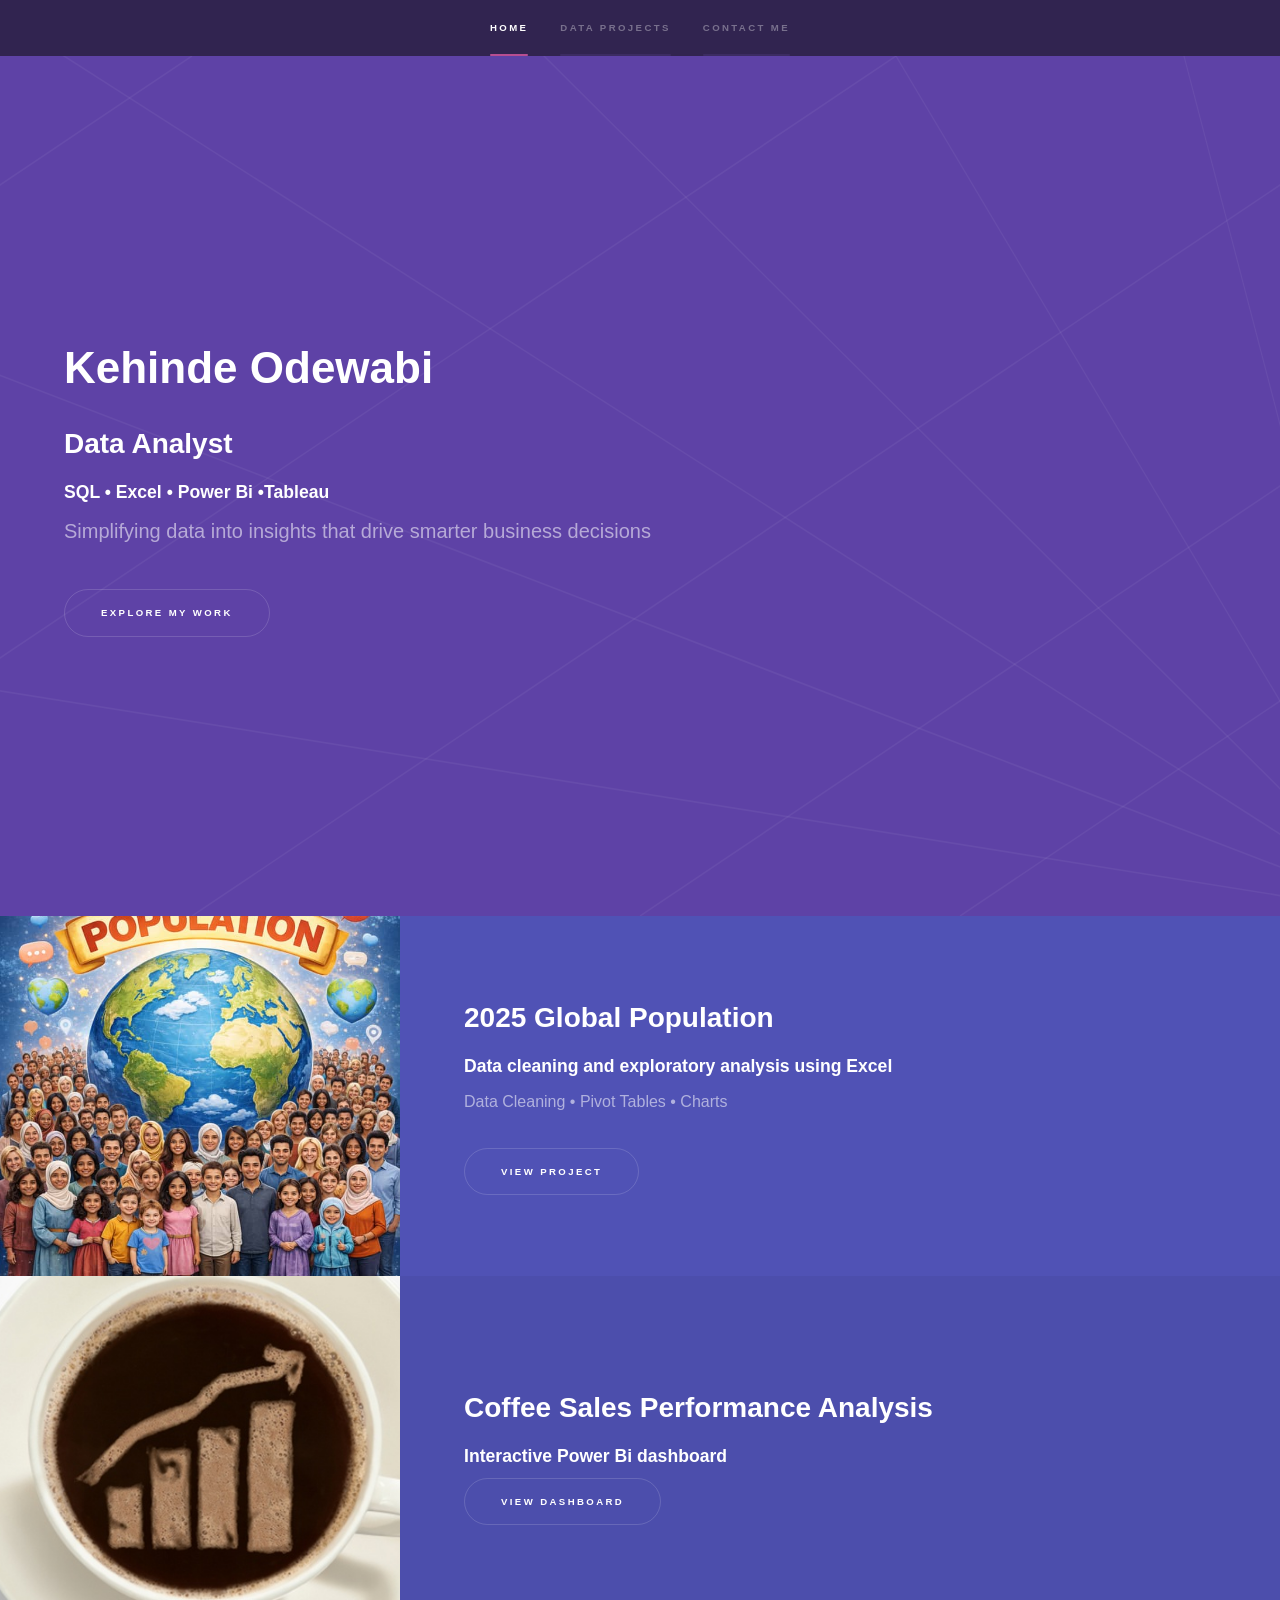
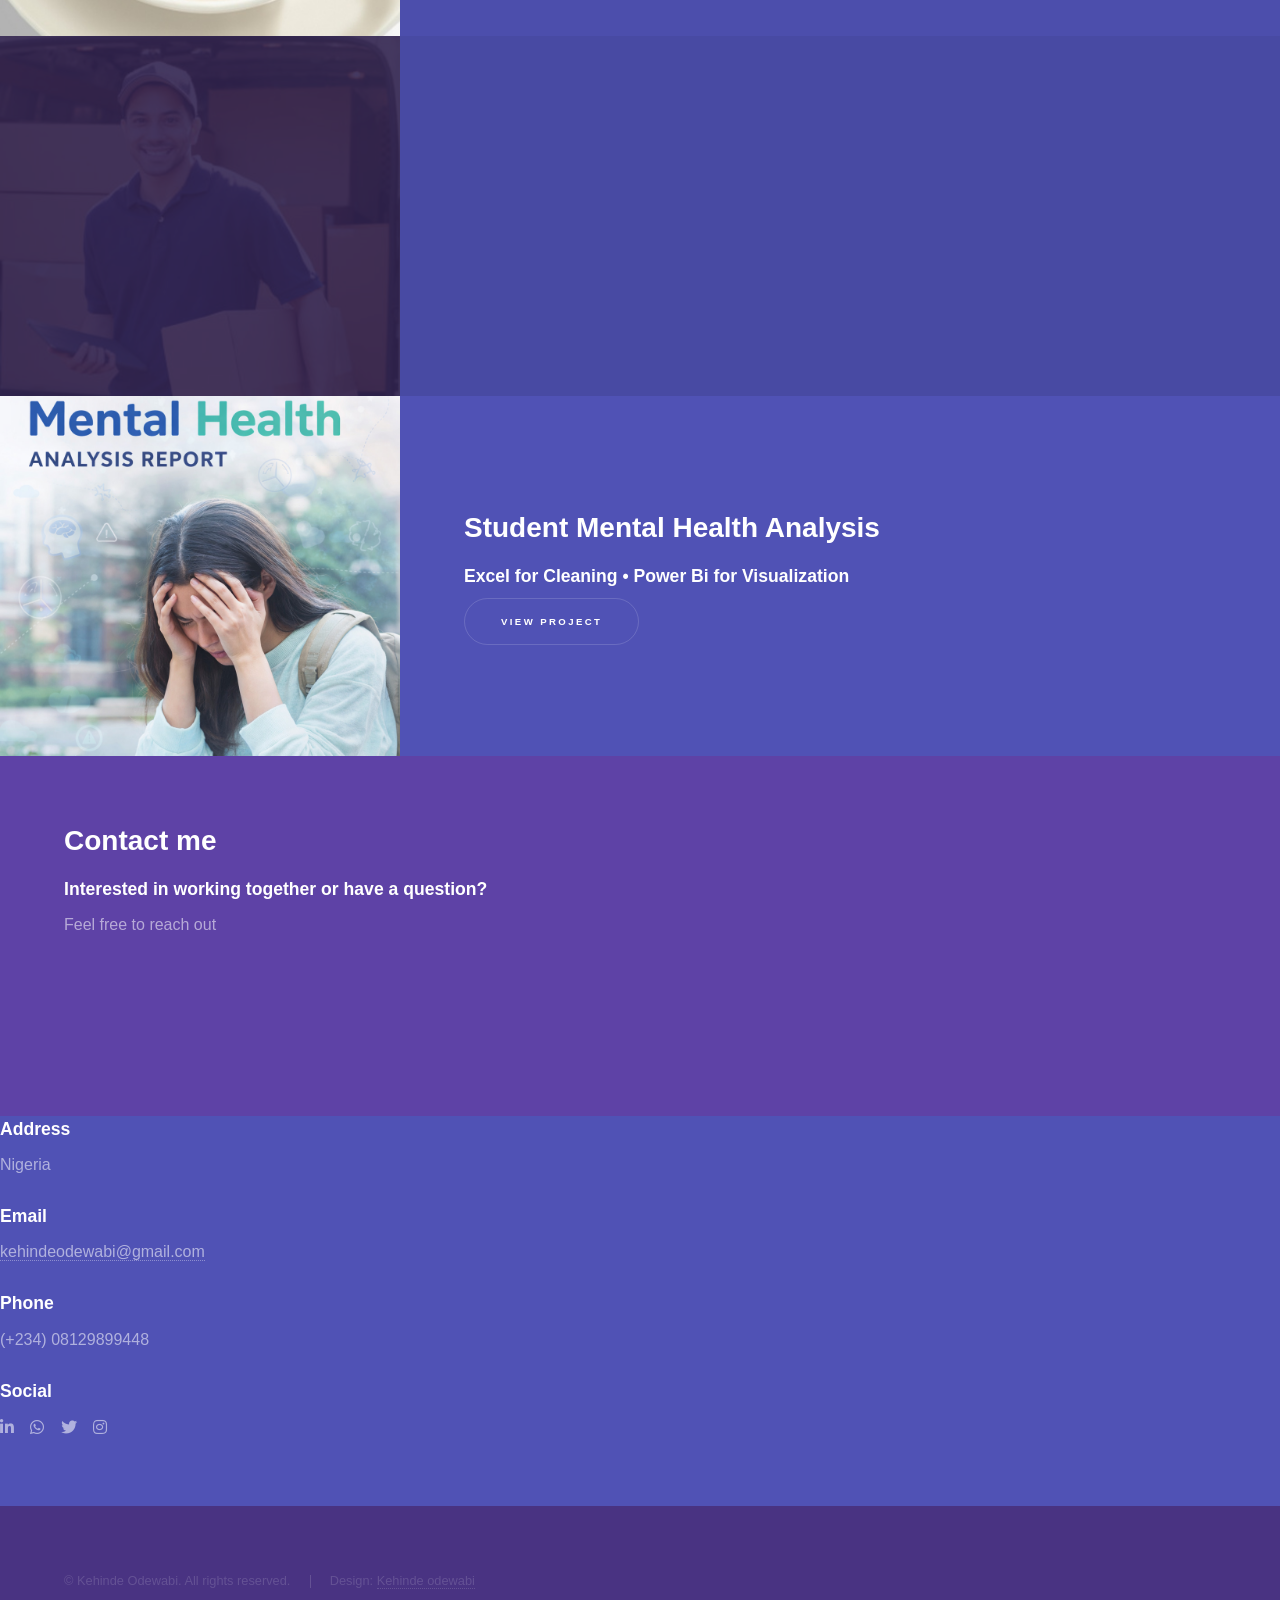
<file: Kehinde_odewabi portfolio/index.html>
<!DOCTYPE HTML>
<!--
	Hyperspace by HTML5 UP
	html5up.net | @ajlkn
	Free for personal and commercial use under the CCA 3.0 license (html5up.net/license)
-->
<html>

<head>
    <title>Kehinde Odewabi's Portfolio</title>
    <meta charset="utf-8" />
    <meta name="viewport" content="width=device-width, initial-scale=1, user-scalable=no" />
    <link rel="stylesheet" href="assets/css/main.css" />
    <noscript>
        <link rel="stylesheet" href="assets/css/noscript.css" />
    </noscript>
</head>

<body class="is-preload">

    <!-- Sidebar -->
    <section id="sidebar">
        <div class="inner">
            <nav>
                <ul>
                    <li><a href="#intro">Home</a></li>
                    <li><a href="#one">Data Projects</a></li>
                    <li><a href="#three">Contact me</a></li>
                </ul>
            </nav>
        </div>
    </section>

    <!-- Wrapper -->
    <div id="wrapper">

        <!-- Intro -->
        <section id="intro" class="wrapper style1 fullscreen fade-up">
            <div class="inner">
                <h1>Kehinde Odewabi</h1>
                <h2>Data Analyst</h2>
                <h3>SQL • Excel • Power Bi •Tableau</h3>
                <p>Simplifying data into insights that drive smarter business decisions </p>
                <ul class="actions">
                    <li><a href="#one" class="button scrolly">Explore my work</a></li>
                </ul>
            </div>
        </section>

        <!-- One -->
        <section id="one" class="wrapper style2 spotlights">
            <section>
                <a href="https://cutt.ly/ktzBL9K7" class="image"><img src="images/try_population.jpeg" alt="" data-position="center center" /></a>
                <div class="content">
                    <div class="inner">
                        <h2>2025  Global Population</h2>
                        <h3> Data cleaning and exploratory analysis using Excel</h3>
                        <p>Data Cleaning • Pivot Tables • Charts</p>
                        <ul class="actions">
                            <li><a href="https://cutt.ly/ktzBL9K7" class="button">View Project</a></li>
                        </ul>
                    </div>
                </div>
            </section>
            <section>
                <a href="https://drive.google.com/drive/folders/1o4EvAWlaIQkeFzUiBqbyzySp6WCxIpk5" class="image"><img src="images/use_coffee.jpeg" alt="" data-position="top center" /></a>
                <div class="content">
                    <div class="inner">
                        <h2>Coffee Sales Performance Analysis</h2>
                        <h3>Interactive Power Bi dashboard</h3>
                        <ul class="actions">
                            <li><a href="https://drive.google.com/drive/folders/1o4EvAWlaIQkeFzUiBqbyzySp6WCxIpk5" class="button">View Dashboard</a></li>
                        </ul>
                    </div>
                </div>
            </section>
            <section>
                <a href="https://public.tableau.com/app/profile/kehinde.odewabi/viz/DeliveryLogisticsPerformanceAnalysis/Summary" class="image"><img src="images/delivery.jpg" alt="" data-position="25% 25%" /></a>
                <div class="content">
                    <div class="inner">
                        <h2>Delivery Logistics Performance Analysis</h2>
                        <h3>Tableau dashboards and storytelling</h3>
                        <ul class="actions">
                            <li><a href="https://public.tableau.com/app/profile/kehinde.odewabi/viz/DeliveryLogisticsPerformanceAnalysis/Summary" class="button">View Dashboard</a></li>
                        </ul>
                    </div>
                </div>
            </section>
            <section>
                <a href="https://cutt.ly/btm7m0tL" class="image"><img src="images/student.jpg" alt="" data-position="center center" /></a>
                <div class="content">
                    <div class="inner">
                        <h2>Student Mental Health Analysis</h2>
                        <h3> Excel for Cleaning • Power Bi for Visualization</h3>
                        <ul class="actions">
                            <li><a href="https://cutt.ly/btm7m0tL" class="button">View Project</a></li>
                        </ul>
                    </div>
                </div>
            </section>




        <!-- Three -->
        <section id="three" class="wrapper style1 fade-up">
            <div class="inner">
                <h2>Contact me</h2>
                <h3>Interested in working together or have a question?</h3>
                <p>Feel free to reach out</p>
                <div class="split style1">

                    </ul>
                    </form>
        </section>
        <section>
            <ul class="contact">
                <li>
                    <h3>Address</h3>
                    <span>Nigeria</span>
                </li>
                <li>
                    <h3>Email</h3>
                    <a href="mailto:kehindeodewabi@gmail.com">kehindeodewabi@gmail.com</a>
                </li>
                <li>
                    <h3>Phone</h3>
                    <span>(+234) 08129899448</span>
                </li>
                <li>
                    <h3>Social</h3>
                    <ul class="icons">
                        <li><a href="https://www.linkedin.com/in/kehindeodewabi"
                                class="icon brands fa-linkedin-in"><span class="label">LinkedIn</span></a></li>
                        <li><a href="https://wa.link/y3b5z9" class="icon brands fa-whatsapp"><span
                                    class="label">Whatsapp</span></a></li>
                        <li><a href="https://x.com/Kennykingtweets" class="icon brands fa-twitter"><span
                                    class="label">Twitter</span></a></li>

                </li>
                <li><a href="https://www.instagram.com/kennyking_odewabi7?igsh=azUzNTcyc3lxaGw5"
                        class="icon brands fa-instagram"><span class="label">Instagram</span></a>
                </li>

            </ul>
            </li>
            </ul>
        </section>
    </div>
    </div>
    </section>

    </div>

    <!-- Footer -->
			<footer id="footer" class="wrapper style1-alt">
				<div class="inner">
					<ul class="menu">
						<li>&copy; Kehinde Odewabi. All rights reserved.</li><li>Design: <a href="https://www.linkedin.com/in/kehindeodewabi">Kehinde odewabi</a></li>
					</ul>
				</div>
			</footer>





    <!-- Scripts -->
    <script src="assets/js/jquery.min.js"></script>
    <script src="assets/js/jquery.scrollex.min.js"></script>
    <script src="assets/js/jquery.scrolly.min.js"></script>
    <script src="assets/js/browser.min.js"></script>
    <script src="assets/js/breakpoints.min.js"></script>
    <script src="assets/js/util.js"></script>
    <script src="assets/js/main.js"></script>

</body>

</html>
</file>
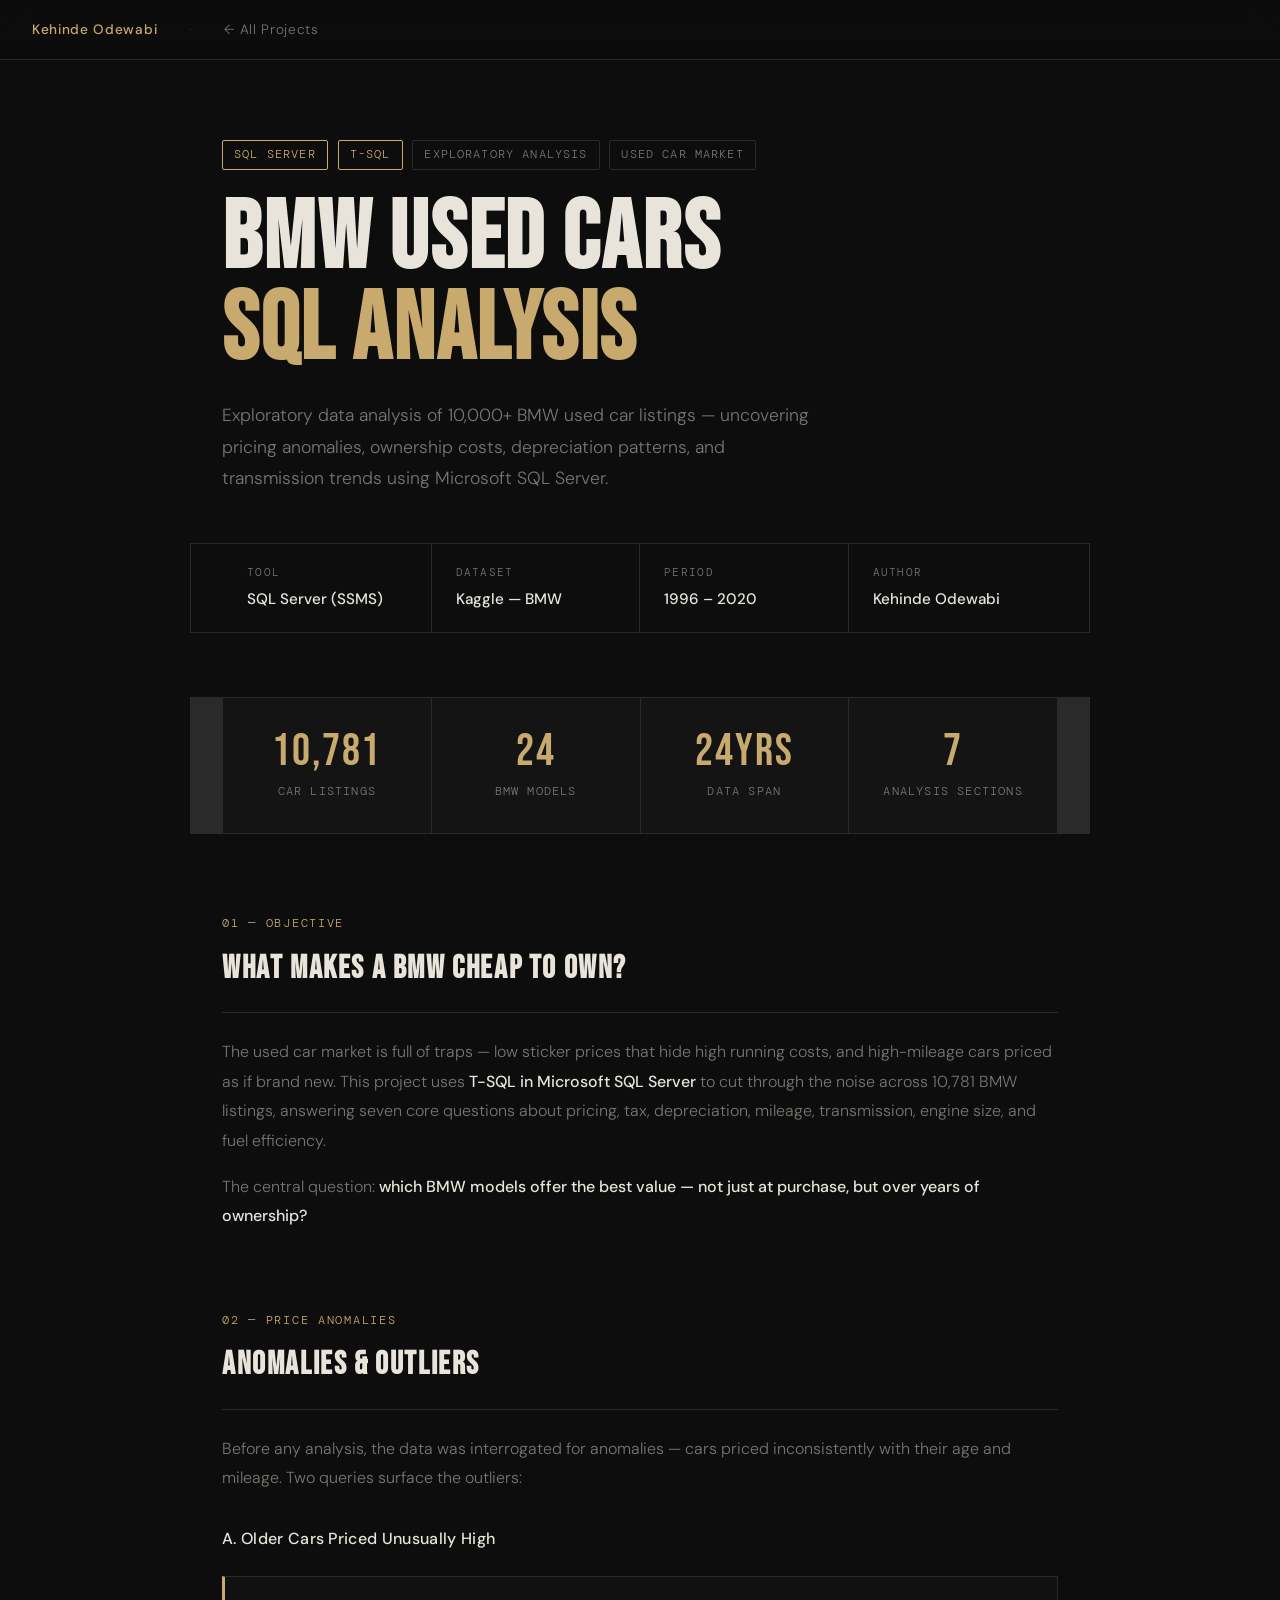
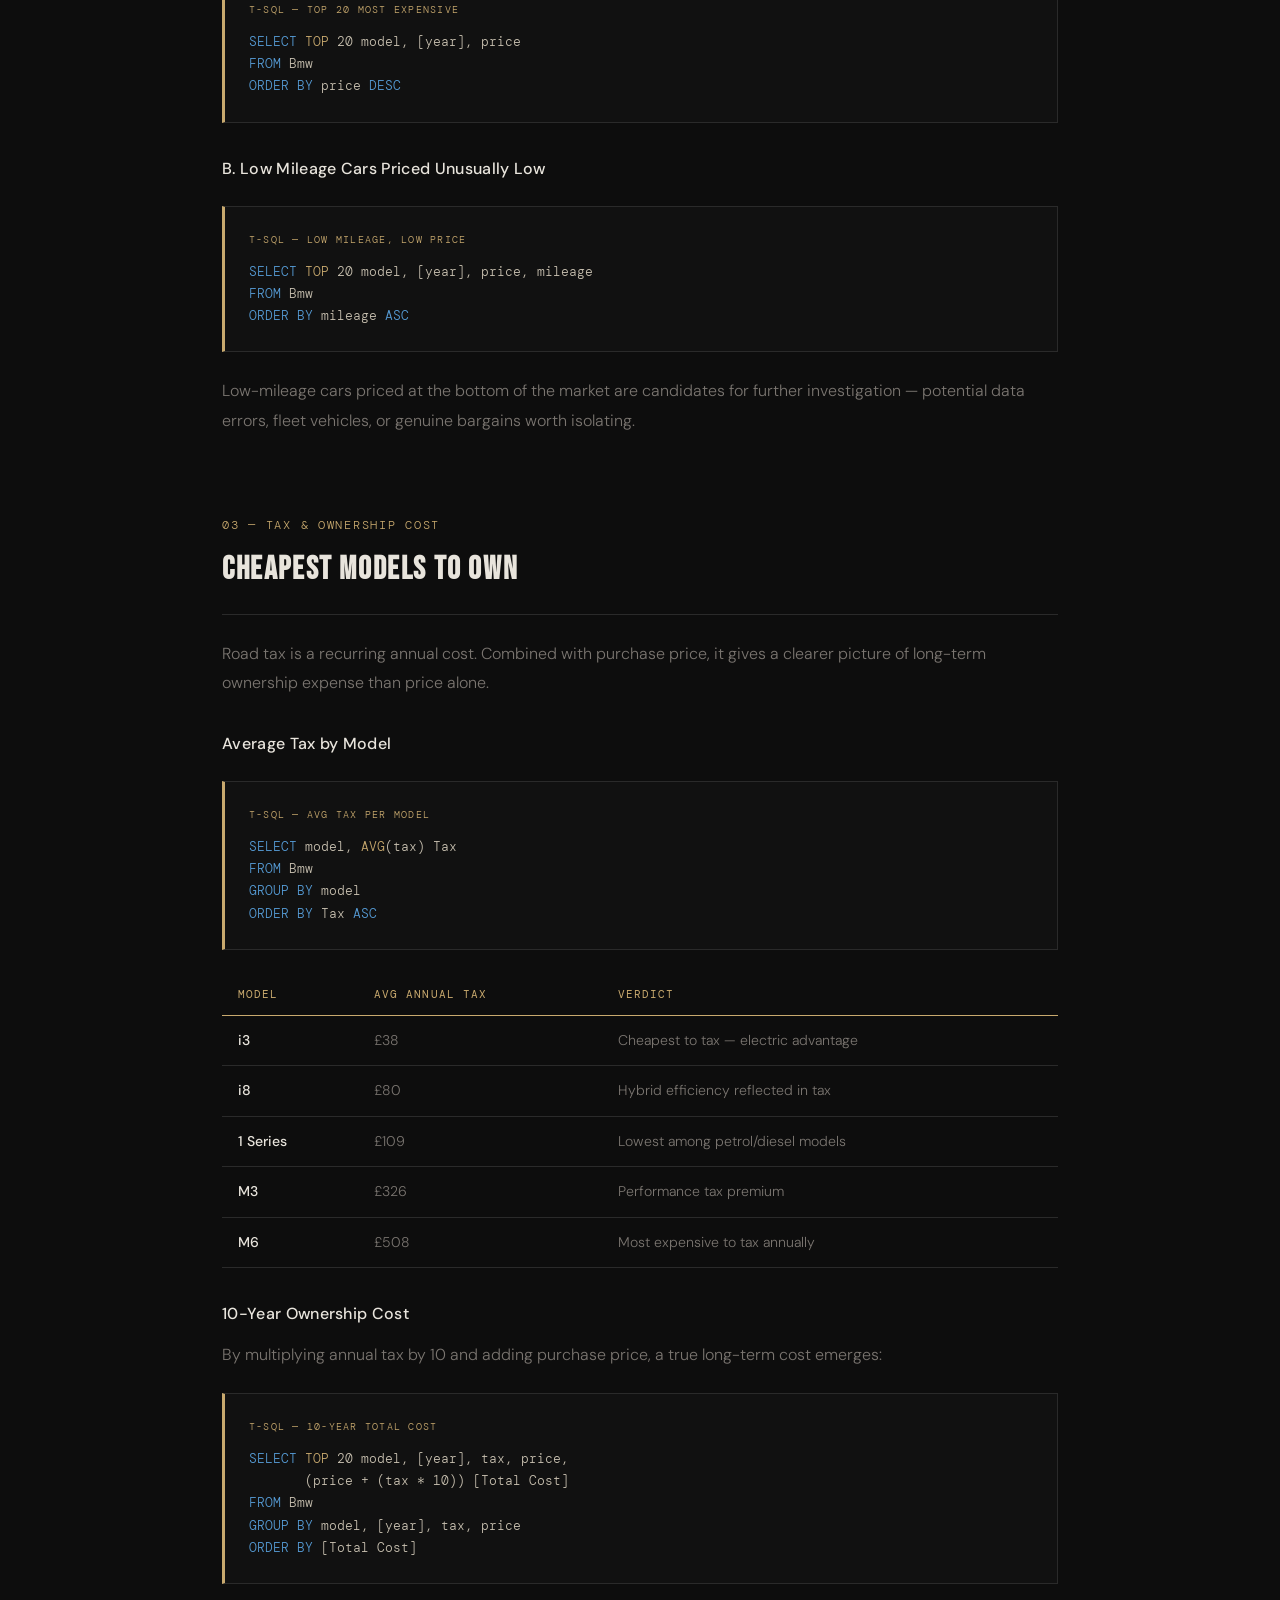
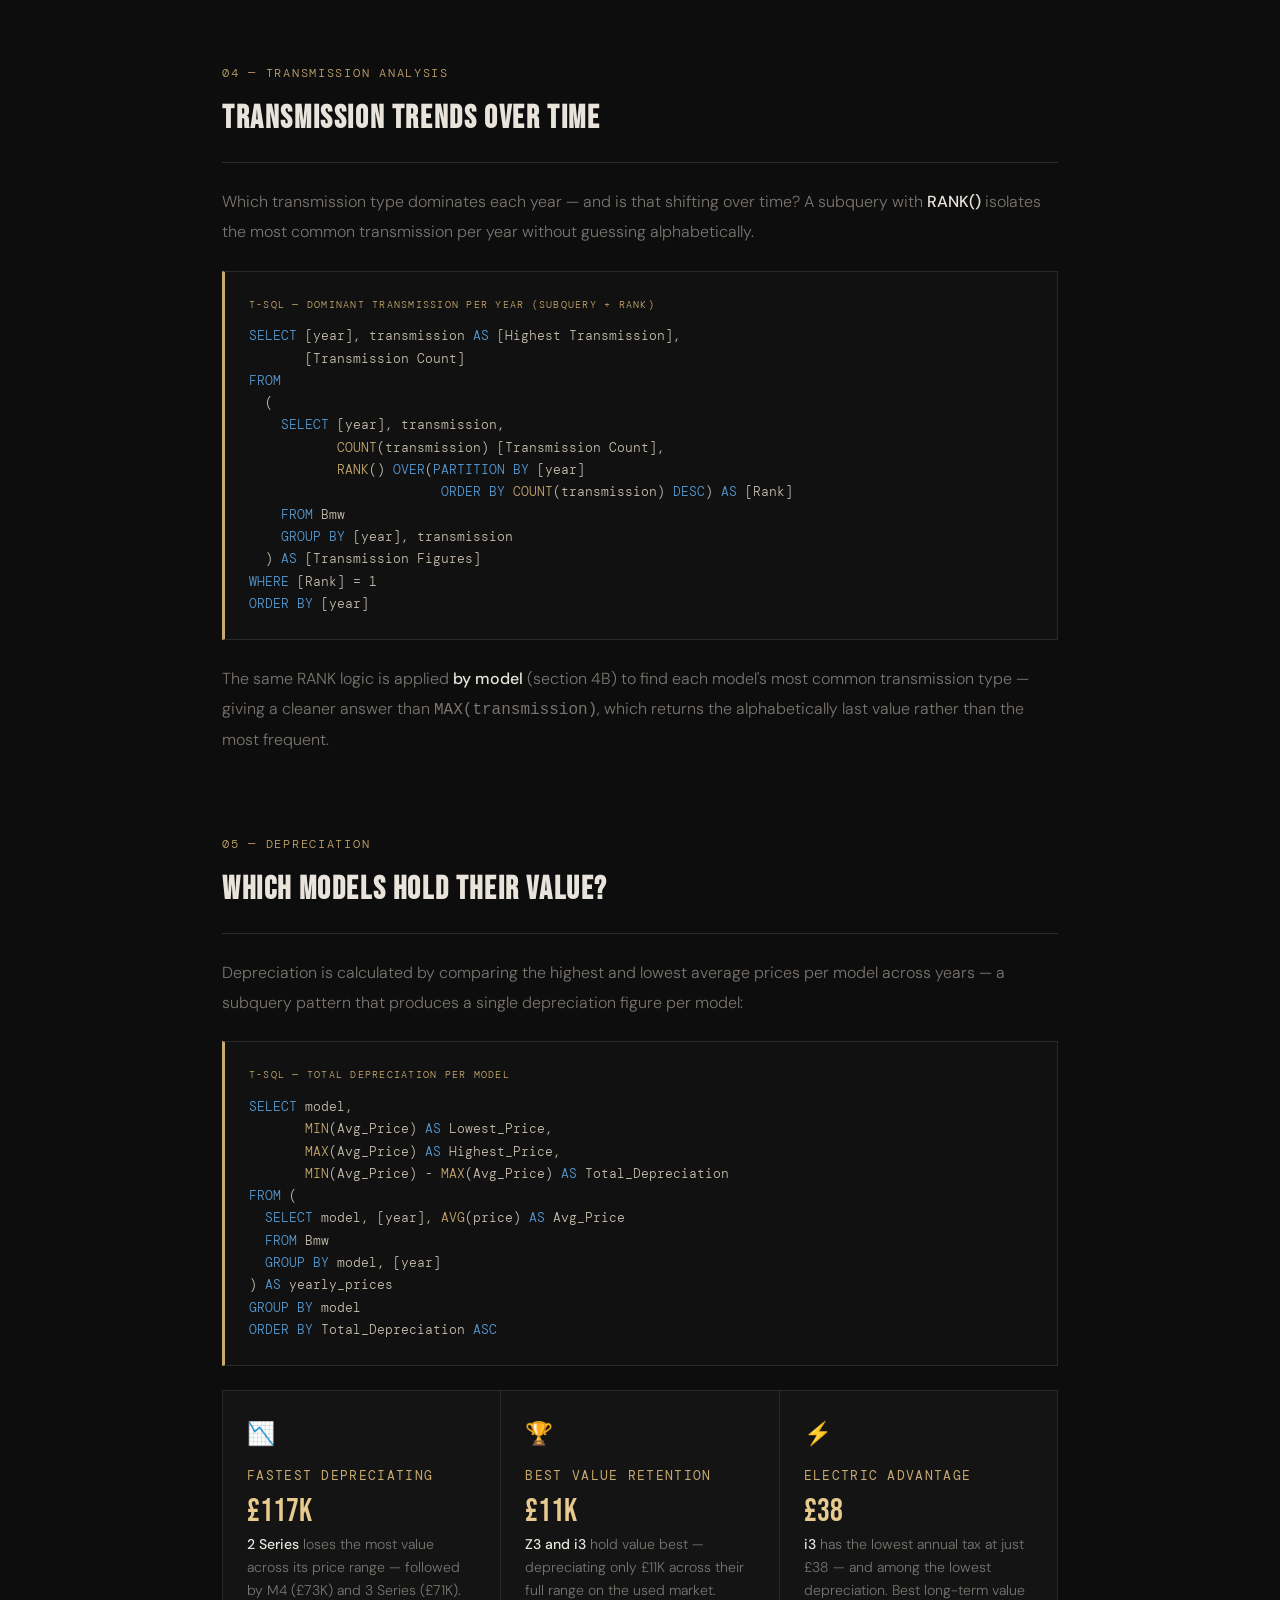
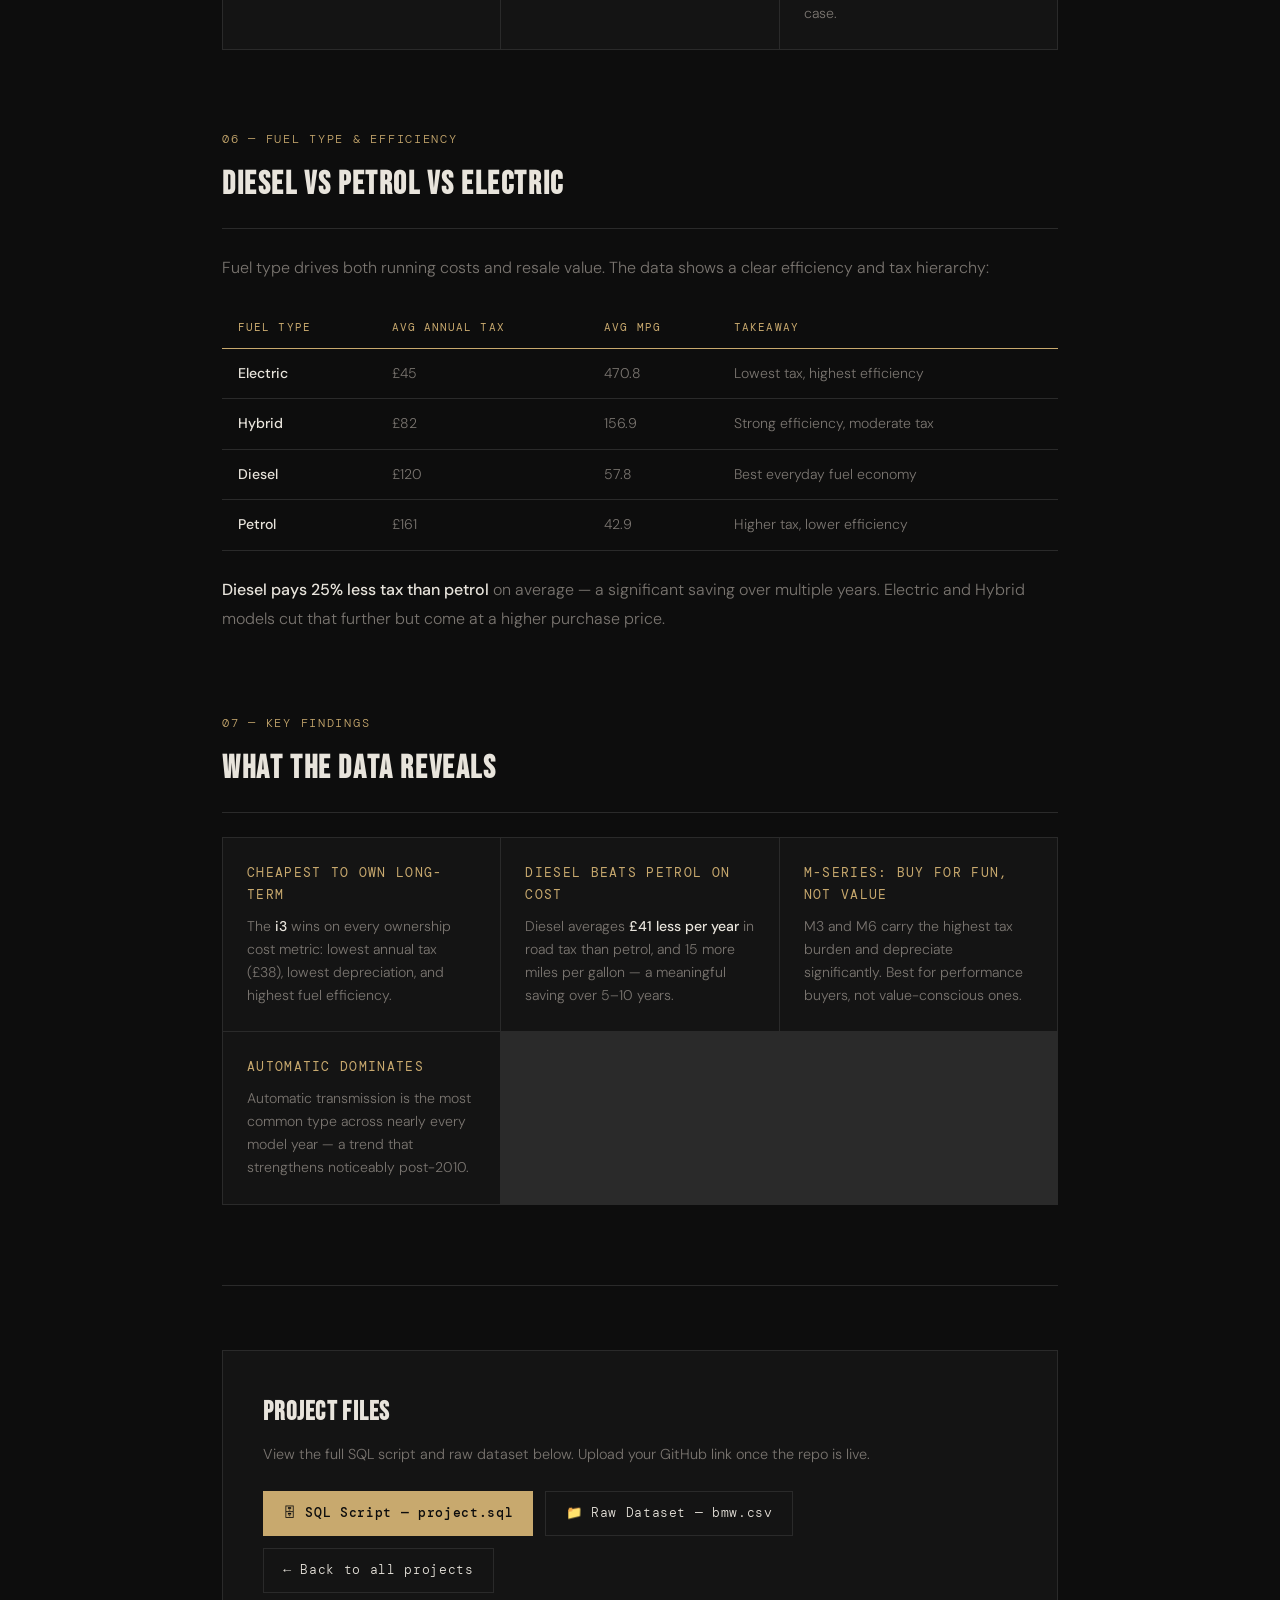
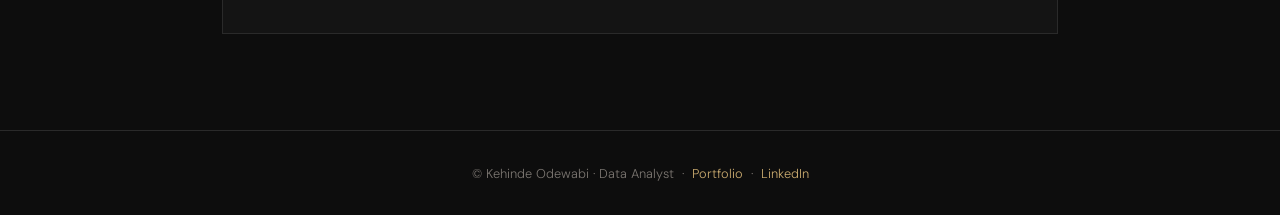
<file: bmw-analysis.html>
<!DOCTYPE html>
<html lang="en">
<head>
  <meta charset="UTF-8" />
  <meta name="viewport" content="width=device-width, initial-scale=1.0" />
  <title>BMW Used Cars — SQL Analysis · Kehinde Odewabi</title>
  <link rel="preconnect" href="https://fonts.googleapis.com" />
  <link rel="preconnect" href="https://fonts.gstatic.com" crossorigin />
  <link href="https://fonts.googleapis.com/css2?family=Bebas+Neue&family=DM+Sans:ital,opsz,wght@0,9..40,300;0,9..40,400;0,9..40,500;1,9..40,300&family=DM+Mono:wght@400;500&display=swap" rel="stylesheet" />

  <style>
    *, *::before, *::after { box-sizing: border-box; margin: 0; padding: 0; }

    :root {
      --bg: #0d0d0d;
      --surface: #141414;
      --surface2: #1a1a1a;
      --border: #2a2a2a;
      --accent: #c8a96e;
      --accent2: #e8c98e;
      --text: #e8e4dc;
      --muted: #7a7570;
      --code-bg: #111;
    }

    html { scroll-behavior: smooth; }

    body {
      background: var(--bg);
      color: var(--text);
      font-family: 'DM Sans', sans-serif;
      font-size: 16px;
      line-height: 1.7;
      font-weight: 300;
    }

    /* NAV */
    nav {
      position: sticky;
      top: 0;
      z-index: 100;
      background: rgba(13,13,13,0.92);
      backdrop-filter: blur(12px);
      border-bottom: 1px solid var(--border);
      padding: 1rem 2rem;
      display: flex;
      align-items: center;
      gap: 2rem;
    }
    nav a {
      color: var(--muted);
      text-decoration: none;
      font-size: 0.85rem;
      letter-spacing: 0.05em;
      transition: color 0.2s;
    }
    nav a:first-child { color: var(--accent); font-weight: 500; }
    nav a:hover { color: var(--text); }
    nav span { color: var(--border); }

    /* HERO */
    .hero {
      padding: 5rem 2rem 3rem;
      max-width: 900px;
      margin: 0 auto;
      animation: fadeUp 0.7s ease both;
    }
    .hero-tags {
      display: flex;
      gap: 0.6rem;
      margin-bottom: 1.5rem;
      flex-wrap: wrap;
    }
    .tag {
      font-size: 0.72rem;
      font-family: 'DM Mono', monospace;
      letter-spacing: 0.1em;
      text-transform: uppercase;
      color: var(--accent);
      border: 1px solid var(--accent);
      padding: 0.25rem 0.7rem;
      border-radius: 2px;
    }
    .tag.muted {
      color: var(--muted);
      border-color: var(--border);
    }
    .hero h1 {
      font-family: 'Bebas Neue', sans-serif;
      font-size: clamp(3rem, 8vw, 6rem);
      line-height: 0.95;
      letter-spacing: 0.02em;
      color: var(--text);
      margin-bottom: 1.5rem;
    }
    .hero h1 em {
      font-style: normal;
      color: var(--accent);
    }
    .hero p {
      font-size: 1.1rem;
      color: var(--muted);
      max-width: 600px;
      line-height: 1.8;
    }

    /* META STRIP */
    .meta-strip {
      max-width: 900px;
      margin: 0 auto 4rem;
      padding: 0 2rem;
      display: grid;
      grid-template-columns: repeat(auto-fit, minmax(140px, 1fr));
      gap: 0;
      border: 1px solid var(--border);
      animation: fadeUp 0.7s 0.1s ease both;
    }
    .meta-item {
      padding: 1.2rem 1.5rem;
      border-right: 1px solid var(--border);
    }
    .meta-item:last-child { border-right: none; }
    .meta-label {
      font-size: 0.68rem;
      font-family: 'DM Mono', monospace;
      text-transform: uppercase;
      letter-spacing: 0.12em;
      color: var(--muted);
      margin-bottom: 0.3rem;
    }
    .meta-value {
      font-size: 0.95rem;
      font-weight: 500;
      color: var(--text);
    }

    /* STATS ROW */
    .stats-row {
      max-width: 900px;
      margin: 0 auto 5rem;
      padding: 0 2rem;
      display: grid;
      grid-template-columns: repeat(auto-fit, minmax(180px, 1fr));
      gap: 1px;
      background: var(--border);
      border: 1px solid var(--border);
      animation: fadeUp 0.7s 0.2s ease both;
    }
    .stat-box {
      background: var(--surface);
      padding: 2rem 1.5rem;
      text-align: center;
    }
    .stat-number {
      font-family: 'Bebas Neue', sans-serif;
      font-size: 2.8rem;
      color: var(--accent);
      letter-spacing: 0.04em;
      line-height: 1;
      margin-bottom: 0.4rem;
    }
    .stat-label {
      font-size: 0.75rem;
      font-family: 'DM Mono', monospace;
      text-transform: uppercase;
      letter-spacing: 0.1em;
      color: var(--muted);
    }

    /* MAIN CONTENT */
    .content {
      max-width: 900px;
      margin: 0 auto;
      padding: 0 2rem 6rem;
    }

    /* SECTION */
    .section {
      margin-bottom: 5rem;
      animation: fadeUp 0.6s ease both;
    }
    .section-number {
      font-family: 'DM Mono', monospace;
      font-size: 0.72rem;
      letter-spacing: 0.15em;
      color: var(--accent);
      text-transform: uppercase;
      margin-bottom: 0.5rem;
    }
    .section h2 {
      font-family: 'Bebas Neue', sans-serif;
      font-size: 2rem;
      letter-spacing: 0.05em;
      color: var(--text);
      margin-bottom: 1.5rem;
      border-bottom: 1px solid var(--border);
      padding-bottom: 1rem;
    }
    .section h3 {
      font-size: 1rem;
      font-weight: 500;
      color: var(--text);
      margin: 2rem 0 0.75rem;
      letter-spacing: 0.02em;
    }
    .section p {
      color: var(--muted);
      margin-bottom: 1rem;
      line-height: 1.85;
    }
    .section p strong {
      color: var(--text);
      font-weight: 500;
    }

    /* CODE BLOCK */
    .code-block {
      background: var(--code-bg);
      border: 1px solid var(--border);
      border-left: 3px solid var(--accent);
      padding: 1.5rem;
      margin: 1.5rem 0;
      overflow-x: auto;
    }
    .code-label {
      font-family: 'DM Mono', monospace;
      font-size: 0.65rem;
      text-transform: uppercase;
      letter-spacing: 0.12em;
      color: var(--accent);
      margin-bottom: 0.75rem;
    }
    pre {
      font-family: 'DM Mono', monospace;
      font-size: 0.82rem;
      line-height: 1.7;
      color: #c8c0b0;
      white-space: pre;
    }
    .kw  { color: #569cd6; }
    .fn  { color: #c8a96e; }
    .str { color: #ce9178; }
    .cm  { color: #4a4a4a; font-style: italic; }
    .br  { color: #9cdcfe; }

    /* FINDINGS TABLE */
    .findings-table {
      width: 100%;
      border-collapse: collapse;
      margin: 1.5rem 0;
      font-size: 0.88rem;
    }
    .findings-table th {
      text-align: left;
      font-family: 'DM Mono', monospace;
      font-size: 0.68rem;
      text-transform: uppercase;
      letter-spacing: 0.1em;
      color: var(--accent);
      padding: 0.7rem 1rem;
      border-bottom: 1px solid var(--accent);
      font-weight: 400;
    }
    .findings-table td {
      padding: 0.8rem 1rem;
      border-bottom: 1px solid var(--border);
      color: var(--muted);
      vertical-align: top;
    }
    .findings-table td:first-child {
      color: var(--text);
      font-weight: 500;
      white-space: nowrap;
    }
    .findings-table tr:hover td { background: var(--surface2); }

    /* INSIGHT CARDS */
    .insight-grid {
      display: grid;
      grid-template-columns: repeat(auto-fit, minmax(260px, 1fr));
      gap: 1px;
      background: var(--border);
      border: 1px solid var(--border);
      margin: 1.5rem 0;
    }
    .insight-card {
      background: var(--surface);
      padding: 1.5rem;
    }
    .insight-icon {
      font-size: 1.4rem;
      margin-bottom: 0.75rem;
    }
    .insight-card h4 {
      font-size: 0.82rem;
      font-family: 'DM Mono', monospace;
      text-transform: uppercase;
      letter-spacing: 0.1em;
      color: var(--accent);
      margin-bottom: 0.5rem;
      font-weight: 400;
    }
    .insight-card p {
      font-size: 0.88rem;
      color: var(--muted);
      line-height: 1.65;
      margin: 0;
    }
    .insight-card .big-num {
      font-family: 'Bebas Neue', sans-serif;
      font-size: 2rem;
      color: var(--accent2);
      line-height: 1;
      margin-bottom: 0.3rem;
    }

    /* FILES */
    .files-section {
      background: var(--surface);
      border: 1px solid var(--border);
      padding: 2.5rem;
      margin-top: 4rem;
    }
    .files-section h2 {
      font-family: 'Bebas Neue', sans-serif;
      font-size: 1.6rem;
      letter-spacing: 0.05em;
      margin-bottom: 0.5rem;
    }
    .files-section p {
      color: var(--muted);
      font-size: 0.9rem;
      margin-bottom: 1.5rem;
    }
    .file-links {
      display: flex;
      flex-wrap: wrap;
      gap: 0.75rem;
    }
    .file-link {
      display: inline-flex;
      align-items: center;
      gap: 0.5rem;
      padding: 0.65rem 1.2rem;
      border: 1px solid var(--border);
      color: var(--text);
      text-decoration: none;
      font-size: 0.82rem;
      font-family: 'DM Mono', monospace;
      letter-spacing: 0.05em;
      transition: all 0.2s;
    }
    .file-link:hover {
      border-color: var(--accent);
      color: var(--accent);
      background: rgba(200,169,110,0.05);
    }
    .file-link.primary {
      background: var(--accent);
      color: #0d0d0d;
      border-color: var(--accent);
      font-weight: 500;
    }
    .file-link.primary:hover {
      background: var(--accent2);
      border-color: var(--accent2);
      color: #0d0d0d;
    }

    /* FOOTER */
    footer {
      text-align: center;
      padding: 2rem;
      border-top: 1px solid var(--border);
      font-size: 0.8rem;
      color: var(--muted);
    }
    footer a { color: var(--accent); text-decoration: none; }

    /* DIVIDER */
    .divider {
      border: none;
      border-top: 1px solid var(--border);
      margin: 3rem 0;
    }

    @keyframes fadeUp {
      from { opacity: 0; transform: translateY(18px); }
      to   { opacity: 1; transform: translateY(0); }
    }

    @media (max-width: 600px) {
      .meta-strip { grid-template-columns: 1fr 1fr; }
      .meta-item { border-right: none; border-bottom: 1px solid var(--border); }
      nav { padding: 0.85rem 1rem; }
      .hero, .content { padding-left: 1rem; padding-right: 1rem; }
      .meta-strip, .stats-row { margin-left: 1rem; margin-right: 1rem; }
    }
  </style>
</head>
<body>

  <nav>
    <a href="https://kehindeodewabi.github.io/portfolio/index.html">Kehinde Odewabi</a>
    <span>·</span>
    <a href="https://kehindeodewabi.github.io/portfolio/index.html">← All Projects</a>
  </nav>

  <div class="hero">
    <div class="hero-tags">
      <span class="tag">SQL Server</span>
      <span class="tag">T-SQL</span>
      <span class="tag muted">Exploratory Analysis</span>
      <span class="tag muted">Used Car Market</span>
    </div>
    <h1>BMW Used Cars<br /><em>SQL Analysis</em></h1>
    <p>Exploratory data analysis of 10,000+ BMW used car listings — uncovering pricing anomalies, ownership costs, depreciation patterns, and transmission trends using Microsoft SQL Server.</p>
  </div>

  <div class="meta-strip">
    <div class="meta-item">
      <div class="meta-label">Tool</div>
      <div class="meta-value">SQL Server (SSMS)</div>
    </div>
    <div class="meta-item">
      <div class="meta-label">Dataset</div>
      <div class="meta-value">Kaggle — BMW</div>
    </div>
    <div class="meta-item">
      <div class="meta-label">Period</div>
      <div class="meta-value">1996 – 2020</div>
    </div>
    <div class="meta-item">
      <div class="meta-label">Author</div>
      <div class="meta-value">Kehinde Odewabi</div>
    </div>
  </div>

  <div class="stats-row">
    <div class="stat-box">
      <div class="stat-number">10,781</div>
      <div class="stat-label">Car Listings</div>
    </div>
    <div class="stat-box">
      <div class="stat-number">24</div>
      <div class="stat-label">BMW Models</div>
    </div>
    <div class="stat-box">
      <div class="stat-number">24yrs</div>
      <div class="stat-label">Data Span</div>
    </div>
    <div class="stat-box">
      <div class="stat-number">7</div>
      <div class="stat-label">Analysis Sections</div>
    </div>
  </div>

  <div class="content">

    <!-- SECTION 1 -->
    <div class="section">
      <div class="section-number">01 — Objective</div>
      <h2>What Makes a BMW Cheap to Own?</h2>
      <p>The used car market is full of traps — low sticker prices that hide high running costs, and high-mileage cars priced as if brand new. This project uses <strong>T-SQL in Microsoft SQL Server</strong> to cut through the noise across 10,781 BMW listings, answering seven core questions about pricing, tax, depreciation, mileage, transmission, engine size, and fuel efficiency.</p>
      <p>The central question: <strong>which BMW models offer the best value — not just at purchase, but over years of ownership?</strong></p>
    </div>

    <!-- SECTION 2 -->
    <div class="section">
      <div class="section-number">02 — Price Anomalies</div>
      <h2>Anomalies & Outliers</h2>
      <p>Before any analysis, the data was interrogated for anomalies — cars priced inconsistently with their age and mileage. Two queries surface the outliers:</p>

      <h3>A. Older Cars Priced Unusually High</h3>
      <div class="code-block">
        <div class="code-label">T-SQL — Top 20 Most Expensive</div>
        <pre><span class="kw">SELECT</span> <span class="fn">TOP</span> 20 model, [year], price
<span class="kw">FROM</span> Bmw
<span class="kw">ORDER BY</span> price <span class="kw">DESC</span></pre>
      </div>

      <h3>B. Low Mileage Cars Priced Unusually Low</h3>
      <div class="code-block">
        <div class="code-label">T-SQL — Low Mileage, Low Price</div>
        <pre><span class="kw">SELECT</span> <span class="fn">TOP</span> 20 model, [year], price, mileage
<span class="kw">FROM</span> Bmw
<span class="kw">ORDER BY</span> mileage <span class="kw">ASC</span></pre>
      </div>
      <p>Low-mileage cars priced at the bottom of the market are candidates for further investigation — potential data errors, fleet vehicles, or genuine bargains worth isolating.</p>
    </div>

    <!-- SECTION 3 -->
    <div class="section">
      <div class="section-number">03 — Tax & Ownership Cost</div>
      <h2>Cheapest Models to Own</h2>
      <p>Road tax is a recurring annual cost. Combined with purchase price, it gives a clearer picture of long-term ownership expense than price alone.</p>

      <h3>Average Tax by Model</h3>
      <div class="code-block">
        <div class="code-label">T-SQL — Avg Tax per Model</div>
        <pre><span class="kw">SELECT</span> model, <span class="fn">AVG</span>(tax) Tax
<span class="kw">FROM</span> Bmw
<span class="kw">GROUP BY</span> model
<span class="kw">ORDER BY</span> Tax <span class="kw">ASC</span></pre>
      </div>

      <table class="findings-table">
        <thead>
          <tr><th>Model</th><th>Avg Annual Tax</th><th>Verdict</th></tr>
        </thead>
        <tbody>
          <tr><td>i3</td><td>£38</td><td>Cheapest to tax — electric advantage</td></tr>
          <tr><td>i8</td><td>£80</td><td>Hybrid efficiency reflected in tax</td></tr>
          <tr><td>1 Series</td><td>£109</td><td>Lowest among petrol/diesel models</td></tr>
          <tr><td>M3</td><td>£326</td><td>Performance tax premium</td></tr>
          <tr><td>M6</td><td>£508</td><td>Most expensive to tax annually</td></tr>
        </tbody>
      </table>

      <h3>10-Year Ownership Cost</h3>
      <p>By multiplying annual tax by 10 and adding purchase price, a true long-term cost emerges:</p>
      <div class="code-block">
        <div class="code-label">T-SQL — 10-Year Total Cost</div>
        <pre><span class="kw">SELECT</span> <span class="fn">TOP</span> 20 model, [year], tax, price,
       (price + (tax * 10)) [Total Cost]
<span class="kw">FROM</span> Bmw
<span class="kw">GROUP BY</span> model, [year], tax, price
<span class="kw">ORDER BY</span> [Total Cost]</pre>
      </div>
    </div>

    <!-- SECTION 4 -->
    <div class="section">
      <div class="section-number">04 — Transmission Analysis</div>
      <h2>Transmission Trends Over Time</h2>
      <p>Which transmission type dominates each year — and is that shifting over time? A subquery with <strong>RANK()</strong> isolates the most common transmission per year without guessing alphabetically.</p>

      <div class="code-block">
        <div class="code-label">T-SQL — Dominant Transmission Per Year (Subquery + RANK)</div>
        <pre><span class="kw">SELECT</span> [year], transmission <span class="kw">AS</span> [Highest Transmission],
       [Transmission Count]
<span class="kw">FROM</span>
  (
    <span class="kw">SELECT</span> [year], transmission,
           <span class="fn">COUNT</span>(transmission) [Transmission Count],
           <span class="fn">RANK</span>() <span class="kw">OVER</span>(<span class="kw">PARTITION BY</span> [year]
                        <span class="kw">ORDER BY</span> <span class="fn">COUNT</span>(transmission) <span class="kw">DESC</span>) <span class="kw">AS</span> [Rank]
    <span class="kw">FROM</span> Bmw
    <span class="kw">GROUP BY</span> [year], transmission
  ) <span class="kw">AS</span> [Transmission Figures]
<span class="kw">WHERE</span> [Rank] = 1
<span class="kw">ORDER BY</span> [year]</pre>
      </div>
      <p>The same RANK logic is applied <strong>by model</strong> (section 4B) to find each model's most common transmission type — giving a cleaner answer than <code>MAX(transmission)</code>, which returns the alphabetically last value rather than the most frequent.</p>
    </div>

    <!-- SECTION 5 -->
    <div class="section">
      <div class="section-number">05 — Depreciation</div>
      <h2>Which Models Hold Their Value?</h2>
      <p>Depreciation is calculated by comparing the highest and lowest average prices per model across years — a subquery pattern that produces a single depreciation figure per model:</p>

      <div class="code-block">
        <div class="code-label">T-SQL — Total Depreciation Per Model</div>
        <pre><span class="kw">SELECT</span> model,
       <span class="fn">MIN</span>(Avg_Price) <span class="kw">AS</span> Lowest_Price,
       <span class="fn">MAX</span>(Avg_Price) <span class="kw">AS</span> Highest_Price,
       <span class="fn">MIN</span>(Avg_Price) - <span class="fn">MAX</span>(Avg_Price) <span class="kw">AS</span> Total_Depreciation
<span class="kw">FROM</span> (
  <span class="kw">SELECT</span> model, [year], <span class="fn">AVG</span>(price) <span class="kw">AS</span> Avg_Price
  <span class="kw">FROM</span> Bmw
  <span class="kw">GROUP BY</span> model, [year]
) <span class="kw">AS</span> yearly_prices
<span class="kw">GROUP BY</span> model
<span class="kw">ORDER BY</span> Total_Depreciation <span class="kw">ASC</span></pre>
      </div>

      <div class="insight-grid">
        <div class="insight-card">
          <div class="insight-icon">📉</div>
          <h4>Fastest Depreciating</h4>
          <div class="big-num">£117K</div>
          <p><strong>2 Series</strong> loses the most value across its price range — followed by M4 (£73K) and 3 Series (£71K).</p>
        </div>
        <div class="insight-card">
          <div class="insight-icon">🏆</div>
          <h4>Best Value Retention</h4>
          <div class="big-num">£11K</div>
          <p><strong>Z3 and i3</strong> hold value best — depreciating only £11K across their full range on the used market.</p>
        </div>
        <div class="insight-card">
          <div class="insight-icon">⚡</div>
          <h4>Electric Advantage</h4>
          <div class="big-num">£38</div>
          <p><strong>i3</strong> has the lowest annual tax at just £38 — and among the lowest depreciation. Best long-term value case.</p>
        </div>
      </div>
    </div>

    <!-- SECTION 6 -->
    <div class="section">
      <div class="section-number">06 — Fuel Type & Efficiency</div>
      <h2>Diesel vs Petrol vs Electric</h2>
      <p>Fuel type drives both running costs and resale value. The data shows a clear efficiency and tax hierarchy:</p>

      <table class="findings-table">
        <thead>
          <tr><th>Fuel Type</th><th>Avg Annual Tax</th><th>Avg MPG</th><th>Takeaway</th></tr>
        </thead>
        <tbody>
          <tr><td>Electric</td><td>£45</td><td>470.8</td><td>Lowest tax, highest efficiency</td></tr>
          <tr><td>Hybrid</td><td>£82</td><td>156.9</td><td>Strong efficiency, moderate tax</td></tr>
          <tr><td>Diesel</td><td>£120</td><td>57.8</td><td>Best everyday fuel economy</td></tr>
          <tr><td>Petrol</td><td>£161</td><td>42.9</td><td>Higher tax, lower efficiency</td></tr>
        </tbody>
      </table>
      <p><strong>Diesel pays 25% less tax than petrol</strong> on average — a significant saving over multiple years. Electric and Hybrid models cut that further but come at a higher purchase price.</p>
    </div>

    <!-- SECTION 7 -->
    <div class="section">
      <div class="section-number">07 — Key Findings</div>
      <h2>What the Data Reveals</h2>

      <div class="insight-grid">
        <div class="insight-card">
          <h4>Cheapest to Own Long-Term</h4>
          <p>The <strong>i3</strong> wins on every ownership cost metric: lowest annual tax (£38), lowest depreciation, and highest fuel efficiency.</p>
        </div>
        <div class="insight-card">
          <h4>Diesel Beats Petrol on Cost</h4>
          <p>Diesel averages <strong>£41 less per year</strong> in road tax than petrol, and 15 more miles per gallon — a meaningful saving over 5–10 years.</p>
        </div>
        <div class="insight-card">
          <h4>M-Series: Buy for Fun, Not Value</h4>
          <p>M3 and M6 carry the highest tax burden and depreciate significantly. Best for performance buyers, not value-conscious ones.</p>
        </div>
        <div class="insight-card">
          <h4>Automatic Dominates</h4>
          <p>Automatic transmission is the most common type across nearly every model year — a trend that strengthens noticeably post-2010.</p>
        </div>
      </div>
    </div>

    <hr class="divider" />

    <!-- FILES -->
    <div class="files-section">
      <h2>Project Files</h2>
      <p>View the full SQL script and raw dataset below. Upload your GitHub link once the repo is live.</p>
      <div class="file-links">
        <a href="https://github.com/Kehindeodewabi/BMW-SQL-Analysis/blob/main/SQL%20Project/project.sql" class="file-link primary">🗄 SQL Script — project.sql</a>
        <a href="https://github.com/Kehindeodewabi/BMW-SQL-Analysis/tree/main/Raw%20dataset" class="file-link">📁 Raw Dataset — bmw.csv</a>
        <a href="https://kehindeodewabi.github.io/portfolio/index.html" class="file-link">← Back to all projects</a>
      </div>
    </div>

  </div>

  <footer>
    <p>© Kehinde Odewabi · Data Analyst &nbsp;·&nbsp; <a href="https://kehindeodewabi.github.io/portfolio/index.html">Portfolio</a> &nbsp;·&nbsp; <a href="https://www.linkedin.com/in/kehindeodewabi">LinkedIn</a></p>
  </footer>

</body>
</html>
</file>
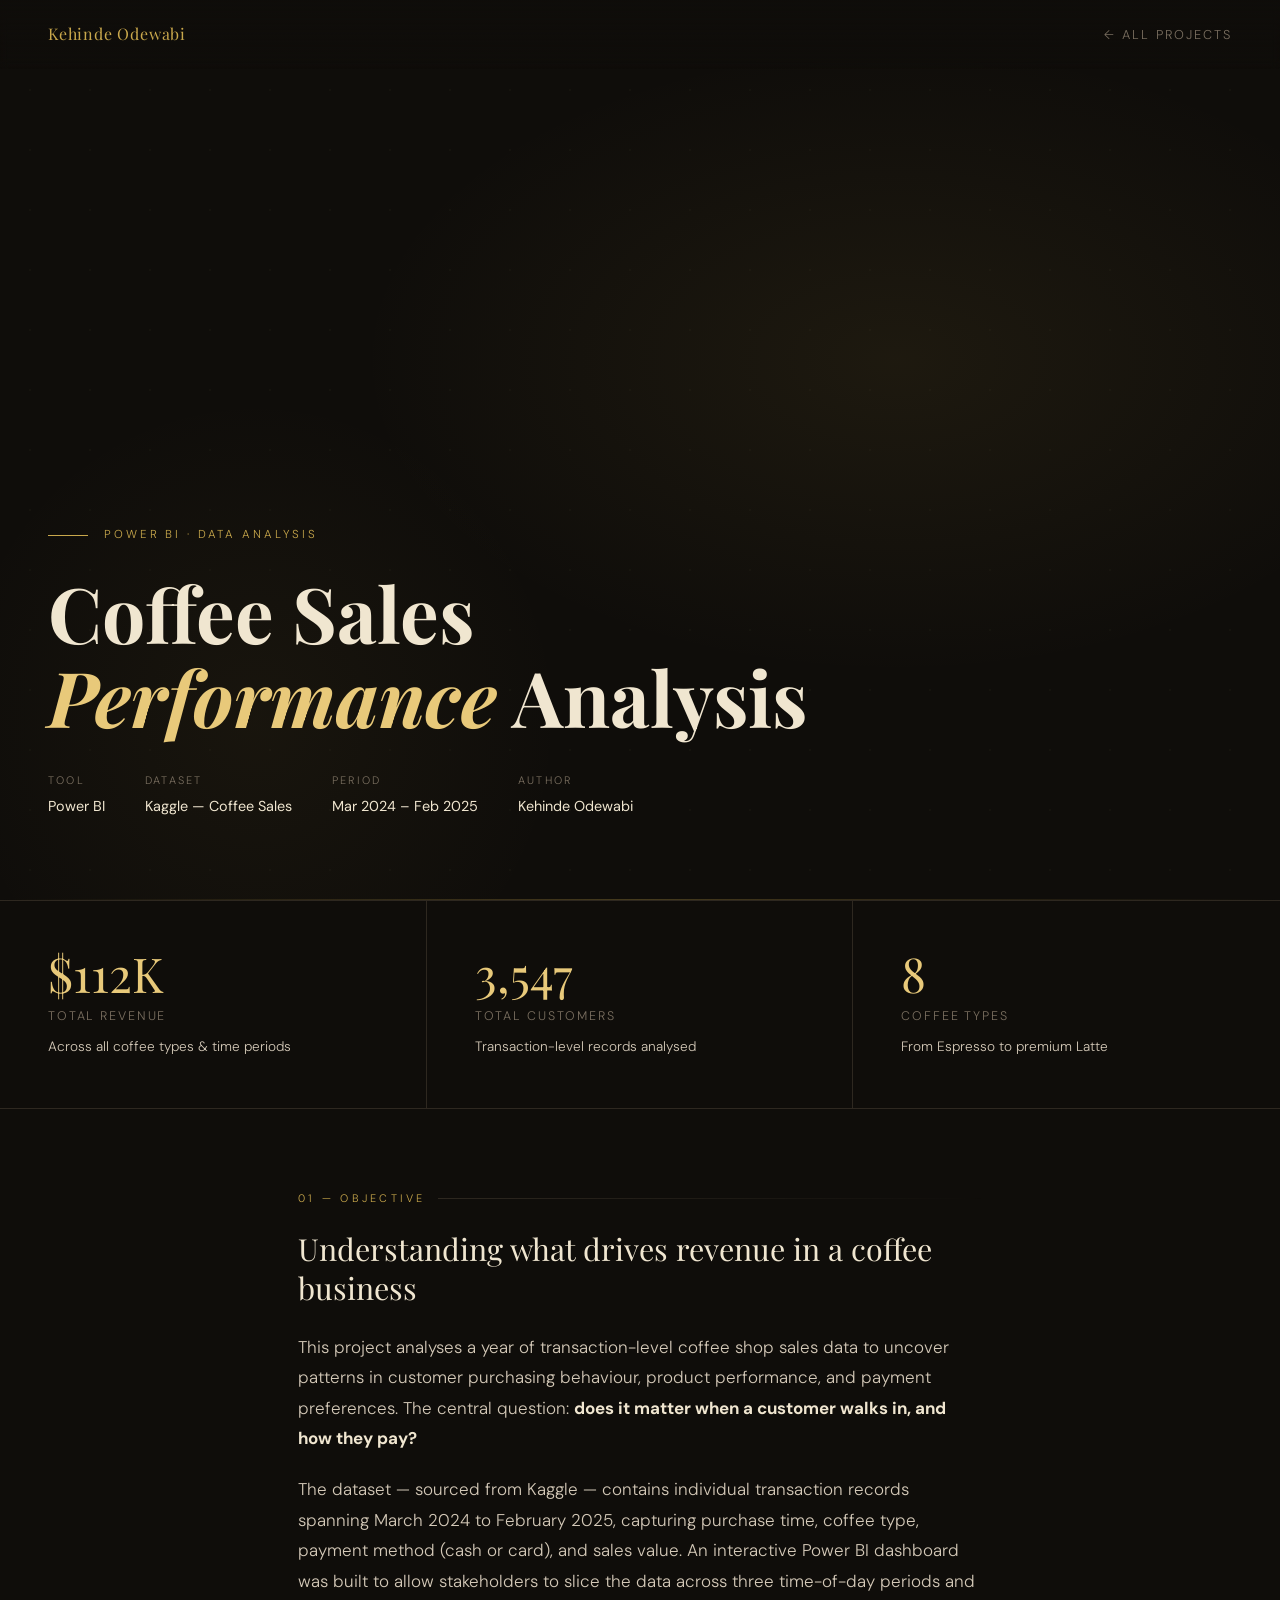
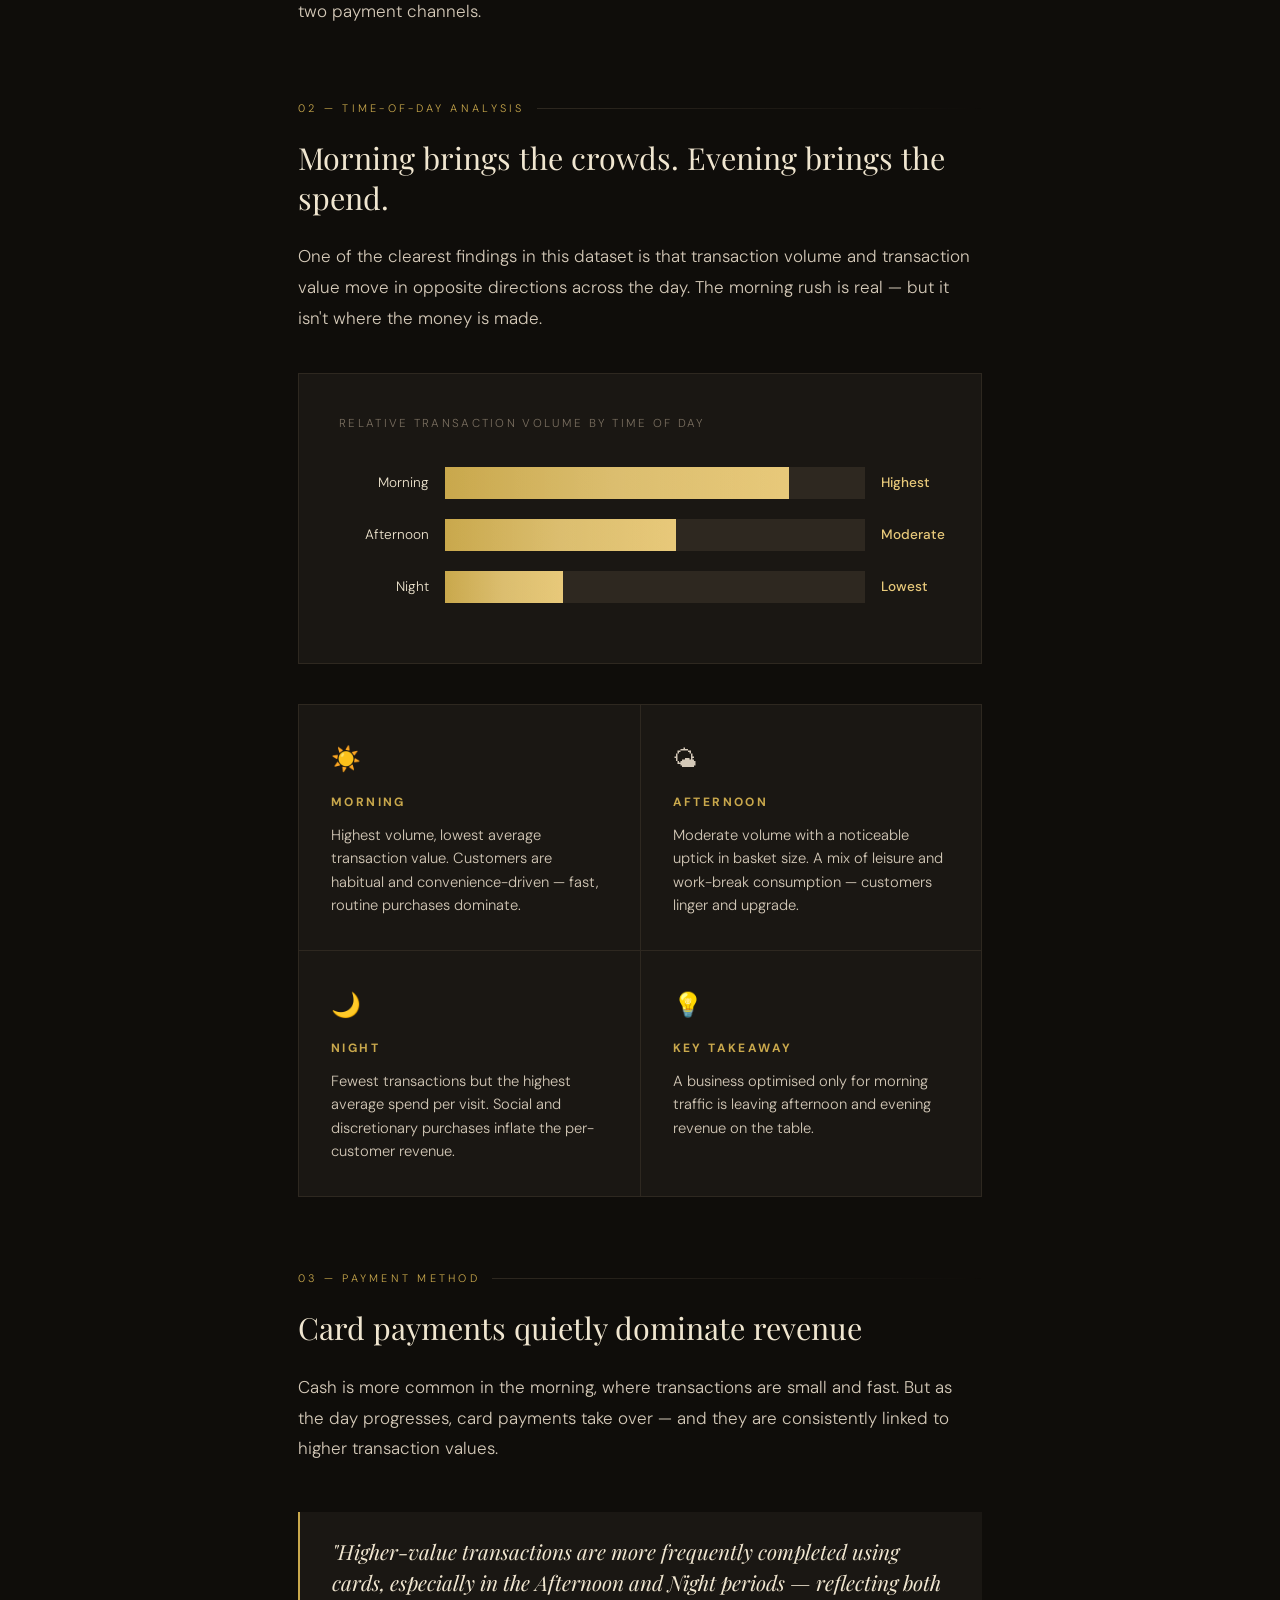
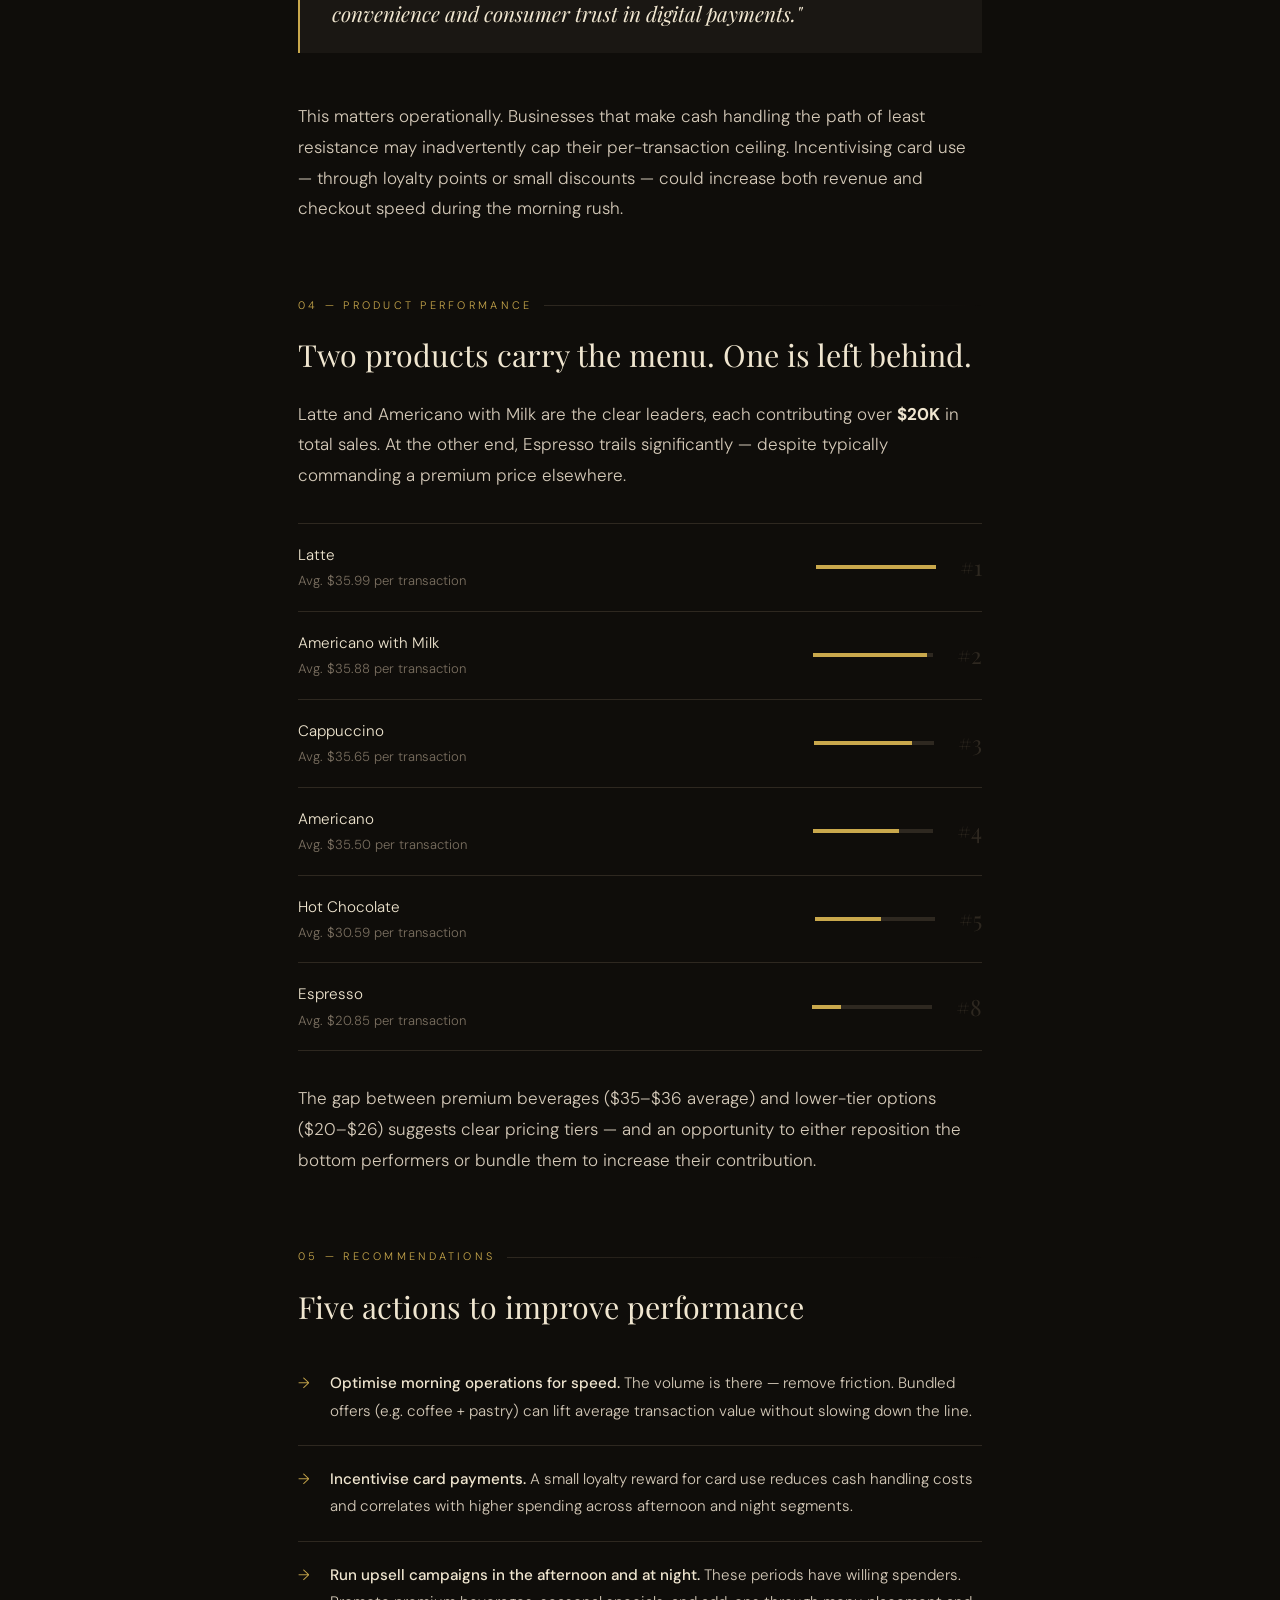
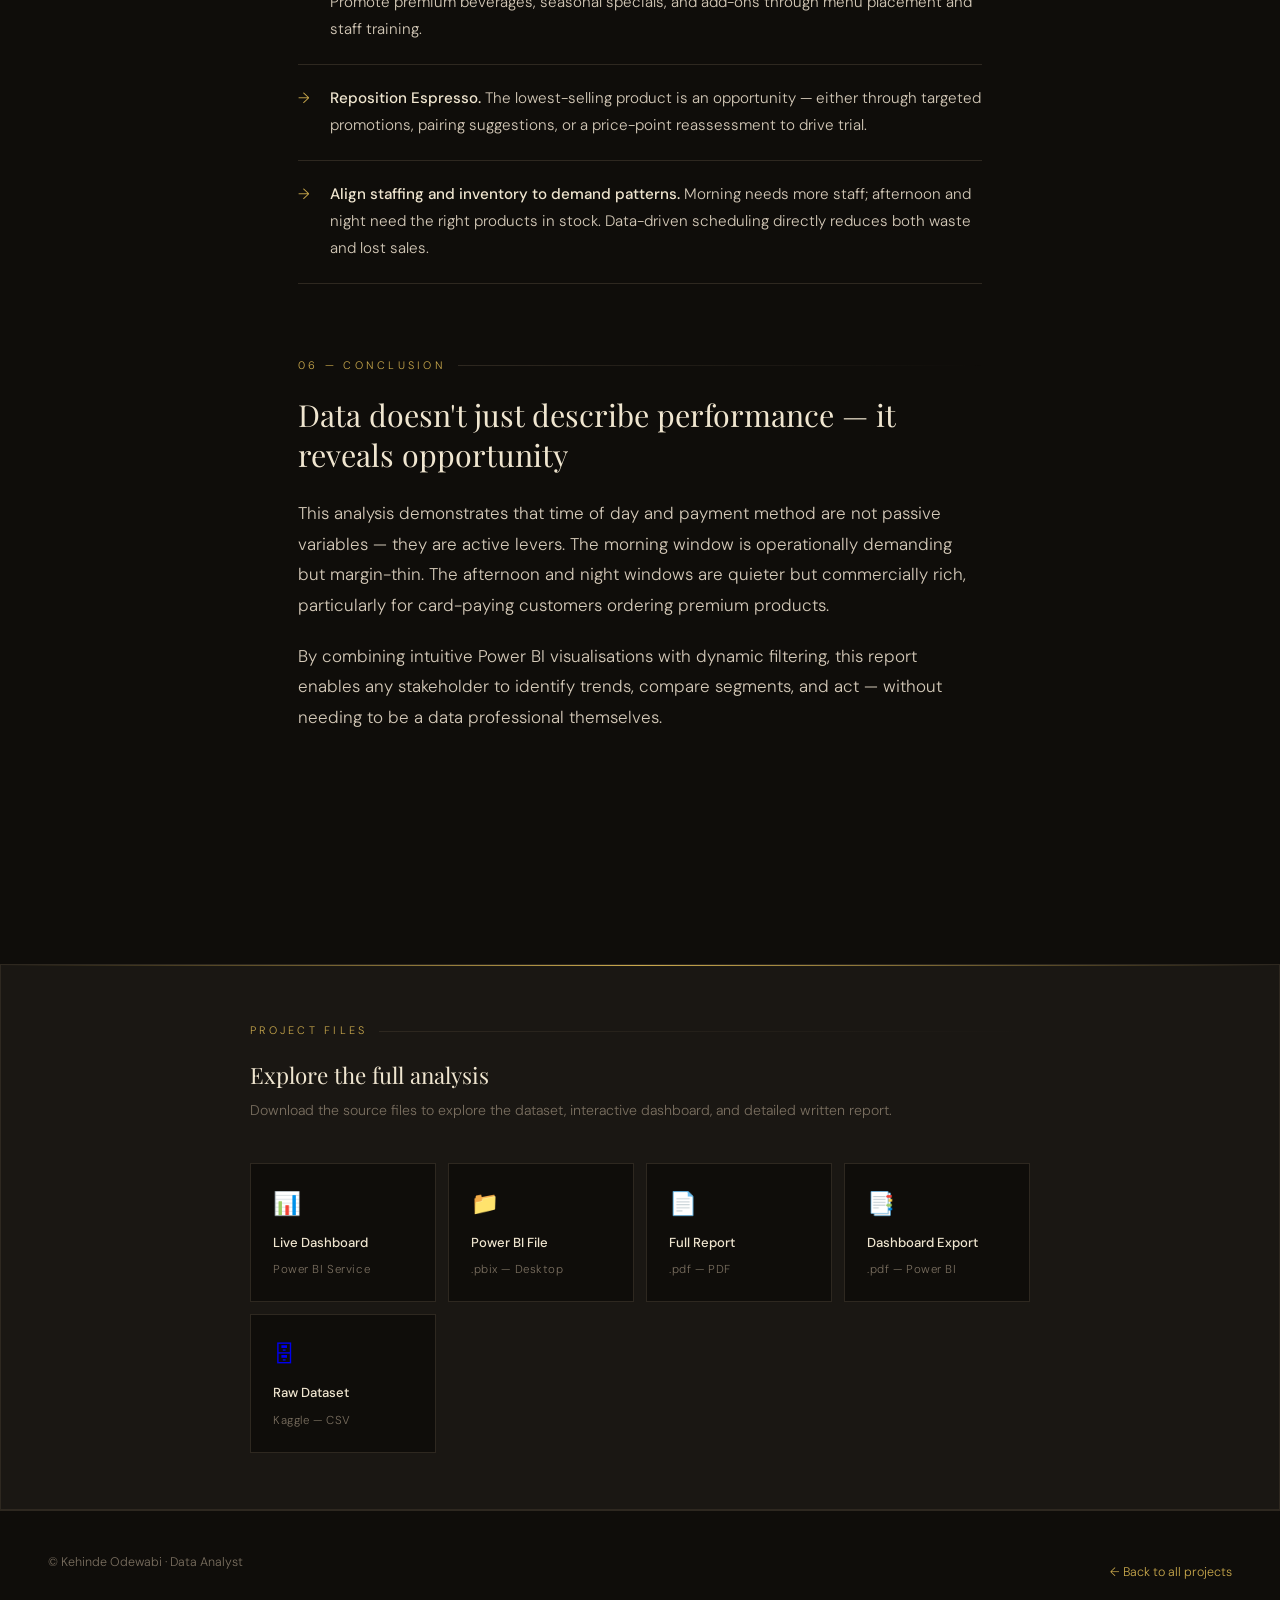
<file: coffee-sales.html>
<!DOCTYPE html>
<html lang="en">
<head>
<meta charset="UTF-8">
<meta name="viewport" content="width=device-width, initial-scale=1.0">
<title>Coffee Sales Performance Analysis — Kehinde Odewabi</title>
<link href="https://fonts.googleapis.com/css2?family=Playfair+Display:ital,wght@0,400;0,700;1,400&family=DM+Sans:wght@300;400;500&display=swap" rel="stylesheet">
<style>
  :root {
    --bg: #0f0d0a;
    --surface: #1a1713;
    --gold: #c9a84c;
    --gold-light: #e8c97a;
    --cream: #f0e6d0;
    --muted: #7a6f60;
    --border: #2e2820;
    --text: #d4c9b8;
  }

  * { margin: 0; padding: 0; box-sizing: border-box; }

  body {
    background: var(--bg);
    color: var(--text);
    font-family: 'DM Sans', sans-serif;
    font-weight: 300;
    line-height: 1.8;
    font-size: 17px;
  }

  /* NAV */
  nav {
    position: fixed; top: 0; width: 100%; z-index: 100;
    padding: 20px 48px;
    display: flex; justify-content: space-between; align-items: center;
    background: linear-gradient(to bottom, rgba(15,13,10,0.95), transparent);
    backdrop-filter: blur(4px);
  }
  .nav-logo {
    font-family: 'Playfair Display', serif;
    font-size: 1rem;
    color: var(--gold);
    text-decoration: none;
    letter-spacing: 0.05em;
  }
  .nav-back {
    font-size: 0.8rem;
    letter-spacing: 0.15em;
    text-transform: uppercase;
    color: var(--muted);
    text-decoration: none;
    transition: color 0.3s;
  }
  .nav-back:hover { color: var(--gold); }

  /* HERO */
  .hero {
    min-height: 100vh;
    display: flex; flex-direction: column; justify-content: flex-end;
    padding: 0 48px 80px;
    position: relative;
    overflow: hidden;
  }
  .hero-bg {
    position: absolute; inset: 0;
    background: 
      radial-gradient(ellipse 60% 50% at 70% 40%, rgba(201,168,76,0.08) 0%, transparent 70%),
      radial-gradient(ellipse 40% 60% at 20% 80%, rgba(201,168,76,0.05) 0%, transparent 60%);
  }
  .hero-texture {
    position: absolute; inset: 0;
    background-image: url("data:image/svg+xml,%3Csvg width='60' height='60' xmlns='http://www.w3.org/2000/svg'%3E%3Ccircle cx='30' cy='30' r='1' fill='%23c9a84c' fill-opacity='0.04'/%3E%3C/svg%3E");
    background-size: 60px 60px;
  }
  .hero-tag {
    font-size: 0.72rem;
    letter-spacing: 0.25em;
    text-transform: uppercase;
    color: var(--gold);
    margin-bottom: 24px;
    position: relative;
    display: flex; align-items: center; gap: 16px;
  }
  .hero-tag::before {
    content: '';
    display: block; width: 40px; height: 1px;
    background: var(--gold);
  }
  .hero h1 {
    font-family: 'Playfair Display', serif;
    font-size: clamp(2.8rem, 6vw, 5.5rem);
    line-height: 1.1;
    color: var(--cream);
    max-width: 820px;
    position: relative;
    margin-bottom: 32px;
  }
  .hero h1 em {
    font-style: italic;
    color: var(--gold-light);
  }
  .hero-meta {
    display: flex; gap: 40px; flex-wrap: wrap;
    position: relative;
  }
  .meta-item { display: flex; flex-direction: column; gap: 4px; }
  .meta-label {
    font-size: 0.68rem; letter-spacing: 0.2em; text-transform: uppercase;
    color: var(--muted);
  }
  .meta-value { font-size: 0.9rem; color: var(--cream); font-weight: 400; }
  .hero-line {
    position: absolute; bottom: 0; left: 0; right: 0; height: 1px;
    background: linear-gradient(to right, transparent, var(--gold), transparent);
    opacity: 0.3;
  }

  /* KPI STRIP */
  .kpi-strip {
    display: grid; grid-template-columns: repeat(3, 1fr);
    border-top: 1px solid var(--border);
    border-bottom: 1px solid var(--border);
    margin: 0;
    animation: fadeUp 0.8s ease both;
    animation-delay: 0.3s;
  }
  .kpi {
    padding: 48px;
    border-right: 1px solid var(--border);
    position: relative;
    overflow: hidden;
  }
  .kpi:last-child { border-right: none; }
  .kpi::before {
    content: '';
    position: absolute; top: 0; left: 0; right: 0; height: 2px;
    background: linear-gradient(to right, var(--gold), transparent);
    transform: scaleX(0); transform-origin: left;
    transition: transform 0.6s ease;
  }
  .kpi:hover::before { transform: scaleX(1); }
  .kpi-number {
    font-family: 'Playfair Display', serif;
    font-size: 3rem;
    color: var(--gold-light);
    line-height: 1;
    margin-bottom: 8px;
  }
  .kpi-label { font-size: 0.78rem; letter-spacing: 0.15em; text-transform: uppercase; color: var(--muted); }
  .kpi-note { font-size: 0.85rem; color: var(--text); margin-top: 8px; }

  /* MAIN CONTENT */
  .container {
    max-width: 780px;
    margin: 0 auto;
    padding: 80px 48px;
  }

  .section { margin-bottom: 72px; }

  .section-label {
    font-size: 0.68rem; letter-spacing: 0.3em; text-transform: uppercase;
    color: var(--gold); margin-bottom: 20px;
    display: flex; align-items: center; gap: 12px;
  }
  .section-label::after {
    content: ''; flex: 1; height: 1px;
    background: linear-gradient(to right, var(--border), transparent);
  }

  h2 {
    font-family: 'Playfair Display', serif;
    font-size: 1.9rem;
    color: var(--cream);
    line-height: 1.3;
    margin-bottom: 24px;
    font-weight: 400;
  }

  h3 {
    font-family: 'Playfair Display', serif;
    font-size: 1.2rem;
    color: var(--cream);
    margin-bottom: 12px;
    font-weight: 400;
    font-style: italic;
  }

  p { margin-bottom: 20px; }

  /* INSIGHT CARDS */
  .insight-grid {
    display: grid;
    grid-template-columns: 1fr 1fr;
    gap: 1px;
    background: var(--border);
    border: 1px solid var(--border);
    margin: 40px 0;
  }
  .insight-card {
    background: var(--surface);
    padding: 32px;
    position: relative;
    transition: background 0.3s;
  }
  .insight-card:hover { background: #1f1c17; }
  .insight-icon {
    font-size: 1.5rem; margin-bottom: 12px;
  }
  .insight-card h4 {
    font-size: 0.75rem; letter-spacing: 0.2em; text-transform: uppercase;
    color: var(--gold); margin-bottom: 10px;
  }
  .insight-card p { font-size: 0.92rem; color: var(--text); margin: 0; line-height: 1.6; }

  /* TIME BAR CHART */
  .chart-block {
    background: var(--surface);
    border: 1px solid var(--border);
    padding: 40px;
    margin: 40px 0;
  }
  .chart-title {
    font-size: 0.72rem; letter-spacing: 0.2em; text-transform: uppercase;
    color: var(--muted); margin-bottom: 32px;
  }
  .bar-row {
    display: flex; align-items: center; gap: 16px;
    margin-bottom: 20px;
  }
  .bar-label { width: 90px; font-size: 0.85rem; color: var(--cream); text-align: right; }
  .bar-track { flex: 1; height: 32px; background: var(--border); position: relative; overflow: hidden; }
  .bar-fill {
    height: 100%; background: linear-gradient(to right, var(--gold), var(--gold-light));
    position: relative;
    animation: growBar 1.2s cubic-bezier(0.16,1,0.3,1) both;
  }
  .bar-fill::after {
    content: ''; position: absolute; top: 0; left: 0; right: 0; bottom: 0;
    background: linear-gradient(90deg, transparent 0%, rgba(255,255,255,0.08) 50%, transparent 100%);
    animation: shimmer 2s infinite;
  }
  .bar-val { width: 60px; font-size: 0.85rem; color: var(--gold-light); font-weight: 500; }
  @keyframes growBar { from { width: 0; } }
  @keyframes shimmer { from { transform: translateX(-100%); } to { transform: translateX(200%); } }

  /* PRODUCT TABLE */
  .product-list { margin: 32px 0; }
  .product-row {
    display: grid; grid-template-columns: 1fr auto auto;
    align-items: center; gap: 24px;
    padding: 18px 0;
    border-bottom: 1px solid var(--border);
  }
  .product-row:first-child { border-top: 1px solid var(--border); }
  .product-name { font-size: 0.95rem; color: var(--cream); }
  .product-avg { font-size: 0.82rem; color: var(--muted); }
  .product-bar-mini {
    width: 120px; height: 4px; background: var(--border);
    position: relative;
  }
  .product-bar-fill {
    height: 100%; background: var(--gold);
    animation: growBar 1s ease both;
  }
  .product-rank {
    font-family: 'Playfair Display', serif;
    font-size: 1.4rem; color: var(--border);
  }

  /* RECOMMENDATIONS */
  .rec-list { list-style: none; margin: 24px 0; }
  .rec-list li {
    padding: 20px 0 20px 32px;
    border-bottom: 1px solid var(--border);
    position: relative;
    font-size: 0.95rem;
  }
  .rec-list li::before {
    content: '→';
    position: absolute; left: 0;
    color: var(--gold);
  }
  .rec-list li strong { color: var(--cream); font-weight: 500; }

  /* PULL QUOTE */
  .pull-quote {
    border-left: 2px solid var(--gold);
    padding: 24px 32px;
    margin: 48px 0;
    background: var(--surface);
  }
  .pull-quote p {
    font-family: 'Playfair Display', serif;
    font-size: 1.3rem;
    font-style: italic;
    color: var(--cream);
    line-height: 1.5;
    margin: 0;
  }

  /* DOWNLOAD SECTION */
  .download-section {
    background: var(--surface);
    border: 1px solid var(--border);
    padding: 56px 48px;
    margin-top: 80px;
    position: relative;
    overflow: hidden;
  }
  .download-section::before {
    content: '';
    position: absolute; top: 0; left: 0; right: 0; height: 1px;
    background: linear-gradient(to right, transparent, var(--gold), transparent);
  }
  .download-section h2 {
    font-size: 1.4rem; margin-bottom: 8px;
  }
  .download-section p {
    font-size: 0.88rem; color: var(--muted);
    margin-bottom: 40px;
  }
  .download-grid {
    display: grid;
    grid-template-columns: repeat(auto-fill, minmax(180px, 1fr));
    gap: 12px;
  }
  .dl-btn {
    display: flex; flex-direction: column; gap: 6px;
    padding: 20px 22px;
    background: var(--bg);
    border: 1px solid var(--border);
    text-decoration: none;
    transition: border-color 0.3s, background 0.3s;
    cursor: pointer;
  }
  .dl-btn:hover {
    border-color: var(--gold);
    background: rgba(201,168,76,0.04);
  }
  .dl-icon { font-size: 1.4rem; }
  .dl-title { font-size: 0.82rem; color: var(--cream); font-weight: 500; }
  .dl-sub { font-size: 0.72rem; color: var(--muted); letter-spacing: 0.05em; }

  /* FOOTER */
  footer {
    padding: 40px 48px;
    border-top: 1px solid var(--border);
    display: flex; justify-content: space-between; align-items: center;
    flex-wrap: wrap; gap: 16px;
  }
  footer p { font-size: 0.78rem; color: var(--muted); }
  footer a { color: var(--gold); text-decoration: none; font-size: 0.78rem; }

  /* ANIMATIONS */
  @keyframes fadeUp {
    from { opacity: 0; transform: translateY(24px); }
    to { opacity: 1; transform: translateY(0); }
  }
  .fade-up {
    animation: fadeUp 0.8s ease both;
  }
  .delay-1 { animation-delay: 0.1s; }
  .delay-2 { animation-delay: 0.25s; }
  .delay-3 { animation-delay: 0.4s; }

  @media (max-width: 700px) {
    nav, .hero, .container, .download-section, footer { padding-left: 24px; padding-right: 24px; }
    .kpi-strip { grid-template-columns: 1fr; }
    .kpi { border-right: none; border-bottom: 1px solid var(--border); }
    .insight-grid { grid-template-columns: 1fr; }
    .hero h1 { font-size: 2.4rem; }
    .download-section { padding: 40px 24px; }
  }
</style>
</head>
<body>

<!-- NAV -->
<nav>
  <a href="index.html" class="nav-logo">Kehinde Odewabi</a>
  <a href="index.html" class="nav-back">← All Projects</a>
</nav>

<!-- HERO -->
<header class="hero">
  <div class="hero-bg"></div>
  <div class="hero-texture"></div>
  <div class="hero-tag fade-up">Power BI · Data Analysis</div>
  <h1 class="fade-up delay-1">Coffee Sales <em>Performance</em> Analysis</h1>
  <div class="hero-meta fade-up delay-2">
    <div class="meta-item">
      <span class="meta-label">Tool</span>
      <span class="meta-value">Power BI</span>
    </div>
    <div class="meta-item">
      <span class="meta-label">Dataset</span>
      <span class="meta-value">Kaggle — Coffee Sales</span>
    </div>
    <div class="meta-item">
      <span class="meta-label">Period</span>
      <span class="meta-value">Mar 2024 – Feb 2025</span>
    </div>
    <div class="meta-item">
      <span class="meta-label">Author</span>
      <span class="meta-value">Kehinde Odewabi</span>
    </div>
  </div>
  <div class="hero-line"></div>
</header>

<!-- KPIs -->
<div class="kpi-strip">
  <div class="kpi">
    <div class="kpi-number">$112K</div>
    <div class="kpi-label">Total Revenue</div>
    <div class="kpi-note">Across all coffee types & time periods</div>
  </div>
  <div class="kpi">
    <div class="kpi-number">3,547</div>
    <div class="kpi-label">Total Customers</div>
    <div class="kpi-note">Transaction-level records analysed</div>
  </div>
  <div class="kpi">
    <div class="kpi-number">8</div>
    <div class="kpi-label">Coffee Types</div>
    <div class="kpi-note">From Espresso to premium Latte</div>
  </div>
</div>

<!-- ARTICLE BODY -->
<main class="container">

  <!-- OBJECTIVE -->
  <section class="section fade-up">
    <div class="section-label">01 — Objective</div>
    <h2>Understanding what drives revenue in a coffee business</h2>
    <p>This project analyses a year of transaction-level coffee shop sales data to uncover patterns in customer purchasing behaviour, product performance, and payment preferences. The central question: <strong style="color:var(--cream)">does it matter when a customer walks in, and how they pay?</strong></p>
    <p>The dataset — sourced from Kaggle — contains individual transaction records spanning March 2024 to February 2025, capturing purchase time, coffee type, payment method (cash or card), and sales value. An interactive Power BI dashboard was built to allow stakeholders to slice the data across three time-of-day periods and two payment channels.</p>
  </section>

  <!-- TIME OF DAY -->
  <section class="section fade-up">
    <div class="section-label">02 — Time-of-Day Analysis</div>
    <h2>Morning brings the crowds. Evening brings the spend.</h2>
    <p>One of the clearest findings in this dataset is that transaction volume and transaction value move in opposite directions across the day. The morning rush is real — but it isn't where the money is made.</p>

    <div class="chart-block">
      <div class="chart-title">Relative transaction volume by time of day</div>
      <div class="bar-row">
        <span class="bar-label">Morning</span>
        <div class="bar-track"><div class="bar-fill" style="width:82%; animation-delay:0.1s"></div></div>
        <span class="bar-val">Highest</span>
      </div>
      <div class="bar-row">
        <span class="bar-label">Afternoon</span>
        <div class="bar-track"><div class="bar-fill" style="width:55%; animation-delay:0.3s"></div></div>
        <span class="bar-val">Moderate</span>
      </div>
      <div class="bar-row">
        <span class="bar-label">Night</span>
        <div class="bar-track"><div class="bar-fill" style="width:28%; animation-delay:0.5s"></div></div>
        <span class="bar-val">Lowest</span>
      </div>
    </div>

    <div class="insight-grid">
      <div class="insight-card">
        <div class="insight-icon">☀️</div>
        <h4>Morning</h4>
        <p>Highest volume, lowest average transaction value. Customers are habitual and convenience-driven — fast, routine purchases dominate.</p>
      </div>
      <div class="insight-card">
        <div class="insight-icon">🌤</div>
        <h4>Afternoon</h4>
        <p>Moderate volume with a noticeable uptick in basket size. A mix of leisure and work-break consumption — customers linger and upgrade.</p>
      </div>
      <div class="insight-card">
        <div class="insight-icon">🌙</div>
        <h4>Night</h4>
        <p>Fewest transactions but the highest average spend per visit. Social and discretionary purchases inflate the per-customer revenue.</p>
      </div>
      <div class="insight-card">
        <div class="insight-icon">💡</div>
        <h4>Key takeaway</h4>
        <p>A business optimised only for morning traffic is leaving afternoon and evening revenue on the table.</p>
      </div>
    </div>
  </section>

  <!-- PAYMENT -->
  <section class="section fade-up">
    <div class="section-label">03 — Payment Method</div>
    <h2>Card payments quietly dominate revenue</h2>
    <p>Cash is more common in the morning, where transactions are small and fast. But as the day progresses, card payments take over — and they are consistently linked to higher transaction values.</p>

    <div class="pull-quote">
      <p>"Higher-value transactions are more frequently completed using cards, especially in the Afternoon and Night periods — reflecting both convenience and consumer trust in digital payments."</p>
    </div>

    <p>This matters operationally. Businesses that make cash handling the path of least resistance may inadvertently cap their per-transaction ceiling. Incentivising card use — through loyalty points or small discounts — could increase both revenue and checkout speed during the morning rush.</p>
  </section>

  <!-- PRODUCTS -->
  <section class="section fade-up">
    <div class="section-label">04 — Product Performance</div>
    <h2>Two products carry the menu. One is left behind.</h2>
    <p>Latte and Americano with Milk are the clear leaders, each contributing over <strong style="color:var(--cream)">$20K</strong> in total sales. At the other end, Espresso trails significantly — despite typically commanding a premium price elsewhere.</p>

    <div class="product-list">
      <div class="product-row">
        <div>
          <div class="product-name">Latte</div>
          <div class="product-avg">Avg. $35.99 per transaction</div>
        </div>
        <div class="product-bar-mini"><div class="product-bar-fill" style="width:100%;animation-delay:0.1s"></div></div>
        <div class="product-rank">#1</div>
      </div>
      <div class="product-row">
        <div>
          <div class="product-name">Americano with Milk</div>
          <div class="product-avg">Avg. $35.88 per transaction</div>
        </div>
        <div class="product-bar-mini"><div class="product-bar-fill" style="width:95%;animation-delay:0.2s"></div></div>
        <div class="product-rank">#2</div>
      </div>
      <div class="product-row">
        <div>
          <div class="product-name">Cappuccino</div>
          <div class="product-avg">Avg. $35.65 per transaction</div>
        </div>
        <div class="product-bar-mini"><div class="product-bar-fill" style="width:82%;animation-delay:0.3s"></div></div>
        <div class="product-rank">#3</div>
      </div>
      <div class="product-row">
        <div>
          <div class="product-name">Americano</div>
          <div class="product-avg">Avg. $35.50 per transaction</div>
        </div>
        <div class="product-bar-mini"><div class="product-bar-fill" style="width:72%;animation-delay:0.4s"></div></div>
        <div class="product-rank">#4</div>
      </div>
      <div class="product-row">
        <div>
          <div class="product-name">Hot Chocolate</div>
          <div class="product-avg">Avg. $30.59 per transaction</div>
        </div>
        <div class="product-bar-mini"><div class="product-bar-fill" style="width:55%;animation-delay:0.5s"></div></div>
        <div class="product-rank">#5</div>
      </div>
      <div class="product-row">
        <div>
          <div class="product-name">Espresso</div>
          <div class="product-avg">Avg. $20.85 per transaction</div>
        </div>
        <div class="product-bar-mini"><div class="product-bar-fill" style="width:24%;animation-delay:0.7s"></div></div>
        <div class="product-rank">#8</div>
      </div>
    </div>

    <p>The gap between premium beverages ($35–$36 average) and lower-tier options ($20–$26) suggests clear pricing tiers — and an opportunity to either reposition the bottom performers or bundle them to increase their contribution.</p>
  </section>

  <!-- RECOMMENDATIONS -->
  <section class="section fade-up">
    <div class="section-label">05 — Recommendations</div>
    <h2>Five actions to improve performance</h2>
    <ul class="rec-list">
      <li><strong>Optimise morning operations for speed.</strong> The volume is there — remove friction. Bundled offers (e.g. coffee + pastry) can lift average transaction value without slowing down the line.</li>
      <li><strong>Incentivise card payments.</strong> A small loyalty reward for card use reduces cash handling costs and correlates with higher spending across afternoon and night segments.</li>
      <li><strong>Run upsell campaigns in the afternoon and at night.</strong> These periods have willing spenders. Promote premium beverages, seasonal specials, and add-ons through menu placement and staff training.</li>
      <li><strong>Reposition Espresso.</strong> The lowest-selling product is an opportunity — either through targeted promotions, pairing suggestions, or a price-point reassessment to drive trial.</li>
      <li><strong>Align staffing and inventory to demand patterns.</strong> Morning needs more staff; afternoon and night need the right products in stock. Data-driven scheduling directly reduces both waste and lost sales.</li>
    </ul>
  </section>

  <!-- CONCLUSION -->
  <section class="section fade-up">
    <div class="section-label">06 — Conclusion</div>
    <h2>Data doesn't just describe performance — it reveals opportunity</h2>
    <p>This analysis demonstrates that time of day and payment method are not passive variables — they are active levers. The morning window is operationally demanding but margin-thin. The afternoon and night windows are quieter but commercially rich, particularly for card-paying customers ordering premium products.</p>
    <p>By combining intuitive Power BI visualisations with dynamic filtering, this report enables any stakeholder to identify trends, compare segments, and act — without needing to be a data professional themselves.</p>
  </section>

</main>

<!-- DOWNLOAD SECTION -->
<section class="download-section">
  <div style="max-width:780px; margin:0 auto;">
    <div class="section-label">Project Files</div>
    <h2>Explore the full analysis</h2>
    <p>Download the source files to explore the dataset, interactive dashboard, and detailed written report.</p>
    <div class="download-grid">
      <a href="https://app.powerbi.com/links/shZ1SQAYY3?ctid=a29037ad-c24c-47f1-b52f-ec3218d5c4e9&pbi_source=linkShare" target="_blank" class="dl-btn">
        <span class="dl-icon">📊</span>
        <span class="dl-title">Live Dashboard</span>
        <span class="dl-sub">Power BI Service</span>
      </a>
      <a href="https://drive.google.com/file/d/1QhQlJWqgYntgfcPCNUqauYugsXSMLsuo/view?usp=drive_link" class="dl-btn">
        <span class="dl-icon">📁</span>
        <span class="dl-title">Power BI File</span>
        <span class="dl-sub">.pbix — Desktop</span>
      </a>
      <a href="https://drive.google.com/file/d/1G5aAIXqfaxKFkOceowbNhnVBdIMT6_Ca/view?usp=drive_link" class="dl-btn">
        <span class="dl-icon">📄</span>
        <span class="dl-title">Full Report</span>
        <span class="dl-sub">.pdf — PDF</span>
      </a>
      <a href="https://drive.google.com/file/d/1sug1zdEh9eICBGtrII9_e9dr8FMDHEjr/view?usp=drive_link" class="dl-btn">
        <span class="dl-icon">📑</span>
        <span class="dl-title">Dashboard Export</span>
        <span class="dl-sub">.pdf — Power BI</span>
      </a>
      <a href="https://www.kaggle.com/datasets/ihelon/coffee-sales" target="_blank" class="dl-btn">
        <span class="dl-icon">🗄</span>
        <span class="dl-title">Raw Dataset</span>
        <span class="dl-sub">Kaggle — CSV</span>
      </a>
    </div>
  </div>
</section>

<!-- FOOTER -->
<footer>
  <p>© Kehinde Odewabi · Data Analyst</p>
  <a href="index.html">← Back to all projects</a>
</footer>

<script>
  // Intersection Observer for scroll animations
  const observer = new IntersectionObserver((entries) => {
    entries.forEach(e => {
      if (e.isIntersecting) {
        e.target.style.opacity = '1';
        e.target.style.transform = 'translateY(0)';
      }
    });
  }, { threshold: 0.1 });

  document.querySelectorAll('.fade-up:not(.delay-1):not(.delay-2)').forEach(el => {
    el.style.opacity = '0';
    el.style.transform = 'translateY(32px)';
    el.style.transition = 'opacity 0.8s ease, transform 0.8s ease';
    observer.observe(el);
  });
</script>

</body>
</html>
</file>
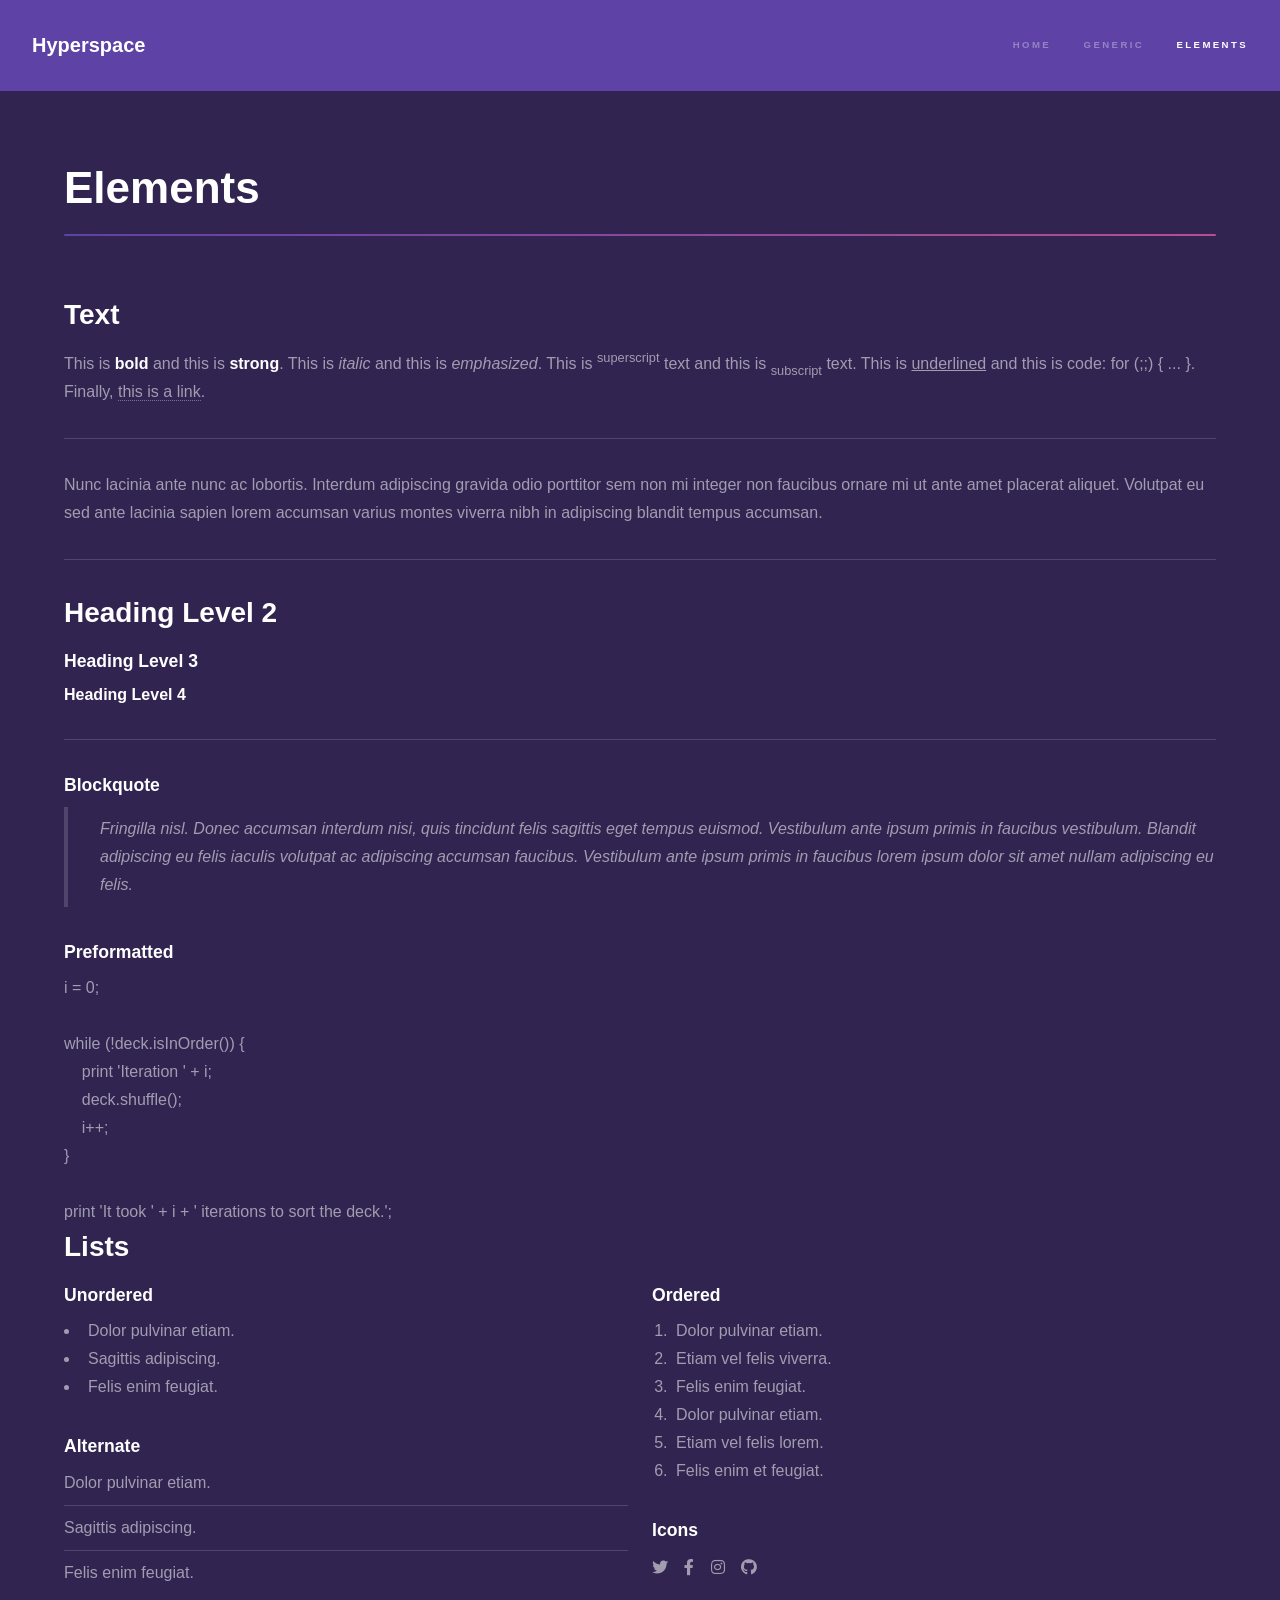
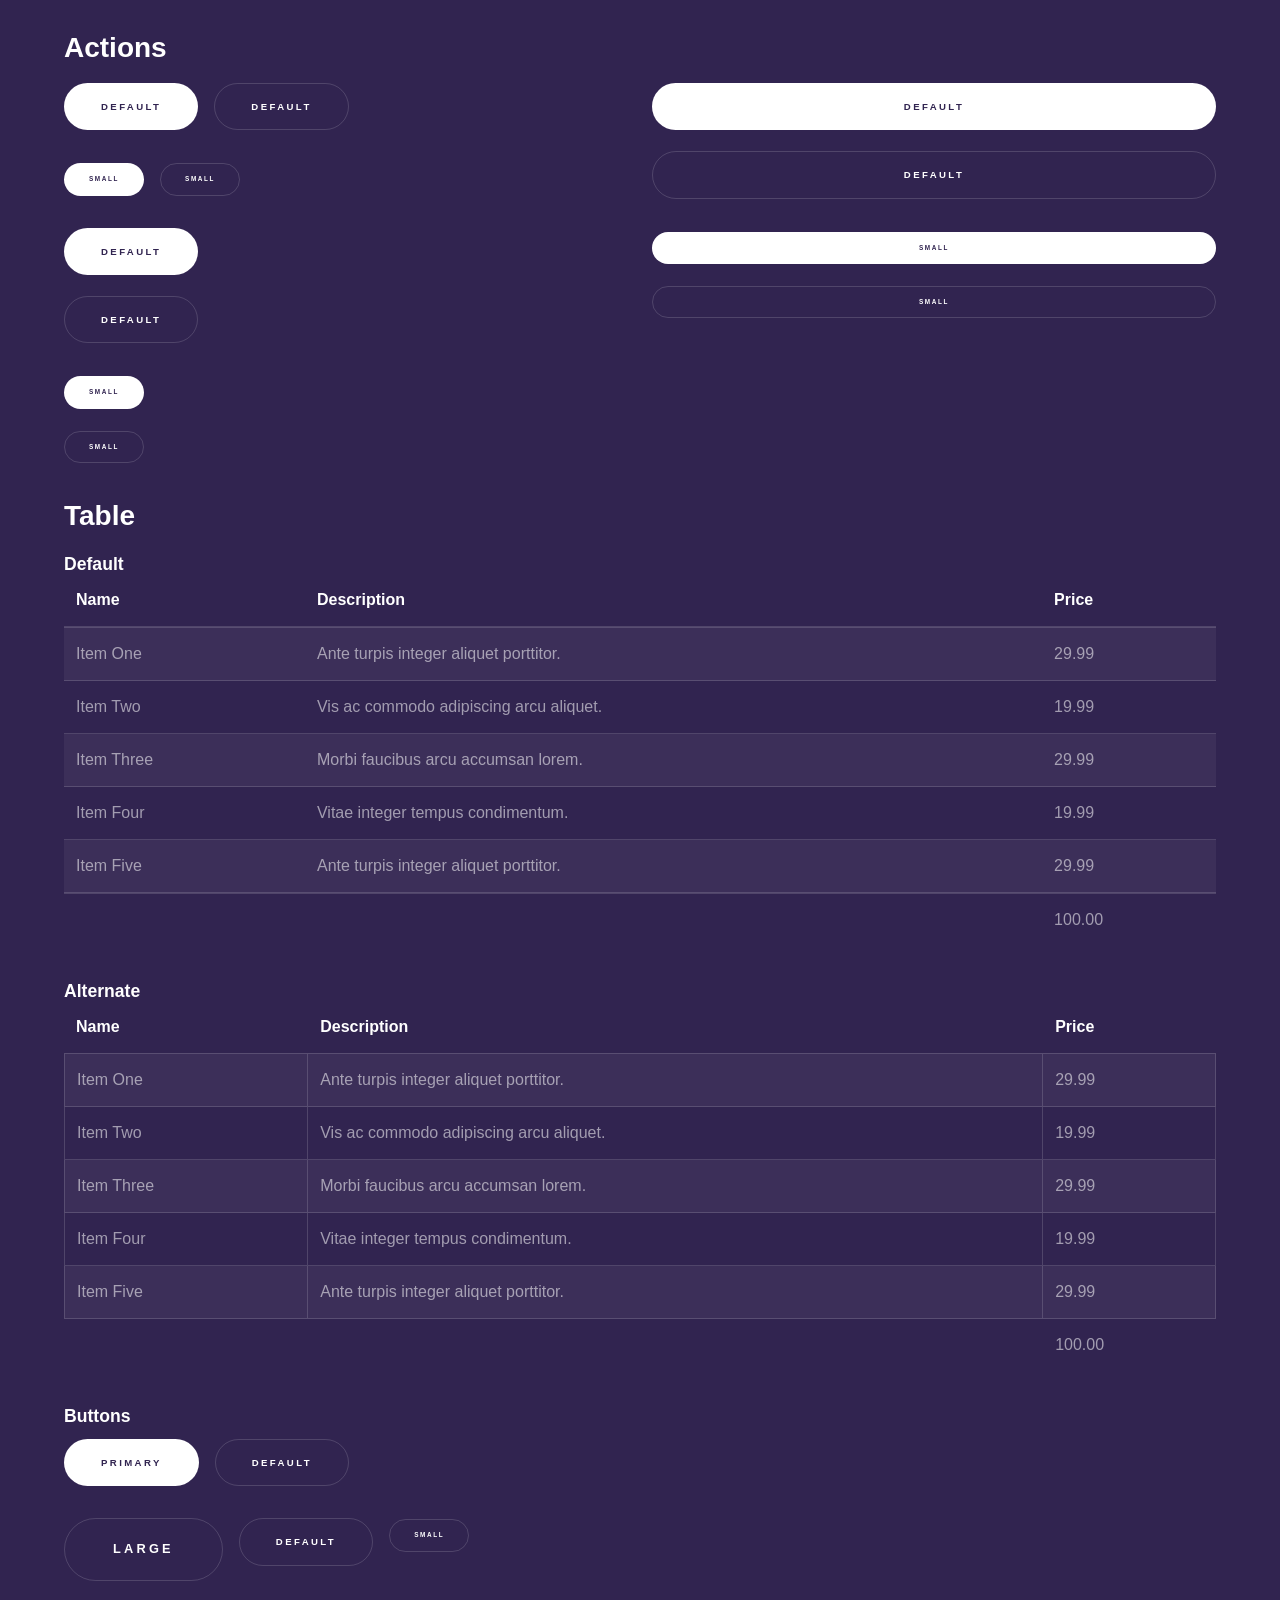
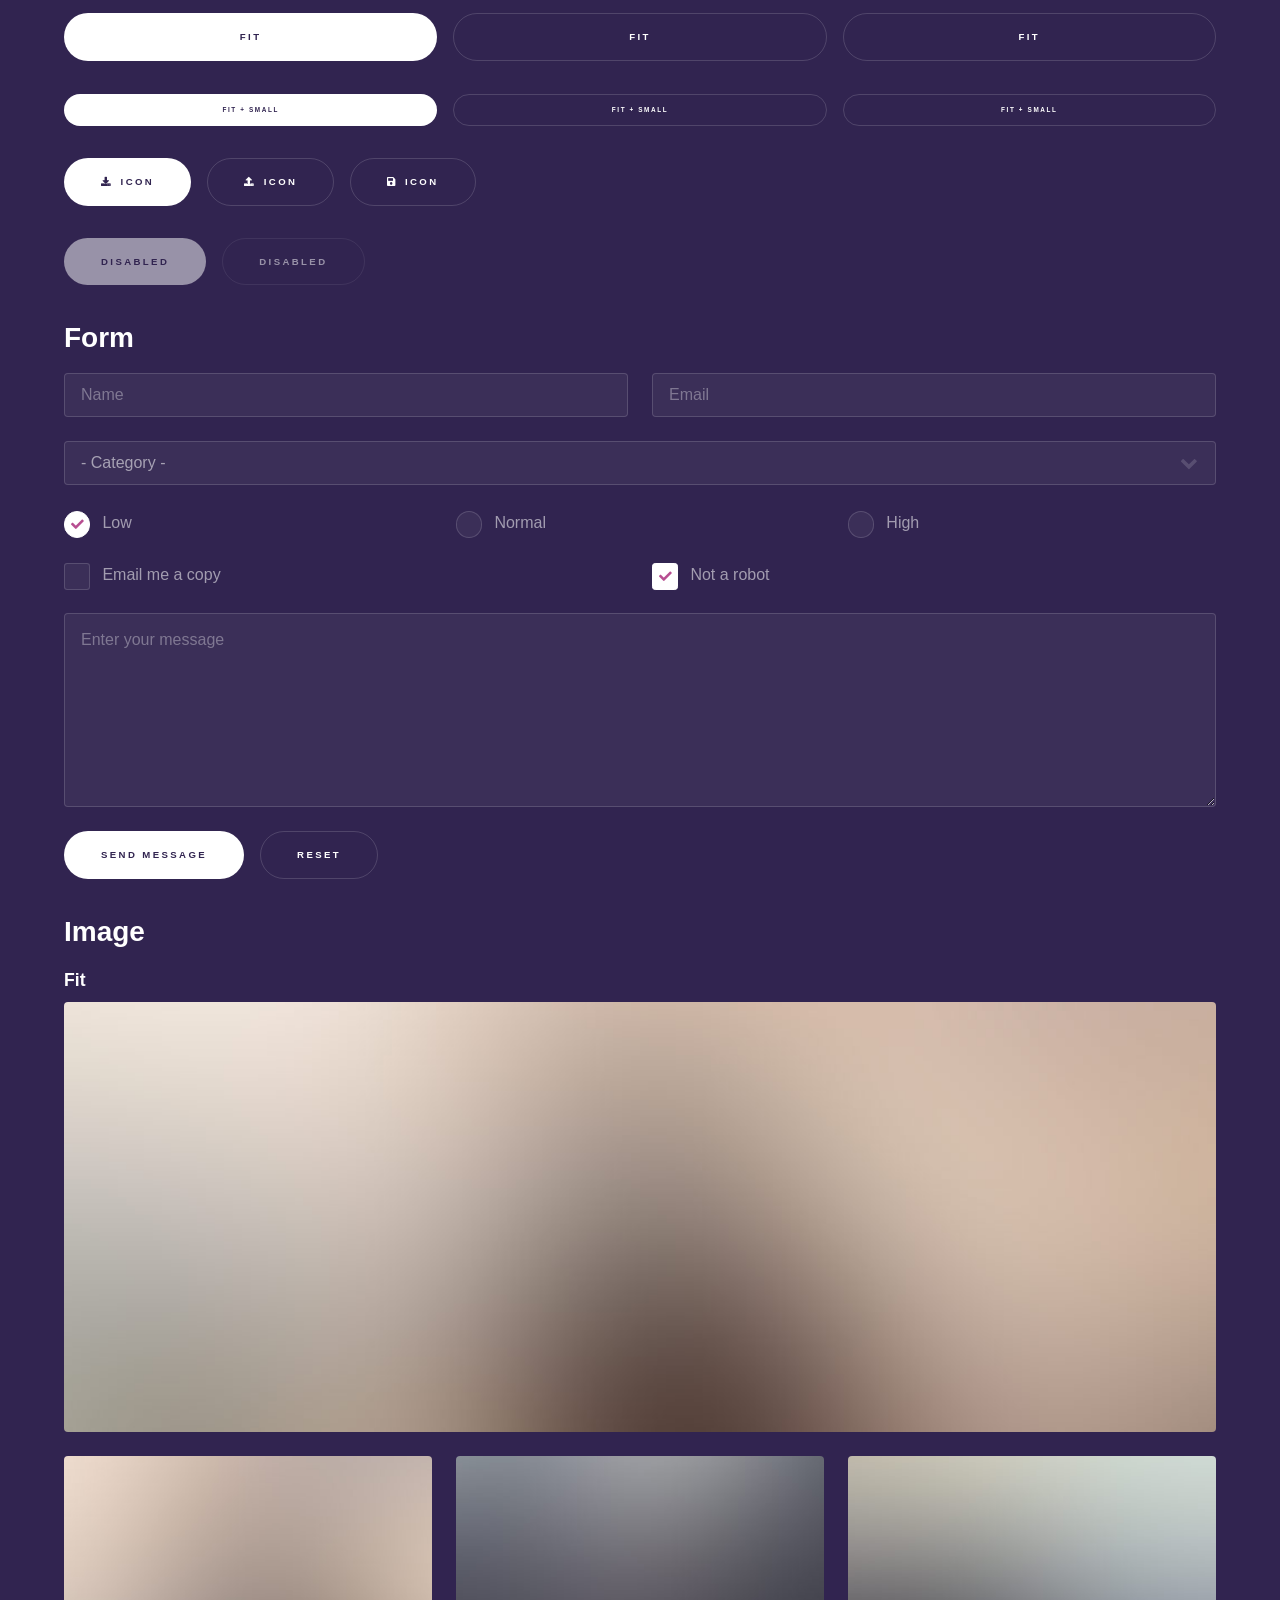
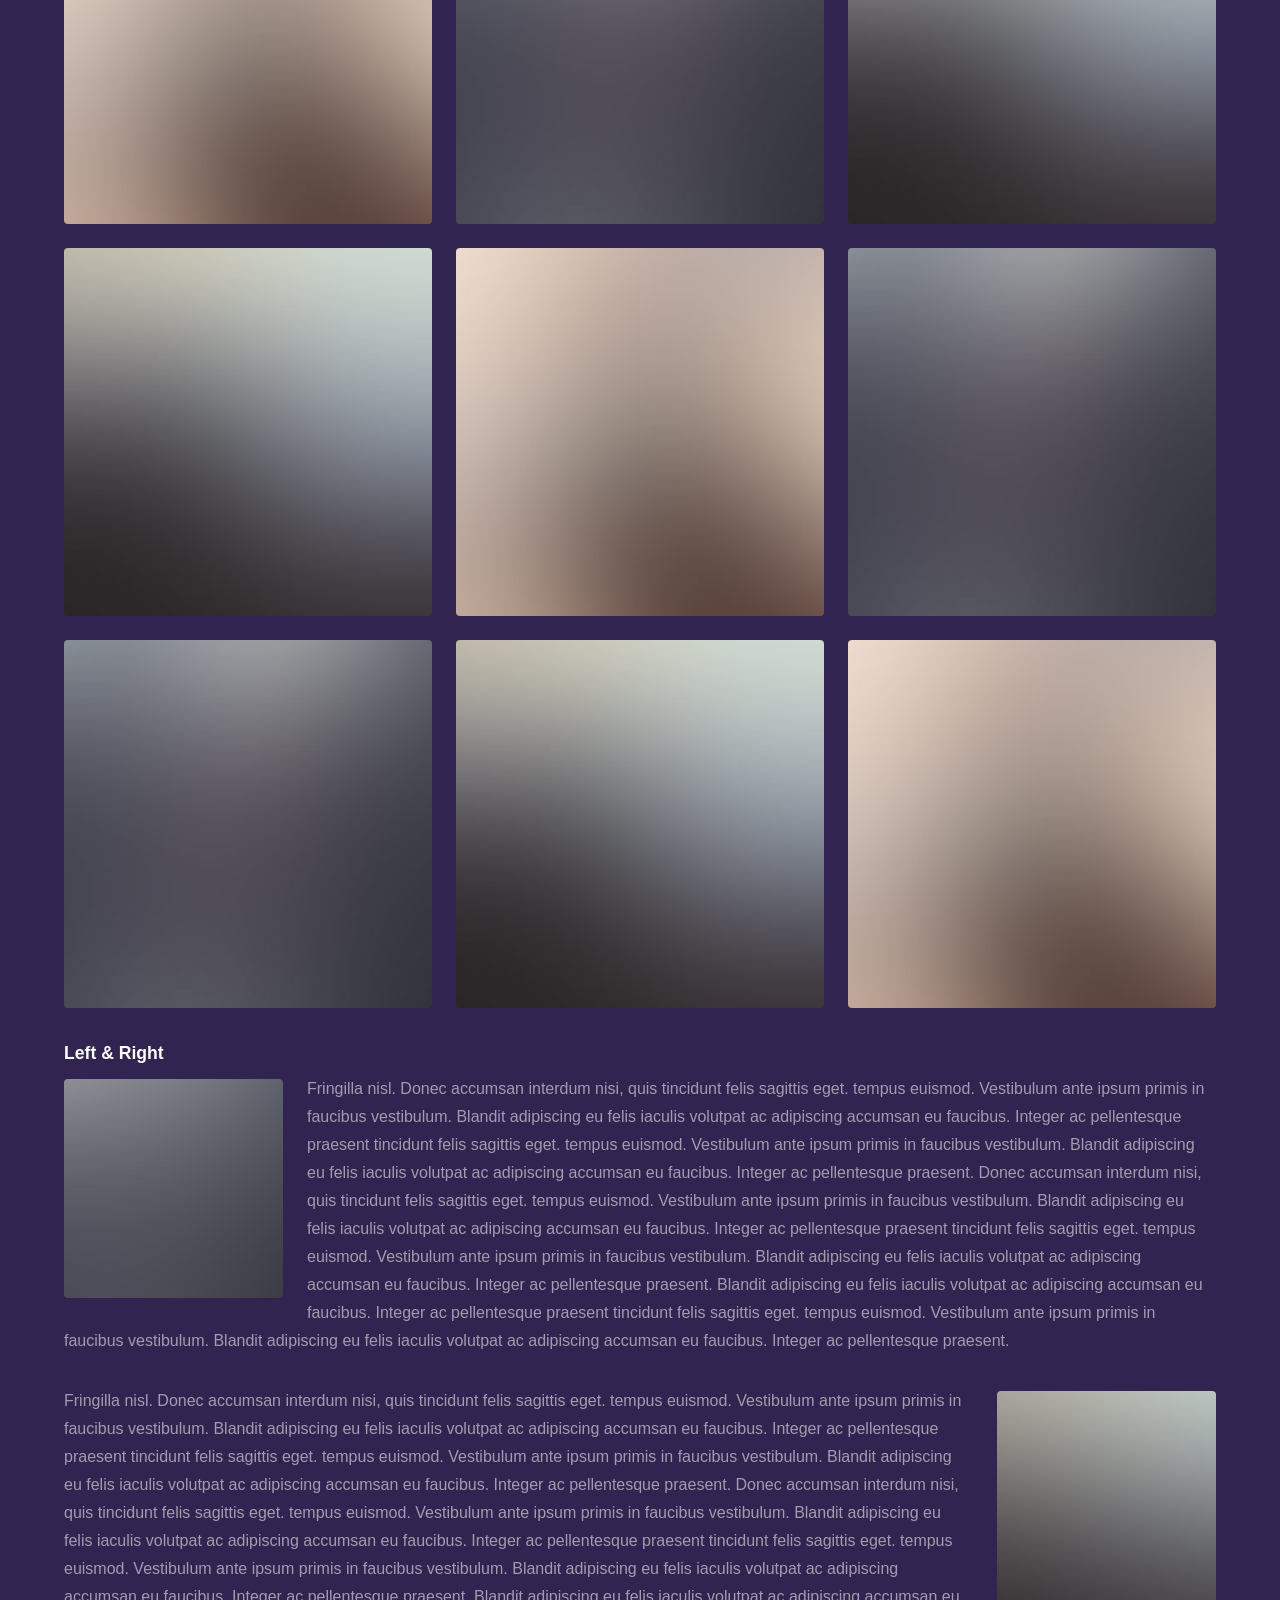
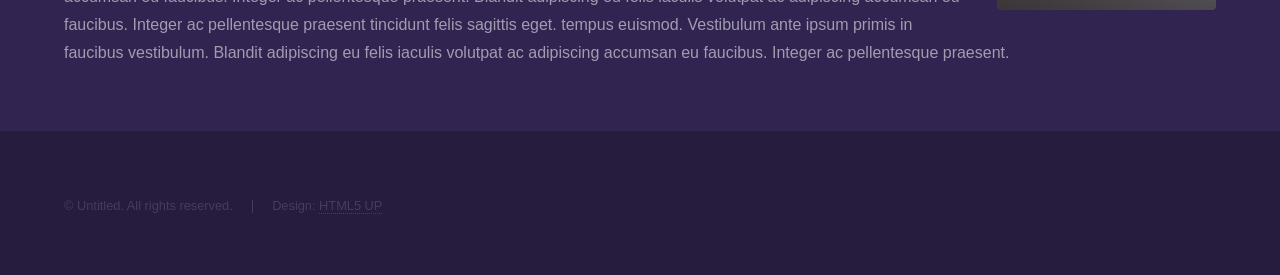
<file: elements.html>
<!DOCTYPE HTML>
<!--
	Hyperspace by HTML5 UP
	html5up.net | @ajlkn
	Free for personal and commercial use under the CCA 3.0 license (html5up.net/license)
-->
<html>
	<head>
		<title>Elements - Hyperspace by HTML5 UP</title>
		<meta charset="utf-8" />
		<meta name="viewport" content="width=device-width, initial-scale=1, user-scalable=no" />
		<link rel="stylesheet" href="assets/css/main.css" />
		<noscript><link rel="stylesheet" href="assets/css/noscript.css" /></noscript>
	</head>
	<body class="is-preload">

		<!-- Header -->
			<header id="header">
				<a href="index.html" class="title">Hyperspace</a>
				<nav>
					<ul>
						<li><a href="index.html">Home</a></li>
						<li><a href="generic.html">Generic</a></li>
						<li><a href="elements.html"  class="active">Elements</a></li>
					</ul>
				</nav>
			</header>

		<!-- Wrapper -->
			<div id="wrapper">

				<!-- Main -->
					<section id="main" class="wrapper">
						<div class="inner">
							<h1 class="major">Elements</h1>

							<!-- Text -->
								<section>
									<h2>Text</h2>
									<p>This is <b>bold</b> and this is <strong>strong</strong>. This is <i>italic</i> and this is <em>emphasized</em>.
									This is <sup>superscript</sup> text and this is <sub>subscript</sub> text.
									This is <u>underlined</u> and this is code: <code>for (;;) { ... }</code>. Finally, <a href="#">this is a link</a>.</p>
									<hr />
									<p>Nunc lacinia ante nunc ac lobortis. Interdum adipiscing gravida odio porttitor sem non mi integer non faucibus ornare mi ut ante amet placerat aliquet. Volutpat eu sed ante lacinia sapien lorem accumsan varius montes viverra nibh in adipiscing blandit tempus accumsan.</p>
									<hr />
									<h2>Heading Level 2</h2>
									<h3>Heading Level 3</h3>
									<h4>Heading Level 4</h4>
									<hr />
									<h3>Blockquote</h3>
									<blockquote>Fringilla nisl. Donec accumsan interdum nisi, quis tincidunt felis sagittis eget tempus euismod. Vestibulum ante ipsum primis in faucibus vestibulum. Blandit adipiscing eu felis iaculis volutpat ac adipiscing accumsan faucibus. Vestibulum ante ipsum primis in faucibus lorem ipsum dolor sit amet nullam adipiscing eu felis.</blockquote>
									<h3>Preformatted</h3>
									<pre><code>i = 0;

while (!deck.isInOrder()) {
    print 'Iteration ' + i;
    deck.shuffle();
    i++;
}

print 'It took ' + i + ' iterations to sort the deck.';</code></pre>
								</section>

							<!-- Lists -->
								<section>
									<h2>Lists</h2>
									<div class="row">
										<div class="col-6 col-12-medium">
											<h3>Unordered</h3>
											<ul>
												<li>Dolor pulvinar etiam.</li>
												<li>Sagittis adipiscing.</li>
												<li>Felis enim feugiat.</li>
											</ul>
											<h3>Alternate</h3>
											<ul class="alt">
												<li>Dolor pulvinar etiam.</li>
												<li>Sagittis adipiscing.</li>
												<li>Felis enim feugiat.</li>
											</ul>
										</div>
										<div class="col-6 col-12-medium">
											<h3>Ordered</h3>
											<ol>
												<li>Dolor pulvinar etiam.</li>
												<li>Etiam vel felis viverra.</li>
												<li>Felis enim feugiat.</li>
												<li>Dolor pulvinar etiam.</li>
												<li>Etiam vel felis lorem.</li>
												<li>Felis enim et feugiat.</li>
											</ol>
											<h3>Icons</h3>
											<ul class="icons">
												<li><a href="#" class="icon brands fa-twitter"><span class="label">Twitter</span></a></li>
												<li><a href="#" class="icon brands fa-facebook-f"><span class="label">Facebook</span></a></li>
												<li><a href="#" class="icon brands fa-instagram"><span class="label">Instagram</span></a></li>
												<li><a href="#" class="icon brands fa-github"><span class="label">Github</span></a></li>
											</ul>
										</div>
									</div>
									<h2>Actions</h2>
									<div class="row">
										<div class="col-6 col-12-medium">
											<ul class="actions">
												<li><a href="#" class="button primary">Default</a></li>
												<li><a href="#" class="button">Default</a></li>
											</ul>
											<ul class="actions small">
												<li><a href="#" class="button primary small">Small</a></li>
												<li><a href="#" class="button small">Small</a></li>
											</ul>
											<ul class="actions stacked">
												<li><a href="#" class="button primary">Default</a></li>
												<li><a href="#" class="button">Default</a></li>
											</ul>
											<ul class="actions stacked">
												<li><a href="#" class="button primary small">Small</a></li>
												<li><a href="#" class="button small">Small</a></li>
											</ul>
										</div>
										<div class="col-6 col-12-medium">
											<ul class="actions stacked">
												<li><a href="#" class="button primary fit">Default</a></li>
												<li><a href="#" class="button fit">Default</a></li>
											</ul>
											<ul class="actions stacked">
												<li><a href="#" class="button primary small fit">Small</a></li>
												<li><a href="#" class="button small fit">Small</a></li>
											</ul>
										</div>
									</div>
								</section>

							<!-- Table -->
								<section>
									<h2>Table</h2>
									<h3>Default</h3>
									<div class="table-wrapper">
										<table>
											<thead>
												<tr>
													<th>Name</th>
													<th>Description</th>
													<th>Price</th>
												</tr>
											</thead>
											<tbody>
												<tr>
													<td>Item One</td>
													<td>Ante turpis integer aliquet porttitor.</td>
													<td>29.99</td>
												</tr>
												<tr>
													<td>Item Two</td>
													<td>Vis ac commodo adipiscing arcu aliquet.</td>
													<td>19.99</td>
												</tr>
												<tr>
													<td>Item Three</td>
													<td> Morbi faucibus arcu accumsan lorem.</td>
													<td>29.99</td>
												</tr>
												<tr>
													<td>Item Four</td>
													<td>Vitae integer tempus condimentum.</td>
													<td>19.99</td>
												</tr>
												<tr>
													<td>Item Five</td>
													<td>Ante turpis integer aliquet porttitor.</td>
													<td>29.99</td>
												</tr>
											</tbody>
											<tfoot>
												<tr>
													<td colspan="2"></td>
													<td>100.00</td>
												</tr>
											</tfoot>
										</table>
									</div>

									<h3>Alternate</h3>
									<div class="table-wrapper">
										<table class="alt">
											<thead>
												<tr>
													<th>Name</th>
													<th>Description</th>
													<th>Price</th>
												</tr>
											</thead>
											<tbody>
												<tr>
													<td>Item One</td>
													<td>Ante turpis integer aliquet porttitor.</td>
													<td>29.99</td>
												</tr>
												<tr>
													<td>Item Two</td>
													<td>Vis ac commodo adipiscing arcu aliquet.</td>
													<td>19.99</td>
												</tr>
												<tr>
													<td>Item Three</td>
													<td> Morbi faucibus arcu accumsan lorem.</td>
													<td>29.99</td>
												</tr>
												<tr>
													<td>Item Four</td>
													<td>Vitae integer tempus condimentum.</td>
													<td>19.99</td>
												</tr>
												<tr>
													<td>Item Five</td>
													<td>Ante turpis integer aliquet porttitor.</td>
													<td>29.99</td>
												</tr>
											</tbody>
											<tfoot>
												<tr>
													<td colspan="2"></td>
													<td>100.00</td>
												</tr>
											</tfoot>
										</table>
									</div>
								</section>

							<!-- Buttons -->
								<section>
									<h3>Buttons</h3>
									<ul class="actions">
										<li><a href="#" class="button primary">Primary</a></li>
										<li><a href="#" class="button">Default</a></li>
									</ul>
									<ul class="actions">
										<li><a href="#" class="button large">Large</a></li>
										<li><a href="#" class="button">Default</a></li>
										<li><a href="#" class="button small">Small</a></li>
									</ul>
									<ul class="actions fit">
										<li><a href="#" class="button primary fit">Fit</a></li>
										<li><a href="#" class="button fit">Fit</a></li>
										<li><a href="#" class="button fit">Fit</a></li>
									</ul>
									<ul class="actions fit small">
										<li><a href="#" class="button primary fit small">Fit + Small</a></li>
										<li><a href="#" class="button fit small">Fit + Small</a></li>
										<li><a href="#" class="button fit small">Fit + Small</a></li>
									</ul>
									<ul class="actions">
										<li><a href="#" class="button primary icon solid fa-download">Icon</a></li>
										<li><a href="#" class="button icon solid fa-upload">Icon</a></li>
										<li><a href="#" class="button icon solid fa-save">Icon</a></li>
									</ul>
									<ul class="actions">
										<li><span class="button primary disabled">Disabled</span></li>
										<li><span class="button disabled">Disabled</span></li>
									</ul>
								</section>

							<!-- Form -->
								<section>
									<h2>Form</h2>
									<form method="post" action="#">
										<div class="row gtr-uniform">
											<div class="col-6 col-12-xsmall">
												<input type="text" name="demo-name" id="demo-name" value="" placeholder="Name" />
											</div>
											<div class="col-6 col-12-xsmall">
												<input type="email" name="demo-email" id="demo-email" value="" placeholder="Email" />
											</div>
											<div class="col-12">
												<select name="demo-category" id="demo-category">
													<option value="">- Category -</option>
													<option value="1">Manufacturing</option>
													<option value="1">Shipping</option>
													<option value="1">Administration</option>
													<option value="1">Human Resources</option>
												</select>
											</div>
											<div class="col-4 col-12-small">
												<input type="radio" id="demo-priority-low" name="demo-priority" checked>
												<label for="demo-priority-low">Low</label>
											</div>
											<div class="col-4 col-12-small">
												<input type="radio" id="demo-priority-normal" name="demo-priority">
												<label for="demo-priority-normal">Normal</label>
											</div>
											<div class="col-4 col-12-small">
												<input type="radio" id="demo-priority-high" name="demo-priority">
												<label for="demo-priority-high">High</label>
											</div>
											<div class="col-6 col-12-small">
												<input type="checkbox" id="demo-copy" name="demo-copy">
												<label for="demo-copy">Email me a copy</label>
											</div>
											<div class="col-6 col-12-small">
												<input type="checkbox" id="demo-human" name="demo-human" checked>
												<label for="demo-human">Not a robot</label>
											</div>
											<div class="col-12">
												<textarea name="demo-message" id="demo-message" placeholder="Enter your message" rows="6"></textarea>
											</div>
											<div class="col-12">
												<ul class="actions">
													<li><input type="submit" value="Send Message" class="primary" /></li>
													<li><input type="reset" value="Reset" /></li>
												</ul>
											</div>
										</div>
									</form>
								</section>

							<!-- Image -->
								<section>
									<h2>Image</h2>
									<h3>Fit</h3>
									<div class="box alt">
										<div class="row gtr-uniform">
											<div class="col-12"><span class="image fit"><img src="images/pic04.jpg" alt="" /></span></div>
											<div class="col-4"><span class="image fit"><img src="images/pic01.jpg" alt="" /></span></div>
											<div class="col-4"><span class="image fit"><img src="images/pic02.jpg" alt="" /></span></div>
											<div class="col-4"><span class="image fit"><img src="images/pic03.jpg" alt="" /></span></div>
											<div class="col-4"><span class="image fit"><img src="images/pic03.jpg" alt="" /></span></div>
											<div class="col-4"><span class="image fit"><img src="images/pic01.jpg" alt="" /></span></div>
											<div class="col-4"><span class="image fit"><img src="images/pic02.jpg" alt="" /></span></div>
											<div class="col-4"><span class="image fit"><img src="images/pic02.jpg" alt="" /></span></div>
											<div class="col-4"><span class="image fit"><img src="images/pic03.jpg" alt="" /></span></div>
											<div class="col-4"><span class="image fit"><img src="images/pic01.jpg" alt="" /></span></div>
										</div>
									</div>
									<h3>Left &amp; Right</h3>
									<p><span class="image left"><img src="images/pic05.jpg" alt="" /></span>Fringilla nisl. Donec accumsan interdum nisi, quis tincidunt felis sagittis eget. tempus euismod. Vestibulum ante ipsum primis in faucibus vestibulum. Blandit adipiscing eu felis iaculis volutpat ac adipiscing accumsan eu faucibus. Integer ac pellentesque praesent tincidunt felis sagittis eget. tempus euismod. Vestibulum ante ipsum primis in faucibus vestibulum. Blandit adipiscing eu felis iaculis volutpat ac adipiscing accumsan eu faucibus. Integer ac pellentesque praesent. Donec accumsan interdum nisi, quis tincidunt felis sagittis eget. tempus euismod. Vestibulum ante ipsum primis in faucibus vestibulum. Blandit adipiscing eu felis iaculis volutpat ac adipiscing accumsan eu faucibus. Integer ac pellentesque praesent tincidunt felis sagittis eget. tempus euismod. Vestibulum ante ipsum primis in faucibus vestibulum. Blandit adipiscing eu felis iaculis volutpat ac adipiscing accumsan eu faucibus. Integer ac pellentesque praesent. Blandit adipiscing eu felis iaculis volutpat ac adipiscing accumsan eu faucibus. Integer ac pellentesque praesent tincidunt felis sagittis eget. tempus euismod. Vestibulum ante ipsum primis in faucibus vestibulum. Blandit adipiscing eu felis iaculis volutpat ac adipiscing accumsan eu faucibus. Integer ac pellentesque praesent.</p>
									<p><span class="image right"><img src="images/pic06.jpg" alt="" /></span>Fringilla nisl. Donec accumsan interdum nisi, quis tincidunt felis sagittis eget. tempus euismod. Vestibulum ante ipsum primis in faucibus vestibulum. Blandit adipiscing eu felis iaculis volutpat ac adipiscing accumsan eu faucibus. Integer ac pellentesque praesent tincidunt felis sagittis eget. tempus euismod. Vestibulum ante ipsum primis in faucibus vestibulum. Blandit adipiscing eu felis iaculis volutpat ac adipiscing accumsan eu faucibus. Integer ac pellentesque praesent. Donec accumsan interdum nisi, quis tincidunt felis sagittis eget. tempus euismod. Vestibulum ante ipsum primis in faucibus vestibulum. Blandit adipiscing eu felis iaculis volutpat ac adipiscing accumsan eu faucibus. Integer ac pellentesque praesent tincidunt felis sagittis eget. tempus euismod. Vestibulum ante ipsum primis in faucibus vestibulum. Blandit adipiscing eu felis iaculis volutpat ac adipiscing accumsan eu faucibus. Integer ac pellentesque praesent. Blandit adipiscing eu felis iaculis volutpat ac adipiscing accumsan eu faucibus. Integer ac pellentesque praesent tincidunt felis sagittis eget. tempus euismod. Vestibulum ante ipsum primis in faucibus vestibulum. Blandit adipiscing eu felis iaculis volutpat ac adipiscing accumsan eu faucibus. Integer ac pellentesque praesent.</p>
								</section>

						</div>
					</section>

			</div>

		<!-- Footer -->
			<footer id="footer" class="wrapper alt">
				<div class="inner">
					<ul class="menu">
						<li>&copy; Untitled. All rights reserved.</li><li>Design: <a href="http://html5up.net">HTML5 UP</a></li>
					</ul>
				</div>
			</footer>

		<!-- Scripts -->
			<script src="assets/js/jquery.min.js"></script>
			<script src="assets/js/jquery.scrollex.min.js"></script>
			<script src="assets/js/jquery.scrolly.min.js"></script>
			<script src="assets/js/browser.min.js"></script>
			<script src="assets/js/breakpoints.min.js"></script>
			<script src="assets/js/util.js"></script>
			<script src="assets/js/main.js"></script>

	</body>
</html>
</file>
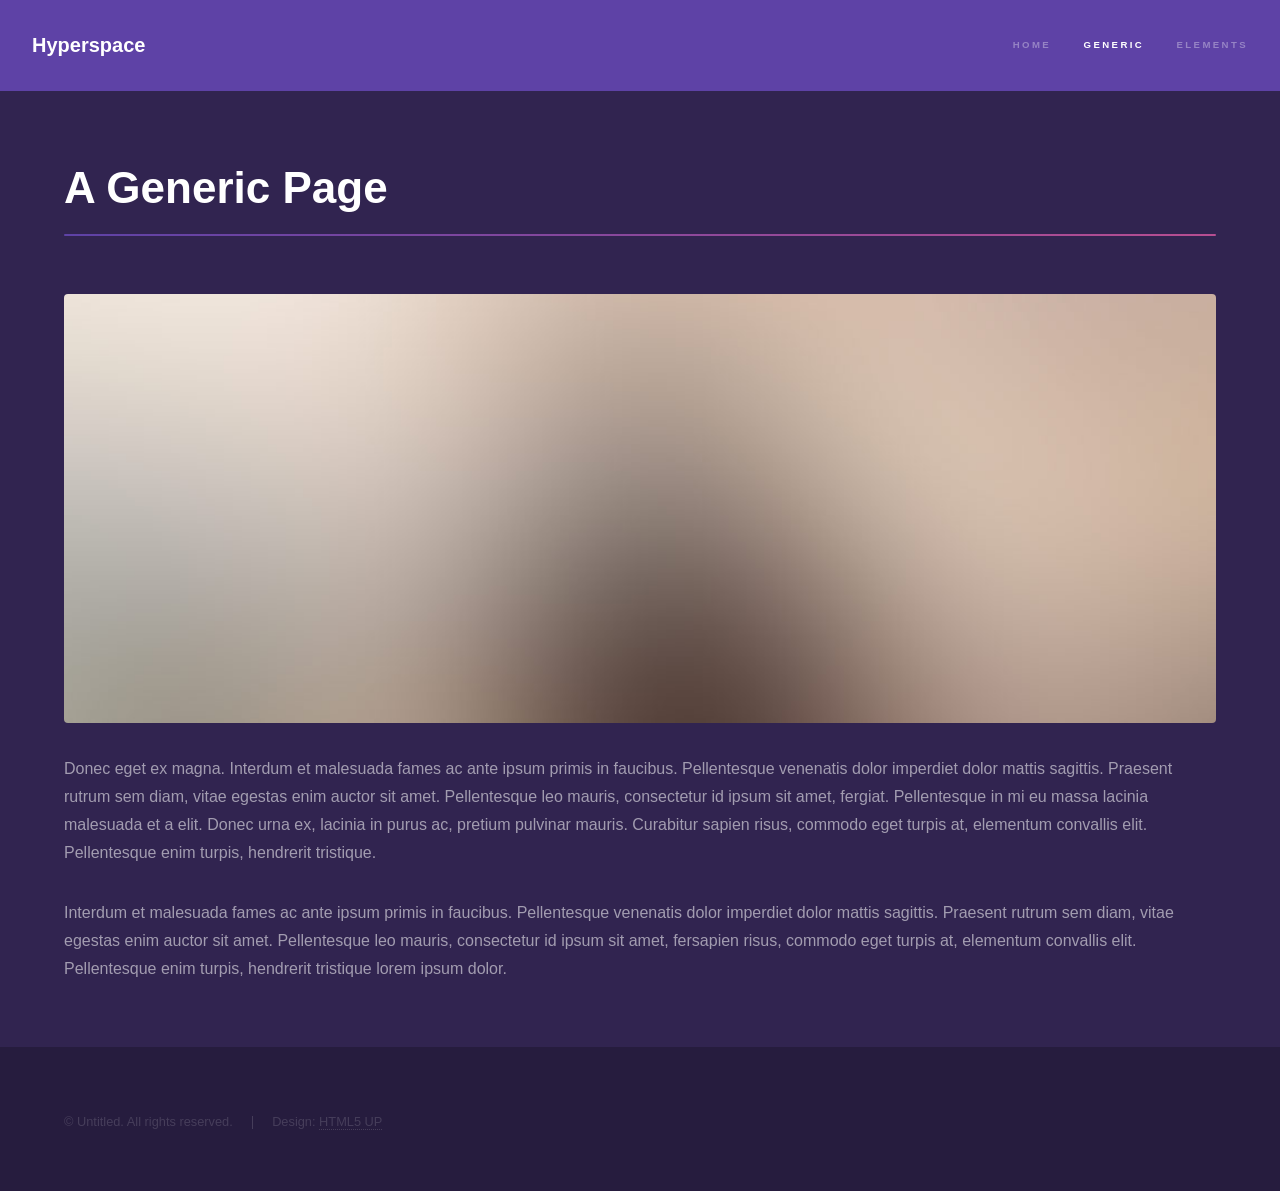
<file: generic.html>
<!DOCTYPE HTML>
<!--
	Hyperspace by HTML5 UP
	html5up.net | @ajlkn
	Free for personal and commercial use under the CCA 3.0 license (html5up.net/license)
-->
<html>
	<head>
		<title>Generic - Hyperspace by HTML5 UP</title>
		<meta charset="utf-8" />
		<meta name="viewport" content="width=device-width, initial-scale=1, user-scalable=no" />
		<link rel="stylesheet" href="assets/css/main.css" />
		<noscript><link rel="stylesheet" href="assets/css/noscript.css" /></noscript>
	</head>
	<body class="is-preload">

		<!-- Header -->
			<header id="header">
				<a href="index.html" class="title">Hyperspace</a>
				<nav>
					<ul>
						<li><a href="index.html">Home</a></li>
						<li><a href="generic.html" class="active">Generic</a></li>
						<li><a href="elements.html">Elements</a></li>
					</ul>
				</nav>
			</header>

		<!-- Wrapper -->
			<div id="wrapper">

				<!-- Main -->
					<section id="main" class="wrapper">
						<div class="inner">
							<h1 class="major">A Generic Page</h1>
							<span class="image fit"><img src="images/pic04.jpg" alt="" /></span>
							<p>Donec eget ex magna. Interdum et malesuada fames ac ante ipsum primis in faucibus. Pellentesque venenatis dolor imperdiet dolor mattis sagittis. Praesent rutrum sem diam, vitae egestas enim auctor sit amet. Pellentesque leo mauris, consectetur id ipsum sit amet, fergiat. Pellentesque in mi eu massa lacinia malesuada et a elit. Donec urna ex, lacinia in purus ac, pretium pulvinar mauris. Curabitur sapien risus, commodo eget turpis at, elementum convallis elit. Pellentesque enim turpis, hendrerit tristique.</p>
							<p>Interdum et malesuada fames ac ante ipsum primis in faucibus. Pellentesque venenatis dolor imperdiet dolor mattis sagittis. Praesent rutrum sem diam, vitae egestas enim auctor sit amet. Pellentesque leo mauris, consectetur id ipsum sit amet, fersapien risus, commodo eget turpis at, elementum convallis elit. Pellentesque enim turpis, hendrerit tristique lorem ipsum dolor.</p>
						</div>
					</section>

			</div>

		<!-- Footer -->
			<footer id="footer" class="wrapper alt">
				<div class="inner">
					<ul class="menu">
						<li>&copy; Untitled. All rights reserved.</li><li>Design: <a href="http://html5up.net">HTML5 UP</a></li>
					</ul>
				</div>
			</footer>

		<!-- Scripts -->
			<script src="assets/js/jquery.min.js"></script>
			<script src="assets/js/jquery.scrollex.min.js"></script>
			<script src="assets/js/jquery.scrolly.min.js"></script>
			<script src="assets/js/browser.min.js"></script>
			<script src="assets/js/breakpoints.min.js"></script>
			<script src="assets/js/util.js"></script>
			<script src="assets/js/main.js"></script>

	</body>
</html>
</file>
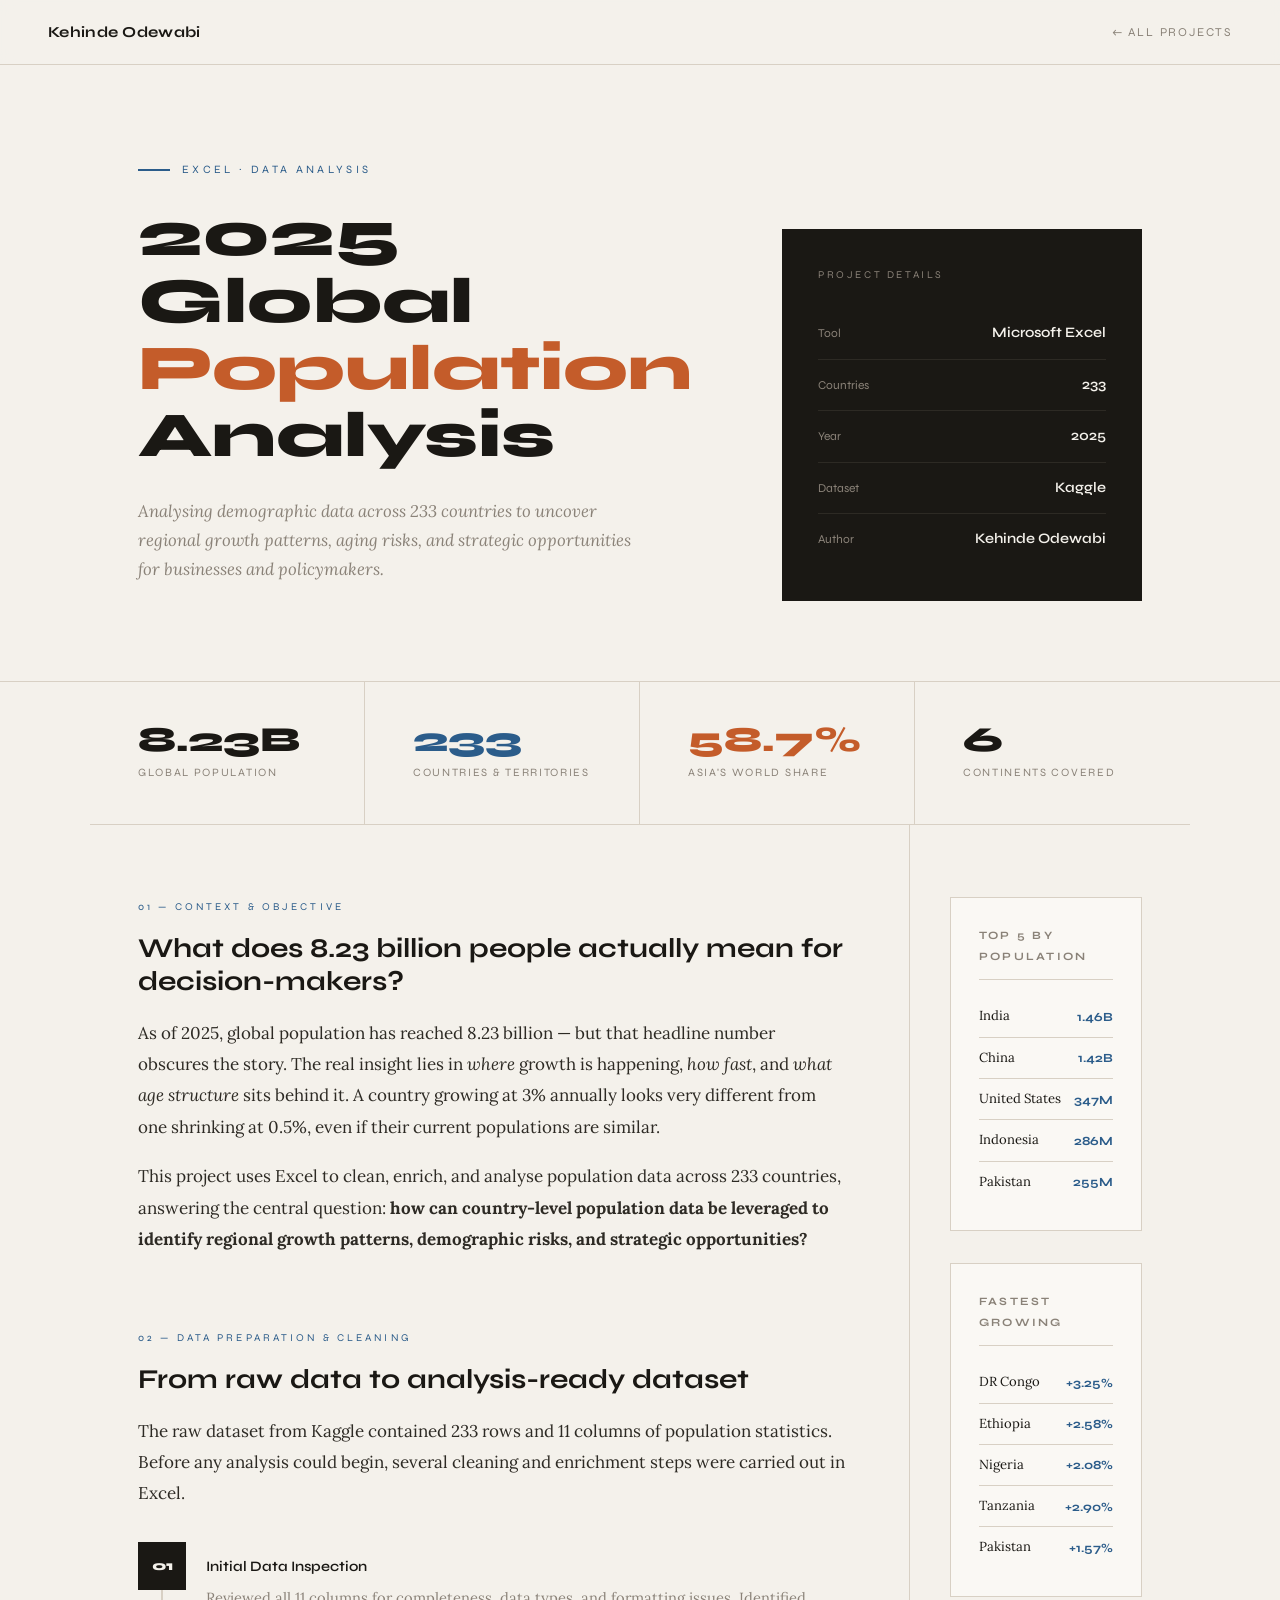
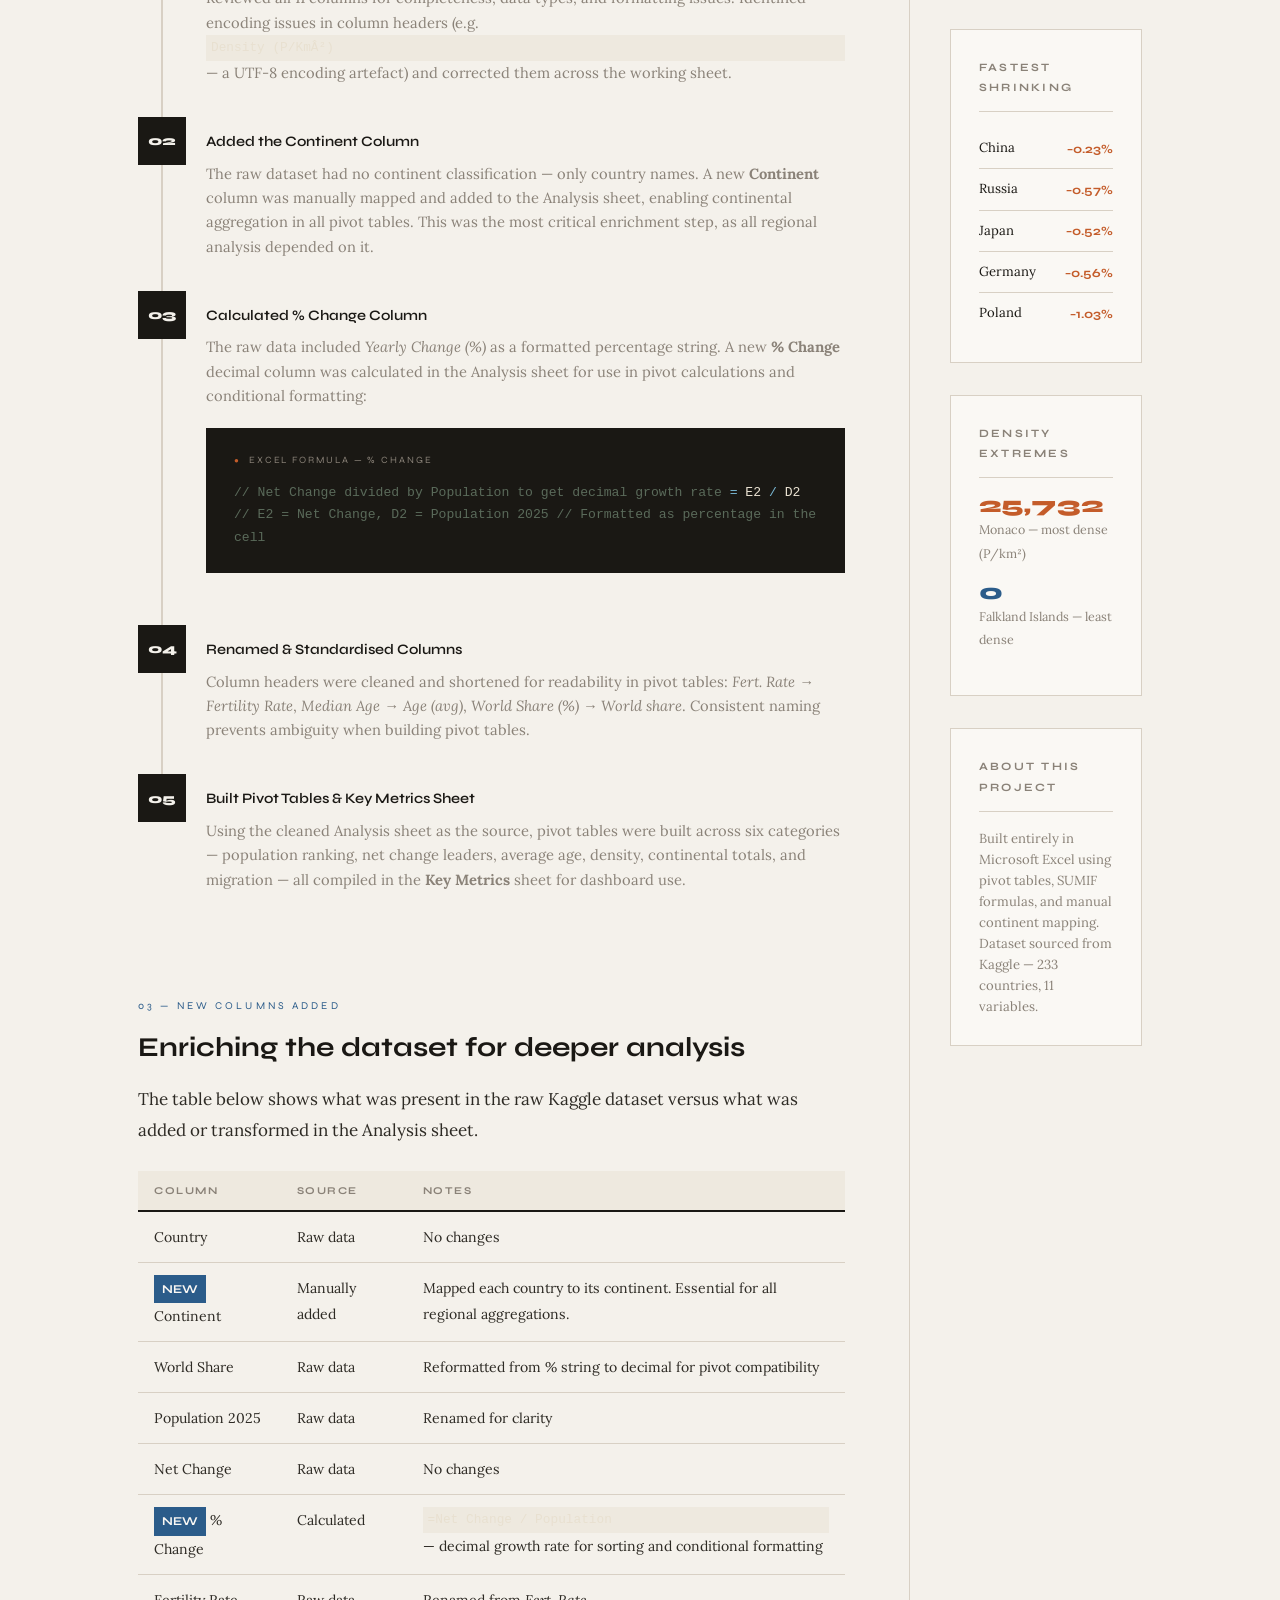
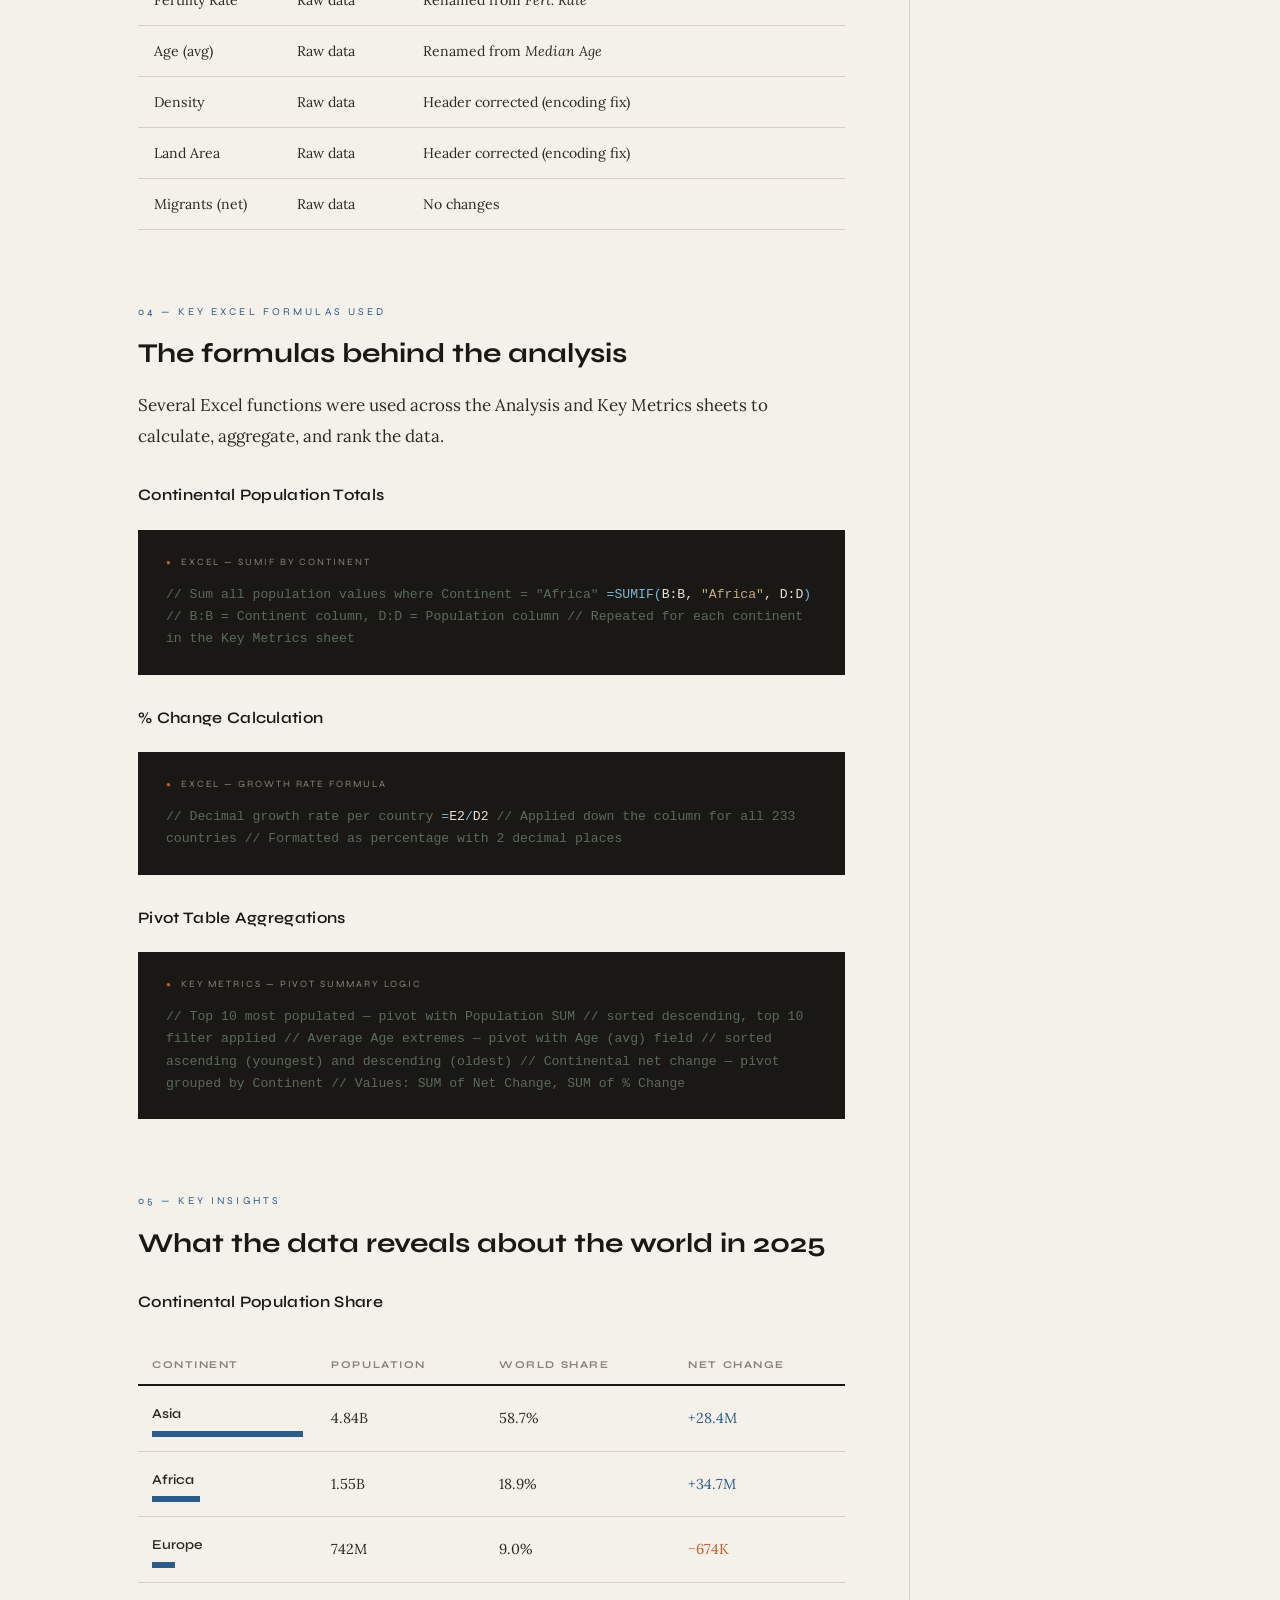
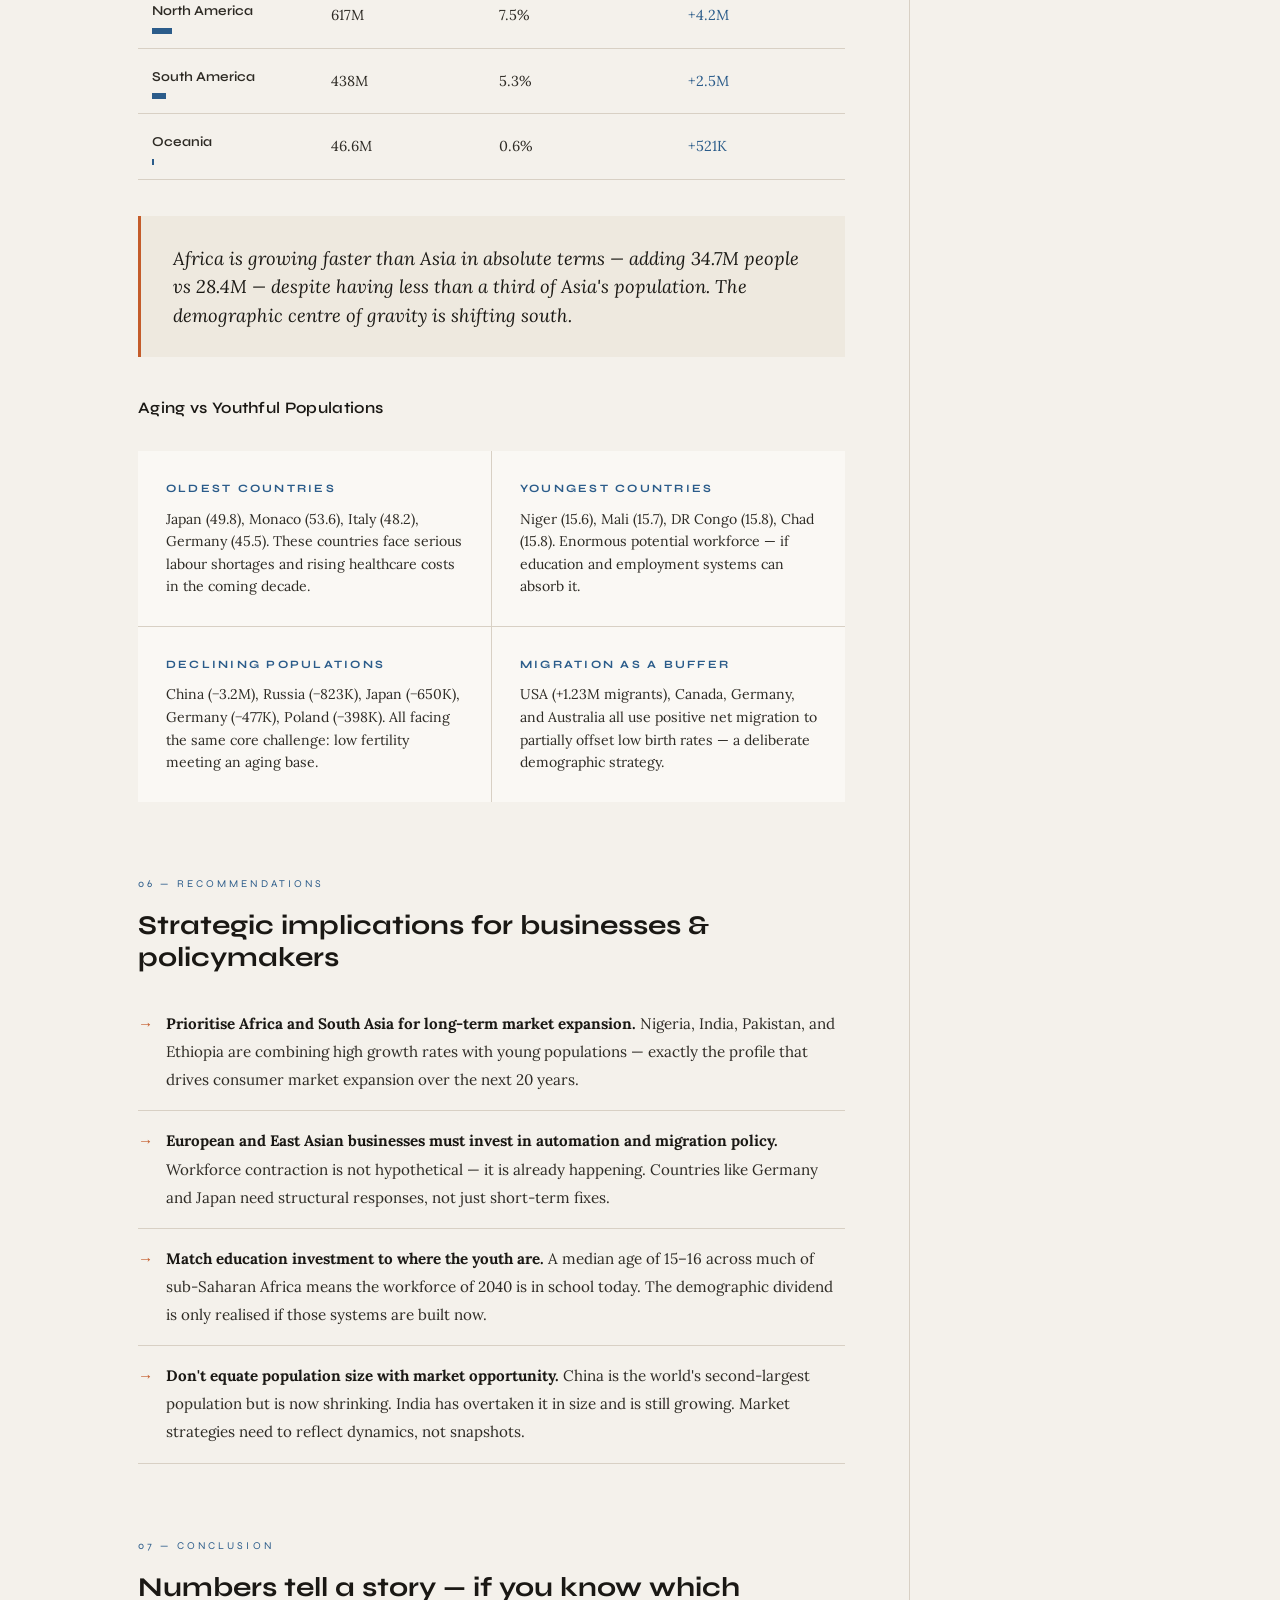
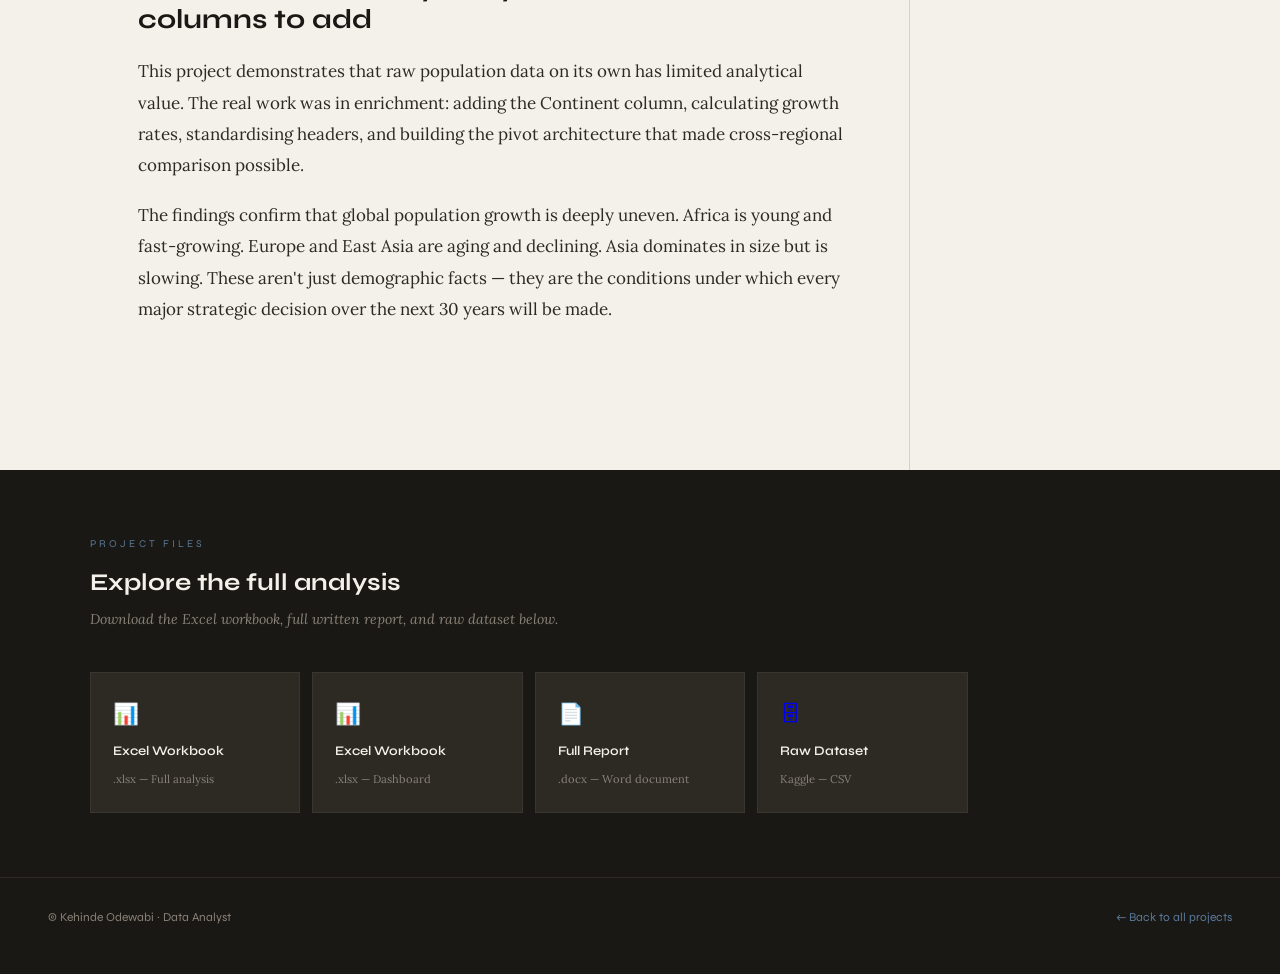
<file: global-population.html>
<!DOCTYPE html>
<html lang="en">
<head>
<meta charset="UTF-8">
<meta name="viewport" content="width=device-width, initial-scale=1.0">
<title>2025 Global Population Analysis — Kehinde Odewabi</title>
<link href="https://fonts.googleapis.com/css2?family=Syne:wght@400;600;700;800&family=Lora:ital,wght@0,400;0,500;1,400&display=swap" rel="stylesheet">
<style>
  :root {
    --bg: #f4f1eb;
    --surface: #eee9df;
    --dark: #1a1814;
    --ink: #2d2a24;
    --muted: #8a8278;
    --accent: #2b5c8a;
    --accent2: #c45c2a;
    --border: #d8d0c4;
    --white: #faf8f4;
  }

  * { margin: 0; padding: 0; box-sizing: border-box; }

  body {
    background: var(--bg);
    color: var(--ink);
    font-family: 'Lora', serif;
    font-size: 17px;
    line-height: 1.85;
  }

  /* NAV */
  nav {
    position: fixed; top: 0; width: 100%; z-index: 100;
    padding: 18px 48px;
    display: flex; justify-content: space-between; align-items: center;
    background: rgba(244,241,235,0.92);
    backdrop-filter: blur(8px);
    border-bottom: 1px solid var(--border);
  }
  .nav-logo {
    font-family: 'Syne', sans-serif;
    font-weight: 700; font-size: 0.95rem;
    color: var(--dark); text-decoration: none;
    letter-spacing: 0.02em;
  }
  .nav-back {
    font-family: 'Syne', sans-serif;
    font-size: 0.75rem; letter-spacing: 0.15em; text-transform: uppercase;
    color: var(--muted); text-decoration: none; transition: color 0.3s;
  }
  .nav-back:hover { color: var(--accent); }

  /* HERO */
  .hero {
    padding: 160px 48px 80px;
    max-width: 1100px; margin: 0 auto;
    display: grid; grid-template-columns: 1fr 360px; gap: 80px; align-items: end;
  }
  .hero-eyebrow {
    font-family: 'Syne', sans-serif;
    font-size: 0.7rem; letter-spacing: 0.3em; text-transform: uppercase;
    color: var(--accent); margin-bottom: 20px;
    display: flex; align-items: center; gap: 12px;
  }
  .hero-eyebrow::before {
    content: ''; width: 32px; height: 2px; background: var(--accent);
  }
  .hero h1 {
    font-family: 'Syne', sans-serif;
    font-size: clamp(2.6rem, 5vw, 4.5rem);
    font-weight: 800; line-height: 1.05;
    color: var(--dark); margin-bottom: 28px;
  }
  .hero h1 span { color: var(--accent2); }
  .hero-desc {
    font-size: 1.05rem; color: var(--muted);
    max-width: 500px; line-height: 1.7;
    font-style: italic;
  }
  .hero-aside {
    background: var(--dark);
    padding: 36px;
    color: var(--bg);
  }
  .aside-label {
    font-family: 'Syne', sans-serif;
    font-size: 0.65rem; letter-spacing: 0.25em; text-transform: uppercase;
    color: var(--muted); margin-bottom: 24px;
  }
  .aside-row {
    display: flex; justify-content: space-between; align-items: baseline;
    padding: 12px 0; border-bottom: 1px solid #2d2a24;
  }
  .aside-row:last-child { border-bottom: none; }
  .aside-key { font-family: 'Syne', sans-serif; font-size: 0.75rem; color: var(--muted); }
  .aside-val { font-family: 'Syne', sans-serif; font-size: 0.9rem; color: var(--bg); font-weight: 600; }

  /* DIVIDER */
  .divider {
    border: none; border-top: 1px solid var(--border);
    margin: 0;
  }

  /* KPI STRIP */
  .kpi-strip {
    display: grid; grid-template-columns: repeat(4, 1fr);
    max-width: 1100px; margin: 0 auto;
    border-bottom: 1px solid var(--border);
  }
  .kpi {
    padding: 40px 48px;
    border-right: 1px solid var(--border);
  }
  .kpi:last-child { border-right: none; }
  .kpi-num {
    font-family: 'Syne', sans-serif;
    font-size: 2.2rem; font-weight: 800;
    color: var(--dark); line-height: 1;
    margin-bottom: 6px;
  }
  .kpi-num.accent { color: var(--accent); }
  .kpi-num.accent2 { color: var(--accent2); }
  .kpi-label { font-family: 'Syne', sans-serif; font-size: 0.7rem; letter-spacing: 0.15em; text-transform: uppercase; color: var(--muted); }

  /* MAIN LAYOUT */
  .page-body {
    max-width: 1100px; margin: 0 auto;
    display: grid; grid-template-columns: 1fr 280px; gap: 0;
  }
  .article { padding: 72px 64px 72px 48px; border-right: 1px solid var(--border); }
  .sidebar { padding: 72px 48px 72px 40px; }

  /* ARTICLE ELEMENTS */
  .section { margin-bottom: 72px; }

  .section-tag {
    font-family: 'Syne', sans-serif;
    font-size: 0.65rem; letter-spacing: 0.3em; text-transform: uppercase;
    color: var(--accent); margin-bottom: 16px;
  }

  h2 {
    font-family: 'Syne', sans-serif;
    font-size: 1.7rem; font-weight: 700;
    color: var(--dark); line-height: 1.2; margin-bottom: 20px;
  }
  h3 {
    font-family: 'Syne', sans-serif;
    font-size: 1rem; font-weight: 600;
    color: var(--dark); margin-bottom: 10px; margin-top: 28px;
    letter-spacing: 0.02em;
  }
  p { margin-bottom: 18px; color: var(--ink); }

  /* PROCESS STEPS */
  .process-steps { margin: 32px 0; }
  .step {
    display: grid; grid-template-columns: 48px 1fr;
    gap: 20px; margin-bottom: 0;
    position: relative;
  }
  .step:not(:last-child)::after {
    content: ''; position: absolute;
    left: 23px; top: 48px; bottom: -1px;
    width: 2px; background: var(--border);
  }
  .step-num {
    width: 48px; height: 48px;
    background: var(--dark); color: var(--bg);
    font-family: 'Syne', sans-serif; font-weight: 800;
    font-size: 0.85rem;
    display: flex; align-items: center; justify-content: center;
    flex-shrink: 0; z-index: 1; position: relative;
  }
  .step-body { padding-bottom: 32px; }
  .step-title {
    font-family: 'Syne', sans-serif; font-size: 0.9rem;
    font-weight: 600; color: var(--dark);
    margin-bottom: 6px; margin-top: 12px;
  }
  .step-desc { font-size: 0.92rem; color: var(--muted); line-height: 1.65; margin: 0; }

  /* CODE BLOCK */
  .code-block {
    background: var(--dark);
    padding: 24px 28px;
    margin: 20px 0;
    overflow-x: auto;
  }
  .code-label {
    font-family: 'Syne', sans-serif;
    font-size: 0.6rem; letter-spacing: 0.2em; text-transform: uppercase;
    color: var(--muted); margin-bottom: 12px;
    display: flex; align-items: center; gap: 8px;
  }
  .code-label::before { content: '●'; color: var(--accent2); font-size: 0.5rem; }
  code {
    font-family: 'Courier New', monospace;
    font-size: 0.82rem; color: #e8e0d0;
    line-height: 1.7;
    display: block;
  }
  .code-comment { color: #5a6a5a; }
  .code-fn { color: #7ab8d4; }
  .code-str { color: #c4a97a; }
  .code-kw { color: #c45c2a; }

  /* NEW COLUMN TABLE */
  .col-table { width: 100%; border-collapse: collapse; margin: 24px 0; font-size: 0.88rem; }
  .col-table th {
    font-family: 'Syne', sans-serif; font-size: 0.65rem;
    letter-spacing: 0.15em; text-transform: uppercase;
    color: var(--muted); text-align: left;
    padding: 10px 16px; border-bottom: 2px solid var(--dark);
    background: var(--surface);
  }
  .col-table td { padding: 12px 16px; border-bottom: 1px solid var(--border); vertical-align: top; }
  .col-table tr:hover td { background: var(--surface); }
  .col-new {
    font-family: 'Syne', sans-serif; font-size: 0.75rem;
    font-weight: 700; color: var(--white);
    background: var(--accent); padding: 3px 8px;
    white-space: nowrap; display: inline-block;
  }

  /* CONTINENTAL TABLE */
  .continent-table { width: 100%; border-collapse: collapse; margin: 28px 0; font-size: 0.9rem; }
  .continent-table th {
    font-family: 'Syne', sans-serif; font-size: 0.65rem;
    letter-spacing: 0.15em; text-transform: uppercase;
    padding: 10px 14px; text-align: left;
    color: var(--muted); border-bottom: 2px solid var(--dark);
  }
  .continent-table td { padding: 14px; border-bottom: 1px solid var(--border); }
  .continent-table tr:hover td { background: var(--surface); }
  .bar-inline {
    height: 6px; background: var(--accent);
    display: block; margin-top: 4px;
    transition: width 1s ease;
  }
  .bar-inline.orange { background: var(--accent2); }
  .continent-name { font-family: 'Syne', sans-serif; font-weight: 600; font-size: 0.85rem; }

  /* PULL QUOTE */
  .pull-quote {
    padding: 28px 32px;
    border-left: 3px solid var(--accent2);
    background: var(--surface);
    margin: 36px 0;
  }
  .pull-quote p {
    font-size: 1.15rem; font-style: italic;
    color: var(--dark); line-height: 1.55; margin: 0;
  }

  /* FINDING CARDS */
  .finding-grid { display: grid; grid-template-columns: 1fr 1fr; gap: 1px; background: var(--border); margin: 28px 0; }
  .finding-card {
    background: var(--white); padding: 28px;
    transition: background 0.2s;
  }
  .finding-card:hover { background: var(--surface); }
  .finding-card h4 {
    font-family: 'Syne', sans-serif; font-size: 0.7rem;
    letter-spacing: 0.2em; text-transform: uppercase;
    color: var(--accent); margin-bottom: 8px;
  }
  .finding-card p { font-size: 0.88rem; margin: 0; line-height: 1.6; }

  /* REC LIST */
  .rec-list { list-style: none; margin: 20px 0; }
  .rec-list li {
    padding: 16px 0 16px 28px;
    border-bottom: 1px solid var(--border);
    position: relative; font-size: 0.95rem;
  }
  .rec-list li::before { content: '→'; position: absolute; left: 0; color: var(--accent2); }
  .rec-list li strong { color: var(--dark); }

  /* SIDEBAR */
  .sidebar-card {
    background: var(--white);
    border: 1px solid var(--border);
    padding: 28px; margin-bottom: 32px;
  }
  .sidebar-card h4 {
    font-family: 'Syne', sans-serif; font-size: 0.7rem;
    letter-spacing: 0.2em; text-transform: uppercase;
    color: var(--muted); margin-bottom: 16px;
    padding-bottom: 12px; border-bottom: 1px solid var(--border);
  }
  .sidebar-stat { margin-bottom: 16px; }
  .sidebar-stat-val {
    font-family: 'Syne', sans-serif; font-size: 1.4rem;
    font-weight: 800; color: var(--dark); line-height: 1;
  }
  .sidebar-stat-val.blue { color: var(--accent); }
  .sidebar-stat-val.orange { color: var(--accent2); }
  .sidebar-stat-label { font-size: 0.78rem; color: var(--muted); margin-top: 2px; }

  .country-row {
    display: flex; justify-content: space-between; align-items: center;
    padding: 8px 0; border-bottom: 1px solid var(--border); font-size: 0.82rem;
  }
  .country-row:last-child { border-bottom: none; }
  .country-row .name { color: var(--dark); }
  .country-row .val { font-family: 'Syne', sans-serif; font-weight: 700; color: var(--accent); font-size: 0.78rem; }
  .country-row .neg { color: var(--accent2); }

  /* DOWNLOAD */
  .download-section {
    background: var(--dark); padding: 64px 48px;
  }
  .dl-inner { max-width: 1100px; margin: 0 auto; }
  .dl-inner .section-tag { color: #5a7a9a; }
  .dl-inner h2 { color: var(--bg); font-size: 1.5rem; margin-bottom: 8px; }
  .dl-inner > p { color: var(--muted); font-size: 0.88rem; margin-bottom: 40px; font-style: italic; }
  .dl-grid {
    display: grid; grid-template-columns: repeat(auto-fill, minmax(190px, 1fr)); gap: 12px;
  }
  .dl-btn {
    display: flex; flex-direction: column; gap: 6px;
    padding: 22px; background: #2d2a24;
    border: 1px solid #3a3530;
    text-decoration: none; transition: border-color 0.3s, background 0.3s; cursor: pointer;
  }
  .dl-btn:hover { border-color: var(--accent); background: #333028; }
  .dl-icon { font-size: 1.3rem; }
  .dl-title { font-family: 'Syne', sans-serif; font-size: 0.82rem; color: var(--bg); font-weight: 600; }
  .dl-sub { font-size: 0.7rem; color: var(--muted); }

  /* FOOTER */
  footer {
    background: var(--dark); border-top: 1px solid #2d2a24;
    padding: 28px 48px;
    display: flex; justify-content: space-between; flex-wrap: wrap; gap: 12px;
  }
  footer p { font-family: 'Syne', sans-serif; font-size: 0.75rem; color: var(--muted); }
  footer a { color: #5a7a9a; text-decoration: none; font-family: 'Syne', sans-serif; font-size: 0.75rem; }

  @keyframes fadeUp {
    from { opacity: 0; transform: translateY(20px); }
    to { opacity: 1; transform: translateY(0); }
  }
  .fade { animation: fadeUp 0.7s ease both; }
  .d1 { animation-delay: 0.1s; } .d2 { animation-delay: 0.2s; } .d3 { animation-delay: 0.35s; }

  @media (max-width: 900px) {
    .hero { grid-template-columns: 1fr; gap: 40px; padding: 120px 24px 60px; }
    .hero-aside { display: none; }
    .kpi-strip { grid-template-columns: 1fr 1fr; }
    .page-body { grid-template-columns: 1fr; }
    .article { padding: 48px 24px; border-right: none; }
    .sidebar { padding: 0 24px 48px; border-top: 1px solid var(--border); }
    .finding-grid { grid-template-columns: 1fr; }
    nav, .download-section, footer { padding-left: 24px; padding-right: 24px; }
  }
</style>
</head>
<body>

<!-- NAV -->
<nav>
  <a href="index.html" class="nav-logo">Kehinde Odewabi</a>
  <a href="index.html" class="nav-back">← All Projects</a>
</nav>

<!-- HERO -->
<header style="background: var(--bg); border-bottom: 1px solid var(--border);">
  <div class="hero">
    <div>
      <div class="hero-eyebrow fade">Excel · Data Analysis</div>
      <h1 class="fade d1">2025 Global <span>Population</span> Analysis</h1>
      <p class="hero-desc fade d2">Analysing demographic data across 233 countries to uncover regional growth patterns, aging risks, and strategic opportunities for businesses and policymakers.</p>
    </div>
    <div class="hero-aside fade d3">
      <div class="aside-label">Project Details</div>
      <div class="aside-row"><span class="aside-key">Tool</span><span class="aside-val">Microsoft Excel</span></div>
      <div class="aside-row"><span class="aside-key">Countries</span><span class="aside-val">233</span></div>
      <div class="aside-row"><span class="aside-key">Year</span><span class="aside-val">2025</span></div>
      <div class="aside-row"><span class="aside-key">Dataset</span><span class="aside-val">Kaggle</span></div>
      <div class="aside-row"><span class="aside-key">Author</span><span class="aside-val">Kehinde Odewabi</span></div>
    </div>
  </div>
</header>

<!-- KPI STRIP -->
<div class="kpi-strip">
  <div class="kpi">
    <div class="kpi-num">8.23B</div>
    <div class="kpi-label">Global Population</div>
  </div>
  <div class="kpi">
    <div class="kpi-num accent">233</div>
    <div class="kpi-label">Countries & Territories</div>
  </div>
  <div class="kpi">
    <div class="kpi-num accent2">58.7%</div>
    <div class="kpi-label">Asia's World Share</div>
  </div>
  <div class="kpi">
    <div class="kpi-num">6</div>
    <div class="kpi-label">Continents Covered</div>
  </div>
</div>

<!-- BODY -->
<div class="page-body">

  <!-- ARTICLE -->
  <article class="article">

    <!-- OBJECTIVE -->
    <section class="section">
      <div class="section-tag">01 — Context & Objective</div>
      <h2>What does 8.23 billion people actually mean for decision-makers?</h2>
      <p>As of 2025, global population has reached 8.23 billion — but that headline number obscures the story. The real insight lies in <em>where</em> growth is happening, <em>how fast</em>, and <em>what age structure</em> sits behind it. A country growing at 3% annually looks very different from one shrinking at 0.5%, even if their current populations are similar.</p>
      <p>This project uses Excel to clean, enrich, and analyse population data across 233 countries, answering the central question: <strong>how can country-level population data be leveraged to identify regional growth patterns, demographic risks, and strategic opportunities?</strong></p>
    </section>

    <!-- DATA PROCESS -->
    <section class="section">
      <div class="section-tag">02 — Data Preparation & Cleaning</div>
      <h2>From raw data to analysis-ready dataset</h2>
      <p>The raw dataset from Kaggle contained 233 rows and 11 columns of population statistics. Before any analysis could begin, several cleaning and enrichment steps were carried out in Excel.</p>

      <div class="process-steps">
        <div class="step">
          <div class="step-num">01</div>
          <div class="step-body">
            <div class="step-title">Initial Data Inspection</div>
            <p class="step-desc">Reviewed all 11 columns for completeness, data types, and formatting issues. Identified encoding issues in column headers (e.g. <code style="background:var(--surface);padding:2px 5px;font-size:0.8rem;">Density (P/KmÂ²)</code> — a UTF-8 encoding artefact) and corrected them across the working sheet.</p>
          </div>
        </div>
        <div class="step">
          <div class="step-num">02</div>
          <div class="step-body">
            <div class="step-title">Added the Continent Column</div>
            <p class="step-desc">The raw dataset had no continent classification — only country names. A new <strong>Continent</strong> column was manually mapped and added to the Analysis sheet, enabling continental aggregation in all pivot tables. This was the most critical enrichment step, as all regional analysis depended on it.</p>
          </div>
        </div>
        <div class="step">
          <div class="step-num">03</div>
          <div class="step-body">
            <div class="step-title">Calculated % Change Column</div>
            <p class="step-desc">The raw data included <em>Yearly Change (%)</em> as a formatted percentage string. A new <strong>% Change</strong> decimal column was calculated in the Analysis sheet for use in pivot calculations and conditional formatting:</p>
            <div class="code-block">
              <div class="code-label">Excel Formula — % Change</div>
              <code><span class="code-comment">// Net Change divided by Population to get decimal growth rate</span>
<span class="code-fn">=</span> E2 <span class="code-fn">/</span> D2
<span class="code-comment">// E2 = Net Change, D2 = Population 2025</span>
<span class="code-comment">// Formatted as percentage in the cell</span></code>
            </div>
          </div>
        </div>
        <div class="step">
          <div class="step-num">04</div>
          <div class="step-body">
            <div class="step-title">Renamed & Standardised Columns</div>
            <p class="step-desc">Column headers were cleaned and shortened for readability in pivot tables: <em>Fert. Rate → Fertility Rate</em>, <em>Median Age → Age (avg)</em>, <em>World Share (%) → World share</em>. Consistent naming prevents ambiguity when building pivot tables.</p>
          </div>
        </div>
        <div class="step">
          <div class="step-num">05</div>
          <div class="step-body">
            <div class="step-title">Built Pivot Tables & Key Metrics Sheet</div>
            <p class="step-desc">Using the cleaned Analysis sheet as the source, pivot tables were built across six categories — population ranking, net change leaders, average age, density, continental totals, and migration — all compiled in the <strong>Key Metrics</strong> sheet for dashboard use.</p>
          </div>
        </div>
      </div>
    </section>

    <!-- NEW COLUMNS -->
    <section class="section">
      <div class="section-tag">03 — New Columns Added</div>
      <h2>Enriching the dataset for deeper analysis</h2>
      <p>The table below shows what was present in the raw Kaggle dataset versus what was added or transformed in the Analysis sheet.</p>

      <table class="col-table">
        <thead>
          <tr>
            <th>Column</th>
            <th>Source</th>
            <th>Notes</th>
          </tr>
        </thead>
        <tbody>
          <tr>
            <td>Country</td>
            <td>Raw data</td>
            <td>No changes</td>
          </tr>
          <tr>
            <td><span class="col-new">NEW</span> Continent</td>
            <td>Manually added</td>
            <td>Mapped each country to its continent. Essential for all regional aggregations.</td>
          </tr>
          <tr>
            <td>World Share</td>
            <td>Raw data</td>
            <td>Reformatted from % string to decimal for pivot compatibility</td>
          </tr>
          <tr>
            <td>Population 2025</td>
            <td>Raw data</td>
            <td>Renamed for clarity</td>
          </tr>
          <tr>
            <td>Net Change</td>
            <td>Raw data</td>
            <td>No changes</td>
          </tr>
          <tr>
            <td><span class="col-new">NEW</span> % Change</td>
            <td>Calculated</td>
            <td><code style="font-size:0.8rem;background:var(--surface);padding:2px 5px">=Net Change / Population</code> — decimal growth rate for sorting and conditional formatting</td>
          </tr>
          <tr>
            <td>Fertility Rate</td>
            <td>Raw data</td>
            <td>Renamed from <em>Fert. Rate</em></td>
          </tr>
          <tr>
            <td>Age (avg)</td>
            <td>Raw data</td>
            <td>Renamed from <em>Median Age</em></td>
          </tr>
          <tr>
            <td>Density</td>
            <td>Raw data</td>
            <td>Header corrected (encoding fix)</td>
          </tr>
          <tr>
            <td>Land Area</td>
            <td>Raw data</td>
            <td>Header corrected (encoding fix)</td>
          </tr>
          <tr>
            <td>Migrants (net)</td>
            <td>Raw data</td>
            <td>No changes</td>
          </tr>
        </tbody>
      </table>
    </section>

    <!-- KEY FORMULAS -->
    <section class="section">
      <div class="section-tag">04 — Key Excel Formulas Used</div>
      <h2>The formulas behind the analysis</h2>
      <p>Several Excel functions were used across the Analysis and Key Metrics sheets to calculate, aggregate, and rank the data.</p>

      <h3>Continental Population Totals</h3>
      <div class="code-block">
        <div class="code-label">Excel — SUMIF by Continent</div>
        <code><span class="code-comment">// Sum all population values where Continent = "Africa"</span>
<span class="code-fn">=SUMIF(</span>B:B, <span class="code-str">"Africa"</span>, D:D<span class="code-fn">)</span>

<span class="code-comment">// B:B = Continent column, D:D = Population column</span>
<span class="code-comment">// Repeated for each continent in the Key Metrics sheet</span></code>
      </div>

      <h3>% Change Calculation</h3>
      <div class="code-block">
        <div class="code-label">Excel — Growth Rate Formula</div>
        <code><span class="code-comment">// Decimal growth rate per country</span>
<span class="code-fn">=</span>E2<span class="code-fn">/</span>D2

<span class="code-comment">// Applied down the column for all 233 countries</span>
<span class="code-comment">// Formatted as percentage with 2 decimal places</span></code>
      </div>

      <h3>Pivot Table Aggregations</h3>
      <div class="code-block">
        <div class="code-label">Key Metrics — Pivot Summary Logic</div>
        <code><span class="code-comment">// Top 10 most populated — pivot with Population SUM</span>
<span class="code-comment">// sorted descending, top 10 filter applied</span>

<span class="code-comment">// Average Age extremes — pivot with Age (avg) field</span>
<span class="code-comment">// sorted ascending (youngest) and descending (oldest)</span>

<span class="code-comment">// Continental net change — pivot grouped by Continent</span>
<span class="code-comment">// Values: SUM of Net Change, SUM of % Change</span></code>
      </div>
    </section>

    <!-- KEY INSIGHTS -->
    <section class="section">
      <div class="section-tag">05 — Key Insights</div>
      <h2>What the data reveals about the world in 2025</h2>

      <h3>Continental Population Share</h3>
      <table class="continent-table">
        <thead>
          <tr><th>Continent</th><th>Population</th><th>World Share</th><th>Net Change</th></tr>
        </thead>
        <tbody>
          <tr>
            <td><span class="continent-name">Asia</span><div class="bar-inline" style="width:100%"></div></td>
            <td>4.84B</td><td>58.7%</td><td style="color:var(--accent)">+28.4M</td>
          </tr>
          <tr>
            <td><span class="continent-name">Africa</span><div class="bar-inline" style="width:32%"></div></td>
            <td>1.55B</td><td>18.9%</td><td style="color:var(--accent)">+34.7M</td>
          </tr>
          <tr>
            <td><span class="continent-name">Europe</span><div class="bar-inline" style="width:15%"></div></td>
            <td>742M</td><td>9.0%</td><td style="color:var(--accent2)">−674K</td>
          </tr>
          <tr>
            <td><span class="continent-name">North America</span><div class="bar-inline" style="width:13%"></div></td>
            <td>617M</td><td>7.5%</td><td style="color:var(--accent)">+4.2M</td>
          </tr>
          <tr>
            <td><span class="continent-name">South America</span><div class="bar-inline" style="width:9%"></div></td>
            <td>438M</td><td>5.3%</td><td style="color:var(--accent)">+2.5M</td>
          </tr>
          <tr>
            <td><span class="continent-name">Oceania</span><div class="bar-inline" style="width:1%"></div></td>
            <td>46.6M</td><td>0.6%</td><td style="color:var(--accent)">+521K</td>
          </tr>
        </tbody>
      </table>

      <div class="pull-quote">
        <p>Africa is growing faster than Asia in absolute terms — adding 34.7M people vs 28.4M — despite having less than a third of Asia's population. The demographic centre of gravity is shifting south.</p>
      </div>

      <h3>Aging vs Youthful Populations</h3>
      <div class="finding-grid">
        <div class="finding-card">
          <h4>Oldest Countries</h4>
          <p>Japan (49.8), Monaco (53.6), Italy (48.2), Germany (45.5). These countries face serious labour shortages and rising healthcare costs in the coming decade.</p>
        </div>
        <div class="finding-card">
          <h4>Youngest Countries</h4>
          <p>Niger (15.6), Mali (15.7), DR Congo (15.8), Chad (15.8). Enormous potential workforce — if education and employment systems can absorb it.</p>
        </div>
        <div class="finding-card">
          <h4>Declining Populations</h4>
          <p>China (−3.2M), Russia (−823K), Japan (−650K), Germany (−477K), Poland (−398K). All facing the same core challenge: low fertility meeting an aging base.</p>
        </div>
        <div class="finding-card">
          <h4>Migration as a Buffer</h4>
          <p>USA (+1.23M migrants), Canada, Germany, and Australia all use positive net migration to partially offset low birth rates — a deliberate demographic strategy.</p>
        </div>
      </div>
    </section>

    <!-- RECOMMENDATIONS -->
    <section class="section">
      <div class="section-tag">06 — Recommendations</div>
      <h2>Strategic implications for businesses & policymakers</h2>
      <ul class="rec-list">
        <li><strong>Prioritise Africa and South Asia for long-term market expansion.</strong> Nigeria, India, Pakistan, and Ethiopia are combining high growth rates with young populations — exactly the profile that drives consumer market expansion over the next 20 years.</li>
        <li><strong>European and East Asian businesses must invest in automation and migration policy.</strong> Workforce contraction is not hypothetical — it is already happening. Countries like Germany and Japan need structural responses, not just short-term fixes.</li>
        <li><strong>Match education investment to where the youth are.</strong> A median age of 15–16 across much of sub-Saharan Africa means the workforce of 2040 is in school today. The demographic dividend is only realised if those systems are built now.</li>
        <li><strong>Don't equate population size with market opportunity.</strong> China is the world's second-largest population but is now shrinking. India has overtaken it in size and is still growing. Market strategies need to reflect dynamics, not snapshots.</li>
      </ul>
    </section>

    <!-- CONCLUSION -->
    <section class="section">
      <div class="section-tag">07 — Conclusion</div>
      <h2>Numbers tell a story — if you know which columns to add</h2>
      <p>This project demonstrates that raw population data on its own has limited analytical value. The real work was in enrichment: adding the Continent column, calculating growth rates, standardising headers, and building the pivot architecture that made cross-regional comparison possible.</p>
      <p>The findings confirm that global population growth is deeply uneven. Africa is young and fast-growing. Europe and East Asia are aging and declining. Asia dominates in size but is slowing. These aren't just demographic facts — they are the conditions under which every major strategic decision over the next 30 years will be made.</p>
    </section>

  </article>

  <!-- SIDEBAR -->
  <aside class="sidebar">

    <div class="sidebar-card">
      <h4>Top 5 by Population</h4>
      <div class="country-row"><span class="name">India</span><span class="val">1.46B</span></div>
      <div class="country-row"><span class="name">China</span><span class="val">1.42B</span></div>
      <div class="country-row"><span class="name">United States</span><span class="val">347M</span></div>
      <div class="country-row"><span class="name">Indonesia</span><span class="val">286M</span></div>
      <div class="country-row"><span class="name">Pakistan</span><span class="val">255M</span></div>
    </div>

    <div class="sidebar-card">
      <h4>Fastest Growing</h4>
      <div class="country-row"><span class="name">DR Congo</span><span class="val">+3.25%</span></div>
      <div class="country-row"><span class="name">Ethiopia</span><span class="val">+2.58%</span></div>
      <div class="country-row"><span class="name">Nigeria</span><span class="val">+2.08%</span></div>
      <div class="country-row"><span class="name">Tanzania</span><span class="val">+2.90%</span></div>
      <div class="country-row"><span class="name">Pakistan</span><span class="val">+1.57%</span></div>
    </div>

    <div class="sidebar-card">
      <h4>Fastest Shrinking</h4>
      <div class="country-row"><span class="name">China</span><span class="val neg">−0.23%</span></div>
      <div class="country-row"><span class="name">Russia</span><span class="val neg">−0.57%</span></div>
      <div class="country-row"><span class="name">Japan</span><span class="val neg">−0.52%</span></div>
      <div class="country-row"><span class="name">Germany</span><span class="val neg">−0.56%</span></div>
      <div class="country-row"><span class="name">Poland</span><span class="val neg">−1.03%</span></div>
    </div>

    <div class="sidebar-card">
      <h4>Density Extremes</h4>
      <div class="sidebar-stat">
        <div class="sidebar-stat-val orange">25,732</div>
        <div class="sidebar-stat-label">Monaco — most dense (P/km²)</div>
      </div>
      <div class="sidebar-stat">
        <div class="sidebar-stat-val blue">0</div>
        <div class="sidebar-stat-label">Falkland Islands — least dense</div>
      </div>
    </div>

    <div class="sidebar-card">
      <h4>About This Project</h4>
      <p style="font-size:0.82rem; color:var(--muted); line-height:1.6; margin:0;">Built entirely in Microsoft Excel using pivot tables, SUMIF formulas, and manual continent mapping. Dataset sourced from Kaggle — 233 countries, 11 variables.</p>
    </div>

  </aside>

</div><!-- end page-body -->

<!-- DOWNLOADS -->
<section class="download-section">
  <div class="dl-inner">
    <div class="section-tag">Project Files</div>
    <h2>Explore the full analysis</h2>
    <p>Download the Excel workbook, full written report, and raw dataset below.</p>
    <div class="dl-grid">
      <a href="https://docs.google.com/spreadsheets/d/1QbWssGdClSnVteBuRygi_dDw2onVOoi1/edit?usp=drive_link&ouid=115340889756125625127&rtpof=true&sd=true" class="dl-btn">
        <span class="dl-icon">📊</span>
        <span class="dl-title">Excel Workbook</span>
        <span class="dl-sub">.xlsx — Full analysis</span>
      </a>
       <a href="https://docs.google.com/spreadsheets/d/1QUzSNxBXtrromQ7hmy2qB2TQTHHpAmkh/edit?usp=drive_link&ouid=115340889756125625127&rtpof=true&sd=true" class="dl-btn">
        <span class="dl-icon">📊</span>
        <span class="dl-title">Excel Workbook</span>
        <span class="dl-sub">.xlsx — Dashboard</span>
      </a>
      <a href="https://drive.google.com/file/d/1hz2jJj20e7HmHBqpJ0vX6tVVY7s8LadK/view?usp=drive_link" class="dl-btn">
        <span class="dl-icon">📄</span>
        <span class="dl-title">Full Report</span>
        <span class="dl-sub">.docx — Word document</span>
      </a>
      <a href="https://www.kaggle.com/datasets/ankanbasak/population-by-country-2025" target="_blank" class="dl-btn">
        <span class="dl-icon">🗄</span>
        <span class="dl-title">Raw Dataset</span>
        <span class="dl-sub">Kaggle — CSV</span>
      </a>
    </div>
  </div>
</section>

<footer>
  <p>© Kehinde Odewabi · Data Analyst</p>
  <a href="index.html">← Back to all projects</a>
</footer>

<script>
  const observer = new IntersectionObserver((entries) => {
    entries.forEach(e => {
      if (e.isIntersecting) {
        e.target.style.opacity = '1';
        e.target.style.transform = 'translateY(0)';
      }
    });
  }, { threshold: 0.08 });

  document.querySelectorAll('.section').forEach(el => {
    el.style.opacity = '0';
    el.style.transform = 'translateY(24px)';
    el.style.transition = 'opacity 0.7s ease, transform 0.7s ease';
    observer.observe(el);
  });
</script>

</body>
</html>
</file>
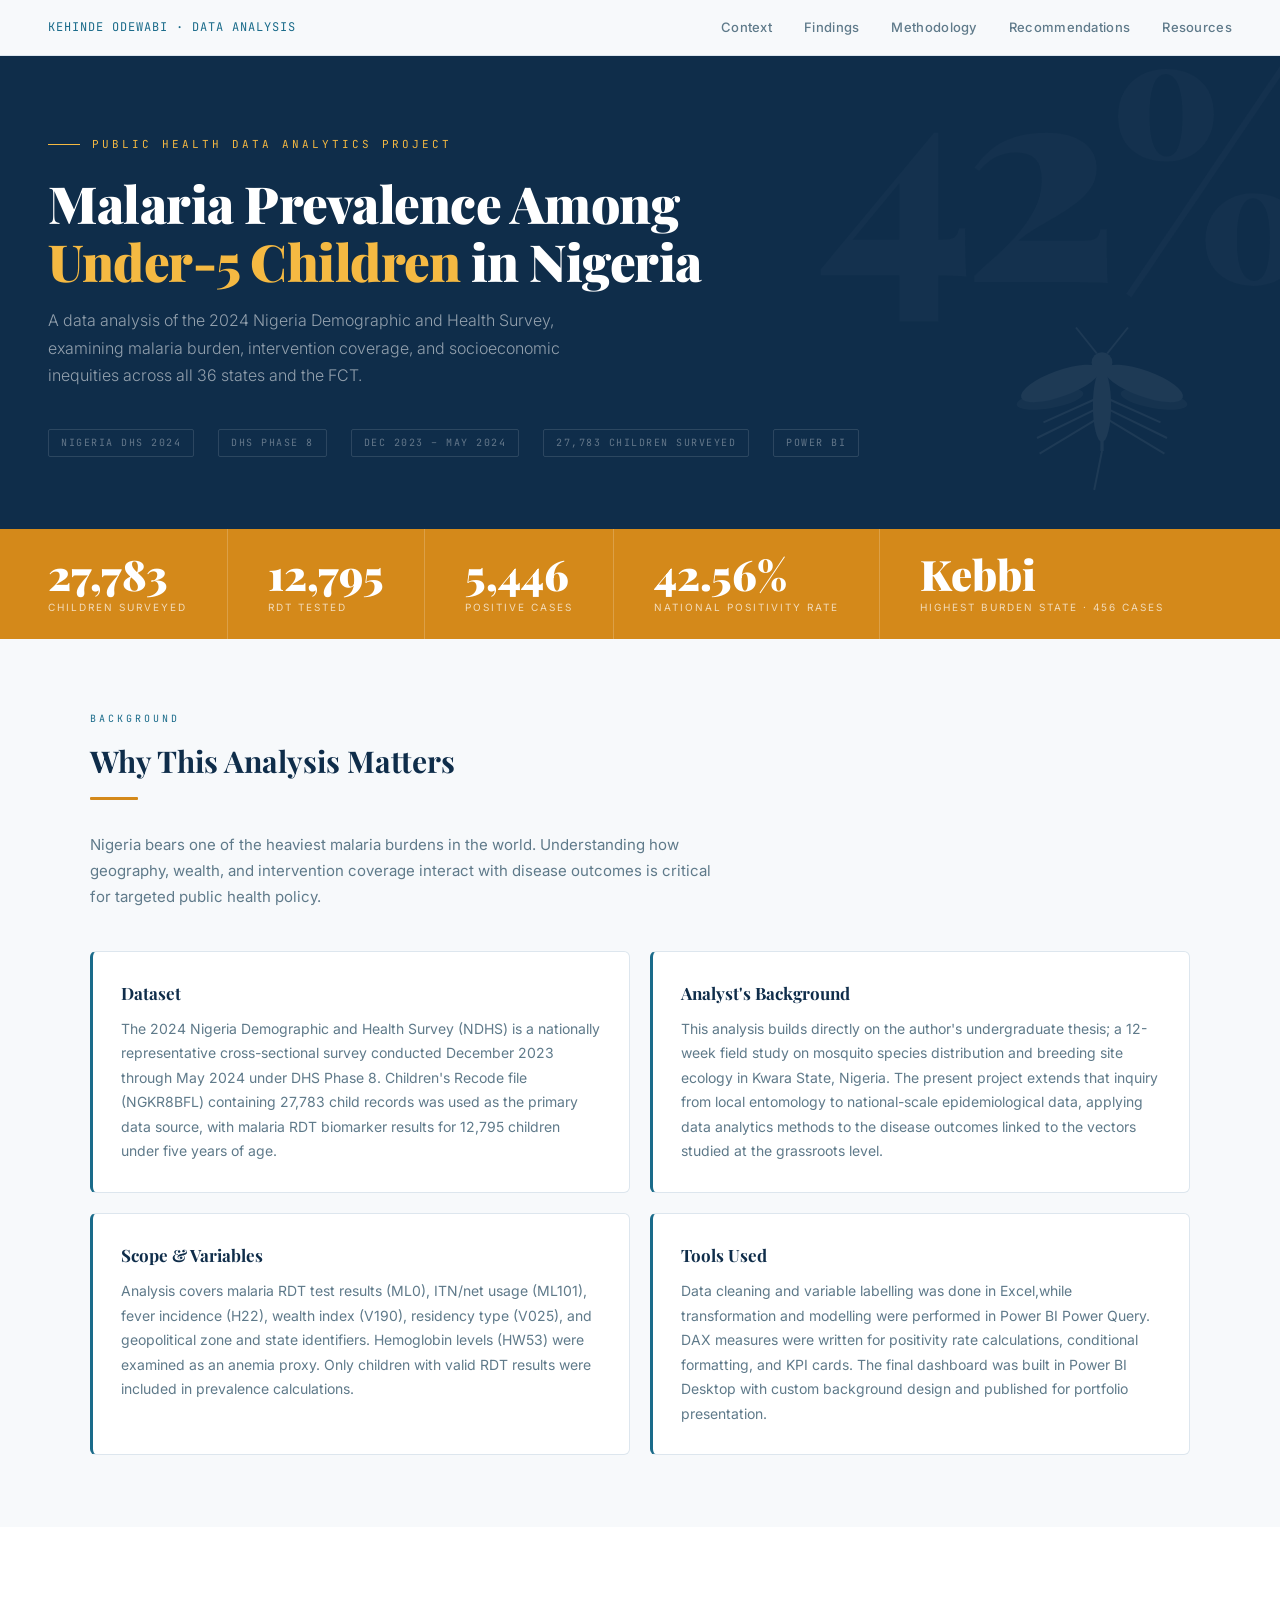
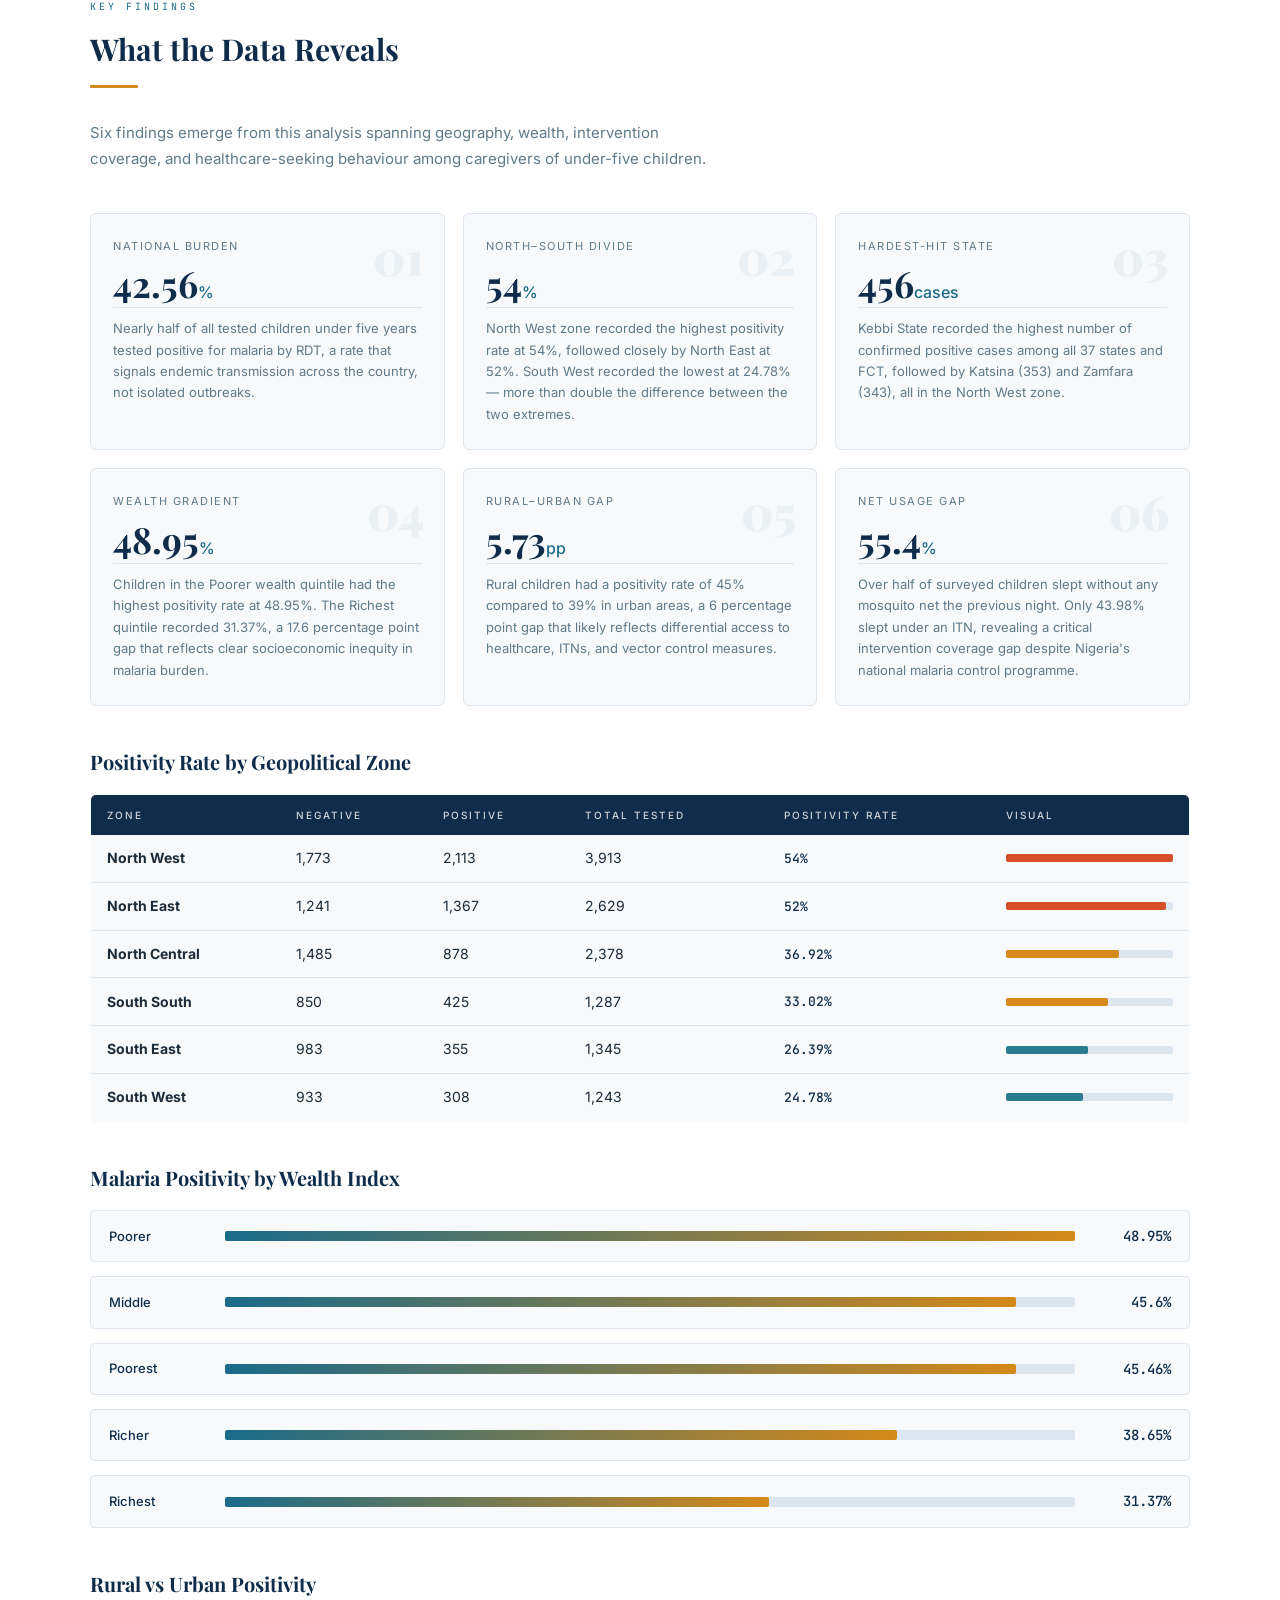
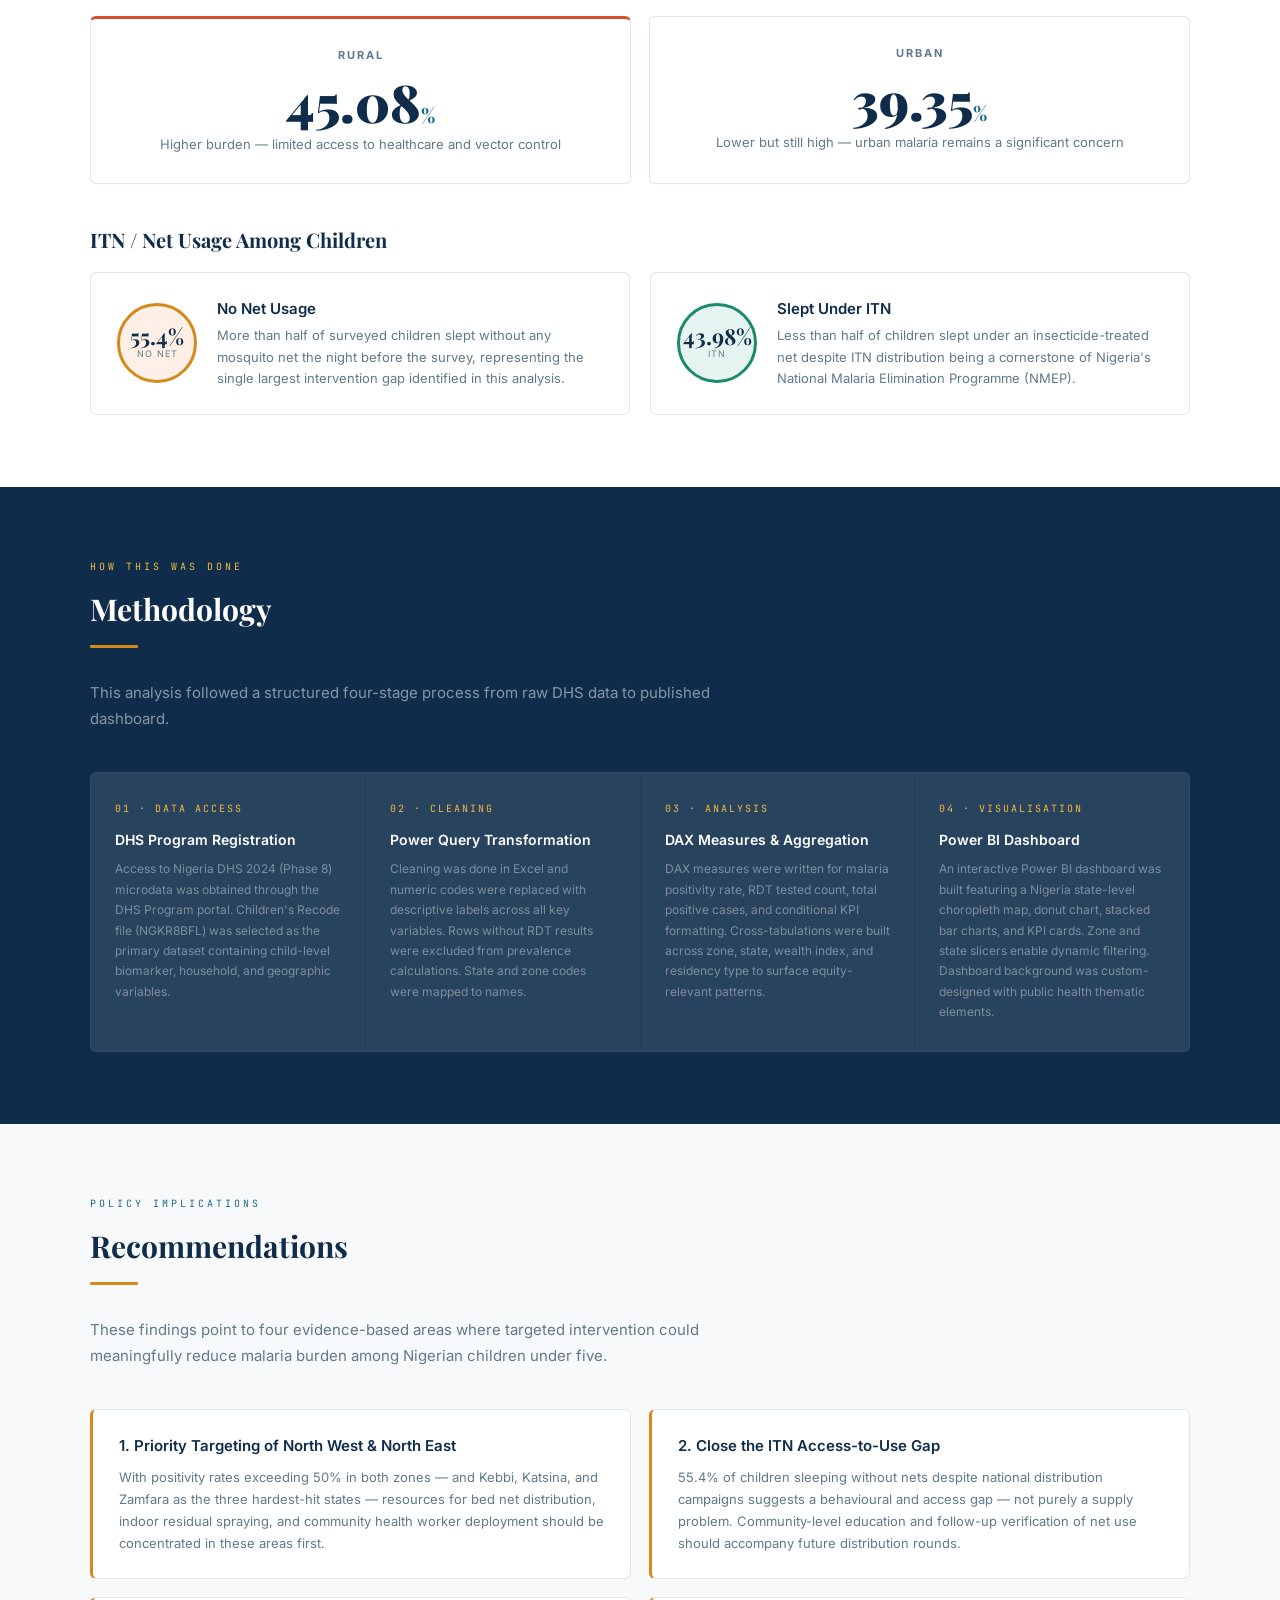
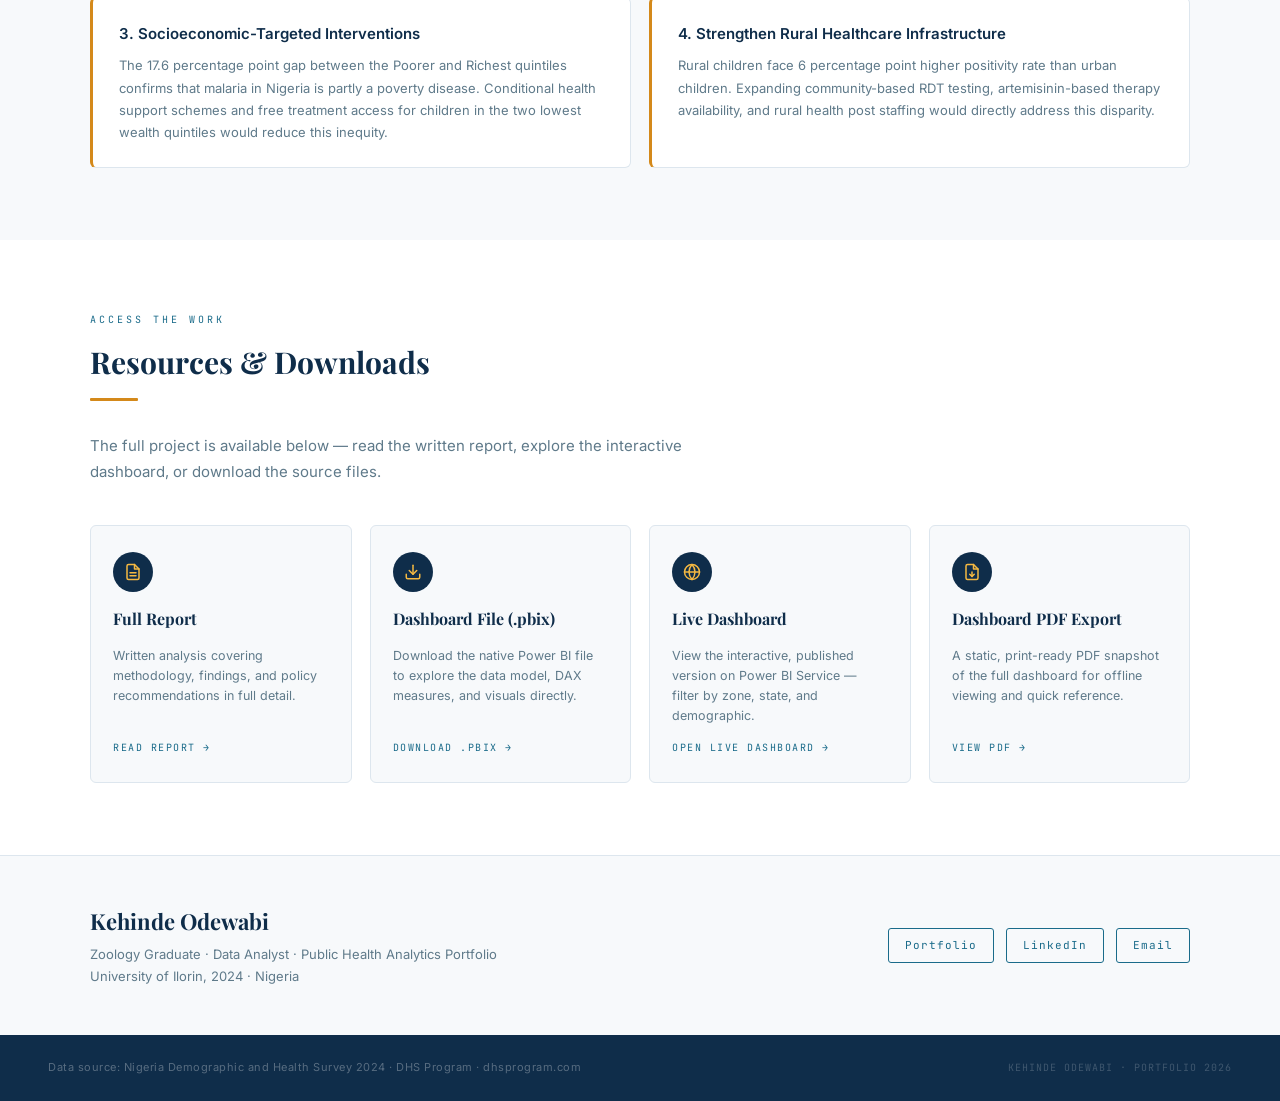
<file: malaria.html>
<!DOCTYPE html>
<html lang="en">
<head>
<meta charset="UTF-8">
<meta name="viewport" content="width=device-width, initial-scale=1.0">
 <link rel="icon" type="image/png" href="Public.png">
<title>Nigeria Malaria Burden Analysis · Kehinde Odewabi</title>
<link href="https://fonts.googleapis.com/css2?family=Playfair+Display:wght@400;700;900&family=Inter:wght@300;400;500;600&family=JetBrains+Mono:wght@400;500&display=swap" rel="stylesheet">
<style>
  *, *::before, *::after { margin: 0; padding: 0; box-sizing: border-box; }

  :root {
    --navy:    #0F2D4A;
    --teal:    #1A6B8A;
    --amber:   #D4891A;
    --amber-lt:#F5B942;
    --off-white:#F7F9FB;
    --surface: #FFFFFF;
    --border:  #DDE6EE;
    --text:    #1C2B3A;
    --muted:   #5F7A8A;
    --positive:#D64E2A;
    --negative:#2A7D8F;
  }

  html { scroll-behavior: smooth; }

  body {
    font-family: 'Inter', sans-serif;
    background: var(--off-white);
    color: var(--text);
    line-height: 1.6;
  }

  /* ── NAV ── */
  nav {
    position: fixed; top: 0; left: 0; right: 0; z-index: 100;
    background: rgba(247,249,251,0.95);
    backdrop-filter: blur(8px);
    border-bottom: 1px solid var(--border);
    display: flex; align-items: center; justify-content: space-between;
    padding: 0 48px; height: 56px;
  }

  .nav-brand {
    font-family: 'JetBrains Mono', monospace;
    font-size: 12px; color: var(--teal); letter-spacing: 1px;
  }

  .nav-links { display: flex; gap: 32px; }
  .nav-links a {
    font-size: 13px; color: var(--muted); text-decoration: none;
    font-weight: 500; letter-spacing: 0.3px;
    transition: color 0.2s;
  }
  .nav-links a:hover { color: var(--navy); }

  /* ── HERO ── */
  .hero {
    margin-top: 56px;
    background: var(--navy);
    padding: 80px 48px 72px;
    position: relative; overflow: hidden;
  }

  .hero-bg-text {
    position: absolute; right: -20px; top: -30px;
    font-family: 'Playfair Display', serif;
    font-size: 280px; font-weight: 900;
    color: rgba(255,255,255,0.02);
    line-height: 1; user-select: none; pointer-events: none;
    letter-spacing: -10px;
  }

  .hero-mosquito {
    position: absolute; right: 48px; bottom: 0;
    opacity: 0.06; width: 260px; height: 260px;
  }

  .hero-inner { max-width: 820px; position: relative; z-index: 2; }

  .hero-eyebrow {
    font-family: 'JetBrains Mono', monospace;
    font-size: 11px; letter-spacing: 3px; text-transform: uppercase;
    color: var(--amber-lt); margin-bottom: 20px;
    display: flex; align-items: center; gap: 12px;
  }
  .hero-eyebrow::before {
    content: ''; display: inline-block;
    width: 32px; height: 1px; background: var(--amber-lt);
  }

  .hero h1 {
    font-family: 'Playfair Display', serif;
    font-size: clamp(32px, 4vw, 52px);
    font-weight: 900; color: #FFFFFF;
    line-height: 1.15; margin-bottom: 16px;
    letter-spacing: -0.5px;
  }

  .hero h1 em {
    font-style: normal; color: var(--amber-lt);
  }

  .hero-sub {
    font-size: 16px; color: rgba(255,255,255,0.55);
    max-width: 560px; margin-bottom: 40px;
    font-weight: 300; line-height: 1.7;
  }

  .hero-meta {
    display: flex; gap: 24px; flex-wrap: wrap;
  }

  .meta-tag {
    font-family: 'JetBrains Mono', monospace;
    font-size: 10px; letter-spacing: 1.5px; text-transform: uppercase;
    color: rgba(255,255,255,0.35);
    border: 1px solid rgba(255,255,255,0.12);
    padding: 5px 12px; border-radius: 2px;
  }

  /* ── HEADLINE STAT ── */
  .headline-stat {
    background: var(--amber);
    padding: 0 48px;
  }

  .headline-inner {
    display: flex; align-items: center; gap: 0;
    border-left: none;
  }

  .h-stat {
    padding: 24px 40px 24px 0;
    border-right: 1px solid rgba(255,255,255,0.2);
    margin-right: 40px;
  }
  .h-stat:last-child { border-right: none; margin-right: 0; }

  .h-stat-num {
    font-family: 'Playfair Display', serif;
    font-size: 42px; font-weight: 900; color: #FFFFFF;
    line-height: 1;
  }

  .h-stat-label {
    font-size: 10px; letter-spacing: 2px; text-transform: uppercase;
    color: rgba(255,255,255,0.7); margin-top: 4px;
  }

  /* ── SECTION WRAPPER ── */
  .section { padding: 72px 48px; }
  .section-inner { max-width: 1100px; margin: 0 auto; }

  .section-eyebrow {
    font-family: 'JetBrains Mono', monospace;
    font-size: 10px; letter-spacing: 3px; text-transform: uppercase;
    color: var(--teal); margin-bottom: 10px;
  }

  .section-title {
    font-family: 'Playfair Display', serif;
    font-size: 30px; font-weight: 700; color: var(--navy);
    margin-bottom: 12px;
  }

  .section-lead {
    font-size: 15px; color: var(--muted);
    max-width: 640px; line-height: 1.75; margin-bottom: 40px;
  }

  /* ── CONTEXT SECTION ── */
  .context-grid {
    display: grid;
    grid-template-columns: 1fr 1fr;
    gap: 20px;
  }

  .context-card {
    background: var(--surface);
    border: 1px solid var(--border);
    border-radius: 6px;
    padding: 28px 28px;
    border-left: 3px solid var(--teal);
  }

  .context-card h3 {
    font-family: 'Playfair Display', serif;
    font-size: 17px; color: var(--navy);
    margin-bottom: 10px;
  }

  .context-card p {
    font-size: 14px; color: var(--muted);
    line-height: 1.75;
  }

  /* ── FINDINGS ── */
  .findings-bg { background: var(--surface); }

  .findings-grid {
    display: grid;
    grid-template-columns: repeat(3, 1fr);
    gap: 18px; margin-bottom: 32px;
  }

  .finding-card {
    background: var(--off-white);
    border: 1px solid var(--border);
    border-radius: 6px;
    padding: 24px 22px;
    position: relative;
  }

  .finding-card::before {
    content: attr(data-num);
    position: absolute; top: 18px; right: 20px;
    font-family: 'Playfair Display', serif;
    font-size: 48px; font-weight: 900;
    color: rgba(26,107,138,0.06);
    line-height: 1;
  }

  .finding-stat {
    font-family: 'Playfair Display', serif;
    font-size: 36px; font-weight: 700;
    color: var(--navy); line-height: 1;
    margin-bottom: 6px;
  }

  .finding-stat span {
    font-size: 16px; color: var(--teal);
    font-family: 'Inter', sans-serif;
    font-weight: 500;
  }

  .finding-label {
    font-size: 11px; letter-spacing: 1.5px; text-transform: uppercase;
    color: var(--muted); margin-bottom: 10px;
  }

  .finding-desc {
    font-size: 13px; color: var(--muted);
    line-height: 1.65; border-top: 1px solid var(--border);
    padding-top: 10px; margin-top: 6px;
  }

  /* ── ZONE TABLE ── */
  .zone-table {
    width: 100%; border-collapse: collapse;
    background: var(--off-white);
    border-radius: 6px; overflow: hidden;
    border: 1px solid var(--border);
  }

  .zone-table th {
    background: var(--navy); color: rgba(255,255,255,0.8);
    font-size: 10px; letter-spacing: 2px; text-transform: uppercase;
    padding: 12px 16px; text-align: left; font-weight: 500;
  }

  .zone-table td {
    padding: 12px 16px; font-size: 14px;
    border-bottom: 1px solid var(--border);
    color: var(--text);
  }

  .zone-table tr:last-child td { border-bottom: none; }
  .zone-table tr:hover td { background: #EEF5FA; }

  .bar-cell { width: 200px; }
  .bar-wrap { background: #DDE6EE; border-radius: 2px; height: 8px; }
  .bar-fill { height: 8px; border-radius: 2px; background: var(--amber); }
  .bar-fill.high { background: var(--positive); }
  .bar-fill.low  { background: var(--negative); }

  .rate-badge {
    font-family: 'JetBrains Mono', monospace;
    font-size: 13px; font-weight: 500;
    color: var(--navy);
  }

  /* ── WEALTH ── */
  .wealth-grid {
    display: flex; flex-direction: column; gap: 14px;
  }

  .wealth-row {
    display: grid; grid-template-columns: 100px 1fr 80px;
    align-items: center; gap: 16px;
    background: var(--off-white);
    border: 1px solid var(--border);
    border-radius: 4px; padding: 14px 18px;
  }

  .wealth-label {
    font-size: 13px; font-weight: 500; color: var(--navy);
  }

  .wealth-bar-wrap { background: #DDE6EE; border-radius: 2px; height: 10px; }
  .wealth-bar-fill {
    height: 10px; border-radius: 2px;
    background: linear-gradient(90deg, var(--teal), var(--amber));
  }

  .wealth-pct {
    font-family: 'JetBrains Mono', monospace;
    font-size: 14px; font-weight: 500;
    color: var(--navy); text-align: right;
  }

  /* ── RESIDENCY ── */
  .residency-grid {
    display: grid; grid-template-columns: 1fr 1fr;
    gap: 18px;
  }

  .res-card {
    background: var(--surface);
    border: 1px solid var(--border);
    border-radius: 6px; padding: 28px;
    text-align: center;
  }

  .res-card h3 {
    font-size: 11px; letter-spacing: 2px; text-transform: uppercase;
    color: var(--muted); margin-bottom: 12px;
  }

  .res-big {
    font-family: 'Playfair Display', serif;
    font-size: 52px; font-weight: 900; color: var(--navy);
    line-height: 1;
  }

  .res-big span { font-size: 20px; color: var(--teal); }

  .res-sub { font-size: 13px; color: var(--muted); margin-top: 6px; }

  .res-card.highlight { border-top: 3px solid var(--positive); }

  /* ── ITN SECTION ── */
  .itn-grid {
    display: grid; grid-template-columns: 1fr 1fr; gap: 20px;
  }

  .itn-card {
    background: var(--surface);
    border: 1px solid var(--border); border-radius: 6px;
    padding: 24px 26px; display: flex; align-items: center; gap: 20px;
  }

  .itn-circle {
    width: 80px; height: 80px; border-radius: 50%;
    display: flex; flex-direction: column;
    align-items: center; justify-content: center;
    flex-shrink: 0;
  }

  .itn-circle.no  { background: #FEF0E6; border: 3px solid #D4891A; }
  .itn-circle.yes { background: #E6F4F1; border: 3px solid #1A8A6B; }

  .itn-circle-pct {
    font-family: 'Playfair Display', serif;
    font-size: 22px; font-weight: 700; color: var(--navy);
    line-height: 1;
  }

  .itn-circle-label { font-size: 9px; color: var(--muted); letter-spacing: 1px; }

  .itn-text h4 { font-size: 15px; font-weight: 600; color: var(--navy); margin-bottom: 4px; }
  .itn-text p  { font-size: 13px; color: var(--muted); line-height: 1.65; }

  /* ── METHODOLOGY ── */
  .method-bg { background: var(--navy); }

  .method-bg .section-eyebrow { color: var(--amber-lt); }
  .method-bg .section-title   { color: #FFFFFF; }
  .method-bg .section-lead    { color: rgba(255,255,255,0.5); }

  .method-grid {
    display: grid; grid-template-columns: repeat(4,1fr); gap: 1px;
    background: rgba(255,255,255,0.08);
    border: 1px solid rgba(255,255,255,0.08);
    border-radius: 6px; overflow: hidden;
  }

  .method-step {
    background: rgba(255,255,255,0.03);
    padding: 28px 24px;
  }

  .method-num {
    font-family: 'JetBrains Mono', monospace;
    font-size: 10px; color: var(--amber-lt);
    letter-spacing: 2px; margin-bottom: 12px;
  }

  .method-step h4 {
    font-size: 14px; font-weight: 600; color: #FFFFFF;
    margin-bottom: 8px;
  }

  .method-step p {
    font-size: 12px; color: rgba(255,255,255,0.4);
    line-height: 1.7;
  }

  /* ── RECOMMENDATIONS ── */
  .rec-grid {
    display: grid; grid-template-columns: 1fr 1fr; gap: 18px;
  }

  .rec-card {
    background: var(--surface);
    border: 1px solid var(--border); border-radius: 6px;
    padding: 24px 26px;
    border-left: 3px solid var(--amber);
  }

  .rec-card h4 {
    font-size: 15px; font-weight: 600; color: var(--navy);
    margin-bottom: 8px;
  }

  .rec-card p {
    font-size: 13px; color: var(--muted); line-height: 1.7;
  }

  /* ── RESOURCES / LINKS ── */
  .links-bg { background: var(--surface); }

  .links-grid {
    display: grid; grid-template-columns: repeat(4, 1fr); gap: 18px;
  }

  .link-card {
    background: var(--off-white);
    border: 1px solid var(--border);
    border-radius: 6px;
    padding: 26px 22px;
    display: flex; flex-direction: column; gap: 14px;
    text-decoration: none;
    transition: border-color 0.2s, transform 0.2s, box-shadow 0.2s;
  }

  .link-card:hover {
    border-color: var(--teal);
    transform: translateY(-3px);
    box-shadow: 0 8px 20px rgba(15,45,74,0.08);
  }

  .link-icon {
    width: 40px; height: 40px; border-radius: 50%;
    background: var(--navy);
    display: flex; align-items: center; justify-content: center;
    flex-shrink: 0;
  }

  .link-icon svg { width: 18px; height: 18px; stroke: var(--amber-lt); }

  .link-card h4 {
    font-family: 'Playfair Display', serif;
    font-size: 16px; color: var(--navy); font-weight: 700;
  }

  .link-card p {
    font-size: 12.5px; color: var(--muted); line-height: 1.6;
    flex-grow: 1;
  }

  .link-cta {
    font-family: 'JetBrains Mono', monospace;
    font-size: 10px; letter-spacing: 1.5px; text-transform: uppercase;
    color: var(--teal); display: flex; align-items: center; gap: 6px;
  }

  .link-card:hover .link-cta { color: var(--amber); }

  /* ── AUTHOR ── */
  .author-section {
    background: var(--off-white);
    border-top: 1px solid var(--border);
    padding: 48px;
  }

  .author-inner {
    max-width: 1100px; margin: 0 auto;
    display: flex; align-items: center;
    justify-content: space-between; flex-wrap: wrap; gap: 24px;
  }

  .author-info h3 {
    font-family: 'Playfair Display', serif;
    font-size: 22px; color: var(--navy); margin-bottom: 4px;
  }

  .author-info p { font-size: 13px; color: var(--muted); line-height: 1.7; }

  .author-links { display: flex; gap: 12px; flex-wrap: wrap; }

  .author-link {
    font-family: 'JetBrains Mono', monospace;
    font-size: 11px; letter-spacing: 1px;
    color: var(--teal); text-decoration: none;
    border: 1px solid var(--teal);
    padding: 8px 16px; border-radius: 3px;
    transition: all 0.2s;
  }
  .author-link:hover { background: var(--teal); color: #fff; }

  /* ── FOOTER ── */
  footer {
    background: var(--navy);
    padding: 24px 48px;
    display: flex; align-items: center; justify-content: space-between;
  }

  footer p { font-size: 11px; color: rgba(255,255,255,0.3); letter-spacing: 0.5px; }

  .footer-mono {
    font-family: 'JetBrains Mono', monospace;
    font-size: 10px; color: rgba(255,255,255,0.2); letter-spacing: 1px;
  }

  /* ── DIVIDER ── */
  .amber-rule {
    height: 3px; width: 48px;
    background: var(--amber); border-radius: 1px;
    margin-bottom: 32px;
  }

  @media (max-width: 768px) {
    nav { padding: 0 20px; }
    .hero, .section, .author-section, footer { padding-left: 20px; padding-right: 20px; }
    .context-grid, .findings-grid, .residency-grid,
    .itn-grid, .method-grid, .rec-grid, .links-grid { grid-template-columns: 1fr; }
    .headline-inner { flex-wrap: wrap; }
    .h-stat { border-right: none; padding-right: 0; }
  }
</style>
</head>
<body>

<!-- NAV -->
<nav>
  <div class="nav-brand">KEHINDE ODEWABI · DATA ANALYSIS</div>
  <div class="nav-links">
    <a href="#context">Context</a>
    <a href="#findings">Findings</a>
    <a href="#methodology">Methodology</a>
    <a href="#recommendations">Recommendations</a>
    <a href="#resources">Resources</a>
  </div>
</nav>

<!-- HERO -->
<section class="hero">
  <div class="hero-bg-text">42%</div>

  <svg class="hero-mosquito" viewBox="0 0 200 200" fill="none">
    <ellipse cx="100" cy="105" rx="7" ry="28" fill="white"/>
    <circle cx="100" cy="72" r="8" fill="white"/>
    <line x1="100" y1="80" x2="100" y2="140" stroke="white" stroke-width="2.5"/>
    <line x1="100" y1="140" x2="94" y2="170" stroke="white" stroke-width="1.5"/>
    <ellipse cx="68" cy="88" rx="32" ry="10" fill="white" transform="rotate(-20 68 88)"/>
    <ellipse cx="60" cy="100" rx="26" ry="7" fill="white" transform="rotate(-10 60 100)" opacity="0.5"/>
    <ellipse cx="132" cy="88" rx="32" ry="10" fill="white" transform="rotate(20 132 88)"/>
    <ellipse cx="140" cy="100" rx="26" ry="7" fill="white" transform="rotate(10 140 100)" opacity="0.5"/>
    <line x1="95" y1="100" x2="55" y2="118" stroke="white" stroke-width="1.5"/>
    <line x1="95" y1="108" x2="50" y2="130" stroke="white" stroke-width="1.5"/>
    <line x1="95" y1="116" x2="52" y2="142" stroke="white" stroke-width="1.5"/>
    <line x1="105" y1="100" x2="145" y2="118" stroke="white" stroke-width="1.5"/>
    <line x1="105" y1="108" x2="150" y2="130" stroke="white" stroke-width="1.5"/>
    <line x1="105" y1="116" x2="148" y2="142" stroke="white" stroke-width="1.5"/>
    <line x1="96" y1="65" x2="80" y2="45" stroke="white" stroke-width="1.5"/>
    <line x1="104" y1="65" x2="120" y2="45" stroke="white" stroke-width="1.5"/>
  </svg>

  <div class="hero-inner">
    <div class="hero-eyebrow">Public Health Data Analytics Project</div>
    <h1>Malaria Prevalence Among<br><em>Under-5 Children</em> in Nigeria</h1>
    <p class="hero-sub">A data analysis of the 2024 Nigeria Demographic and Health Survey, examining malaria burden, intervention coverage, and socioeconomic inequities across all 36 states and the FCT.</p>
    <div class="hero-meta">
      <span class="meta-tag">Nigeria DHS 2024</span>
      <span class="meta-tag">DHS Phase 8</span>
      <span class="meta-tag">Dec 2023 – May 2024</span>
      <span class="meta-tag">27,783 Children Surveyed</span>
      <span class="meta-tag">Power BI</span>
    </div>
  </div>
</section>

<!-- HEADLINE STATS BAR -->
<div class="headline-stat">
  <div class="headline-inner">
    <div class="h-stat">
      <div class="h-stat-num">27,783</div>
      <div class="h-stat-label">Children Surveyed</div>
    </div>
    <div class="h-stat">
      <div class="h-stat-num">12,795</div>
      <div class="h-stat-label">RDT Tested</div>
    </div>
    <div class="h-stat">
      <div class="h-stat-num">5,446</div>
      <div class="h-stat-label">Positive Cases</div>
    </div>
    <div class="h-stat">
      <div class="h-stat-num">42.56%</div>
      <div class="h-stat-label">National Positivity Rate</div>
    </div>
    <div class="h-stat">
      <div class="h-stat-num">Kebbi</div>
      <div class="h-stat-label">Highest Burden State · 456 Cases</div>
    </div>
  </div>
</div>

<!-- CONTEXT -->
<section class="section" id="context">
  <div class="section-inner">
    <div class="section-eyebrow">Background</div>
    <div class="section-title">Why This Analysis Matters</div>
    <div class="amber-rule"></div>
    <p class="section-lead">Nigeria bears one of the heaviest malaria burdens in the world. Understanding how geography, wealth, and intervention coverage interact with disease outcomes is critical for targeted public health policy.</p>

    <div class="context-grid">
      <div class="context-card">
        <h3>Dataset</h3>
        <p>The 2024 Nigeria Demographic and Health Survey (NDHS) is a nationally representative cross-sectional survey conducted December 2023 through May 2024 under DHS Phase 8. Children's Recode file (NGKR8BFL) containing 27,783 child records was used as the primary data source, with malaria RDT biomarker results for 12,795 children under five years of age.</p>
      </div>
      <div class="context-card">
        <h3>Analyst's Background</h3>
        <p>This analysis builds directly on the author's undergraduate thesis; a 12-week field study on mosquito species distribution and breeding site ecology in Kwara State, Nigeria. The present project extends that inquiry from local entomology to national-scale epidemiological data, applying data analytics methods to the disease outcomes linked to the vectors studied at the grassroots level.</p>
      </div>
      <div class="context-card">
        <h3>Scope & Variables</h3>
        <p>Analysis covers malaria RDT test results (ML0), ITN/net usage (ML101), fever incidence (H22), wealth index (V190), residency type (V025), and geopolitical zone and state identifiers. Hemoglobin levels (HW53) were examined as an anemia proxy. Only children with valid RDT results were included in prevalence calculations.</p>
      </div>
      <div class="context-card">
        <h3>Tools Used</h3>
        <p>Data cleaning and variable labelling was done in Excel,while transformation and modelling were performed in Power BI Power Query. DAX measures were written for positivity rate calculations, conditional formatting, and KPI cards. The final dashboard was built in Power BI Desktop with custom background design and published for portfolio presentation.</p>
      </div>
    </div>
  </div>
</section>

<!-- KEY FINDINGS -->
<section class="section findings-bg" id="findings">
  <div class="section-inner">
    <div class="section-eyebrow">Key Findings</div>
    <div class="section-title">What the Data Reveals</div>
    <div class="amber-rule"></div>
    <p class="section-lead">Six findings emerge from this analysis spanning geography, wealth, intervention coverage, and healthcare-seeking behaviour among caregivers of under-five children.</p>

    <div class="findings-grid">
      <div class="finding-card" data-num="01">
        <div class="finding-label">National Burden</div>
        <div class="finding-stat">42.56<span>%</span></div>
        <div class="finding-desc">Nearly half of all tested children under five years tested positive for malaria by RDT, a rate that signals endemic transmission across the country, not isolated outbreaks.</div>
      </div>
      <div class="finding-card" data-num="02">
        <div class="finding-label">North–South Divide</div>
        <div class="finding-stat">54<span>%</span></div>
        <div class="finding-desc">North West zone recorded the highest positivity rate at 54%, followed closely by North East at 52%. South West recorded the lowest at 24.78% — more than double the difference between the two extremes.</div>
      </div>
      <div class="finding-card" data-num="03">
        <div class="finding-label">Hardest-Hit State</div>
        <div class="finding-stat">456<span>cases</span></div>
        <div class="finding-desc">Kebbi State recorded the highest number of confirmed positive cases among all 37 states and FCT, followed by Katsina (353) and Zamfara (343), all in the North West zone.</div>
      </div>
      <div class="finding-card" data-num="04">
        <div class="finding-label">Wealth Gradient</div>
        <div class="finding-stat">48.95<span>%</span></div>
        <div class="finding-desc">Children in the Poorer wealth quintile had the highest positivity rate at 48.95%. The Richest quintile recorded 31.37%, a 17.6 percentage point gap that reflects clear socioeconomic inequity in malaria burden.</div>
      </div>
      <div class="finding-card" data-num="05">
        <div class="finding-label">Rural–Urban Gap</div>
        <div class="finding-stat">5.73<span>pp</span></div>
        <div class="finding-desc">Rural children had a positivity rate of 45% compared to 39% in urban areas, a 6 percentage point gap that likely reflects differential access to healthcare, ITNs, and vector control measures.</div>
      </div>
      <div class="finding-card" data-num="06">
        <div class="finding-label">Net Usage Gap</div>
        <div class="finding-stat">55.4<span>%</span></div>
        <div class="finding-desc">Over half of surveyed children slept without any mosquito net the previous night. Only 43.98% slept under an ITN, revealing a critical intervention coverage gap despite Nigeria's national malaria control programme.</div>
      </div>
    </div>

    <!-- Zone Table -->
    <h3 style="font-family:'Playfair Display',serif; font-size:20px; color:var(--navy); margin: 40px 0 16px;">Positivity Rate by Geopolitical Zone</h3>
    <table class="zone-table">
      <thead>
        <tr>
          <th>Zone</th>
          <th>Negative</th>
          <th>Positive</th>
          <th>Total Tested</th>
          <th>Positivity Rate</th>
          <th class="bar-cell">Visual</th>
        </tr>
      </thead>
      <tbody>
        <tr>
          <td><strong>North West</strong></td>
          <td>1,773</td><td>2,113</td><td>3,913</td>
          <td><span class="rate-badge">54%</span></td>
          <td><div class="bar-wrap"><div class="bar-fill high" style="width:100%"></div></div></td>
        </tr>
        <tr>
          <td><strong>North East</strong></td>
          <td>1,241</td><td>1,367</td><td>2,629</td>
          <td><span class="rate-badge">52%</span></td>
          <td><div class="bar-wrap"><div class="bar-fill high" style="width:96%"></div></div></td>
        </tr>
        <tr>
          <td><strong>North Central</strong></td>
          <td>1,485</td><td>878</td><td>2,378</td>
          <td><span class="rate-badge">36.92%</span></td>
          <td><div class="bar-wrap"><div class="bar-fill" style="width:68%"></div></div></td>
        </tr>
        <tr>
          <td><strong>South South</strong></td>
          <td>850</td><td>425</td><td>1,287</td>
          <td><span class="rate-badge">33.02%</span></td>
          <td><div class="bar-wrap"><div class="bar-fill" style="width:61%"></div></div></td>
        </tr>
        <tr>
          <td><strong>South East</strong></td>
          <td>983</td><td>355</td><td>1,345</td>
          <td><span class="rate-badge">26.39%</span></td>
          <td><div class="bar-wrap"><div class="bar-fill low" style="width:49%"></div></div></td>
        </tr>
        <tr>
          <td><strong>South West</strong></td>
          <td>933</td><td>308</td><td>1,243</td>
          <td><span class="rate-badge">24.78%</span></td>
          <td><div class="bar-wrap"><div class="bar-fill low" style="width:46%"></div></div></td>
        </tr>
      </tbody>
    </table>

    <!-- Wealth Index -->
    <h3 style="font-family:'Playfair Display',serif; font-size:20px; color:var(--navy); margin: 40px 0 16px;">Malaria Positivity by Wealth Index</h3>
    <div class="wealth-grid">
      <div class="wealth-row">
        <div class="wealth-label">Poorer</div>
        <div class="wealth-bar-wrap"><div class="wealth-bar-fill" style="width:100%"></div></div>
        <div class="wealth-pct">48.95%</div>
      </div>
      <div class="wealth-row">
        <div class="wealth-label">Middle</div>
        <div class="wealth-bar-wrap"><div class="wealth-bar-fill" style="width:93%"></div></div>
        <div class="wealth-pct">45.6%</div>
      </div>
      <div class="wealth-row">
        <div class="wealth-label">Poorest</div>
        <div class="wealth-bar-wrap"><div class="wealth-bar-fill" style="width:93%"></div></div>
        <div class="wealth-pct">45.46%</div>
      </div>
      <div class="wealth-row">
        <div class="wealth-label">Richer</div>
        <div class="wealth-bar-wrap"><div class="wealth-bar-fill" style="width:79%"></div></div>
        <div class="wealth-pct">38.65%</div>
      </div>
      <div class="wealth-row">
        <div class="wealth-label">Richest</div>
        <div class="wealth-bar-wrap"><div class="wealth-bar-fill" style="width:64%"></div></div>
        <div class="wealth-pct">31.37%</div>
      </div>
    </div>

    <!-- Residency -->
    <h3 style="font-family:'Playfair Display',serif; font-size:20px; color:var(--navy); margin: 40px 0 16px;">Rural vs Urban Positivity</h3>
    <div class="residency-grid">
      <div class="res-card highlight">
        <h3>Rural</h3>
        <div class="res-big">45.08<span>%</span></div>
        <div class="res-sub">Higher burden — limited access to healthcare and vector control</div>
      </div>
      <div class="res-card">
        <h3>Urban</h3>
        <div class="res-big">39.35<span>%</span></div>
        <div class="res-sub">Lower but still high — urban malaria remains a significant concern</div>
      </div>
    </div>

    <!-- ITN -->
    <h3 style="font-family:'Playfair Display',serif; font-size:20px; color:var(--navy); margin: 40px 0 16px;">ITN / Net Usage Among Children</h3>
    <div class="itn-grid">
      <div class="itn-card">
        <div class="itn-circle no">
          <div class="itn-circle-pct">55.4%</div>
          <div class="itn-circle-label">NO NET</div>
        </div>
        <div class="itn-text">
          <h4>No Net Usage</h4>
          <p>More than half of surveyed children slept without any mosquito net the night before the survey, representing the single largest intervention gap identified in this analysis.</p>
        </div>
      </div>
      <div class="itn-card">
        <div class="itn-circle yes">
          <div class="itn-circle-pct">43.98%</div>
          <div class="itn-circle-label">ITN</div>
        </div>
        <div class="itn-text">
          <h4>Slept Under ITN</h4>
          <p>Less than half of children slept under an insecticide-treated net despite ITN distribution being a cornerstone of Nigeria's National Malaria Elimination Programme (NMEP).</p>
        </div>
      </div>
    </div>
  </div>
</section>

<!-- METHODOLOGY -->
<section class="section method-bg" id="methodology">
  <div class="section-inner">
    <div class="section-eyebrow">How This Was Done</div>
    <div class="section-title" style="color:#fff">Methodology</div>
    <div class="amber-rule"></div>
    <p class="section-lead">This analysis followed a structured four-stage process from raw DHS data to published dashboard.</p>

    <div class="method-grid">
      <div class="method-step">
        <div class="method-num">01 · DATA ACCESS</div>
        <h4>DHS Program Registration</h4>
        <p>Access to Nigeria DHS 2024 (Phase 8) microdata was obtained through the DHS Program portal. Children's Recode file (NGKR8BFL) was selected as the primary dataset containing child-level biomarker, household, and geographic variables.</p>
      </div>
      <div class="method-step">
        <div class="method-num">02 · CLEANING</div>
        <h4>Power Query Transformation</h4>
        <p>Cleaning was done in Excel and numeric codes were replaced with descriptive labels across all key variables. Rows without RDT results were excluded from prevalence calculations. State and zone codes were mapped to names.</p>
      </div>
      <div class="method-step">
        <div class="method-num">03 · ANALYSIS</div>
        <h4>DAX Measures & Aggregation</h4>
        <p>DAX measures were written for malaria positivity rate, RDT tested count, total positive cases, and conditional KPI formatting. Cross-tabulations were built across zone, state, wealth index, and residency type to surface equity-relevant patterns.</p>
      </div>
      <div class="method-step">
        <div class="method-num">04 · VISUALISATION</div>
        <h4>Power BI Dashboard</h4>
        <p>An interactive Power BI dashboard was built featuring a Nigeria state-level choropleth map, donut chart, stacked bar charts, and KPI cards. Zone and state slicers enable dynamic filtering. Dashboard background was custom-designed with public health thematic elements.</p>
      </div>
    </div>
  </div>
</section>

<!-- RECOMMENDATIONS -->
<section class="section" id="recommendations">
  <div class="section-inner">
    <div class="section-eyebrow">Policy Implications</div>
    <div class="section-title">Recommendations</div>
    <div class="amber-rule"></div>
    <p class="section-lead">These findings point to four evidence-based areas where targeted intervention could meaningfully reduce malaria burden among Nigerian children under five.</p>

    <div class="rec-grid">
      <div class="rec-card">
        <h4>1. Priority Targeting of North West & North East</h4>
        <p>With positivity rates exceeding 50% in both zones — and Kebbi, Katsina, and Zamfara as the three hardest-hit states — resources for bed net distribution, indoor residual spraying, and community health worker deployment should be concentrated in these areas first.</p>
      </div>
      <div class="rec-card">
        <h4>2. Close the ITN Access-to-Use Gap</h4>
        <p>55.4% of children sleeping without nets despite national distribution campaigns suggests a behavioural and access gap — not purely a supply problem. Community-level education and follow-up verification of net use should accompany future distribution rounds.</p>
      </div>
      <div class="rec-card">
        <h4>3. Socioeconomic-Targeted Interventions</h4>
        <p>The 17.6 percentage point gap between the Poorer and Richest quintiles confirms that malaria in Nigeria is partly a poverty disease. Conditional health support schemes and free treatment access for children in the two lowest wealth quintiles would reduce this inequity.</p>
      </div>
      <div class="rec-card">
        <h4>4. Strengthen Rural Healthcare Infrastructure</h4>
        <p>Rural children face 6 percentage point higher positivity rate than urban children. Expanding community-based RDT testing, artemisinin-based therapy availability, and rural health post staffing would directly address this disparity.</p>
      </div>
    </div>
  </div>
</section>

<!-- RESOURCES -->
<section class="section links-bg" id="resources">
  <div class="section-inner">
    <div class="section-eyebrow">Access The Work</div>
    <div class="section-title">Resources & Downloads</div>
    <div class="amber-rule"></div>
    <p class="section-lead">The full project is available below — read the written report, explore the interactive dashboard, or download the source files.</p>

    <div class="links-grid">
      <!-- EDIT href="#" links below once files are hosted -->
      <a href="https://drive.google.com/file/d/1xhiWuXkfj_K3oT_2NtqoOtE4LpKBvBtM/view?usp=drive_link" class="link-card" target="_blank">
        <div class="link-icon">
          <svg viewBox="0 0 24 24" fill="none" stroke-width="2" stroke-linecap="round" stroke-linejoin="round"><path d="M14 2H6a2 2 0 0 0-2 2v16a2 2 0 0 0 2 2h12a2 2 0 0 0 2-2V8z"/><polyline points="14 2 14 8 20 8"/><line x1="16" y1="13" x2="8" y2="13"/><line x1="16" y1="17" x2="8" y2="17"/></svg>
        </div>
        <h4>Full Report</h4>
        <p>Written analysis covering methodology, findings, and policy recommendations in full detail.</p>
        <div class="link-cta">Read Report →</div>
      </a>

      <a href="https://drive.google.com/file/d/1mBex_go7y1SYE8ZYaJjn2rV1ABbG5Er1/view?usp=drive_link" class="link-card" target="_blank">
        <div class="link-icon">
          <svg viewBox="0 0 24 24" fill="none" stroke-width="2" stroke-linecap="round" stroke-linejoin="round"><path d="M21 15v4a2 2 0 0 1-2 2H5a2 2 0 0 1-2-2v-4"/><polyline points="7 10 12 15 17 10"/><line x1="12" y1="15" x2="12" y2="3"/></svg>
        </div>
        <h4>Dashboard File (.pbix)</h4>
        <p>Download the native Power BI file to explore the data model, DAX measures, and visuals directly.</p>
        <div class="link-cta">Download .pbix →</div>
      </a>

      <a href="https://app.powerbi.com/links/0KHK4xp3JV?ctid=a29037ad-c24c-47f1-b52f-ec3218d5c4e9&pbi_source=linkShare" class="link-card" target="_blank">
        <div class="link-icon">
          <svg viewBox="0 0 24 24" fill="none" stroke-width="2" stroke-linecap="round" stroke-linejoin="round"><circle cx="12" cy="12" r="10"/><line x1="2" y1="12" x2="22" y2="12"/><path d="M12 2a15.3 15.3 0 0 1 4 10 15.3 15.3 0 0 1-4 10 15.3 15.3 0 0 1-4-10 15.3 15.3 0 0 1 4-10z"/></svg>
        </div>
        <h4>Live Dashboard</h4>
        <p>View the interactive, published version on Power BI Service — filter by zone, state, and demographic.</p>
        <div class="link-cta">Open Live Dashboard →</div>
      </a>

      <a href="https://drive.google.com/file/d/1K5i5AeOkkjiUar1ch8yGFVGkhHuZy_2r/view?usp=drive_link" class="link-card" target="_blank">
        <div class="link-icon">
          <svg viewBox="0 0 24 24" fill="none" stroke-width="2" stroke-linecap="round" stroke-linejoin="round"><path d="M14 2H6a2 2 0 0 0-2 2v16a2 2 0 0 0 2 2h12a2 2 0 0 0 2-2V8z"/><polyline points="14 2 14 8 20 8"/><path d="M12 18v-6"/><path d="m9 15 3 3 3-3"/></svg>
        </div>
        <h4>Dashboard PDF Export</h4>
        <p>A static, print-ready PDF snapshot of the full dashboard for offline viewing and quick reference.</p>
        <div class="link-cta">View PDF →</div>
      </a>
    </div>
  </div>
</section>

<!-- AUTHOR -->
<div class="author-section">
  <div class="author-inner">
    <div class="author-info">
      <h3>Kehinde Odewabi</h3>
      <p>Zoology Graduate · Data Analyst · Public Health Analytics Portfolio<br>
      University of Ilorin, 2024 ·  Nigeria</p>
    </div>
    <div class="author-links">
      <a href="https://kehindeodewabi.github.io/portfolio/" class="author-link" target="_blank">Portfolio</a>
      <a href="https://linkedin.com/in/kehindeodewabi" class="author-link" target="_blank">LinkedIn</a>
      <a href="mailto:kehindeodewabi@gmail.com" class="author-link">Email</a>
    </div>
  </div>
</div>

<!-- FOOTER -->
<footer>
  <p>Data source: Nigeria Demographic and Health Survey 2024 · DHS Program · dhsprogram.com</p>
  <div class="footer-mono">KEHINDE ODEWABI · PORTFOLIO 2026</div>
</footer>

</body>
</html>
</file>
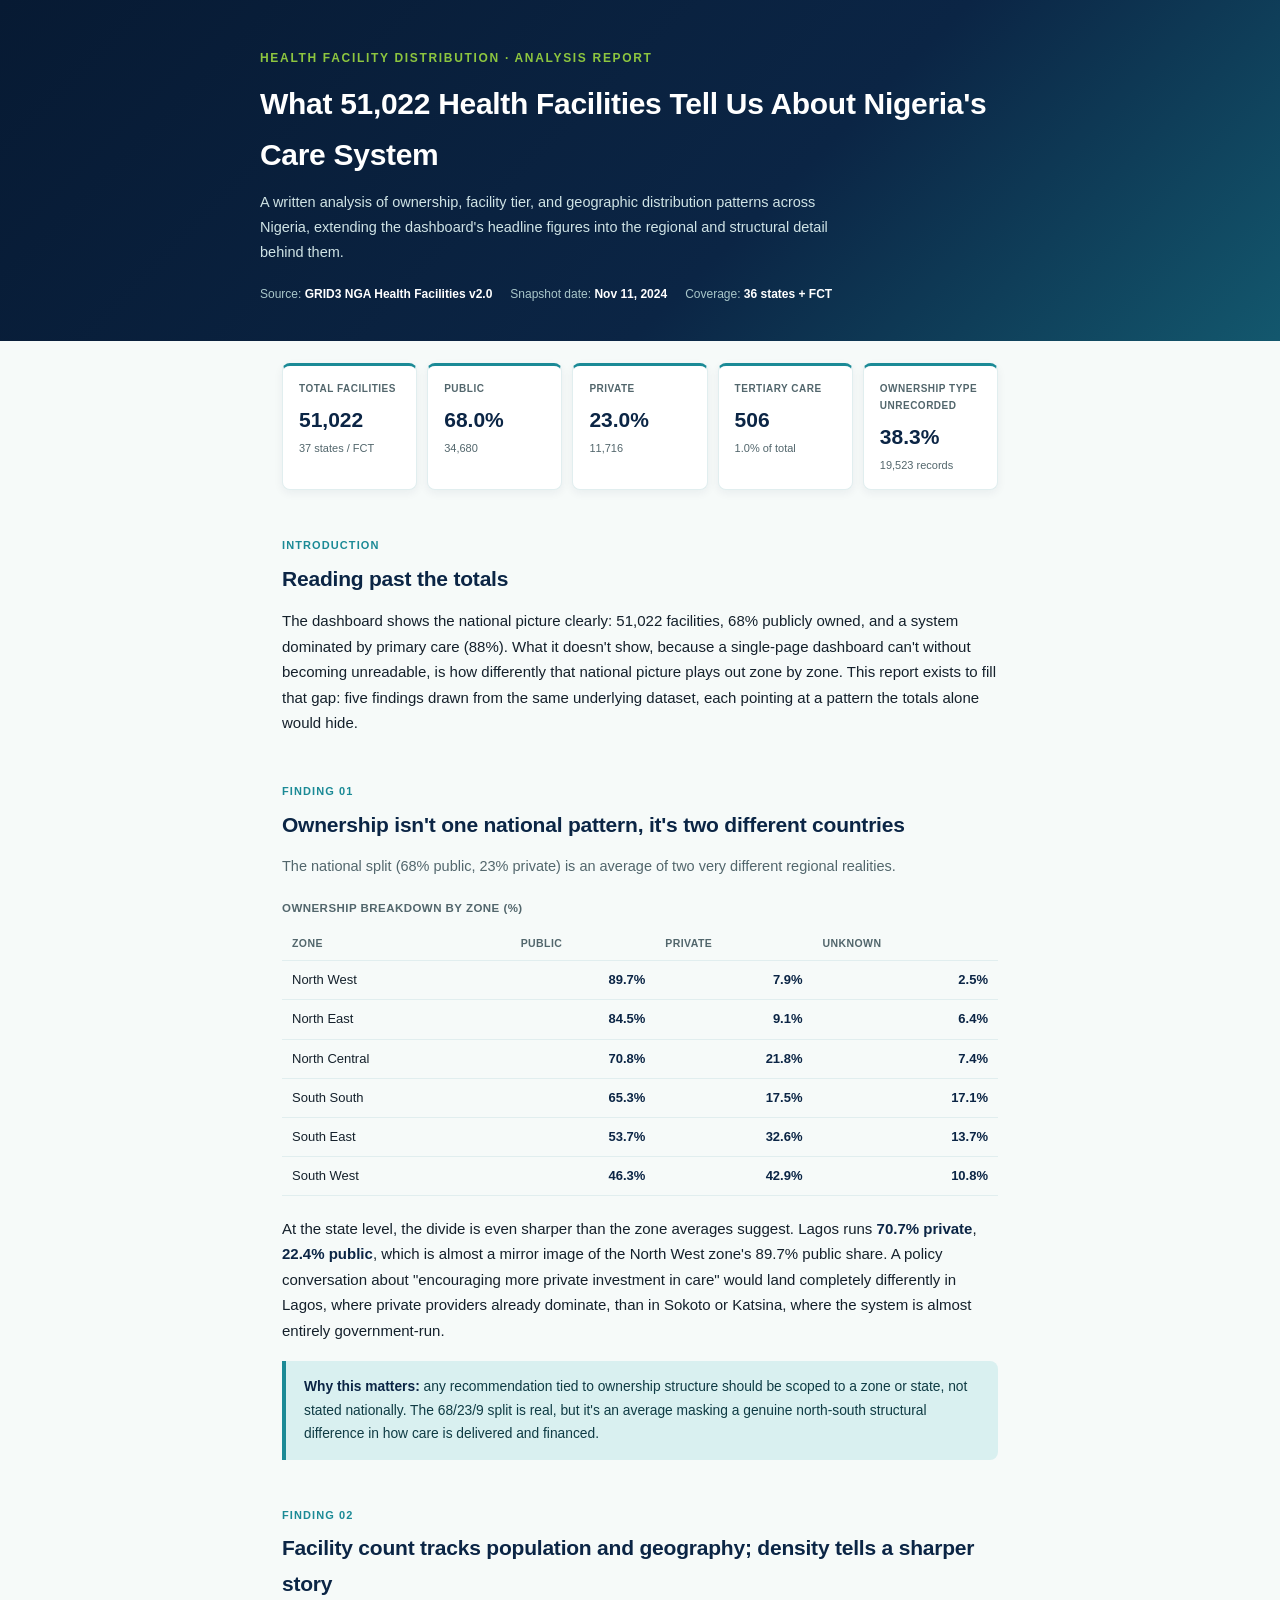
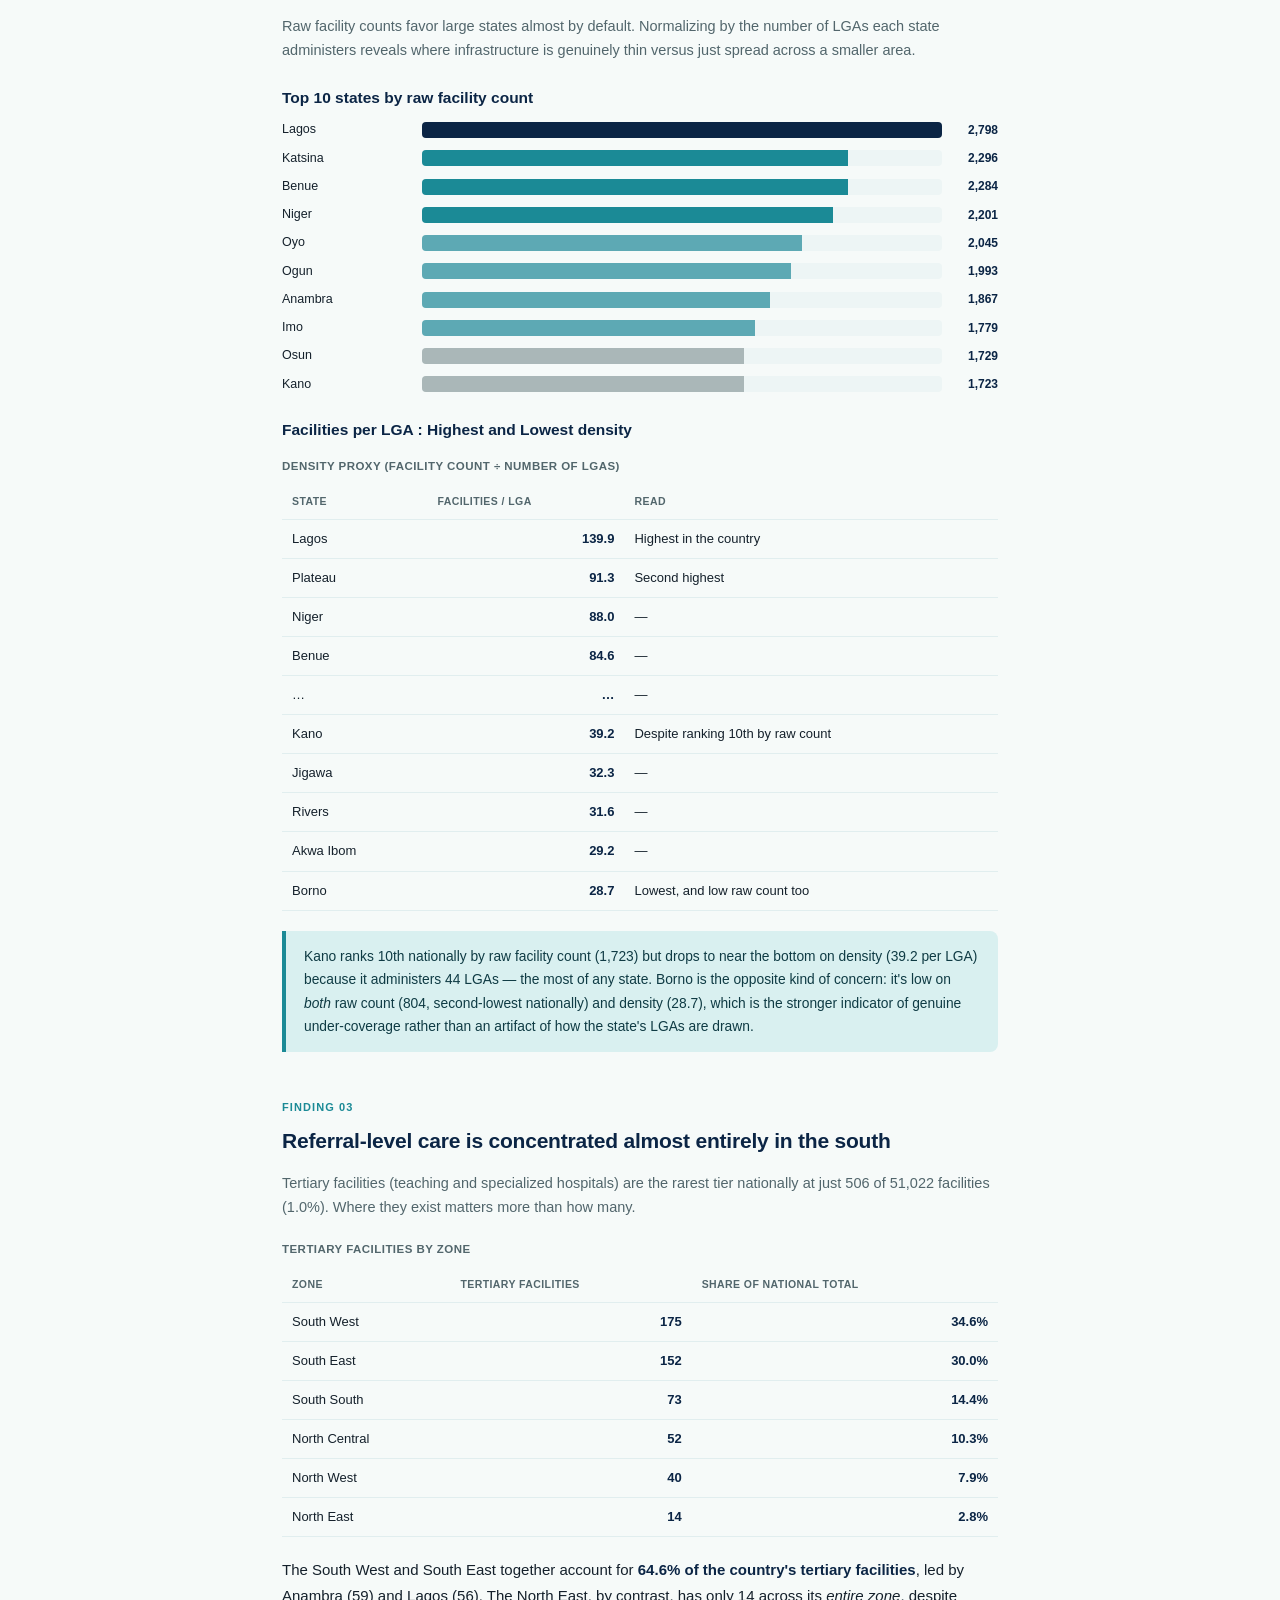
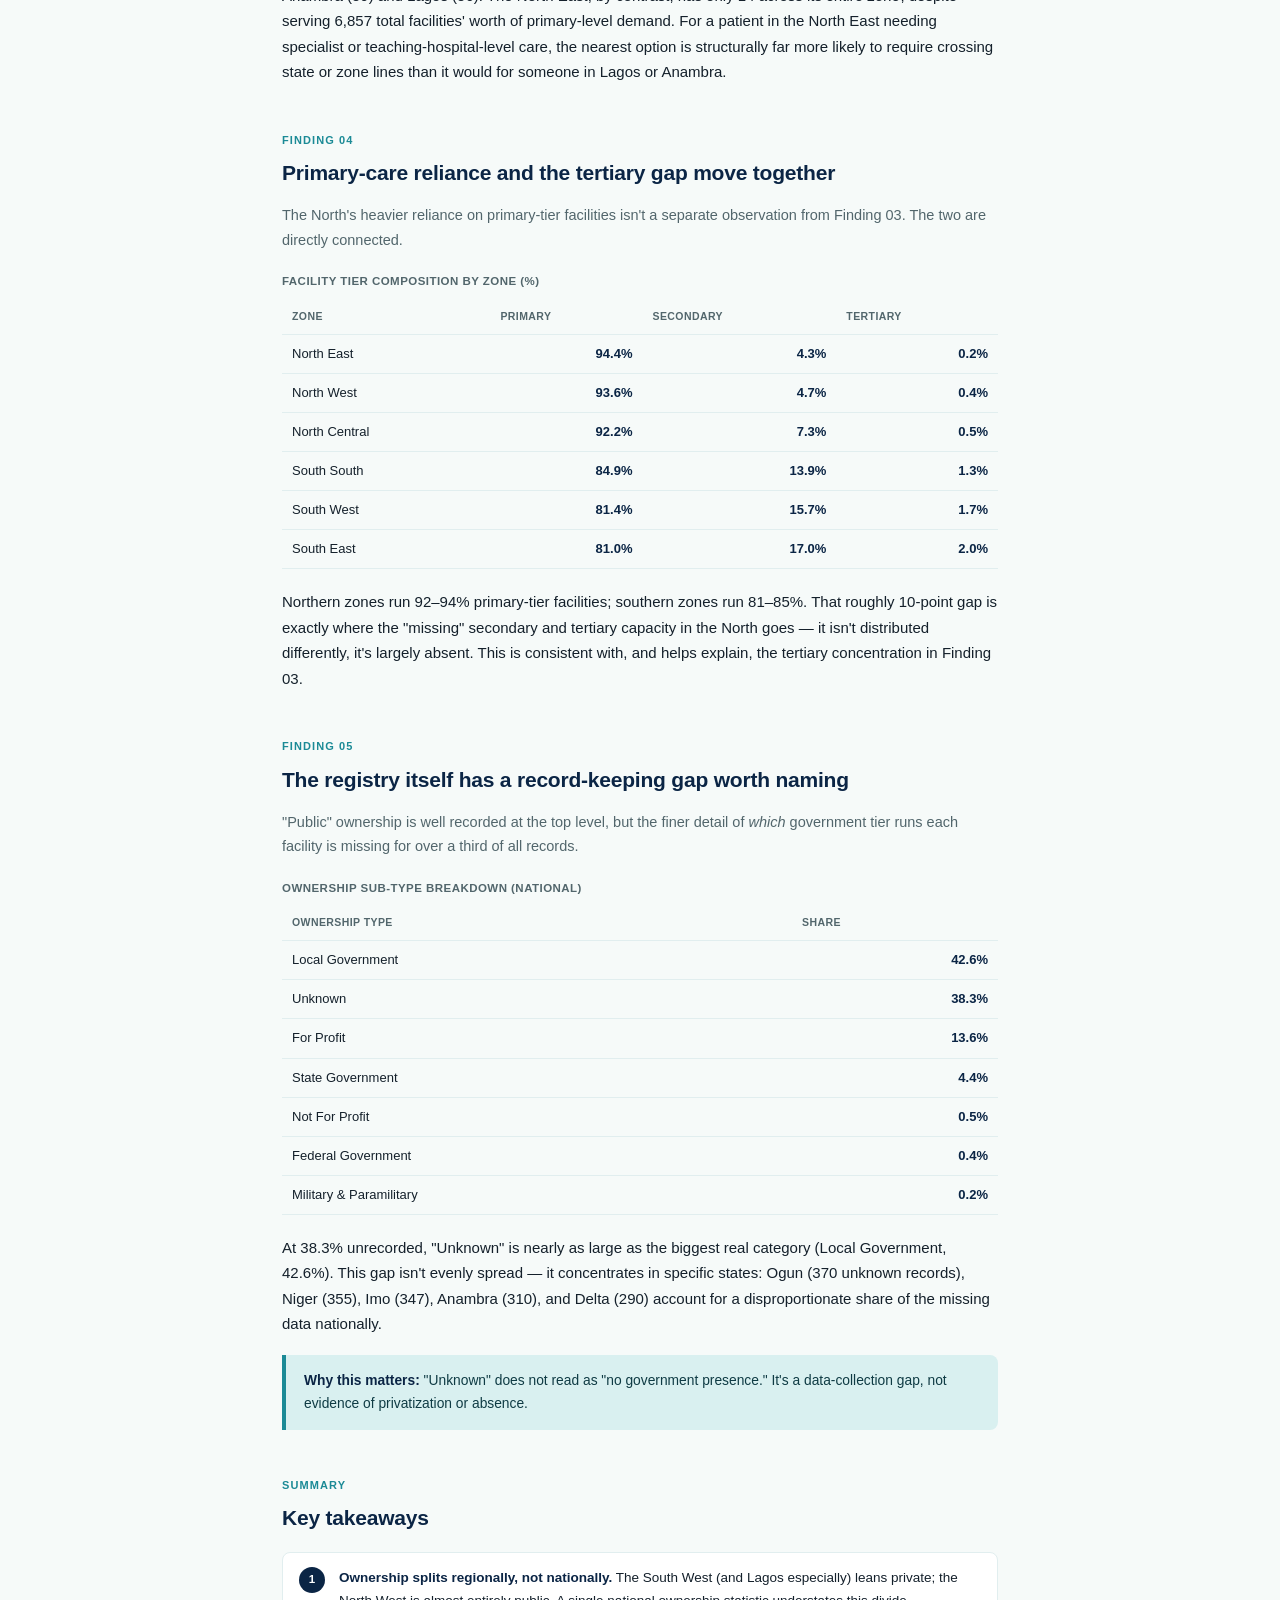
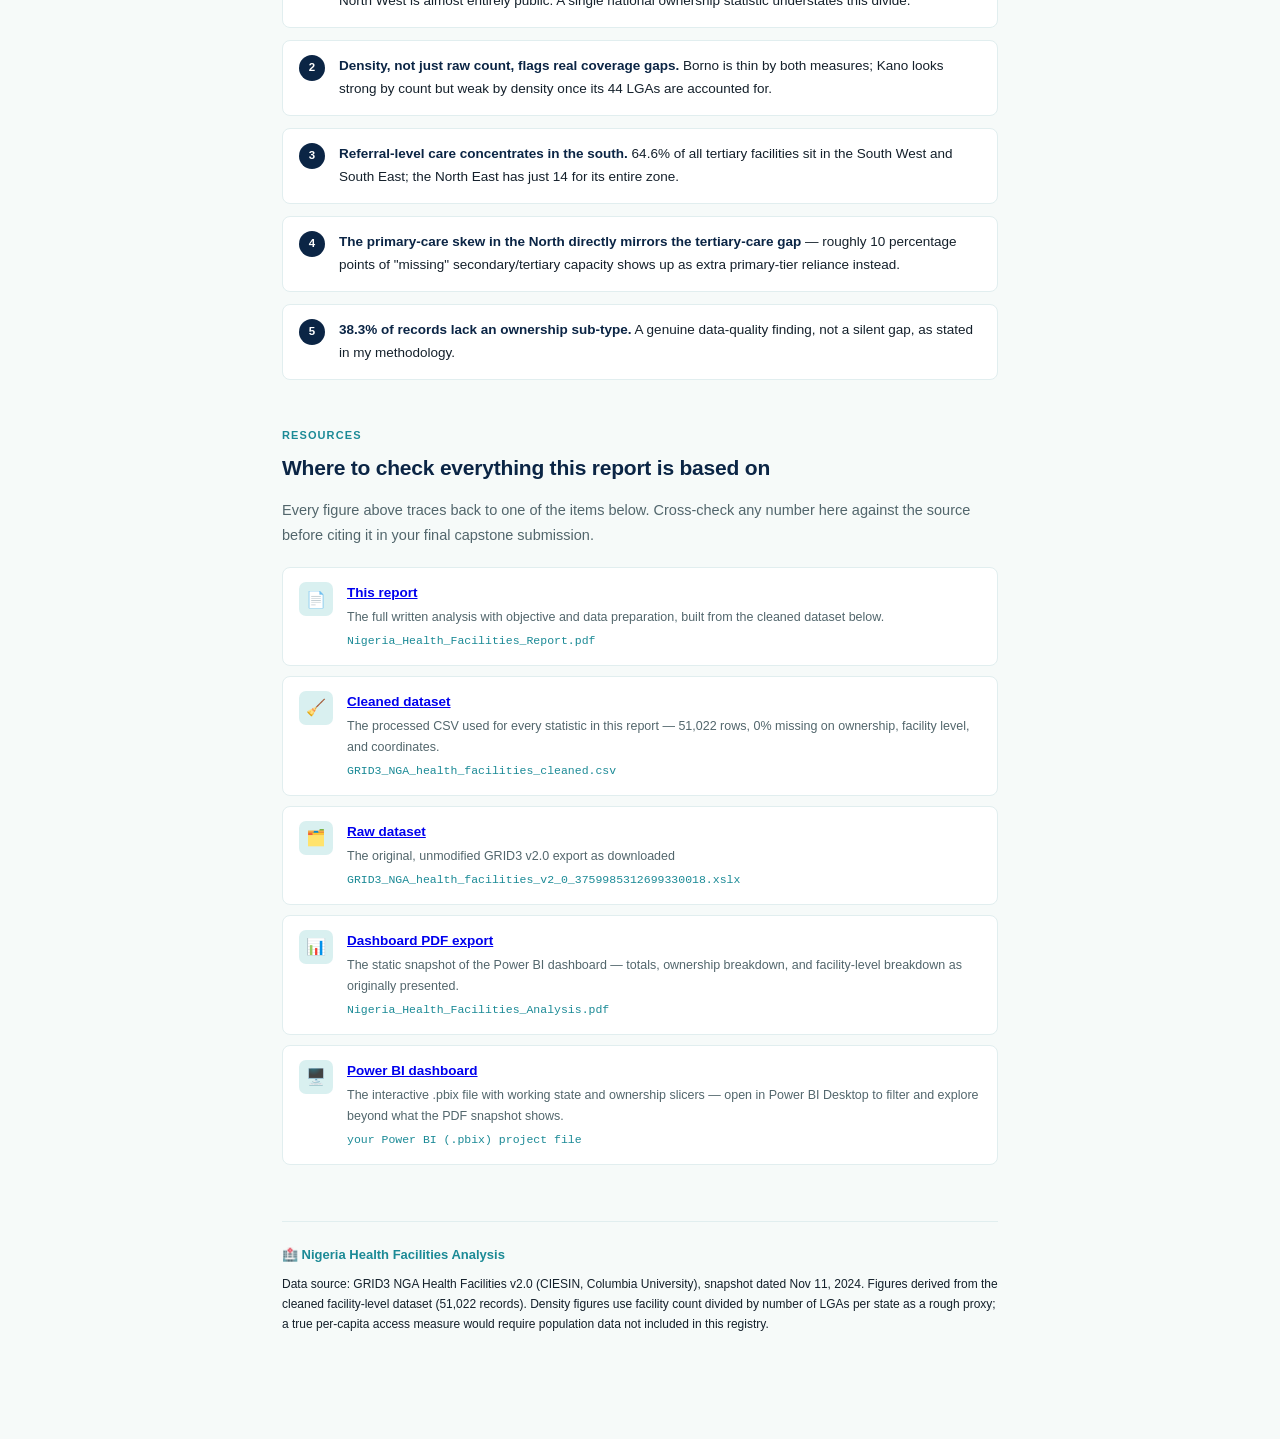
<file: Nigeria Health Facilities.html>
<!DOCTYPE html>
<html lang="en">
<head>
<meta charset="UTF-8">
<meta name="viewport" content="width=device-width, initial-scale=1.0">
<title>Nigeria Health Facilities — Analysis Report</title>
<style>
  :root {
    --navy: #0B2545;
    --navy-deep: #071A33;
    --teal: #1B8A96;
    --teal-light: #5DA9B4;
    --teal-pale: #D9F0F0;
    --olive: #8DC63F;
    --grey: #AAB7B8;
    --bg: #F6FAF9;
    --card: #FFFFFF;
    --border: #E1EEEF;
    --text: #14202B;
    --text-mute: #52666C;
  }
  * { box-sizing: border-box; margin: 0; padding: 0; }
  body {
    background: var(--bg);
    color: var(--text);
    font-family: 'Segoe UI', -apple-system, BlinkMacSystemFont, sans-serif;
    line-height: 1.7;
    font-size: 15px;
  }
  .wrap { max-width: 760px; margin: 0 auto; padding: 0 22px 90px; }

  header {
    background: linear-gradient(135deg, var(--navy-deep) 0%, var(--navy) 60%, var(--teal) 140%);
    color: #fff;
    padding: 48px 22px 36px;
  }
  .header-inner { max-width: 760px; margin: 0 auto; }
  .eyebrow {
    font-size: 12px; letter-spacing: 0.14em; text-transform: uppercase;
    color: var(--olive); font-weight: 700; margin-bottom: 10px;
  }
  h1 { font-size: 30px; font-weight: 800; letter-spacing: -0.01em; margin-bottom: 10px; }
  .subtitle { font-size: 14.5px; color: #CFE3E5; max-width: 600px; }
  .meta-row { display: flex; gap: 18px; flex-wrap: wrap; margin-top: 20px; font-size: 12px; color: #A9C7CA; }
  .meta-row strong { color: #fff; }

  .kpi-strip { display: flex; gap: 10px; flex-wrap: wrap; margin: 22px auto 0; max-width: 760px; padding: 0 22px; }
  .kpi {
    background: var(--card); border: 1px solid var(--border); border-top: 3px solid var(--teal);
    border-radius: 8px; padding: 14px 16px; flex: 1 1 130px; min-width: 130px;
    box-shadow: 0 3px 10px rgba(11,37,69,0.06);
  }
  .kpi .label { font-size: 10px; letter-spacing: 0.05em; text-transform: uppercase; color: var(--text-mute); font-weight: 600; margin-bottom: 5px; }
  .kpi .value { font-size: 21px; font-weight: 800; color: var(--navy); }
  .kpi .sub { font-size: 11px; color: var(--text-mute); margin-top: 2px; }

  section { margin-top: 46px; }
  .section-eyebrow { font-size: 11px; letter-spacing: 0.1em; text-transform: uppercase; color: var(--teal); font-weight: 700; margin-bottom: 6px; }
  h2 { font-size: 21px; font-weight: 800; color: var(--navy); margin-bottom: 12px; letter-spacing: -0.01em; }
  h3 { font-size: 15.5px; font-weight: 700; color: var(--navy); margin: 22px 0 8px; }
  p { margin-bottom: 14px; color: var(--text); }
  p.lede { color: var(--text-mute); font-size: 14.5px; margin-bottom: 20px; }
  strong { color: var(--navy); }

  .callout {
    background: var(--teal-pale); border-left: 4px solid var(--teal);
    border-radius: 0 8px 8px 0; padding: 14px 18px; margin: 18px 0;
    font-size: 13.8px; color: #0F3B44;
  }
  .callout strong { color: var(--navy); }

  table { width: 100%; border-collapse: collapse; font-size: 13px; margin: 14px 0 20px; }
  caption { text-align: left; font-size: 11.5px; color: var(--text-mute); font-weight: 600; text-transform: uppercase; letter-spacing: 0.04em; margin-bottom: 8px; }
  th, td { text-align: left; padding: 8px 10px; border-bottom: 1px solid var(--border); }
  th { color: var(--text-mute); font-weight: 600; font-size: 10.5px; text-transform: uppercase; letter-spacing: 0.04em; }
  td.num { text-align: right; font-variant-numeric: tabular-nums; font-weight: 600; color: var(--navy); }

  .bar-row { display: flex; align-items: center; gap: 10px; margin-bottom: 7px; }
  .bar-label { flex: 0 0 130px; font-size: 12.5px; color: var(--text); }
  .bar-track { flex: 1; background: #EDF5F5; border-radius: 4px; height: 16px; overflow: hidden; display: flex; }
  .bar-fill { height: 100%; }
  .bar-value { flex: 0 0 46px; font-size: 12px; font-weight: 700; color: var(--navy); text-align: right; }

  .findings-list { display: flex; flex-direction: column; gap: 12px; margin-top: 16px; }
  .finding { display: flex; gap: 14px; align-items: flex-start; background: var(--card); border: 1px solid var(--border); border-radius: 8px; padding: 14px 16px; }
  .finding .num-badge { flex-shrink: 0; width: 26px; height: 26px; border-radius: 50%; background: var(--navy); color: #fff; font-size: 11.5px; font-weight: 700; display: flex; align-items: center; justify-content: center; }
  .finding p { font-size: 13.5px; margin: 0; }

  .resource-list { display: flex; flex-direction: column; gap: 10px; margin-top: 16px; }
  .resource { display: flex; gap: 14px; align-items: flex-start; background: var(--card); border: 1px solid var(--border); border-radius: 8px; padding: 14px 16px; }
  .resource .icon { flex-shrink: 0; width: 34px; height: 34px; border-radius: 7px; background: var(--teal-pale); color: var(--teal); display: flex; align-items: center; justify-content: center; font-size: 16px; font-weight: 700; }
  .resource .r-title { font-size: 13.5px; font-weight: 700; color: var(--navy); margin-bottom: 2px; }
  .resource .r-desc { font-size: 12.5px; color: var(--text-mute); }
  .resource .r-file { font-size: 11.5px; color: var(--teal); font-family: 'Consolas', monospace; margin-top: 3px; }

  footer { margin-top: 56px; padding-top: 22px; border-top: 1px solid var(--border); font-size: 12px; color: var(--text-mute); }
  footer .brand-line { display: flex; align-items: center; gap: 8px; color: var(--teal); font-weight: 700; margin-bottom: 8px; font-size: 13px; }

  @media (max-width: 600px) {
    h1 { font-size: 24px; }
    .bar-label { flex-basis: 95px; font-size: 11.5px; }
  }
</style>
</head>
<body>

<header>
  <div class="header-inner">
    <div class="eyebrow">Health Facility Distribution &middot; Analysis Report</div>
    <h1>What 51,022 Health Facilities Tell Us About Nigeria's Care System</h1>
    <p class="subtitle">A written analysis of ownership, facility tier, and geographic distribution patterns across Nigeria, extending the dashboard's headline figures into the regional and structural detail behind them.</p>
    <div class="meta-row">
      <span>Source: <strong>GRID3 NGA Health Facilities v2.0</strong></span>
      <span>Snapshot date: <strong>Nov 11, 2024</strong></span>
      <span>Coverage: <strong>36 states + FCT</strong></span>
    </div>
  </div>
</header>

<div class="kpi-strip">
  <div class="kpi"><div class="label">Total facilities</div><div class="value">51,022</div><div class="sub">37 states / FCT</div></div>
  <div class="kpi"><div class="label">Public</div><div class="value">68.0%</div><div class="sub">34,680</div></div>
  <div class="kpi"><div class="label">Private</div><div class="value">23.0%</div><div class="sub">11,716</div></div>
  <div class="kpi"><div class="label">Tertiary care</div><div class="value">506</div><div class="sub">1.0% of total</div></div>
  <div class="kpi"><div class="label">Ownership type unrecorded</div><div class="value">38.3%</div><div class="sub">19,523 records</div></div>
</div>

<div class="wrap">

  <section>
    <div class="section-eyebrow">Introduction</div>
    <h2>Reading past the totals</h2>
    <p>The dashboard shows the national picture clearly: 51,022 facilities, 68% publicly owned, and a system dominated by primary care (88%). What it doesn't show, because a single-page dashboard can't without becoming unreadable, is how differently that national picture plays out zone by zone. This report exists to fill that gap: five findings drawn from the same underlying dataset, each pointing at a pattern the totals alone would hide.</p>
  </section>

  <section>
    <div class="section-eyebrow">Finding 01</div>
    <h2>Ownership isn't one national pattern, it's two different countries</h2>
    <p class="lede">The national split (68% public, 23% private) is an average of two very different regional realities.</p>

    <table>
      <caption>Ownership breakdown by zone (%)</caption>
      <thead><tr><th>Zone</th><th class="num">Public</th><th class="num">Private</th><th class="num">Unknown</th></tr></thead>
      <tbody>
        <tr><td>North West</td><td class="num">89.7%</td><td class="num">7.9%</td><td class="num">2.5%</td></tr>
        <tr><td>North East</td><td class="num">84.5%</td><td class="num">9.1%</td><td class="num">6.4%</td></tr>
        <tr><td>North Central</td><td class="num">70.8%</td><td class="num">21.8%</td><td class="num">7.4%</td></tr>
        <tr><td>South South</td><td class="num">65.3%</td><td class="num">17.5%</td><td class="num">17.1%</td></tr>
        <tr><td>South East</td><td class="num">53.7%</td><td class="num">32.6%</td><td class="num">13.7%</td></tr>
        <tr><td>South West</td><td class="num">46.3%</td><td class="num">42.9%</td><td class="num">10.8%</td></tr>
      </tbody>
    </table>

    <p>At the state level, the divide is even sharper than the zone averages suggest. Lagos runs <strong>70.7% private</strong>, <strong>22.4% public</strong>, which is almost a mirror image of the North West zone's 89.7% public share. A policy conversation about "encouraging more private investment in care" would land completely differently in Lagos, where private providers already dominate, than in Sokoto or Katsina, where the system is almost entirely government-run.</p>

    <div class="callout">
      <strong>Why this matters:</strong> any recommendation tied to ownership structure should be scoped to a zone or state, not stated nationally. The 68/23/9 split is real, but it's an average masking a genuine north-south structural difference in how care is delivered and financed.
    </div>
  </section>

  <section>
    <div class="section-eyebrow">Finding 02</div>
    <h2>Facility count tracks population and geography; density tells a sharper story</h2>
    <p class="lede">Raw facility counts favor large states almost by default. Normalizing by the number of LGAs each state administers reveals where infrastructure is genuinely thin versus just spread across a smaller area.</p>

    <h3>Top 10 states by raw facility count</h3>
    <div>
      <div class="bar-row"><div class="bar-label">Lagos</div><div class="bar-track"><div class="bar-fill" style="width:100%;background:#0B2545;"></div></div><div class="bar-value">2,798</div></div>
      <div class="bar-row"><div class="bar-label">Katsina</div><div class="bar-track"><div class="bar-fill" style="width:82%;background:#1B8A96;"></div></div><div class="bar-value">2,296</div></div>
      <div class="bar-row"><div class="bar-label">Benue</div><div class="bar-track"><div class="bar-fill" style="width:82%;background:#1B8A96;"></div></div><div class="bar-value">2,284</div></div>
      <div class="bar-row"><div class="bar-label">Niger</div><div class="bar-track"><div class="bar-fill" style="width:79%;background:#1B8A96;"></div></div><div class="bar-value">2,201</div></div>
      <div class="bar-row"><div class="bar-label">Oyo</div><div class="bar-track"><div class="bar-fill" style="width:73%;background:#5DA9B4;"></div></div><div class="bar-value">2,045</div></div>
      <div class="bar-row"><div class="bar-label">Ogun</div><div class="bar-track"><div class="bar-fill" style="width:71%;background:#5DA9B4;"></div></div><div class="bar-value">1,993</div></div>
      <div class="bar-row"><div class="bar-label">Anambra</div><div class="bar-track"><div class="bar-fill" style="width:67%;background:#5DA9B4;"></div></div><div class="bar-value">1,867</div></div>
      <div class="bar-row"><div class="bar-label">Imo</div><div class="bar-track"><div class="bar-fill" style="width:64%;background:#5DA9B4;"></div></div><div class="bar-value">1,779</div></div>
      <div class="bar-row"><div class="bar-label">Osun</div><div class="bar-track"><div class="bar-fill" style="width:62%;background:#AAB7B8;"></div></div><div class="bar-value">1,729</div></div>
      <div class="bar-row"><div class="bar-label">Kano</div><div class="bar-track"><div class="bar-fill" style="width:62%;background:#AAB7B8;"></div></div><div class="bar-value">1,723</div></div>
    </div>

    <h3>Facilities per LGA : Highest and Lowest density</h3>
    <table>
      <caption>Density proxy (facility count &divide; number of LGAs)</caption>
      <thead><tr><th>State</th><th class="num">Facilities / LGA</th><th>Read</th></tr></thead>
      <tbody>
        <tr><td>Lagos</td><td class="num">139.9</td><td>Highest in the country</td></tr>
        <tr><td>Plateau</td><td class="num">91.3</td><td>Second highest</td></tr>
        <tr><td>Niger</td><td class="num">88.0</td><td>—</td></tr>
        <tr><td>Benue</td><td class="num">84.6</td><td>—</td></tr>
        <tr><td>&hellip;</td><td class="num">&hellip;</td><td>—</td></tr>
        <tr><td>Kano</td><td class="num">39.2</td><td>Despite ranking 10th by raw count</td></tr>
        <tr><td>Jigawa</td><td class="num">32.3</td><td>—</td></tr>
        <tr><td>Rivers</td><td class="num">31.6</td><td>—</td></tr>
        <tr><td>Akwa Ibom</td><td class="num">29.2</td><td>—</td></tr>
        <tr><td>Borno</td><td class="num">28.7</td><td>Lowest, and low raw count too</td></tr>
      </tbody>
    </table>

    <div class="callout">
      Kano ranks 10th nationally by raw facility count (1,723) but drops to near the bottom on density (39.2 per LGA) because it administers 44 LGAs — the most of any state. Borno is the opposite kind of concern: it's low on <em>both</em> raw count (804, second-lowest nationally) and density (28.7), which is the stronger indicator of genuine under-coverage rather than an artifact of how the state's LGAs are drawn.
    </div>
  </section>

  <section>
    <div class="section-eyebrow">Finding 03</div>
    <h2>Referral-level care is concentrated almost entirely in the south</h2>
    <p class="lede">Tertiary facilities (teaching and specialized hospitals) are the rarest tier nationally at just 506 of 51,022 facilities (1.0%). Where they exist matters more than how many.</p>

    <table>
      <caption>Tertiary facilities by zone</caption>
      <thead><tr><th>Zone</th><th class="num">Tertiary facilities</th><th class="num">Share of national total</th></tr></thead>
      <tbody>
        <tr><td>South West</td><td class="num">175</td><td class="num">34.6%</td></tr>
        <tr><td>South East</td><td class="num">152</td><td class="num">30.0%</td></tr>
        <tr><td>South South</td><td class="num">73</td><td class="num">14.4%</td></tr>
        <tr><td>North Central</td><td class="num">52</td><td class="num">10.3%</td></tr>
        <tr><td>North West</td><td class="num">40</td><td class="num">7.9%</td></tr>
        <tr><td>North East</td><td class="num">14</td><td class="num">2.8%</td></tr>
      </tbody>
    </table>

    <p>The South West and South East together account for <strong>64.6% of the country's tertiary facilities</strong>, led by Anambra (59) and Lagos (56). The North East, by contrast, has only 14 across its <em>entire zone</em>, despite serving 6,857 total facilities' worth of primary-level demand. For a patient in the North East needing specialist or teaching-hospital-level care, the nearest option is structurally far more likely to require crossing state or zone lines than it would for someone in Lagos or Anambra.</p>
  </section>

  <section>
    <div class="section-eyebrow">Finding 04</div>
    <h2>Primary-care reliance and the tertiary gap move together</h2>
    <p class="lede">The North's heavier reliance on primary-tier facilities isn't a separate observation from Finding 03. The two are directly connected.</p>

    <table>
      <caption>Facility tier composition by zone (%)</caption>
      <thead><tr><th>Zone</th><th class="num">Primary</th><th class="num">Secondary</th><th class="num">Tertiary</th></tr></thead>
      <tbody>
        <tr><td>North East</td><td class="num">94.4%</td><td class="num">4.3%</td><td class="num">0.2%</td></tr>
        <tr><td>North West</td><td class="num">93.6%</td><td class="num">4.7%</td><td class="num">0.4%</td></tr>
        <tr><td>North Central</td><td class="num">92.2%</td><td class="num">7.3%</td><td class="num">0.5%</td></tr>
        <tr><td>South South</td><td class="num">84.9%</td><td class="num">13.9%</td><td class="num">1.3%</td></tr>
        <tr><td>South West</td><td class="num">81.4%</td><td class="num">15.7%</td><td class="num">1.7%</td></tr>
        <tr><td>South East</td><td class="num">81.0%</td><td class="num">17.0%</td><td class="num">2.0%</td></tr>
      </tbody>
    </table>

    <p>Northern zones run 92–94% primary-tier facilities; southern zones run 81–85%. That roughly 10-point gap is exactly where the "missing" secondary and tertiary capacity in the North goes — it isn't distributed differently, it's largely absent. This is consistent with, and helps explain, the tertiary concentration in Finding 03.</p>
  </section>

  <section>
    <div class="section-eyebrow">Finding 05</div>
    <h2>The registry itself has a record-keeping gap worth naming</h2>
    <p class="lede">"Public" ownership is well recorded at the top level, but the finer detail of <em>which</em> government tier runs each facility is missing for over a third of all records.</p>

    <table>
      <caption>Ownership sub-type breakdown (national)</caption>
      <thead><tr><th>Ownership type</th><th class="num">Share</th></tr></thead>
      <tbody>
        <tr><td>Local Government</td><td class="num">42.6%</td></tr>
        <tr><td>Unknown</td><td class="num">38.3%</td></tr>
        <tr><td>For Profit</td><td class="num">13.6%</td></tr>
        <tr><td>State Government</td><td class="num">4.4%</td></tr>
        <tr><td>Not For Profit</td><td class="num">0.5%</td></tr>
        <tr><td>Federal Government</td><td class="num">0.4%</td></tr>
        <tr><td>Military &amp; Paramilitary</td><td class="num">0.2%</td></tr>
      </tbody>
    </table>

    <p>At 38.3% unrecorded, "Unknown" is nearly as large as the biggest real category (Local Government, 42.6%). This gap isn't evenly spread — it concentrates in specific states: Ogun (370 unknown records), Niger (355), Imo (347), Anambra (310), and Delta (290) account for a disproportionate share of the missing data nationally.</p>

    <div class="callout">
      <strong>Why this matters:</strong> "Unknown" does not read as "no government presence." It's a data-collection gap, not evidence of privatization or absence. 
    </div>
  </section>

  <section>
    <div class="section-eyebrow">Summary</div>
    <h2>Key takeaways</h2>
    <div class="findings-list">
      <div class="finding"><div class="num-badge">1</div><p><strong>Ownership splits regionally, not nationally.</strong> The South West (and Lagos especially) leans private; the North West is almost entirely public. A single national ownership statistic understates this divide.</p></div>
      <div class="finding"><div class="num-badge">2</div><p><strong>Density, not just raw count, flags real coverage gaps.</strong> Borno is thin by both measures; Kano looks strong by count but weak by density once its 44 LGAs are accounted for.</p></div>
      <div class="finding"><div class="num-badge">3</div><p><strong>Referral-level care concentrates in the south.</strong> 64.6% of all tertiary facilities sit in the South West and South East; the North East has just 14 for its entire zone.</p></div>
      <div class="finding"><div class="num-badge">4</div><p><strong>The primary-care skew in the North directly mirrors the tertiary-care gap</strong> — roughly 10 percentage points of "missing" secondary/tertiary capacity shows up as extra primary-tier reliance instead.</p></div>
      <div class="finding"><div class="num-badge">5</div><p><strong>38.3% of records lack an ownership sub-type.</strong> A genuine data-quality finding, not a silent gap, as stated in my methodology.</p></div>
    </div>
  </section>

  <section>
    <div class="section-eyebrow">Resources</div>
    <h2>Where to check everything this report is based on</h2>
    <p class="lede">Every figure above traces back to one of the items below. Cross-check any number here against the source before citing it in your final capstone submission.</p>

    <div class="resource-list">
      <div class="resource">
        <div class="icon">📄</div>
        <div>
          <div class="r-title">
            <a
            href="https://drive.google.com/file/d/16hfsSIaF7yalS7w80IM9lc3fhhKy1bA-/view?usp=drive_link">This report</a></div>
          <div class="r-desc">The full written analysis with objective and data preparation, built from the cleaned dataset below.</div>
          <div class="r-file">Nigeria_Health_Facilities_Report.pdf</div>
        </div>
      </div>
      <div class="resource">
        <div class="icon">🧹</div>
        <div>
          <div class="r-title">
             <a
            href="https://drive.google.com/file/d/1je17rsEi374aHns1UKoxr-qqSo0o0GkH/view?usp=drive_link">Cleaned dataset</a></div>
          <div class="r-desc">The processed CSV used for every statistic in this report — 51,022 rows, 0% missing on ownership, facility level, and coordinates.</div>
          <div class="r-file">GRID3_NGA_health_facilities_cleaned.csv</div>
        </div>
      </div>
      <div class="resource">
        <div class="icon">🗂️</div>
        <div>
          <div class="r-title">
             <a
            href="https://docs.google.com/spreadsheets/d/1UupDCH4zjbSWKtejFa1G1FnRVwgs3Tb7/edit?usp=drive_link&ouid=115340889756125625127&rtpof=true&sd=true">Raw dataset</a></div>
          <div class="r-desc">The original, unmodified GRID3 v2.0 export as downloaded</div>
          <div class="r-file">GRID3_NGA_health_facilities_v2_0_3759985312699330018.xslx</div>
        </div>
      </div>
      <div class="resource">
        <div class="icon">📊</div>
        <div>
          <div class="r-title">
             <a
            href="https://drive.google.com/file/d/144ZPAZCMpellOIo80TYnj1fmdIpdvVj8/view?usp=drive_link">Dashboard PDF export</a></div>
          <div class="r-desc">The static snapshot of the Power BI dashboard — totals, ownership breakdown, and facility-level breakdown as originally presented.</div>
          <div class="r-file">Nigeria_Health_Facilities_Analysis.pdf</div>
        </div>
      </div>
      <div class="resource">
        <div class="icon">🖥️</div>
        <div>
          <div class="r-title">
             <a
            href="https://drive.google.com/file/d/1uJ43S3OuhWceZHzWLXFG3ZortPGhQuQV/view?usp=drive_link">Power BI dashboard</a></div>
          <div class="r-desc">The interactive .pbix file with working state and ownership slicers — open in Power BI Desktop to filter and explore beyond what the PDF snapshot shows.</div>
          <div class="r-file">your Power BI (.pbix) project file</div>
        </div>
      </div>
    </div>
  </section>

  <footer>
    <div class="brand-line">🏥 Nigeria Health Facilities Analysis</div>
    <p>Data source: GRID3 NGA Health Facilities v2.0 (CIESIN, Columbia University), snapshot dated Nov 11, 2024. Figures derived from the cleaned facility-level dataset (51,022 records). Density figures use facility count divided by number of LGAs per state as a rough proxy; a true per-capita access measure would require population data not included in this registry.</p>
  </footer>

</div>

</body>
</html>
</file>
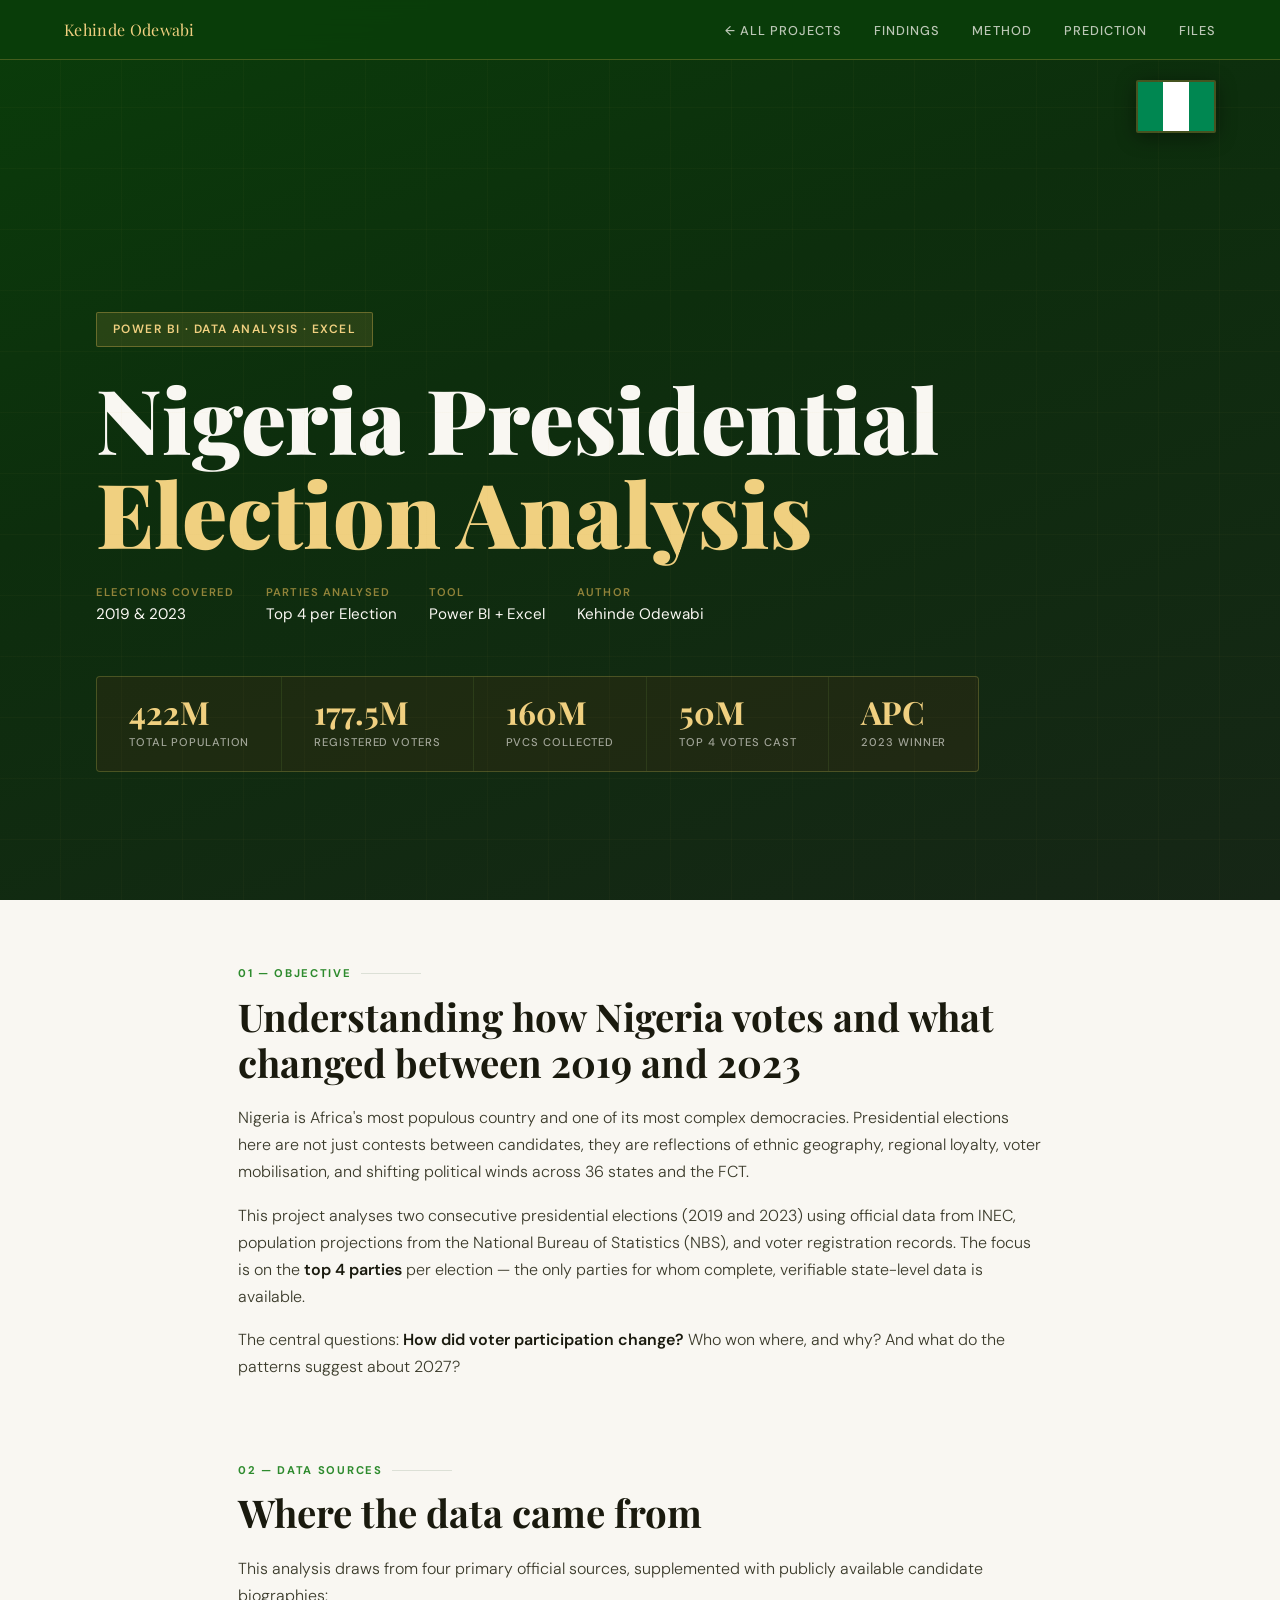
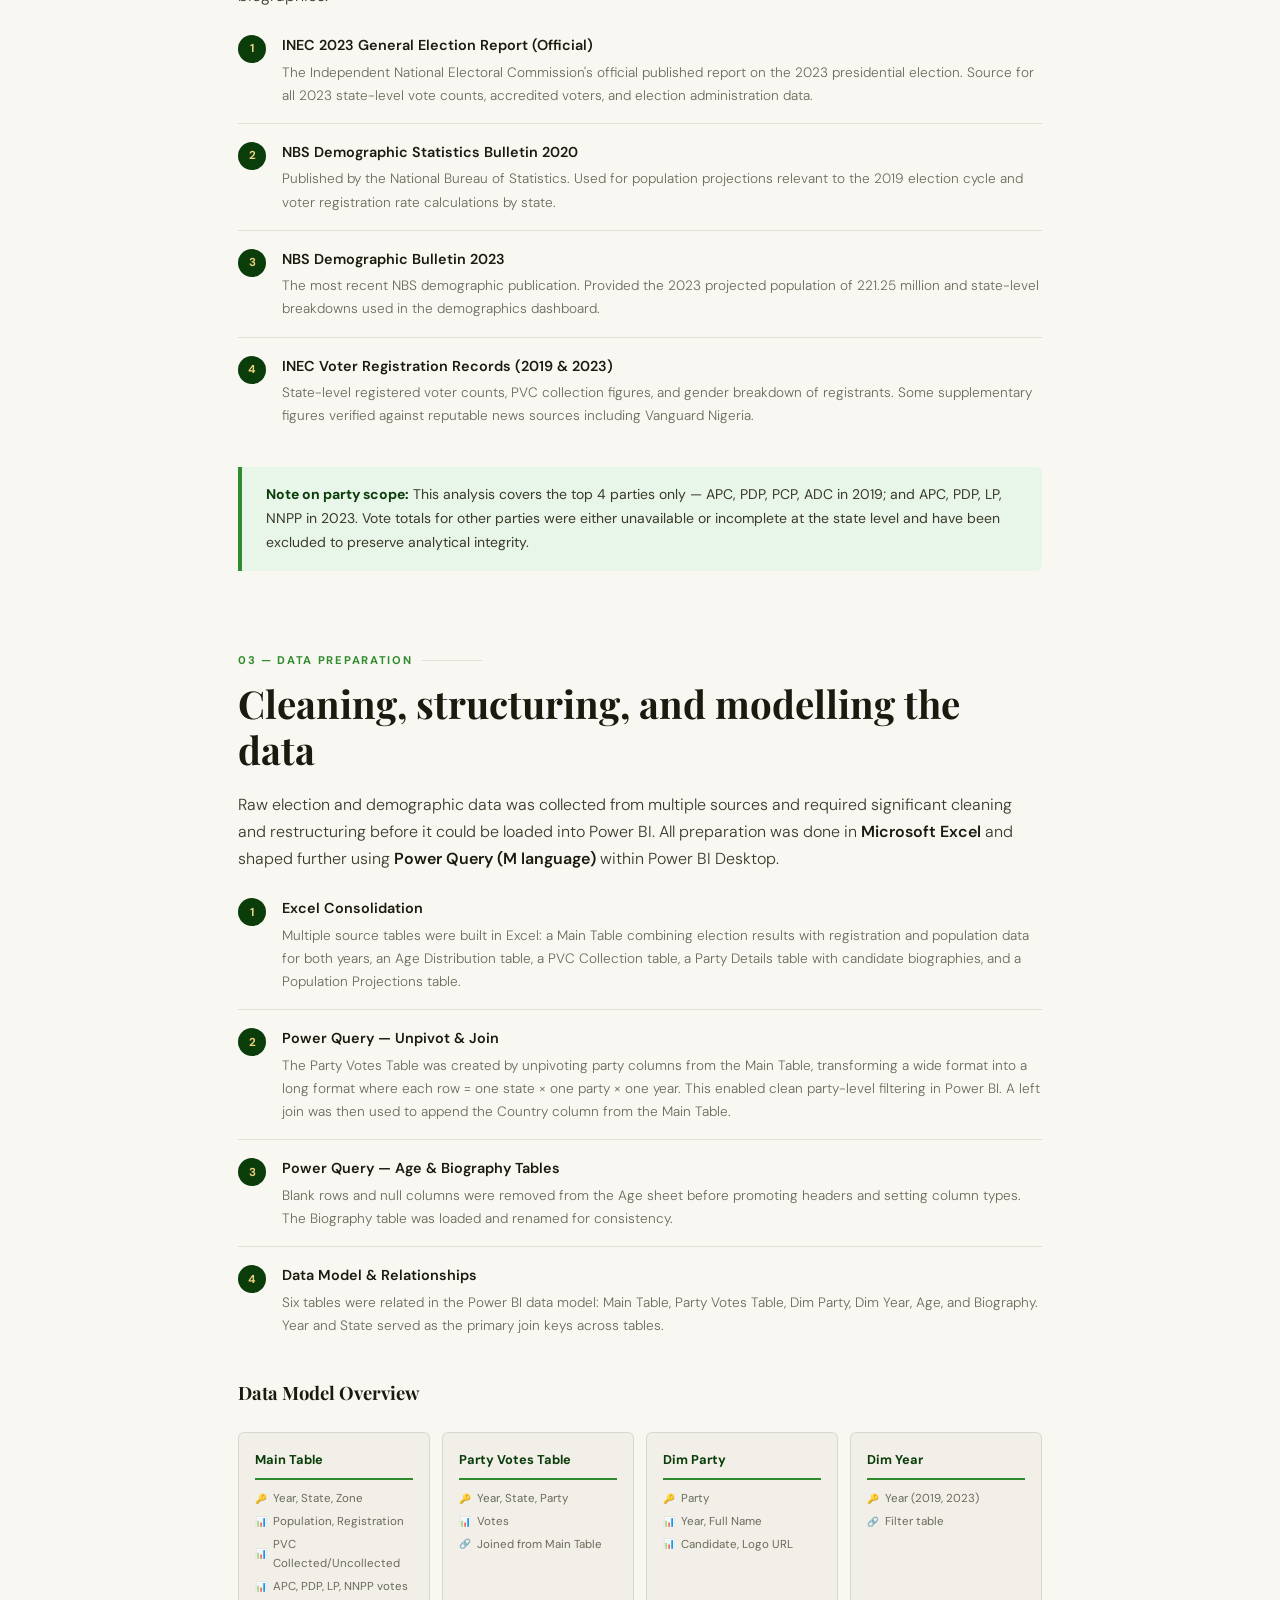
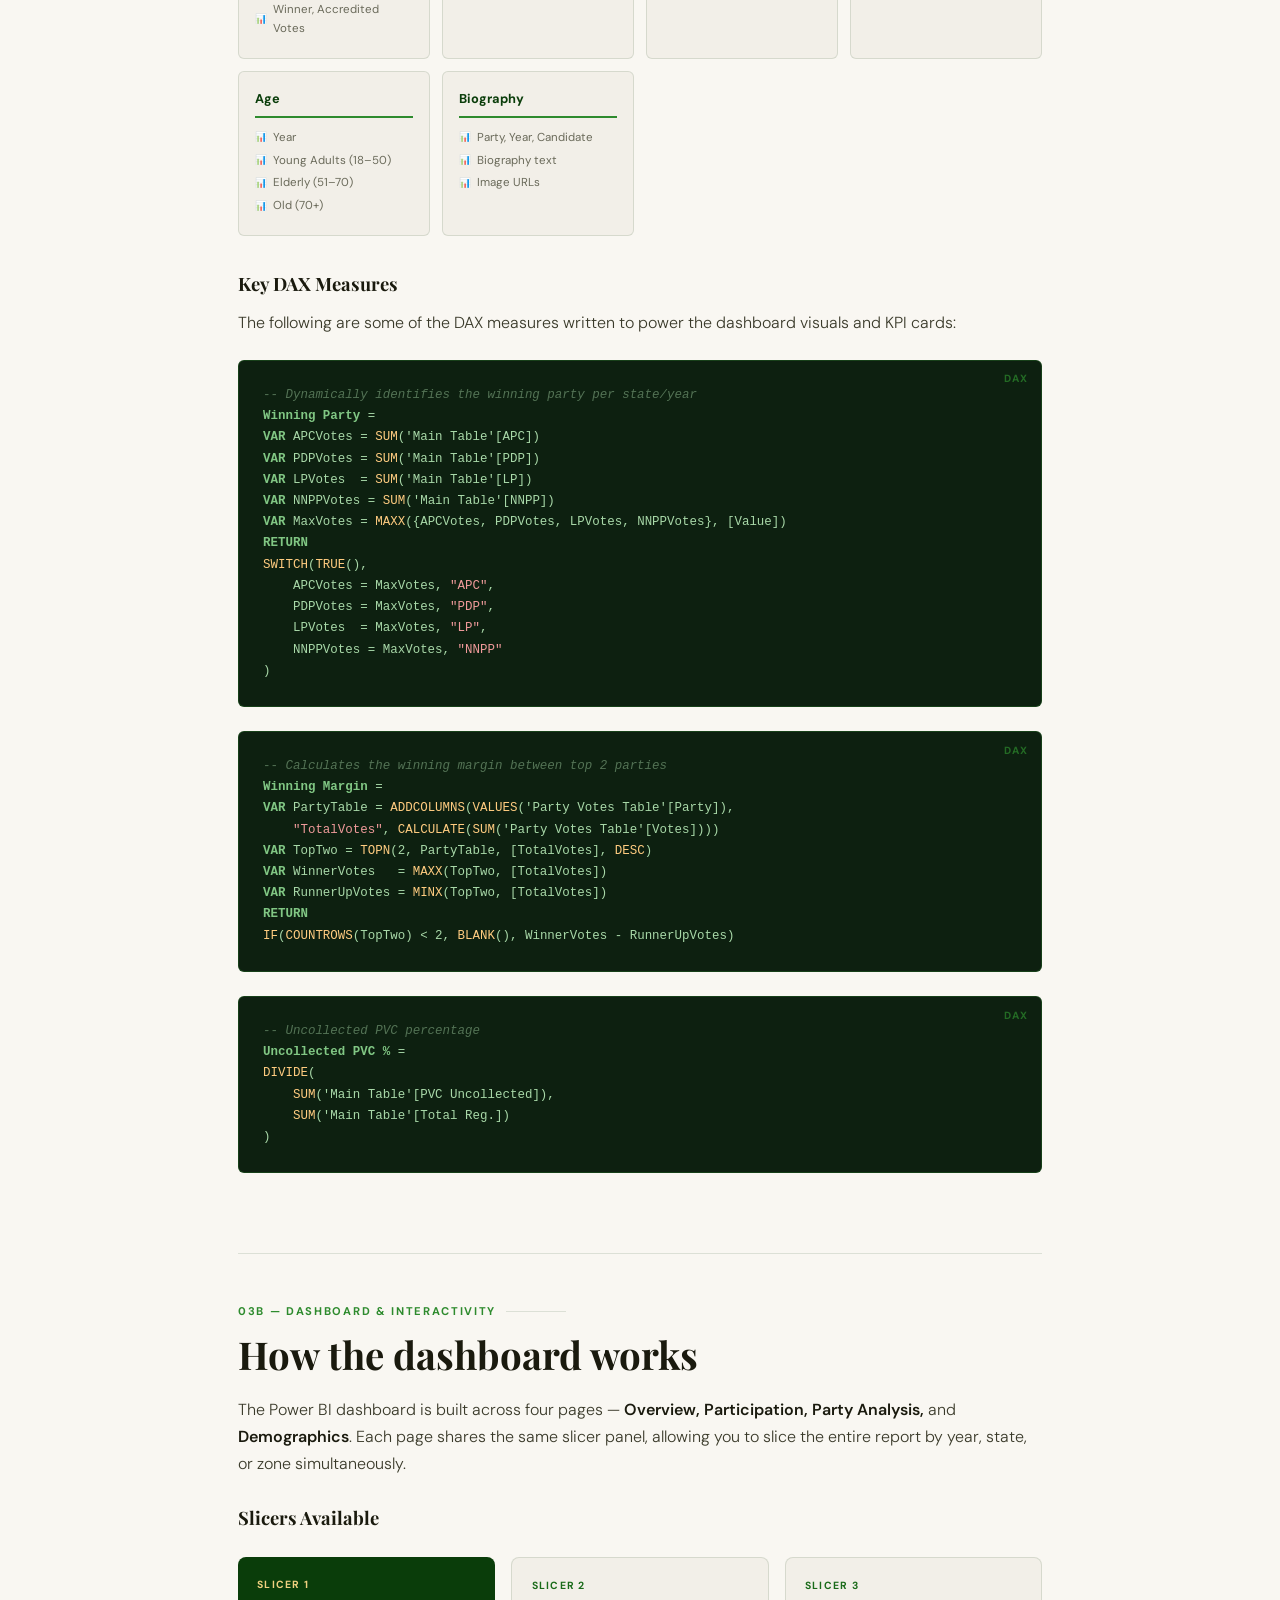
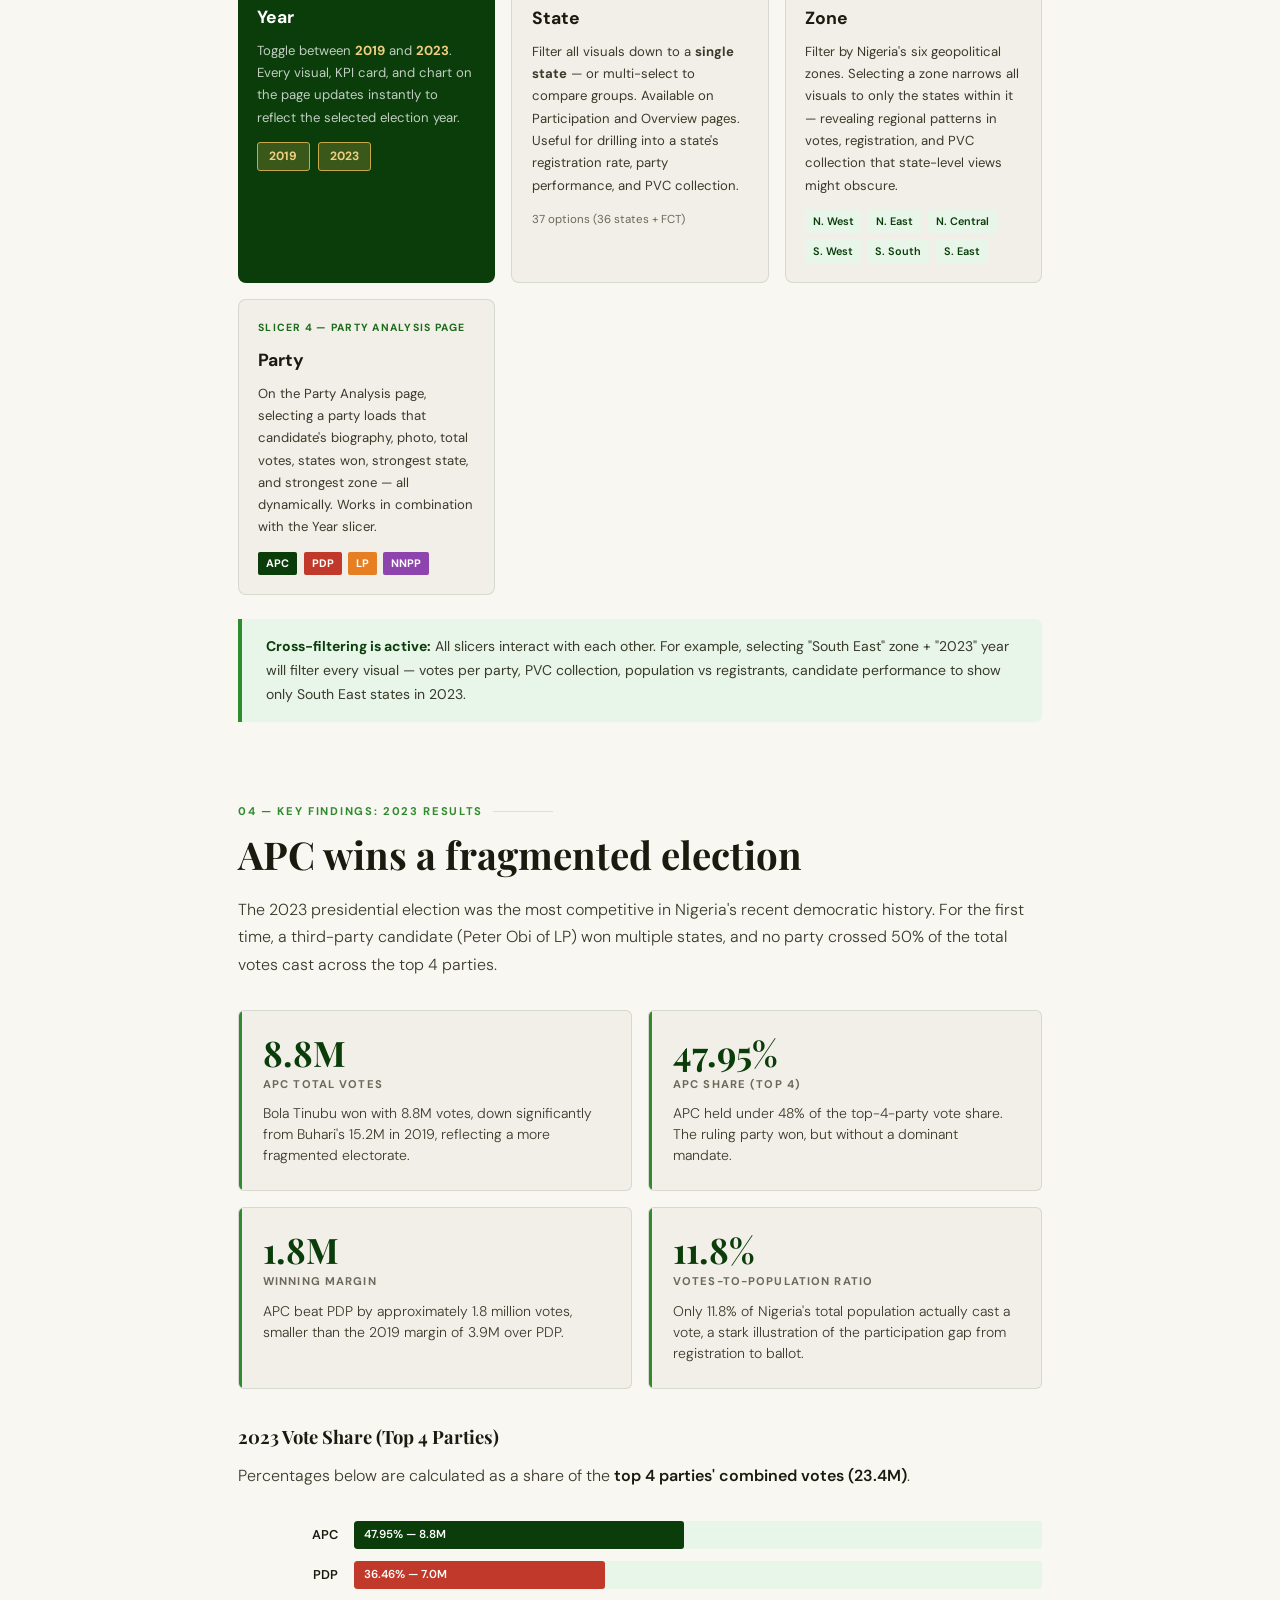
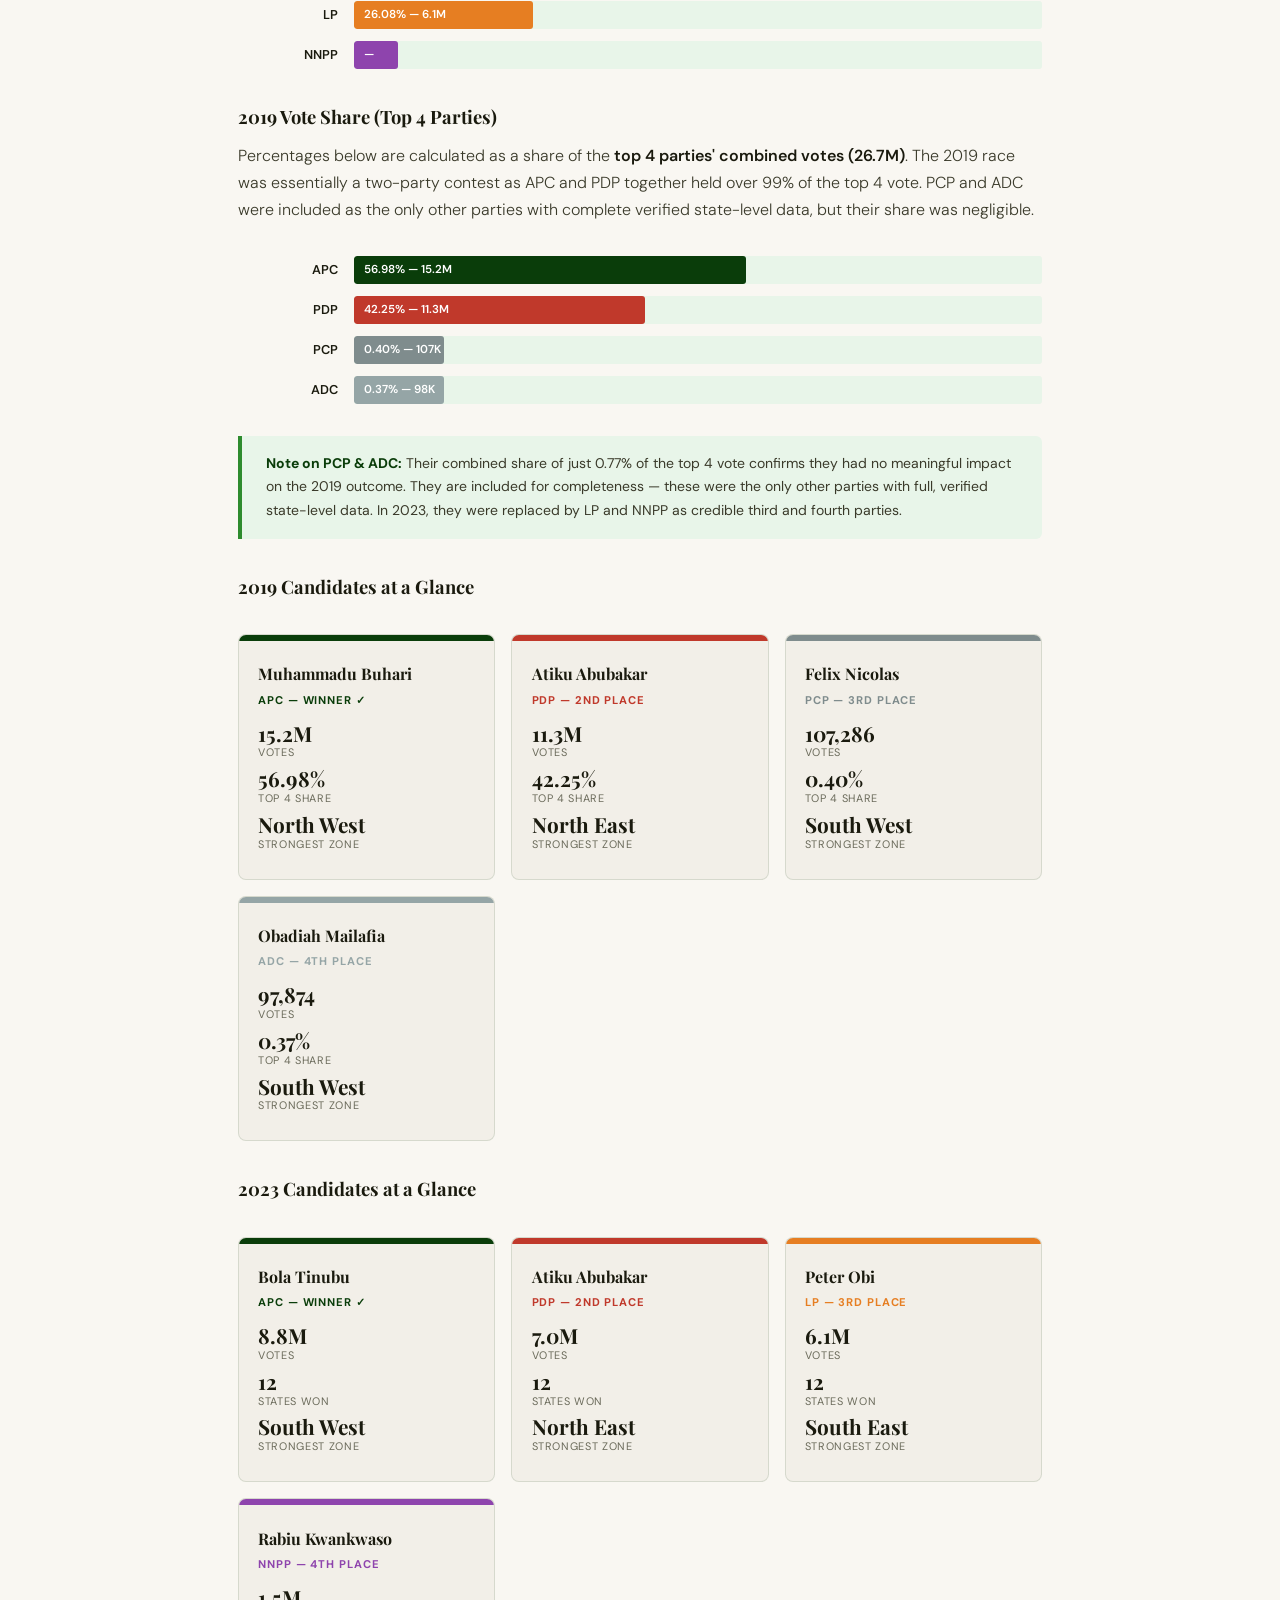
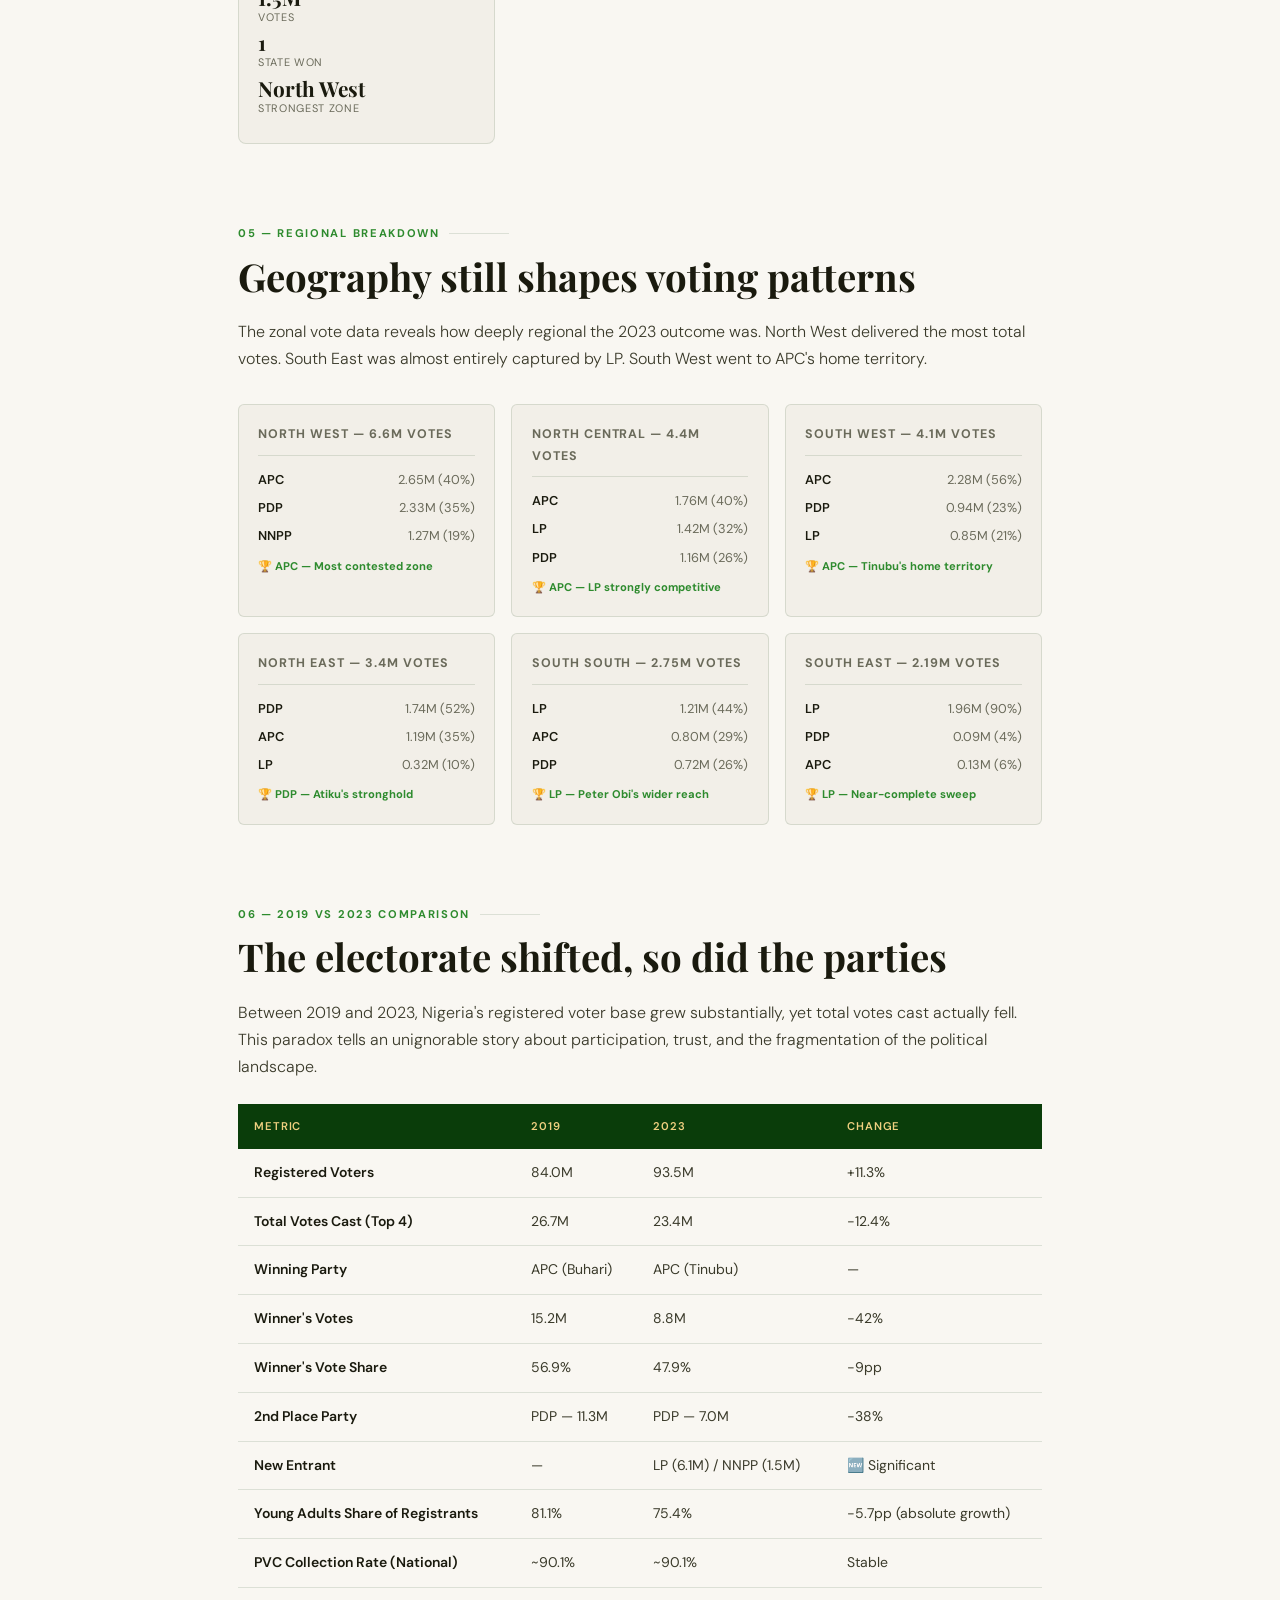
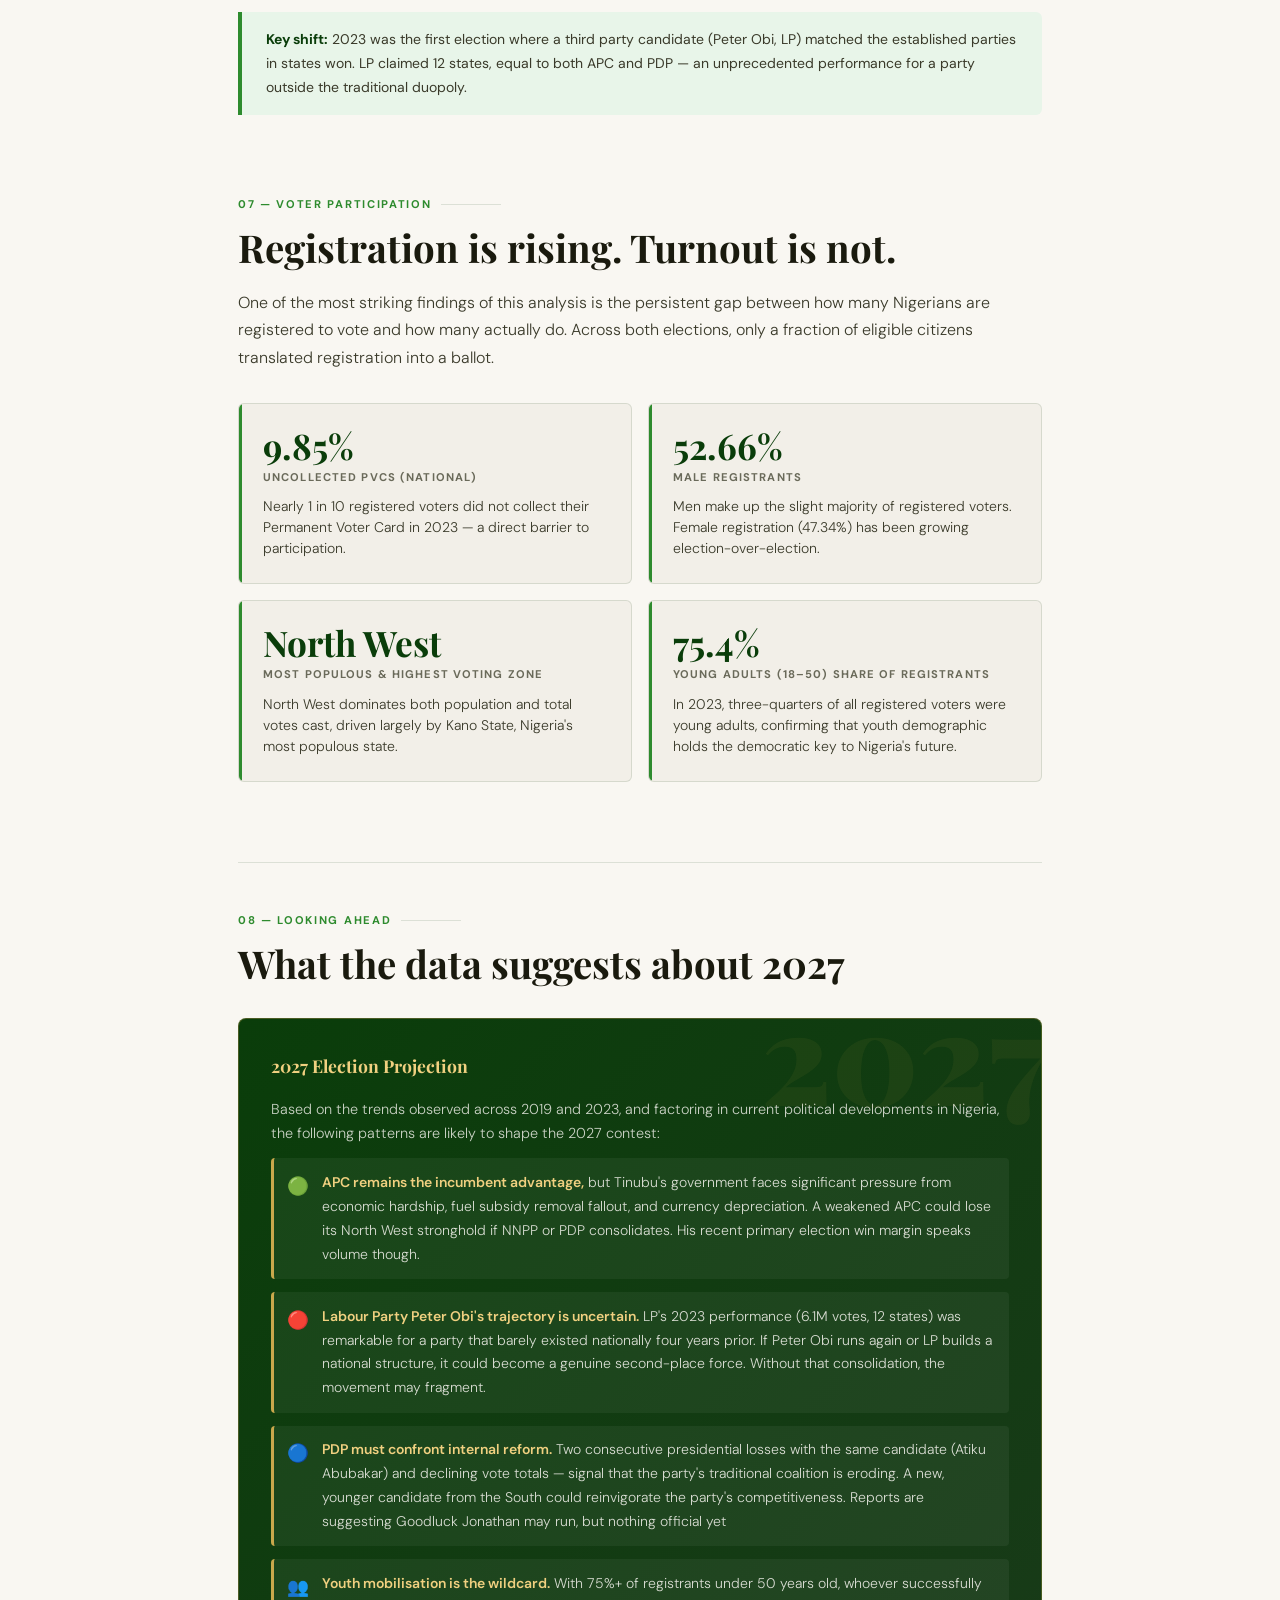
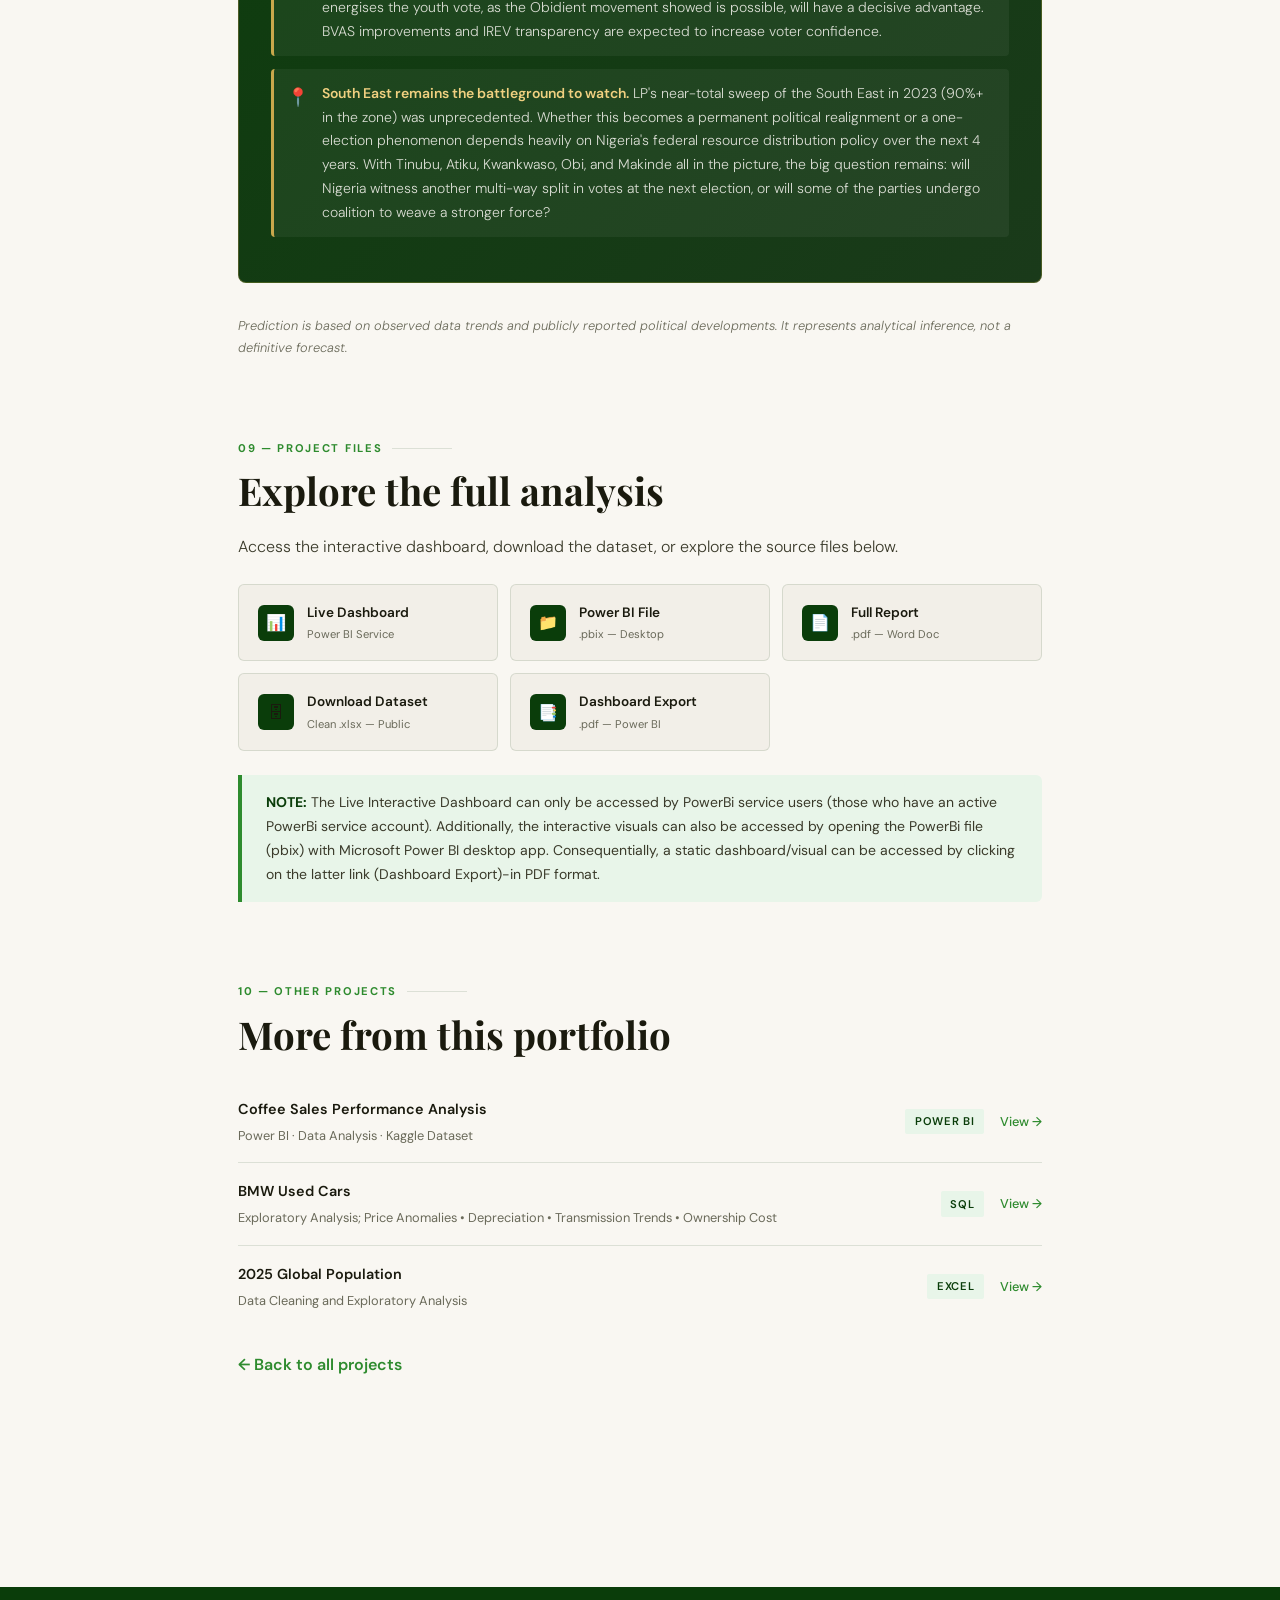
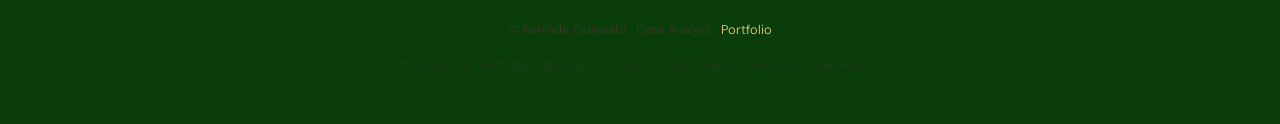
<file: nigeria-election.html>
<!DOCTYPE html>
<html lang="en">
<head>
<meta charset="UTF-8">
<meta name="viewport" content="width=device-width, initial-scale=1.0">
<title>Nigeria Presidential Election Analysis — Kehinde Odewabi</title>
<link href="https://fonts.googleapis.com/css2?family=Playfair+Display:wght@700;900&family=DM+Sans:ital,wght@0,300;0,400;0,500;0,600;1,300&display=swap" rel="stylesheet">
<style>
  :root {
    --green-dark: #0a3d0a;
    --green-mid: #1a6b1a;
    --green-bright: #2e8b2e;
    --green-light: #4caf50;
    --green-pale: #e8f5e9;
    --gold: #c9a84c;
    --gold-light: #f0d080;
    --white: #f9f7f2;
    --off-white: #f2efe8;
    --text-dark: #1a1a0e;
    --text-mid: #3a3a2a;
    --text-light: #6a6a5a;
    --border: rgba(10,61,10,0.12);
    --shadow: 0 4px 32px rgba(10,61,10,0.10);
  }

  *, *::before, *::after { box-sizing: border-box; margin: 0; padding: 0; }

  html { scroll-behavior: smooth; }

  body {
    font-family: 'DM Sans', sans-serif;
    background: var(--white);
    color: var(--text-dark);
    line-height: 1.7;
    font-size: 16px;
  }

  /* NAV */
  nav {
    position: fixed; top: 0; left: 0; right: 0; z-index: 100;
    background: rgba(10,61,10,0.97);
    backdrop-filter: blur(12px);
    padding: 0 clamp(1.5rem, 5vw, 4rem);
    display: flex; align-items: center; justify-content: space-between;
    height: 60px;
    border-bottom: 1px solid rgba(201,168,76,0.3);
  }
  nav .nav-brand {
    font-family: 'Playfair Display', serif;
    color: var(--gold-light);
    font-size: 1rem;
    text-decoration: none;
    letter-spacing: 0.02em;
  }
  nav .nav-links { display: flex; gap: 2rem; list-style: none; }
  nav .nav-links a {
    color: rgba(249,247,242,0.75);
    text-decoration: none;
    font-size: 0.8rem;
    font-weight: 500;
    letter-spacing: 0.08em;
    text-transform: uppercase;
    transition: color 0.2s;
  }
  nav .nav-links a:hover { color: var(--gold-light); }

  /* HERO */
  .hero {
    min-height: 100vh;
    background: linear-gradient(160deg, var(--green-dark) 0%, #0d2e0d 40%, #162616 100%);
    display: flex; flex-direction: column; justify-content: flex-end;
    padding: clamp(2rem, 8vw, 6rem);
    position: relative;
    overflow: hidden;
  }
  .hero::before {
    content: '';
    position: absolute; inset: 0;
    background-image:
      repeating-linear-gradient(0deg, transparent, transparent 60px, rgba(201,168,76,0.03) 60px, rgba(201,168,76,0.03) 61px),
      repeating-linear-gradient(90deg, transparent, transparent 60px, rgba(201,168,76,0.03) 60px, rgba(201,168,76,0.03) 61px);
    pointer-events: none;
  }
  .hero-tag {
    display: inline-block;
    background: rgba(201,168,76,0.15);
    border: 1px solid rgba(201,168,76,0.4);
    color: var(--gold-light);
    font-size: 0.75rem;
    font-weight: 600;
    letter-spacing: 0.12em;
    text-transform: uppercase;
    padding: 0.4rem 1rem;
    border-radius: 2px;
    margin-bottom: 1.5rem;
    width: fit-content;
  }
  .hero h1 {
    font-family: 'Playfair Display', serif;
    font-size: clamp(2.8rem, 7vw, 6rem);
    font-weight: 900;
    color: var(--white);
    line-height: 1.05;
    margin-bottom: 1.5rem;
    max-width: 900px;
  }
  .hero h1 em {
    color: var(--gold-light);
    font-style: normal;
  }
  .hero-meta {
    display: flex; flex-wrap: wrap; gap: 2rem;
    margin-bottom: 3rem;
  }
  .hero-meta-item {
    display: flex; flex-direction: column;
  }
  .hero-meta-item span:first-child {
    font-size: 0.7rem;
    font-weight: 600;
    letter-spacing: 0.1em;
    text-transform: uppercase;
    color: rgba(201,168,76,0.7);
  }
  .hero-meta-item span:last-child {
    font-size: 0.95rem;
    color: var(--white);
    font-weight: 400;
  }
  .hero-stats {
    display: flex; flex-wrap: wrap; gap: 1px;
    background: rgba(201,168,76,0.15);
    border: 1px solid rgba(201,168,76,0.2);
    border-radius: 4px;
    overflow: hidden;
    width: fit-content;
    margin-bottom: 2rem;
  }
  .hero-stat {
    padding: 1.2rem 2rem;
    background: rgba(0,0,0,0.3);
    display: flex; flex-direction: column;
    min-width: 130px;
  }
  .hero-stat .val {
    font-family: 'Playfair Display', serif;
    font-size: 2rem;
    font-weight: 700;
    color: var(--gold-light);
    line-height: 1;
  }
  .hero-stat .lbl {
    font-size: 0.7rem;
    font-weight: 500;
    letter-spacing: 0.08em;
    text-transform: uppercase;
    color: rgba(249,247,242,0.6);
    margin-top: 0.3rem;
  }
  .ng-flag {
    position: absolute; top: 80px; right: clamp(1.5rem, 5vw, 4rem);
    width: 80px; height: 53px;
    display: flex;
    border: 2px solid rgba(201,168,76,0.3);
    overflow: hidden;
    border-radius: 2px;
    box-shadow: 0 4px 20px rgba(0,0,0,0.4);
  }
  .ng-flag .stripe-g { width: 33.33%; background: #008751; }
  .ng-flag .stripe-w { width: 33.33%; background: white; }
  .ng-flag .stripe-g2 { width: 33.33%; background: #008751; }

  /* MAIN CONTENT */
  main { max-width: 900px; margin: 0 auto; padding: clamp(2rem, 5vw, 4rem) clamp(1.5rem, 5vw, 3rem); }

  /* SECTIONS */
  section { margin-bottom: 5rem; }

  .section-label {
    font-size: 0.7rem;
    font-weight: 700;
    letter-spacing: 0.15em;
    text-transform: uppercase;
    color: var(--green-bright);
    margin-bottom: 0.6rem;
    display: flex; align-items: center; gap: 0.6rem;
  }
  .section-label::after {
    content: '';
    flex: 1;
    height: 1px;
    background: var(--border);
    max-width: 60px;
  }

  h2 {
    font-family: 'Playfair Display', serif;
    font-size: clamp(1.6rem, 3.5vw, 2.4rem);
    font-weight: 700;
    color: var(--text-dark);
    margin-bottom: 1.2rem;
    line-height: 1.2;
  }
  h3 {
    font-family: 'Playfair Display', serif;
    font-size: 1.15rem;
    font-weight: 700;
    color: var(--text-dark);
    margin-bottom: 0.6rem;
  }
  p { color: var(--text-mid); margin-bottom: 1rem; font-weight: 300; }
  p strong { font-weight: 600; color: var(--text-dark); }

  /* INSIGHT CARDS */
  .insight-grid {
    display: grid;
    grid-template-columns: repeat(auto-fit, minmax(260px, 1fr));
    gap: 1rem;
    margin: 2rem 0;
  }
  .insight-card {
    background: var(--off-white);
    border: 1px solid var(--border);
    border-radius: 6px;
    padding: 1.5rem;
    position: relative;
    overflow: hidden;
  }
  .insight-card::before {
    content: '';
    position: absolute; top: 0; left: 0;
    width: 3px; height: 100%;
    background: var(--green-bright);
  }
  .insight-card .big-num {
    font-family: 'Playfair Display', serif;
    font-size: 2.2rem;
    font-weight: 700;
    color: var(--green-dark);
    line-height: 1;
    margin-bottom: 0.3rem;
  }
  .insight-card .label {
    font-size: 0.7rem;
    font-weight: 700;
    letter-spacing: 0.1em;
    text-transform: uppercase;
    color: var(--text-light);
  }
  .insight-card p {
    font-size: 0.875rem;
    color: var(--text-mid);
    margin: 0.6rem 0 0;
    line-height: 1.5;
  }

  /* BAR CHART */
  .bar-chart { margin: 2rem 0; }
  .bar-row {
    display: flex; align-items: center; gap: 1rem;
    margin-bottom: 0.75rem;
  }
  .bar-row .bar-label {
    font-size: 0.8rem;
    font-weight: 600;
    width: 100px;
    text-align: right;
    flex-shrink: 0;
    color: var(--text-dark);
  }
  .bar-wrap {
    flex: 1;
    height: 28px;
    background: var(--green-pale);
    border-radius: 3px;
    overflow: hidden;
    position: relative;
  }
  .bar-fill {
    height: 100%;
    border-radius: 3px;
    display: flex; align-items: center;
    padding-left: 0.6rem;
    font-size: 0.72rem;
    font-weight: 600;
    color: white;
    transition: width 1.2s cubic-bezier(0.4,0,0.2,1);
  }
  .bar-apc { background: var(--green-dark); }
  .bar-pdp { background: #c0392b; }
  .bar-lp { background: #e67e22; }
  .bar-nnpp { background: #8e44ad; }

  /* PARTY COMPARISON TABLE */
  .compare-table {
    width: 100%; border-collapse: collapse;
    margin: 1.5rem 0;
    font-size: 0.875rem;
  }
  .compare-table th {
    background: var(--green-dark);
    color: var(--gold-light);
    font-weight: 600;
    font-size: 0.7rem;
    letter-spacing: 0.08em;
    text-transform: uppercase;
    padding: 0.8rem 1rem;
    text-align: left;
  }
  .compare-table td {
    padding: 0.75rem 1rem;
    border-bottom: 1px solid var(--border);
    color: var(--text-mid);
  }
  .compare-table tr:hover td { background: var(--green-pale); }
  .compare-table td:first-child { font-weight: 600; color: var(--text-dark); }
  .badge {
    display: inline-block;
    padding: 0.2rem 0.6rem;
    border-radius: 3px;
    font-size: 0.72rem;
    font-weight: 700;
  }
  .badge-win { background: var(--green-pale); color: var(--green-dark); }
  .badge-loss { background: #fce4e4; color: #c0392b; }

  /* CANDIDATE CARDS */
  .candidates-grid {
    display: grid;
    grid-template-columns: repeat(auto-fit, minmax(200px, 1fr));
    gap: 1rem;
    margin: 2rem 0;
  }
  .candidate-card {
    border: 1px solid var(--border);
    border-radius: 8px;
    overflow: hidden;
    background: var(--off-white);
  }
  .candidate-card-header {
    height: 6px;
  }
  .cc-apc { background: var(--green-dark); }
  .cc-pdp { background: #c0392b; }
  .cc-lp { background: #e67e22; }
  .cc-nnpp { background: #8e44ad; }
  .candidate-card-body { padding: 1.2rem; }
  .candidate-card-body .name {
    font-family: 'Playfair Display', serif;
    font-size: 1rem;
    font-weight: 700;
    margin-bottom: 0.2rem;
  }
  .candidate-card-body .party-tag {
    font-size: 0.7rem;
    font-weight: 700;
    letter-spacing: 0.08em;
    text-transform: uppercase;
    margin-bottom: 0.8rem;
  }
  .candidate-stat { margin-bottom: 0.4rem; }
  .candidate-stat .cs-val {
    font-family: 'Playfair Display', serif;
    font-size: 1.3rem;
    font-weight: 700;
    color: var(--text-dark);
    line-height: 1;
  }
  .candidate-stat .cs-lbl {
    font-size: 0.68rem;
    letter-spacing: 0.06em;
    text-transform: uppercase;
    color: var(--text-light);
  }

  /* ZONE CHART */
  .zone-grid {
    display: grid;
    grid-template-columns: repeat(auto-fit, minmax(240px, 1fr));
    gap: 1rem;
    margin: 2rem 0;
  }
  .zone-card {
    border: 1px solid var(--border);
    border-radius: 6px;
    padding: 1.2rem;
    background: var(--off-white);
  }
  .zone-card h4 {
    font-size: 0.78rem;
    font-weight: 700;
    letter-spacing: 0.08em;
    text-transform: uppercase;
    color: var(--text-light);
    margin-bottom: 0.8rem;
    border-bottom: 1px solid var(--border);
    padding-bottom: 0.6rem;
  }
  .zone-party-row {
    display: flex; justify-content: space-between; align-items: center;
    margin-bottom: 0.4rem;
  }
  .zone-party-row .zp-name { font-size: 0.8rem; font-weight: 600; }
  .zone-party-row .zp-val { font-size: 0.8rem; color: var(--text-light); }
  .zone-winner { font-size: 0.7rem; font-weight: 700; color: var(--green-bright); margin-top: 0.6rem; }

  /* CODE BLOCK */
  .code-block {
    background: #0d2010;
    border: 1px solid rgba(46,139,46,0.3);
    border-radius: 6px;
    padding: 1.5rem;
    margin: 1.5rem 0;
    overflow-x: auto;
    position: relative;
  }
  .code-block .code-label {
    position: absolute; top: 0.6rem; right: 0.8rem;
    font-size: 0.65rem;
    font-weight: 700;
    letter-spacing: 0.1em;
    text-transform: uppercase;
    color: rgba(46,139,46,0.7);
  }
  .code-block pre {
    font-family: 'Courier New', monospace;
    font-size: 0.78rem;
    line-height: 1.7;
    color: #a8d8a8;
    white-space: pre-wrap;
  }
  .code-block pre .kw { color: #81c784; font-weight: 700; }
  .code-block pre .fn { color: #ffcc80; }
  .code-block pre .str { color: #ef9a9a; }
  .code-block pre .cm { color: rgba(168,216,168,0.45); font-style: italic; }

  /* STEP LIST */
  .step-list { list-style: none; margin: 1.5rem 0; }
  .step-list li {
    display: flex; gap: 1rem; align-items: flex-start;
    margin-bottom: 1rem;
    padding-bottom: 1rem;
    border-bottom: 1px solid var(--border);
  }
  .step-list li:last-child { border-bottom: none; }
  .step-num {
    flex-shrink: 0;
    width: 28px; height: 28px;
    background: var(--green-dark);
    color: var(--gold-light);
    border-radius: 50%;
    display: flex; align-items: center; justify-content: center;
    font-size: 0.72rem;
    font-weight: 700;
    margin-top: 2px;
  }
  .step-content h4 { font-size: 0.9rem; font-weight: 600; margin-bottom: 0.2rem; }
  .step-content p { font-size: 0.85rem; margin: 0; color: var(--text-light); }

  /* DATA MODEL */
  .model-grid {
    display: grid;
    grid-template-columns: repeat(auto-fit, minmax(180px, 1fr));
    gap: 0.75rem;
    margin: 1.5rem 0;
  }
  .table-card {
    background: var(--off-white);
    border: 1px solid var(--border);
    border-radius: 6px;
    padding: 1rem;
  }
  .table-card .tc-name {
    font-size: 0.8rem;
    font-weight: 700;
    color: var(--green-dark);
    margin-bottom: 0.6rem;
    border-bottom: 2px solid var(--green-bright);
    padding-bottom: 0.4rem;
  }
  .table-card .tc-col {
    font-size: 0.72rem;
    color: var(--text-light);
    margin-bottom: 0.2rem;
    display: flex; align-items: center; gap: 0.4rem;
  }
  .tc-icon { color: var(--green-bright); font-size: 0.6rem; }

  /* PREDICTION */
  .prediction-box {
    background: linear-gradient(135deg, var(--green-dark), #1a3a1a);
    border: 1px solid rgba(201,168,76,0.3);
    border-radius: 8px;
    padding: 2rem;
    margin: 2rem 0;
    position: relative;
    overflow: hidden;
  }
  .prediction-box::before {
    content: '2027';
    position: absolute; right: -10px; top: -30px;
    font-family: 'Playfair Display', serif;
    font-size: 8rem;
    font-weight: 900;
    color: rgba(201,168,76,0.07);
    line-height: 1;
    pointer-events: none;
  }
  .prediction-box h3 {
    color: var(--gold-light);
    font-size: 1.1rem;
    margin-bottom: 1rem;
  }
  .prediction-box p {
    color: rgba(249,247,242,0.8);
    font-size: 0.9rem;
    margin-bottom: 0.8rem;
  }
  .prediction-item {
    display: flex; align-items: flex-start; gap: 0.8rem;
    margin-bottom: 0.8rem;
    padding: 0.8rem;
    background: rgba(255,255,255,0.05);
    border-radius: 4px;
    border-left: 3px solid var(--gold);
  }
  .prediction-item .pi-icon { font-size: 1.1rem; flex-shrink: 0; margin-top: 1px; }
  .prediction-item p { margin: 0; color: rgba(249,247,242,0.85); font-size: 0.875rem; }
  .prediction-item strong { color: var(--gold-light); }

  /* FILES */
  .files-grid {
    display: grid;
    grid-template-columns: repeat(auto-fit, minmax(200px, 1fr));
    gap: 0.75rem;
    margin: 1.5rem 0;
  }
  .file-link {
    display: flex; align-items: center; gap: 0.8rem;
    padding: 1rem 1.2rem;
    background: var(--off-white);
    border: 1px solid var(--border);
    border-radius: 6px;
    text-decoration: none;
    color: var(--text-dark);
    transition: all 0.2s;
  }
  .file-link:hover {
    background: var(--green-pale);
    border-color: var(--green-bright);
    transform: translateY(-2px);
  }
  .file-icon {
    width: 36px; height: 36px;
    background: var(--green-dark);
    border-radius: 6px;
    display: flex; align-items: center; justify-content: center;
    font-size: 1rem;
    flex-shrink: 0;
  }
  .file-link .fl-text { display: flex; flex-direction: column; }
  .file-link .fl-title { font-size: 0.85rem; font-weight: 600; }
  .file-link .fl-sub { font-size: 0.7rem; color: var(--text-light); margin-top: 0.1rem; }

  /* OTHER PROJECTS */
  .projects-list { margin: 1.5rem 0; }
  .project-item {
    display: flex; align-items: center; justify-content: space-between;
    padding: 1rem 0;
    border-bottom: 1px solid var(--border);
  }
  .project-item:last-child { border-bottom: none; }
  .project-item .pi-title { font-weight: 600; font-size: 0.9rem; }
  .project-item .pi-tag {
    font-size: 0.7rem;
    background: var(--green-pale);
    color: var(--green-dark);
    padding: 0.2rem 0.6rem;
    border-radius: 2px;
    font-weight: 600;
    letter-spacing: 0.06em;
    text-transform: uppercase;
  }
  .project-item a {
    font-size: 0.8rem;
    color: var(--green-bright);
    text-decoration: none;
    font-weight: 500;
  }
  .project-item a:hover { text-decoration: underline; }

  /* CALLOUT */
  .callout {
    background: var(--green-pale);
    border-left: 4px solid var(--green-bright);
    border-radius: 0 6px 6px 0;
    padding: 1rem 1.5rem;
    margin: 1.5rem 0;
    font-size: 0.875rem;
    color: var(--text-mid);
  }
  .callout strong { color: var(--green-dark); }

  /* DIVIDER */
  .divider {
    border: none;
    border-top: 1px solid var(--border);
    margin: 3rem 0;
  }

  /* FOOTER */
  footer {
    background: var(--green-dark);
    color: rgba(249,247,242,0.6);
    text-align: center;
    padding: 2rem;
    font-size: 0.8rem;
    margin-top: 4rem;
  }
  footer a { color: var(--gold-light); text-decoration: none; }

  /* SCROLL ANIMATION */
  @keyframes fadeUp {
    from { opacity: 0; transform: translateY(20px); }
    to { opacity: 1; transform: translateY(0); }
  }
  .fade-up { animation: fadeUp 0.7s ease both; }

  @media (max-width: 600px) {
    nav .nav-links { display: none; }
    .hero-stats { flex-direction: column; }
    .hero-stat { min-width: unset; }
    .compare-table { font-size: 0.8rem; }
    .compare-table th, .compare-table td { padding: 0.6rem 0.6rem; }
  }
</style>
</head>
<body>

<!-- NAV -->
<nav>
  <a href="https://kehindeodewabi.github.io/portfolio/index.html" class="nav-brand">Kehinde Odewabi</a>
  <ul class="nav-links">
    <li><a href="https://kehindeodewabi.github.io/portfolio/index.html">← All Projects</a></li>
    <li><a href="#findings">Findings</a></li>
    <li><a href="#method">Method</a></li>
    <li><a href="#prediction">Prediction</a></li>
    <li><a href="#files">Files</a></li>
  </ul>
</nav>

<!-- HERO -->
<header class="hero">
  <div class="ng-flag">
    <div class="stripe-g"></div>
    <div class="stripe-w"></div>
    <div class="stripe-g2"></div>
  </div>
  <div class="hero-tag">Power BI · Data Analysis · Excel</div>
  <h1>Nigeria Presidential<br><em>Election Analysis</em></h1>
  <div class="hero-meta">
    <div class="hero-meta-item">
      <span>Elections Covered</span>
      <span>2019 &amp; 2023</span>
    </div>
    <div class="hero-meta-item">
      <span>Parties Analysed</span>
      <span>Top 4 per Election</span>
    </div>
    <div class="hero-meta-item">
      <span>Tool</span>
      <span>Power BI + Excel</span>
    </div>
    <div class="hero-meta-item">
      <span>Author</span>
      <span>Kehinde Odewabi</span>
    </div>
  </div>
  <div class="hero-stats">
    <div class="hero-stat">
      <span class="val">422M</span>
      <span class="lbl">Total Population</span>
    </div>
    <div class="hero-stat">
      <span class="val">177.5M</span>
      <span class="lbl">Registered Voters</span>
    </div>
    <div class="hero-stat">
      <span class="val">160M</span>
      <span class="lbl">PVCs Collected</span>
    </div>
    <div class="hero-stat">
      <span class="val">50M</span>
      <span class="lbl">Top 4 Votes Cast</span>
    </div>
    <div class="hero-stat">
      <span class="val">APC</span>
      <span class="lbl">2023 Winner</span>
    </div>
  </div>
</header>

<!-- MAIN -->
<main>

  <!-- 01 OBJECTIVE -->
  <section id="objective">
    <div class="section-label">01 — Objective</div>
    <h2>Understanding how Nigeria votes and what changed between 2019 and 2023</h2>
    <p>Nigeria is Africa's most populous country and one of its most complex democracies. Presidential elections here are not just contests between candidates, they are reflections of ethnic geography, regional loyalty, voter mobilisation, and shifting political winds across 36 states and the FCT.</p>
    <p>This project analyses two consecutive presidential elections (2019 and 2023) using official data from INEC, population projections from the National Bureau of Statistics (NBS), and voter registration records. The focus is on the <strong>top 4 parties</strong> per election — the only parties for whom complete, verifiable state-level data is available.</p>
    <p>The central questions: <strong>How did voter participation change?</strong> Who won where, and why? And what do the patterns suggest about 2027?</p>
  </section>

  <!-- 02 DATA SOURCES -->
  <section id="sources">
    <div class="section-label">02 — Data Sources</div>
    <h2>Where the data came from</h2>
    <p>This analysis draws from four primary official sources, supplemented with publicly available candidate biographies:</p>

    <ul class="step-list">
      <li>
        <div class="step-num">1</div>
        <div class="step-content">
          <h4>INEC 2023 General Election Report (Official)</h4>
          <p>The Independent National Electoral Commission's official published report on the 2023 presidential election. Source for all 2023 state-level vote counts, accredited voters, and election administration data.</p>
        </div>
      </li>
      <li>
        <div class="step-num">2</div>
        <div class="step-content">
          <h4>NBS Demographic Statistics Bulletin 2020</h4>
          <p>Published by the National Bureau of Statistics. Used for population projections relevant to the 2019 election cycle and voter registration rate calculations by state.</p>
        </div>
      </li>
      <li>
        <div class="step-num">3</div>
        <div class="step-content">
          <h4>NBS Demographic Bulletin 2023</h4>
          <p>The most recent NBS demographic publication. Provided the 2023 projected population of 221.25 million and state-level breakdowns used in the demographics dashboard.</p>
        </div>
      </li>
      <li>
        <div class="step-num">4</div>
        <div class="step-content">
          <h4>INEC Voter Registration Records (2019 &amp; 2023)</h4>
          <p>State-level registered voter counts, PVC collection figures, and gender breakdown of registrants. Some supplementary figures verified against reputable news sources including Vanguard Nigeria.</p>
        </div>
      </li>
    </ul>

    <div class="callout">
      <strong>Note on party scope:</strong> This analysis covers the top 4 parties only — APC, PDP, PCP, ADC in 2019; and APC, PDP, LP, NNPP in 2023. Vote totals for other parties were either unavailable or incomplete at the state level and have been excluded to preserve analytical integrity.
    </div>
  </section>

  <!-- 03 DATA PREP -->
  <section id="method">
    <div class="section-label">03 — Data Preparation</div>
    <h2>Cleaning, structuring, and modelling the data</h2>
    <p>Raw election and demographic data was collected from multiple sources and required significant cleaning and restructuring before it could be loaded into Power BI. All preparation was done in <strong>Microsoft Excel</strong> and shaped further using <strong>Power Query (M language)</strong> within Power BI Desktop.</p>

    <ul class="step-list">
      <li>
        <div class="step-num">1</div>
        <div class="step-content">
          <h4>Excel Consolidation</h4>
          <p>Multiple source tables were built in Excel: a Main Table combining election results with registration and population data for both years, an Age Distribution table, a PVC Collection table, a Party Details table with candidate biographies, and a Population Projections table.</p>
        </div>
      </li>
      <li>
        <div class="step-num">2</div>
        <div class="step-content">
          <h4>Power Query — Unpivot &amp; Join</h4>
          <p>The Party Votes Table was created by unpivoting party columns from the Main Table, transforming a wide format into a long format where each row = one state × one party × one year. This enabled clean party-level filtering in Power BI. A left join was then used to append the Country column from the Main Table.</p>
        </div>
      </li>
      <li>
        <div class="step-num">3</div>
        <div class="step-content">
          <h4>Power Query — Age &amp; Biography Tables</h4>
          <p>Blank rows and null columns were removed from the Age sheet before promoting headers and setting column types. The Biography table was loaded and renamed for consistency.</p>
        </div>
      </li>
      <li>
        <div class="step-num">4</div>
        <div class="step-content">
          <h4>Data Model &amp; Relationships</h4>
          <p>Six tables were related in the Power BI data model: Main Table, Party Votes Table, Dim Party, Dim Year, Age, and Biography. Year and State served as the primary join keys across tables.</p>
        </div>
      </li>
    </ul>

    <h3>Data Model Overview</h3>
    <div class="model-grid">
      <div class="table-card">
        <div class="tc-name">Main Table</div>
        <div class="tc-col"><span class="tc-icon">🔑</span> Year, State, Zone</div>
        <div class="tc-col"><span class="tc-icon">📊</span> Population, Registration</div>
        <div class="tc-col"><span class="tc-icon">📊</span> PVC Collected/Uncollected</div>
        <div class="tc-col"><span class="tc-icon">📊</span> APC, PDP, LP, NNPP votes</div>
        <div class="tc-col"><span class="tc-icon">📊</span> Winner, Accredited Votes</div>
      </div>
      <div class="table-card">
        <div class="tc-name">Party Votes Table</div>
        <div class="tc-col"><span class="tc-icon">🔑</span> Year, State, Party</div>
        <div class="tc-col"><span class="tc-icon">📊</span> Votes</div>
        <div class="tc-col"><span class="tc-icon">🔗</span> Joined from Main Table</div>
      </div>
      <div class="table-card">
        <div class="tc-name">Dim Party</div>
        <div class="tc-col"><span class="tc-icon">🔑</span> Party</div>
        <div class="tc-col"><span class="tc-icon">📊</span> Year, Full Name</div>
        <div class="tc-col"><span class="tc-icon">📊</span> Candidate, Logo URL</div>
      </div>
      <div class="table-card">
        <div class="tc-name">Dim Year</div>
        <div class="tc-col"><span class="tc-icon">🔑</span> Year (2019, 2023)</div>
        <div class="tc-col"><span class="tc-icon">🔗</span> Filter table</div>
      </div>
      <div class="table-card">
        <div class="tc-name">Age</div>
        <div class="tc-col"><span class="tc-icon">📊</span> Year</div>
        <div class="tc-col"><span class="tc-icon">📊</span> Young Adults (18–50)</div>
        <div class="tc-col"><span class="tc-icon">📊</span> Elderly (51–70)</div>
        <div class="tc-col"><span class="tc-icon">📊</span> Old (70+)</div>
      </div>
      <div class="table-card">
        <div class="tc-name">Biography</div>
        <div class="tc-col"><span class="tc-icon">📊</span> Party, Year, Candidate</div>
        <div class="tc-col"><span class="tc-icon">📊</span> Biography text</div>
        <div class="tc-col"><span class="tc-icon">📊</span> Image URLs</div>
      </div>
    </div>

    <h3 style="margin-top:2rem;">Key DAX Measures</h3>
    <p>The following are some of the DAX measures written to power the dashboard visuals and KPI cards:</p>

    <div class="code-block">
      <span class="code-label">DAX</span>
      <pre><span class="cm">-- Dynamically identifies the winning party per state/year</span>
<span class="kw">Winning Party</span> =
<span class="kw">VAR</span> APCVotes = <span class="fn">SUM</span>('Main Table'[APC])
<span class="kw">VAR</span> PDPVotes = <span class="fn">SUM</span>('Main Table'[PDP])
<span class="kw">VAR</span> LPVotes  = <span class="fn">SUM</span>('Main Table'[LP])
<span class="kw">VAR</span> NNPPVotes = <span class="fn">SUM</span>('Main Table'[NNPP])
<span class="kw">VAR</span> MaxVotes = <span class="fn">MAXX</span>({APCVotes, PDPVotes, LPVotes, NNPPVotes}, [Value])
<span class="kw">RETURN</span>
<span class="fn">SWITCH</span>(<span class="fn">TRUE</span>(),
    APCVotes = MaxVotes, <span class="str">"APC"</span>,
    PDPVotes = MaxVotes, <span class="str">"PDP"</span>,
    LPVotes  = MaxVotes, <span class="str">"LP"</span>,
    NNPPVotes = MaxVotes, <span class="str">"NNPP"</span>
)</pre>
    </div>

    <div class="code-block">
      <span class="code-label">DAX</span>
      <pre><span class="cm">-- Calculates the winning margin between top 2 parties</span>
<span class="kw">Winning Margin</span> =
<span class="kw">VAR</span> PartyTable = <span class="fn">ADDCOLUMNS</span>(<span class="fn">VALUES</span>('Party Votes Table'[Party]),
    <span class="str">"TotalVotes"</span>, <span class="fn">CALCULATE</span>(<span class="fn">SUM</span>('Party Votes Table'[Votes])))
<span class="kw">VAR</span> TopTwo = <span class="fn">TOPN</span>(2, PartyTable, [TotalVotes], <span class="fn">DESC</span>)
<span class="kw">VAR</span> WinnerVotes   = <span class="fn">MAXX</span>(TopTwo, [TotalVotes])
<span class="kw">VAR</span> RunnerUpVotes = <span class="fn">MINX</span>(TopTwo, [TotalVotes])
<span class="kw">RETURN</span>
<span class="fn">IF</span>(<span class="fn">COUNTROWS</span>(TopTwo) < 2, <span class="fn">BLANK</span>(), WinnerVotes - RunnerUpVotes)</pre>
    </div>

    <div class="code-block">
      <span class="code-label">DAX</span>
      <pre><span class="cm">-- Uncollected PVC percentage</span>
<span class="kw">Uncollected PVC %</span> =
<span class="fn">DIVIDE</span>(
    <span class="fn">SUM</span>('Main Table'[PVC Uncollected]),
    <span class="fn">SUM</span>('Main Table'[Total Reg.])
)</pre>
    </div>
  </section>

  <hr class="divider">

  <!-- 03b DASHBOARD & SLICERS -->
  <section id="dashboard">
    <div class="section-label">03b — Dashboard & Interactivity</div>
    <h2>How the dashboard works</h2>
    <p>The Power BI dashboard is built across four pages — <strong>Overview, Participation, Party Analysis,</strong> and <strong>Demographics</strong>. Each page shares the same slicer panel, allowing you to slice the entire report by year, state, or zone simultaneously.</p>

    <h3 style="margin-top:1.5rem;">Slicers Available</h3>
    <div style="display:grid; grid-template-columns: repeat(auto-fit, minmax(200px,1fr)); gap:1rem; margin:1.5rem 0;">

      <div style="background:var(--green-dark); border-radius:8px; padding:1.2rem; color:white;">
        <div style="font-size:0.65rem; font-weight:700; letter-spacing:0.12em; text-transform:uppercase; color:var(--gold-light); margin-bottom:0.6rem;">Slicer 1</div>
        <div style="font-size:1.1rem; font-weight:700; margin-bottom:0.4rem;">Year</div>
        <div style="font-size:0.82rem; color:rgba(255,255,255,0.75);">Toggle between <strong style="color:var(--gold-light);">2019</strong> and <strong style="color:var(--gold-light);">2023</strong>. Every visual, KPI card, and chart on the page updates instantly to reflect the selected election year.</div>
        <div style="margin-top:0.8rem; display:flex; gap:0.5rem;">
          <span style="background:rgba(201,168,76,0.25); border:1px solid var(--gold); border-radius:3px; padding:0.2rem 0.7rem; font-size:0.75rem; font-weight:700; color:var(--gold-light);">2019</span>
          <span style="background:rgba(201,168,76,0.25); border:1px solid var(--gold); border-radius:3px; padding:0.2rem 0.7rem; font-size:0.75rem; font-weight:700; color:var(--gold-light);">2023</span>
        </div>
      </div>

      <div style="background:var(--off-white); border:1px solid var(--border); border-radius:8px; padding:1.2rem;">
        <div style="font-size:0.65rem; font-weight:700; letter-spacing:0.12em; text-transform:uppercase; color:var(--green-mid); margin-bottom:0.6rem;">Slicer 2</div>
        <div style="font-size:1.1rem; font-weight:700; color:var(--text-dark); margin-bottom:0.4rem;">State</div>
        <div style="font-size:0.82rem; color:var(--text-mid);">Filter all visuals down to a <strong>single state</strong> — or multi-select to compare groups. Available on Participation and Overview pages. Useful for drilling into a state's registration rate, party performance, and PVC collection.</div>
        <div style="margin-top:0.8rem; font-size:0.72rem; color:var(--text-light);">37 options (36 states + FCT)</div>
      </div>

      <div style="background:var(--off-white); border:1px solid var(--border); border-radius:8px; padding:1.2rem;">
        <div style="font-size:0.65rem; font-weight:700; letter-spacing:0.12em; text-transform:uppercase; color:var(--green-mid); margin-bottom:0.6rem;">Slicer 3</div>
        <div style="font-size:1.1rem; font-weight:700; color:var(--text-dark); margin-bottom:0.4rem;">Zone</div>
        <div style="font-size:0.82rem; color:var(--text-mid);">Filter by Nigeria's six geopolitical zones. Selecting a zone narrows all visuals to only the states within it — revealing regional patterns in votes, registration, and PVC collection that state-level views might obscure.</div>
        <div style="margin-top:0.8rem; display:flex; flex-wrap:wrap; gap:0.4rem;">
          <span style="background:var(--green-pale); color:var(--green-dark); font-size:0.68rem; font-weight:600; padding:0.15rem 0.5rem; border-radius:2px;">N. West</span>
          <span style="background:var(--green-pale); color:var(--green-dark); font-size:0.68rem; font-weight:600; padding:0.15rem 0.5rem; border-radius:2px;">N. East</span>
          <span style="background:var(--green-pale); color:var(--green-dark); font-size:0.68rem; font-weight:600; padding:0.15rem 0.5rem; border-radius:2px;">N. Central</span>
          <span style="background:var(--green-pale); color:var(--green-dark); font-size:0.68rem; font-weight:600; padding:0.15rem 0.5rem; border-radius:2px;">S. West</span>
          <span style="background:var(--green-pale); color:var(--green-dark); font-size:0.68rem; font-weight:600; padding:0.15rem 0.5rem; border-radius:2px;">S. South</span>
          <span style="background:var(--green-pale); color:var(--green-dark); font-size:0.68rem; font-weight:600; padding:0.15rem 0.5rem; border-radius:2px;">S. East</span>
        </div>
      </div>

      <div style="background:var(--off-white); border:1px solid var(--border); border-radius:8px; padding:1.2rem;">
        <div style="font-size:0.65rem; font-weight:700; letter-spacing:0.12em; text-transform:uppercase; color:var(--green-mid); margin-bottom:0.6rem;">Slicer 4 — Party Analysis Page</div>
        <div style="font-size:1.1rem; font-weight:700; color:var(--text-dark); margin-bottom:0.4rem;">Party</div>
        <div style="font-size:0.82rem; color:var(--text-mid);">On the Party Analysis page, selecting a party loads that candidate's biography, photo, total votes, states won, strongest state, and strongest zone — all dynamically. Works in combination with the Year slicer.</div>
        <div style="margin-top:0.8rem; display:flex; flex-wrap:wrap; gap:0.4rem;">
          <span style="background:#0a3d0a; color:white; font-size:0.68rem; font-weight:700; padding:0.15rem 0.5rem; border-radius:2px;">APC</span>
          <span style="background:#c0392b; color:white; font-size:0.68rem; font-weight:700; padding:0.15rem 0.5rem; border-radius:2px;">PDP</span>
          <span style="background:#e67e22; color:white; font-size:0.68rem; font-weight:700; padding:0.15rem 0.5rem; border-radius:2px;">LP</span>
          <span style="background:#8e44ad; color:white; font-size:0.68rem; font-weight:700; padding:0.15rem 0.5rem; border-radius:2px;">NNPP</span>
        </div>
      </div>

    </div>

    <div class="callout">
      <strong>Cross-filtering is active:</strong> All slicers interact with each other. For example, selecting "South East" zone + "2023" year will filter every visual — votes per party, PVC collection, population vs registrants, candidate performance to show only South East states in 2023.
    </div>
  </section>

  <!-- 04 FINDINGS -->
  <section id="findings">
    <div class="section-label">04 — Key Findings: 2023 Results</div>
    <h2>APC wins a fragmented election</h2>
    <p>The 2023 presidential election was the most competitive in Nigeria's recent democratic history. For the first time, a third-party candidate (Peter Obi of LP) won multiple states, and no party crossed 50% of the total votes cast across the top 4 parties.</p>

    <div class="insight-grid">
      <div class="insight-card">
        <div class="big-num">8.8M</div>
        <div class="label">APC Total Votes</div>
        <p>Bola Tinubu won with 8.8M votes, down significantly from Buhari's 15.2M in 2019, reflecting a more fragmented electorate.</p>
      </div>
      <div class="insight-card">
        <div class="big-num">47.95%</div>
        <div class="label">APC Share (Top 4)</div>
        <p>APC held under 48% of the top-4-party vote share. The ruling party won, but without a dominant mandate.</p>
      </div>
      <div class="insight-card">
        <div class="big-num">1.8M</div>
        <div class="label">Winning Margin</div>
        <p>APC beat PDP by approximately 1.8 million votes, smaller than the 2019 margin of 3.9M over PDP.</p>
      </div>
      <div class="insight-card">
        <div class="big-num">11.8%</div>
        <div class="label">Votes-to-Population Ratio</div>
        <p>Only 11.8% of Nigeria's total population actually cast a vote, a stark illustration of the participation gap from registration to ballot.</p>
      </div>
    </div>

    <h3 style="margin-top:2rem;">2023 Vote Share (Top 4 Parties)</h3>
    <p>Percentages below are calculated as a share of the <strong>top 4 parties' combined votes (23.4M)</strong>.</p>
    <div class="bar-chart">
      <div class="bar-row">
        <span class="bar-label">APC</span>
        <div class="bar-wrap"><div class="bar-fill bar-apc" style="width:47.95%">47.95% — 8.8M</div></div>
      </div>
      <div class="bar-row">
        <span class="bar-label">PDP</span>
        <div class="bar-wrap"><div class="bar-fill bar-pdp" style="width:36.46%">36.46% — 7.0M</div></div>
      </div>
      <div class="bar-row">
        <span class="bar-label">LP</span>
        <div class="bar-wrap"><div class="bar-fill bar-lp" style="width:26.08%">26.08% — 6.1M</div></div>
      </div>
      <div class="bar-row">
        <span class="bar-label">NNPP</span>
        <div class="bar-wrap"><div class="bar-fill bar-nnpp" style="width:6.4%">6.40% — 1.5M</div></div>
      </div>
    </div>

    <h3 style="margin-top:2rem;">2019 Vote Share (Top 4 Parties)</h3>
    <p>Percentages below are calculated as a share of the <strong>top 4 parties' combined votes (26.7M)</strong>. The 2019 race was essentially a two-party contest as APC and PDP together held over 99% of the top 4 vote. PCP and ADC were included as the only other parties with complete verified state-level data, but their share was negligible.</p>
    <div class="bar-chart">
      <div class="bar-row">
        <span class="bar-label">APC</span>
        <div class="bar-wrap"><div class="bar-fill bar-apc" style="width:56.98%">56.98% — 15.2M</div></div>
      </div>
      <div class="bar-row">
        <span class="bar-label">PDP</span>
        <div class="bar-wrap"><div class="bar-fill bar-pdp" style="width:42.25%">42.25% — 11.3M</div></div>
      </div>
      <div class="bar-row">
        <span class="bar-label">PCP</span>
        <div class="bar-wrap"><div class="bar-fill" style="width:2%; background:#7f8c8d; min-width:90px;">0.40% — 107K</div></div>
      </div>
      <div class="bar-row">
        <span class="bar-label">ADC</span>
        <div class="bar-wrap"><div class="bar-fill" style="width:2%; background:#95a5a6; min-width:90px;">0.37% — 98K</div></div>
      </div>
    </div>
    <div class="callout" style="margin-top:1rem;">
      <strong>Note on PCP & ADC:</strong> Their combined share of just 0.77% of the top 4 vote confirms they had no meaningful impact on the 2019 outcome. They are included for completeness — these were the only other parties with full, verified state-level data. In 2023, they were replaced by LP and NNPP as credible third and fourth parties.
    </div>

    <h3 style="margin-top:2rem;">2019 Candidates at a Glance</h3>
    <div class="candidates-grid">
      <div class="candidate-card">
        <div class="candidate-card-header cc-apc"></div>
        <div class="candidate-card-body">
          <div class="name">Muhammadu Buhari</div>
          <div class="party-tag" style="color:var(--green-dark);">APC — Winner ✓</div>
          <div class="candidate-stat"><div class="cs-val">15.2M</div><div class="cs-lbl">Votes</div></div>
          <div class="candidate-stat"><div class="cs-val">56.98%</div><div class="cs-lbl">Top 4 Share</div></div>
          <div class="candidate-stat"><div class="cs-val">North West</div><div class="cs-lbl">Strongest Zone</div></div>
        </div>
      </div>
      <div class="candidate-card">
        <div class="candidate-card-header cc-pdp"></div>
        <div class="candidate-card-body">
          <div class="name">Atiku Abubakar</div>
          <div class="party-tag" style="color:#c0392b;">PDP — 2nd Place</div>
          <div class="candidate-stat"><div class="cs-val">11.3M</div><div class="cs-lbl">Votes</div></div>
          <div class="candidate-stat"><div class="cs-val">42.25%</div><div class="cs-lbl">Top 4 Share</div></div>
          <div class="candidate-stat"><div class="cs-val">North East</div><div class="cs-lbl">Strongest Zone</div></div>
        </div>
      </div>
      <div class="candidate-card">
        <div class="candidate-card-header" style="height:6px; background:#7f8c8d;"></div>
        <div class="candidate-card-body">
          <div class="name">Felix Nicolas</div>
          <div class="party-tag" style="color:#7f8c8d;">PCP — 3rd Place</div>
          <div class="candidate-stat"><div class="cs-val">107,286</div><div class="cs-lbl">Votes</div></div>
          <div class="candidate-stat"><div class="cs-val">0.40%</div><div class="cs-lbl">Top 4 Share</div></div>
          <div class="candidate-stat"><div class="cs-val">South West</div><div class="cs-lbl">Strongest Zone</div></div>
        </div>
      </div>
      <div class="candidate-card">
        <div class="candidate-card-header" style="height:6px; background:#95a5a6;"></div>
        <div class="candidate-card-body">
          <div class="name">Obadiah Mailafia</div>
          <div class="party-tag" style="color:#95a5a6;">ADC — 4th Place</div>
          <div class="candidate-stat"><div class="cs-val">97,874</div><div class="cs-lbl">Votes</div></div>
          <div class="candidate-stat"><div class="cs-val">0.37%</div><div class="cs-lbl">Top 4 Share</div></div>
          <div class="candidate-stat"><div class="cs-val">South West</div><div class="cs-lbl">Strongest Zone</div></div>
        </div>
      </div>
    </div>

    <h3 style="margin-top:2rem;">2023 Candidates at a Glance</h3>
    <div class="candidates-grid">
      <div class="candidate-card">
        <div class="candidate-card-header cc-apc"></div>
        <div class="candidate-card-body">
          <div class="name">Bola Tinubu</div>
          <div class="party-tag" style="color:var(--green-dark);">APC — Winner ✓</div>
          <div class="candidate-stat"><div class="cs-val">8.8M</div><div class="cs-lbl">Votes</div></div>
          <div class="candidate-stat"><div class="cs-val">12</div><div class="cs-lbl">States Won</div></div>
          <div class="candidate-stat"><div class="cs-val">South West</div><div class="cs-lbl">Strongest Zone</div></div>
        </div>
      </div>
      <div class="candidate-card">
        <div class="candidate-card-header cc-pdp"></div>
        <div class="candidate-card-body">
          <div class="name">Atiku Abubakar</div>
          <div class="party-tag" style="color:#c0392b;">PDP — 2nd Place</div>
          <div class="candidate-stat"><div class="cs-val">7.0M</div><div class="cs-lbl">Votes</div></div>
          <div class="candidate-stat"><div class="cs-val">12</div><div class="cs-lbl">States Won</div></div>
          <div class="candidate-stat"><div class="cs-val">North East</div><div class="cs-lbl">Strongest Zone</div></div>
        </div>
      </div>
      <div class="candidate-card">
        <div class="candidate-card-header cc-lp"></div>
        <div class="candidate-card-body">
          <div class="name">Peter Obi</div>
          <div class="party-tag" style="color:#e67e22;">LP — 3rd Place</div>
          <div class="candidate-stat"><div class="cs-val">6.1M</div><div class="cs-lbl">Votes</div></div>
          <div class="candidate-stat"><div class="cs-val">12</div><div class="cs-lbl">States Won</div></div>
          <div class="candidate-stat"><div class="cs-val">South East</div><div class="cs-lbl">Strongest Zone</div></div>
        </div>
      </div>
      <div class="candidate-card">
        <div class="candidate-card-header cc-nnpp"></div>
        <div class="candidate-card-body">
          <div class="name">Rabiu Kwankwaso</div>
          <div class="party-tag" style="color:#8e44ad;">NNPP — 4th Place</div>
          <div class="candidate-stat"><div class="cs-val">1.5M</div><div class="cs-lbl">Votes</div></div>
          <div class="candidate-stat"><div class="cs-val">1</div><div class="cs-lbl">State Won</div></div>
          <div class="candidate-stat"><div class="cs-val">North West</div><div class="cs-lbl">Strongest Zone</div></div>
        </div>
      </div>
    </div>
  </section>

  <!-- 05 ZONE BREAKDOWN -->
  <section id="zones">
    <div class="section-label">05 — Regional Breakdown</div>
    <h2>Geography still shapes voting patterns</h2>
    <p>The zonal vote data reveals how deeply regional the 2023 outcome was. North West delivered the most total votes. South East was almost entirely captured by LP. South West went to APC's home territory.</p>

    <div class="zone-grid">
      <div class="zone-card">
        <h4>North West — 6.6M votes</h4>
        <div class="zone-party-row"><span class="zp-name">APC</span><span class="zp-val">2.65M (40%)</span></div>
        <div class="zone-party-row"><span class="zp-name">PDP</span><span class="zp-val">2.33M (35%)</span></div>
        <div class="zone-party-row"><span class="zp-name">NNPP</span><span class="zp-val">1.27M (19%)</span></div>
        <div class="zone-winner">🏆 APC — Most contested zone</div>
      </div>
      <div class="zone-card">
        <h4>North Central — 4.4M votes</h4>
        <div class="zone-party-row"><span class="zp-name">APC</span><span class="zp-val">1.76M (40%)</span></div>
        <div class="zone-party-row"><span class="zp-name">LP</span><span class="zp-val">1.42M (32%)</span></div>
        <div class="zone-party-row"><span class="zp-name">PDP</span><span class="zp-val">1.16M (26%)</span></div>
        <div class="zone-winner">🏆 APC — LP strongly competitive</div>
      </div>
      <div class="zone-card">
        <h4>South West — 4.1M votes</h4>
        <div class="zone-party-row"><span class="zp-name">APC</span><span class="zp-val">2.28M (56%)</span></div>
        <div class="zone-party-row"><span class="zp-name">PDP</span><span class="zp-val">0.94M (23%)</span></div>
        <div class="zone-party-row"><span class="zp-name">LP</span><span class="zp-val">0.85M (21%)</span></div>
        <div class="zone-winner">🏆 APC — Tinubu's home territory</div>
      </div>
      <div class="zone-card">
        <h4>North East — 3.4M votes</h4>
        <div class="zone-party-row"><span class="zp-name">PDP</span><span class="zp-val">1.74M (52%)</span></div>
        <div class="zone-party-row"><span class="zp-name">APC</span><span class="zp-val">1.19M (35%)</span></div>
        <div class="zone-party-row"><span class="zp-name">LP</span><span class="zp-val">0.32M (10%)</span></div>
        <div class="zone-winner">🏆 PDP — Atiku's stronghold</div>
      </div>
      <div class="zone-card">
        <h4>South South — 2.75M votes</h4>
        <div class="zone-party-row"><span class="zp-name">LP</span><span class="zp-val">1.21M (44%)</span></div>
        <div class="zone-party-row"><span class="zp-name">APC</span><span class="zp-val">0.80M (29%)</span></div>
        <div class="zone-party-row"><span class="zp-name">PDP</span><span class="zp-val">0.72M (26%)</span></div>
        <div class="zone-winner">🏆 LP — Peter Obi's wider reach</div>
      </div>
      <div class="zone-card">
        <h4>South East — 2.19M votes</h4>
        <div class="zone-party-row"><span class="zp-name">LP</span><span class="zp-val">1.96M (90%)</span></div>
        <div class="zone-party-row"><span class="zp-name">PDP</span><span class="zp-val">0.09M (4%)</span></div>
        <div class="zone-party-row"><span class="zp-name">APC</span><span class="zp-val">0.13M (6%)</span></div>
        <div class="zone-winner">🏆 LP — Near-complete sweep</div>
      </div>
    </div>
  </section>

  <!-- 06 2019 vs 2023 COMPARISON -->
  <section id="comparison">
    <div class="section-label">06 — 2019 vs 2023 Comparison</div>
    <h2>The electorate shifted, so did the parties</h2>
    <p>Between 2019 and 2023, Nigeria's registered voter base grew substantially, yet total votes cast actually fell. This paradox tells an unignorable story about participation, trust, and the fragmentation of the political landscape.</p>

    <table class="compare-table">
      <thead>
        <tr>
          <th>Metric</th>
          <th>2019</th>
          <th>2023</th>
          <th>Change</th>
        </tr>
      </thead>
      <tbody>
        <tr>
          <td>Registered Voters</td>
          <td>84.0M</td>
          <td>93.5M</td>
          <td>+11.3%</td>
        </tr>
        <tr>
          <td>Total Votes Cast (Top 4)</td>
          <td>26.7M</td>
          <td>23.4M</td>
          <td>−12.4%</td>
        </tr>
        <tr>
          <td>Winning Party</td>
          <td>APC (Buhari)</td>
          <td>APC (Tinubu)</td>
          <td>—</td>
        </tr>
        <tr>
          <td>Winner's Votes</td>
          <td>15.2M</td>
          <td>8.8M</td>
          <td>−42%</td>
        </tr>
        <tr>
          <td>Winner's Vote Share</td>
          <td>56.9%</td>
          <td>47.9%</td>
          <td>−9pp</td>
        </tr>
        <tr>
          <td>2nd Place Party</td>
          <td>PDP — 11.3M</td>
          <td>PDP — 7.0M</td>
          <td>−38%</td>
        </tr>
        <tr>
          <td>New Entrant</td>
          <td>—</td>
          <td>LP (6.1M) / NNPP (1.5M)</td>
          <td>🆕 Significant</td>
        </tr>
        <tr>
          <td>Young Adults Share of Registrants</td>
          <td>81.1%</td>
          <td>75.4%</td>
          <td>−5.7pp (absolute growth)</td>
        </tr>
        <tr>
          <td>PVC Collection Rate (National)</td>
          <td>~90.1%</td>
          <td>~90.1%</td>
          <td>Stable</td>
        </tr>
      </tbody>
    </table>

    <div class="callout">
      <strong>Key shift:</strong> 2023 was the first election where a third party candidate (Peter Obi, LP) matched the established parties in states won. LP claimed 12 states, equal to both APC and PDP — an unprecedented performance for a party outside the traditional duopoly.
    </div>
  </section>

  <!-- 07 PARTICIPATION -->
  <section id="participation">
    <div class="section-label">07 — Voter Participation</div>
    <h2>Registration is rising. Turnout is not.</h2>
    <p>One of the most striking findings of this analysis is the persistent gap between how many Nigerians are registered to vote and how many actually do. Across both elections, only a fraction of eligible citizens translated registration into a ballot.</p>

    <div class="insight-grid">
      <div class="insight-card">
        <div class="big-num">9.85%</div>
        <div class="label">Uncollected PVCs (National)</div>
        <p>Nearly 1 in 10 registered voters did not collect their Permanent Voter Card in 2023 — a direct barrier to participation.</p>
      </div>
      <div class="insight-card">
        <div class="big-num">52.66%</div>
        <div class="label">Male Registrants</div>
        <p>Men make up the slight majority of registered voters. Female registration (47.34%) has been growing election-over-election.</p>
      </div>
      <div class="insight-card">
        <div class="big-num">North West</div>
        <div class="label">Most Populous &amp; Highest Voting Zone</div>
        <p>North West dominates both population and total votes cast, driven largely by Kano State, Nigeria's most populous state.</p>
      </div>
      <div class="insight-card">
        <div class="big-num">75.4%</div>
        <div class="label">Young Adults (18–50) Share of Registrants</div>
        <p>In 2023, three-quarters of all registered voters were young adults, confirming that youth demographic holds the democratic key to Nigeria's future.</p>
      </div>
    </div>
  </section>

  <hr class="divider">

  <!-- 08 PREDICTION -->
  <section id="prediction">
    <div class="section-label">08 — Looking Ahead</div>
    <h2>What the data suggests about 2027</h2>
    <div class="prediction-box">
      <h3>2027 Election Projection</h3>
      <p>Based on the trends observed across 2019 and 2023, and factoring in current political developments in Nigeria, the following patterns are likely to shape the 2027 contest:</p>

      <div class="prediction-item">
        <span class="pi-icon">🟢</span>
        <p><strong>APC remains the incumbent advantage,</strong> but Tinubu's government faces significant pressure from economic hardship, fuel subsidy removal fallout, and currency depreciation. A weakened APC could lose its North West stronghold if NNPP or PDP consolidates. His recent primary election win margin speaks volume though.</p>
      </div>
      <div class="prediction-item">
        <span class="pi-icon">🔴</span>
        <p><strong>Labour Party Peter Obi's trajectory is uncertain.</strong> LP's 2023 performance (6.1M votes, 12 states) was remarkable for a party that barely existed nationally four years prior. If Peter Obi runs again or LP builds a national structure, it could become a genuine second-place force. Without that consolidation, the movement may fragment.</p>
      </div>
      <div class="prediction-item">
        <span class="pi-icon">🔵</span>
        <p><strong>PDP must confront internal reform.</strong> Two consecutive presidential losses with the same candidate (Atiku Abubakar) and declining vote totals — signal that the party's traditional coalition is eroding. A new, younger candidate from the South could reinvigorate the party's competitiveness. Reports are suggesting Goodluck Jonathan may run, but nothing official yet</p>
      </div>
      <div class="prediction-item">
        <span class="pi-icon">👥</span>
        <p><strong>Youth mobilisation is the wildcard.</strong> With 75%+ of registrants under 50 years old, whoever successfully energises the youth vote, as the Obidient movement showed is possible, will have a decisive advantage. BVAS improvements and IREV transparency are expected to increase voter confidence.</p>
      </div>
      <div class="prediction-item">
        <span class="pi-icon">📍</span>
        <p><strong>South East remains the battleground to watch.</strong> LP's near-total sweep of the South East in 2023 (90%+ in the zone) was unprecedented. Whether this becomes a permanent political realignment or a one-election phenomenon depends heavily on Nigeria's federal resource distribution policy over the next 4 years. With Tinubu, Atiku, Kwankwaso, Obi, and Makinde all in the picture, the big question remains: will Nigeria witness another multi-way split in votes at the next election, or will some of the parties undergo coalition to weave a stronger force?</p>
      </div>
    </div>
    <p style="font-size:0.8rem; color:var(--text-light); font-style:italic;">Prediction is based on observed data trends and publicly reported political developments. It represents analytical inference, not a definitive forecast.</p>
  </section>

  <!-- 09 FILES -->
  <section id="files">
    <div class="section-label">09 — Project Files</div>
    <h2>Explore the full analysis</h2>
    <p>Access the interactive dashboard, download the dataset, or explore the source files below.</p>

    <div class="files-grid">
      <a href="https://app.powerbi.com/links/w7f_ZGB1a5?ctid=a29037ad-c24c-47f1-b52f-ec3218d5c4e9&pbi_source=linkShare" class="file-link">
        <div class="file-icon">📊</div>
        <div class="fl-text">
          <span class="fl-title">Live Dashboard</span>
          <span class="fl-sub">Power BI Service</span>
        </div>
      </a>
      <a href="https://drive.google.com/file/d/1Fh9L_8FhSUq2k4cKLswV01NXgdJn24D6/view?usp=drive_link" class="file-link">
        <div class="file-icon">📁</div>
        <div class="fl-text">
          <span class="fl-title">Power BI File</span>
          <span class="fl-sub">.pbix — Desktop</span>
        </div>
      </a>
      <a href="https://cutt.ly/Ht0ylDEk" class="file-link">
        <div class="file-icon">📄</div>
        <div class="fl-text">
          <span class="fl-title">Full Report</span>
          <span class="fl-sub">.pdf — Word Doc</span>
        </div>
      </a>
      <a href="https://docs.google.com/spreadsheets/d/11xzJpwPJKOuvzXFRiS56WC-GGDc3fH7a/edit?usp=drive_link&ouid=115340889756125625127&rtpof=true&sd=true" class="file-link">
        <div class="file-icon">🗄</div>
        <div class="fl-text">
          <span class="fl-title">Download Dataset</span>
          <span class="fl-sub">Clean .xlsx — Public</span>
        </div>
      </a>
      <a href="https://cutt.ly/Zt0yWD9E" class="file-link">
        <div class="file-icon">📑</div>
        <div class="fl-text">
          <span class="fl-title">Dashboard Export</span>
          <span class="fl-sub">.pdf — Power BI</span>
        </div>
      </a>
    </div>

    <div class="callout" style="margin-top:1.5rem;">
      <strong>NOTE:</strong> The Live Interactive Dashboard can only be accessed by PowerBi service users (those who have an active PowerBi service account). Additionally, the interactive visuals can also be accessed by opening the PowerBi file (pbix) with Microsoft Power BI desktop app. Consequentially, a static dashboard/visual can be accessed by clicking on the latter link (Dashboard Export)-in PDF format.
    </div>
  </section>

  <!-- 10 OTHER PROJECTS -->
  <section id="other-projects">
    <div class="section-label">10 — Other Projects</div>
    <h2>More from this portfolio</h2>
    <div class="projects-list">
      <div class="project-item">
        <div>
          <div class="pi-title">Coffee Sales Performance Analysis</div>
          <div style="font-size:0.8rem; color:var(--text-light); margin-top:0.2rem;">Power BI · Data Analysis · Kaggle Dataset</div>
        </div>
        <div style="display:flex; align-items:center; gap:1rem;">
          <span class="pi-tag">Power BI</span>
          <a href="https://kehindeodewabi.github.io/portfolio/coffee-sales.html">View →</a>
        </div>
      </div>
      <div class="project-item">
        <div>
          <div class="pi-title">BMW Used Cars</div>
          <div style="font-size:0.8rem; color:var(--text-light); margin-top:0.2rem;">Exploratory Analysis; Price Anomalies • Depreciation • Transmission Trends • Ownership Cost</div>
        </div>
        <div style="display:flex; align-items:center; gap:1rem;">
          <span class="pi-tag">SQL</span>
          <a href="https://kehindeodewabi.github.io/portfolio/bmw-analysis.html">View →</a>
        </div>
      </div>
      <div class="project-item">
        <div>
          <div class="pi-title">2025 Global Population</div>
          <div style="font-size:0.8rem; color:var(--text-light); margin-top:0.2rem;">Data Cleaning and Exploratory Analysis</div>
        </div>
        <div style="display:flex; align-items:center; gap:1rem;">
          <span class="pi-tag">Excel</span>
          <a href="https://kehindeodewabi.github.io/portfolio/global-population.html">View →</a>
        </div>
      </div>
    </div>
    <p style="margin-top:1rem;"><a href="https://kehindeodewabi.github.io/portfolio/index.html" style="color:var(--green-bright); font-weight:600; text-decoration:none;">← Back to all projects</a></p>
  </section>

</main>

<footer>
  <p>© Kehinde Odewabi · Data Analyst · <a href="https://kehindeodewabi.github.io/portfolio/index.html">Portfolio</a></p>
  <p style="margin-top:0.4rem; font-size:0.72rem; opacity:0.6;">Data sources: INEC, National Bureau of Statistics (NBS). Analysis covers top 4 parties only.</p>
</footer>

<script>
  // Animate bars on load
  document.addEventListener('DOMContentLoaded', () => {
    const bars = document.querySelectorAll('.bar-fill');
    bars.forEach(b => {
      const target = b.style.width;
      b.style.width = '0%';
      setTimeout(() => { b.style.width = target; }, 400);
    });
  });
</script>

</body>
</html>
</file>
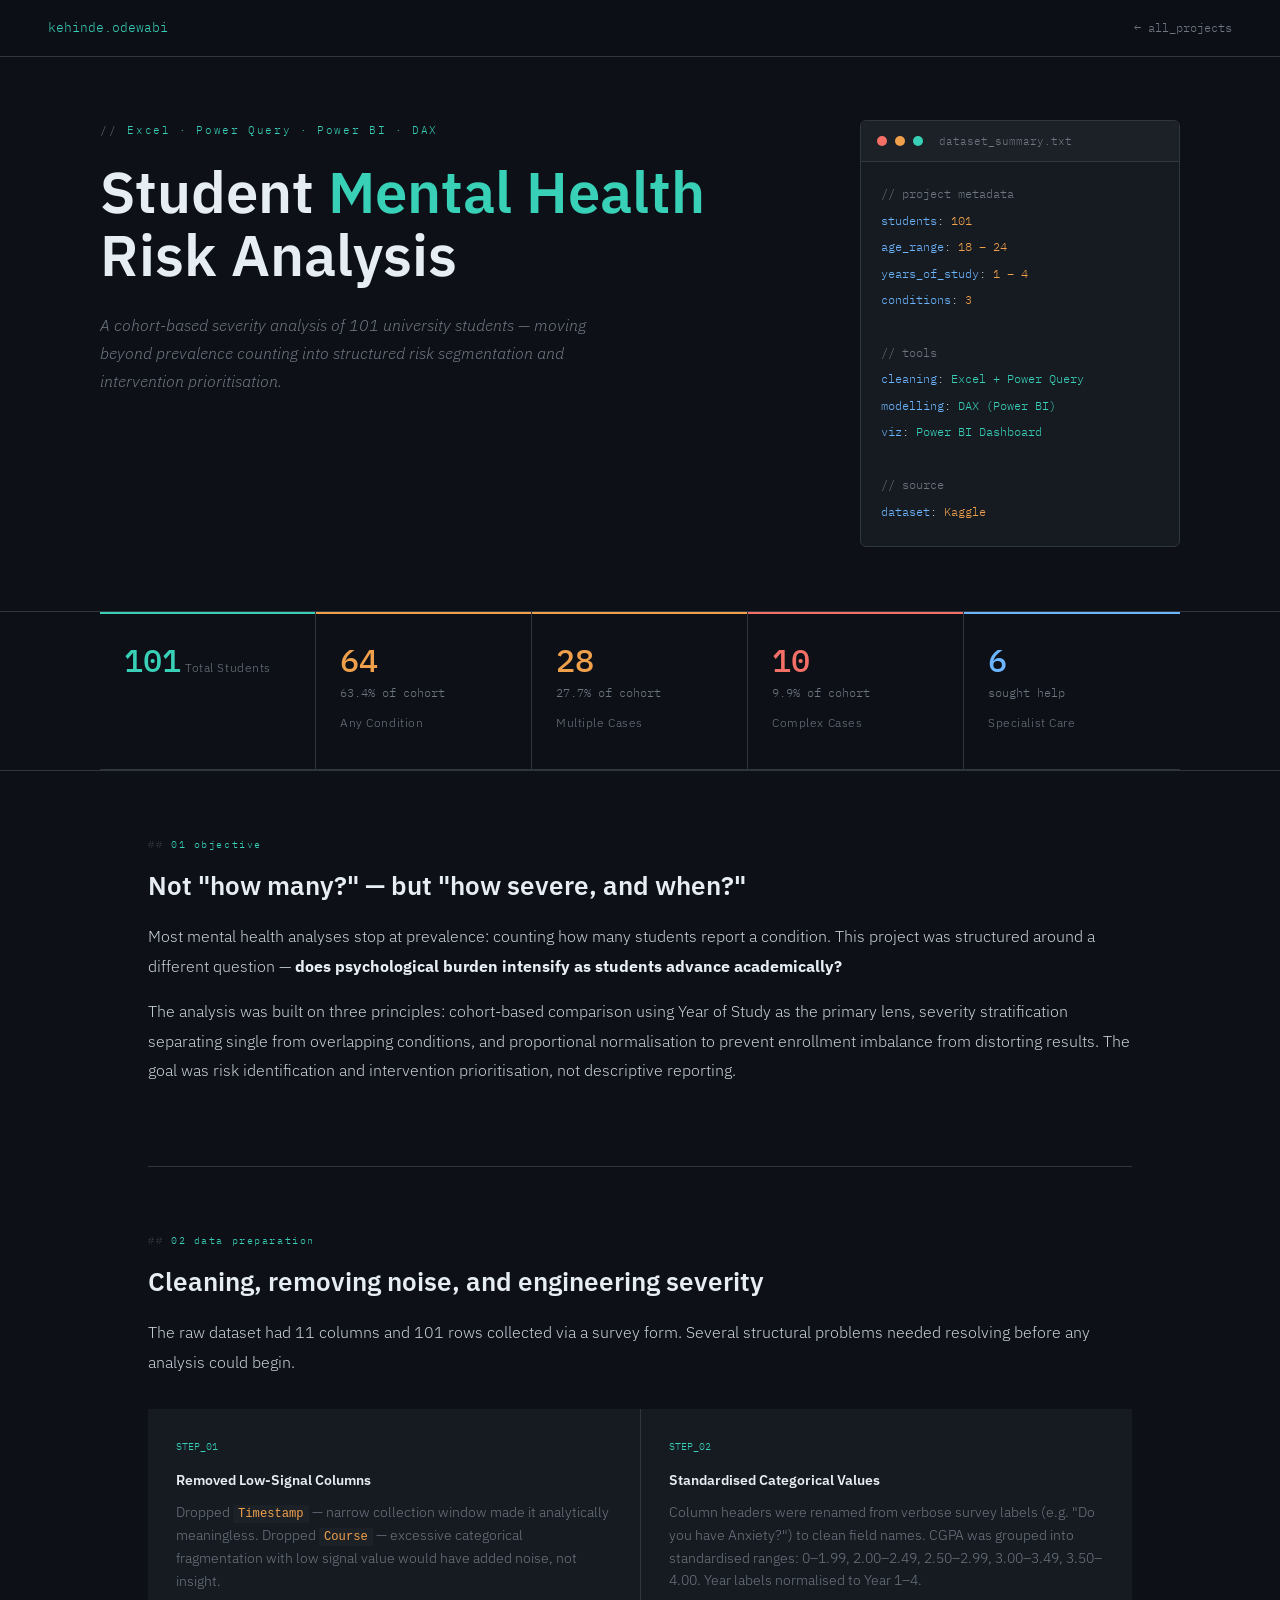
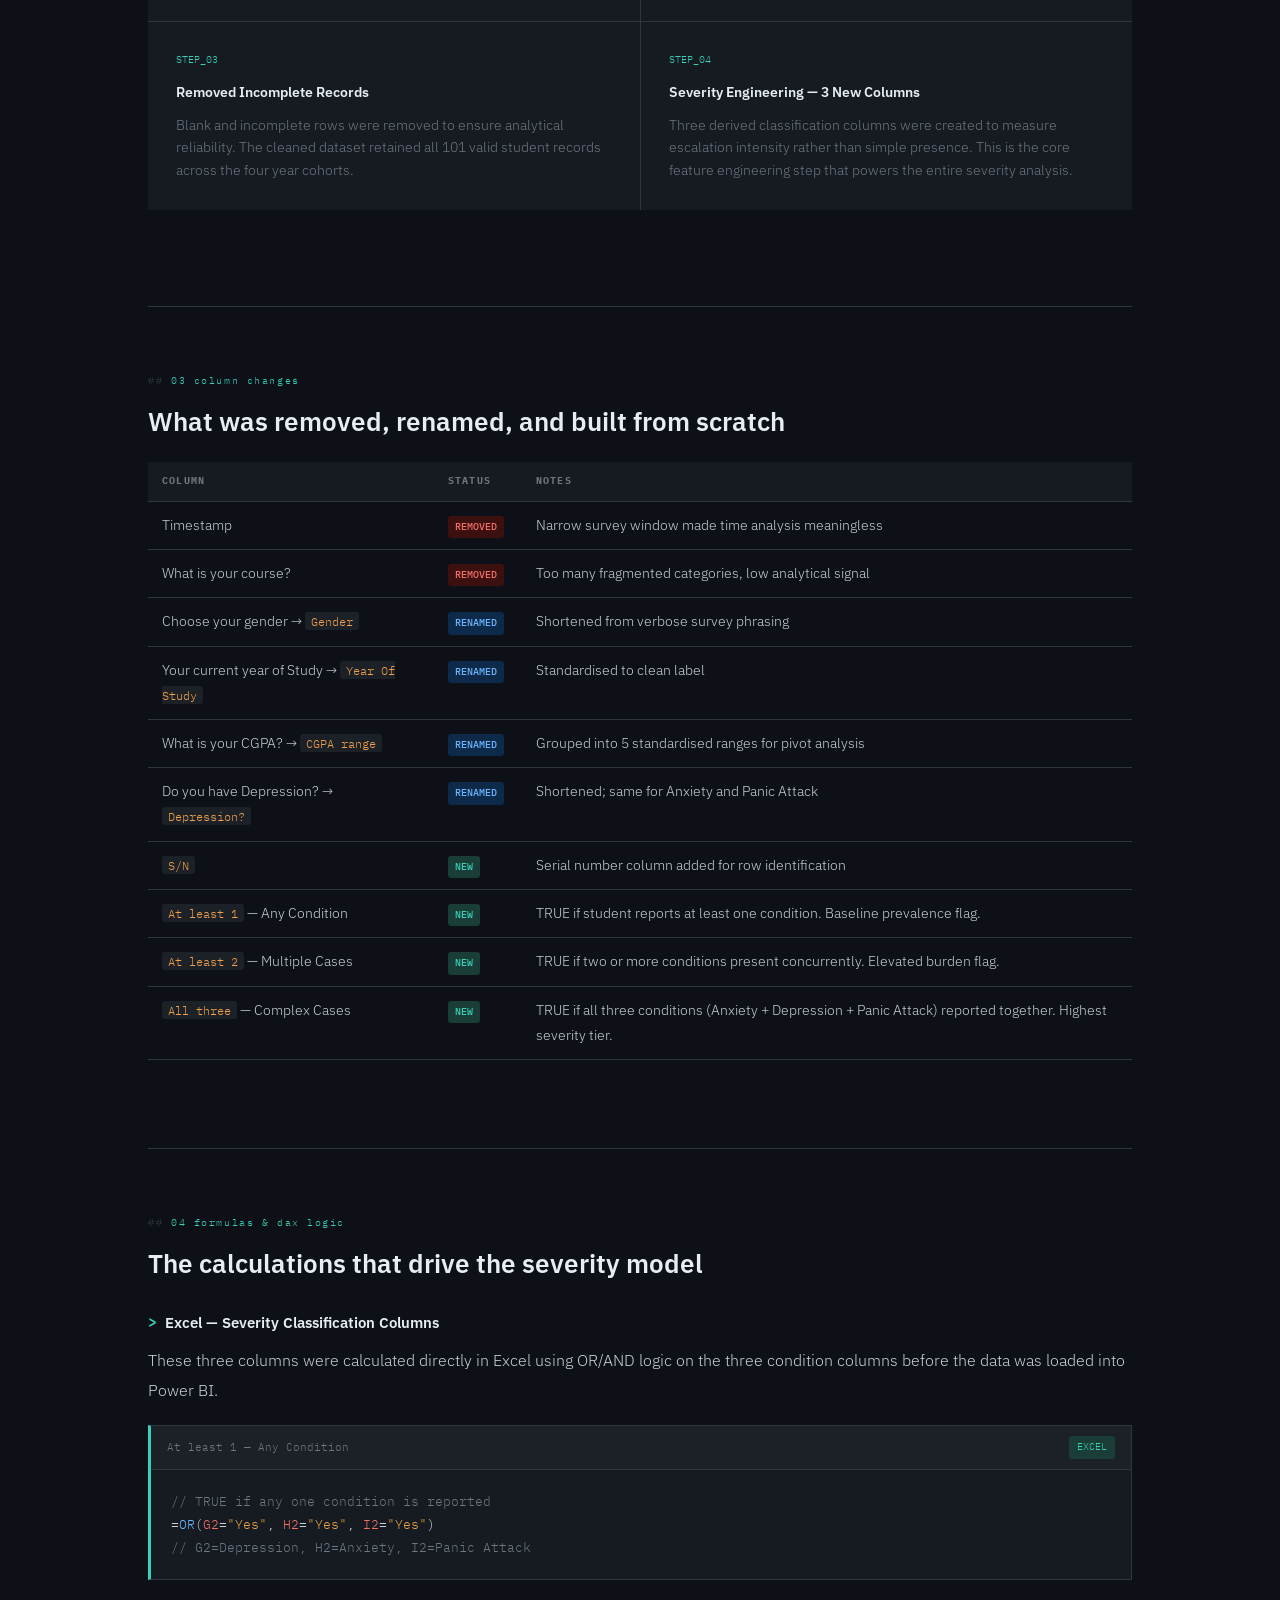
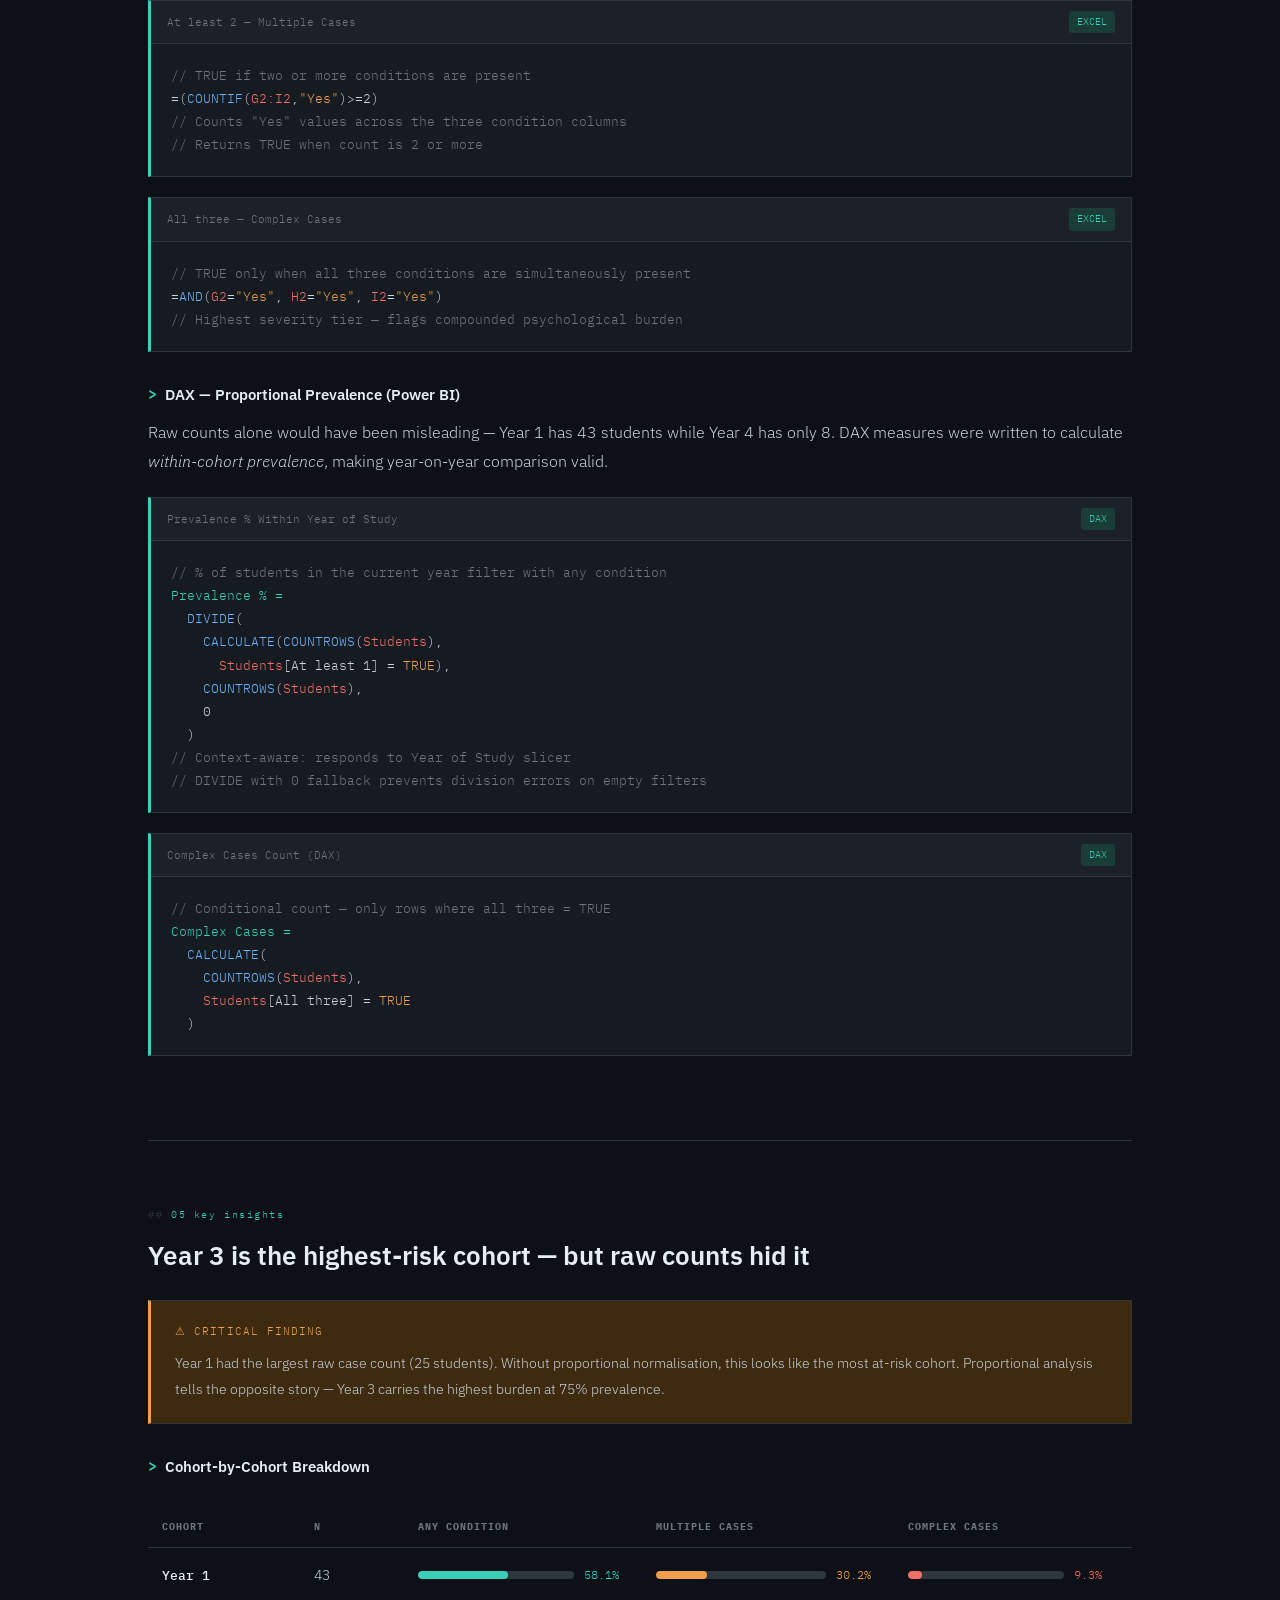
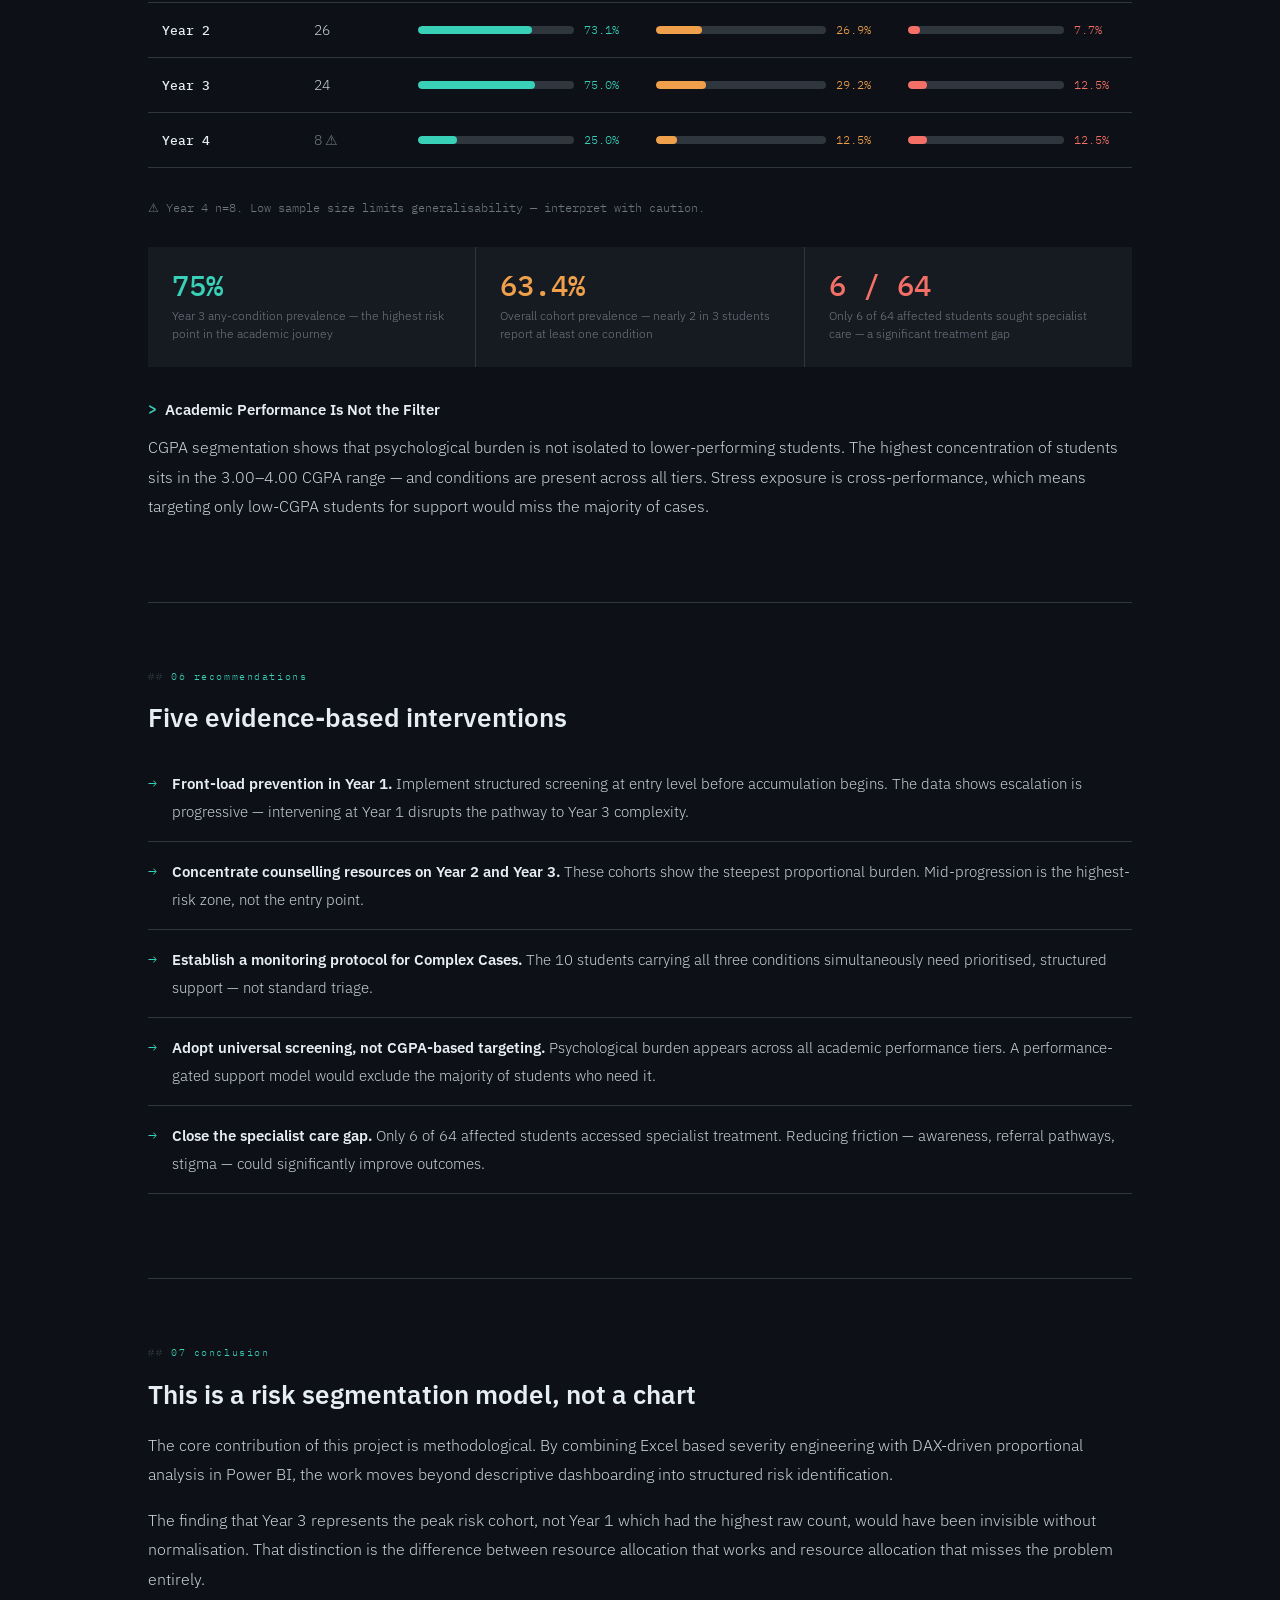
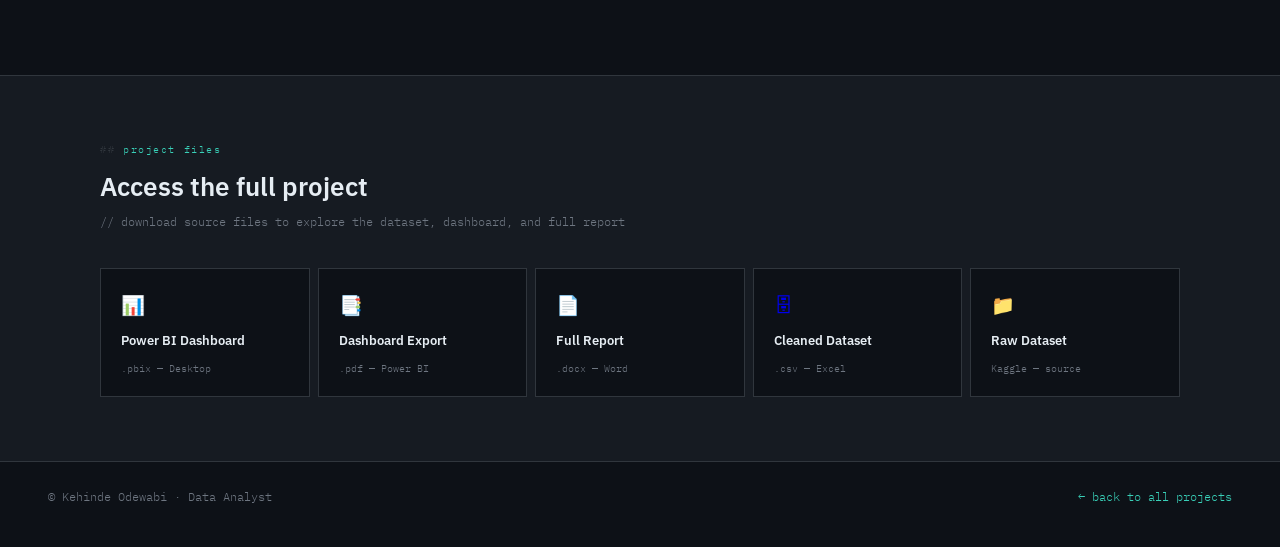
<file: student-mental-health.html>
<!DOCTYPE html>
<html lang="en">
<head>
<meta charset="UTF-8">
<meta name="viewport" content="width=device-width, initial-scale=1.0">
<title>Student Mental Health Analysis — Kehinde Odewabi</title>
<link href="https://fonts.googleapis.com/css2?family=IBM+Plex+Mono:wght@400;500&family=IBM+Plex+Sans:ital,wght@0,300;0,400;0,600;1,300&display=swap" rel="stylesheet">
<style>
  :root {
    --bg: #0d1117;
    --surface: #161b22;
    --surface2: #1c2128;
    --border: #30363d;
    --text: #c9d1d9;
    --muted: #6e7681;
    --heading: #e6edf3;
    --teal: #39d0b8;
    --teal-dim: #1a3d38;
    --amber: #f0a04b;
    --amber-dim: #3d2a0f;
    --red: #f47067;
    --red-dim: #3d1010;
    --blue: #6cb6ff;
    --blue-dim: #0d2a4a;
  }

  * { margin: 0; padding: 0; box-sizing: border-box; }

  body {
    background: var(--bg);
    color: var(--text);
    font-family: 'IBM Plex Sans', sans-serif;
    font-weight: 300;
    font-size: 16px;
    line-height: 1.85;
  }

  /* NAV */
  nav {
    position: fixed; top: 0; width: 100%; z-index: 100;
    padding: 16px 48px;
    display: flex; justify-content: space-between; align-items: center;
    background: rgba(13,17,23,0.9);
    backdrop-filter: blur(12px);
    border-bottom: 1px solid var(--border);
  }
  .nav-logo {
    font-family: 'IBM Plex Mono', monospace;
    font-size: 0.82rem; color: var(--teal); text-decoration: none;
  }
  .nav-back {
    font-family: 'IBM Plex Mono', monospace;
    font-size: 0.72rem; color: var(--muted); text-decoration: none;
    transition: color 0.2s;
  }
  .nav-back:hover { color: var(--teal); }

  /* HERO */
  .hero {
    padding: 120px 48px 64px;
    border-bottom: 1px solid var(--border);
    position: relative; overflow: hidden;
  }
  .hero-grid {
    max-width: 1080px; margin: 0 auto;
    display: grid; grid-template-columns: 1fr 320px; gap: 64px; align-items: start;
  }
  .hero-tag {
    font-family: 'IBM Plex Mono', monospace;
    font-size: 0.68rem; color: var(--teal);
    letter-spacing: 0.15em; margin-bottom: 20px;
    display: flex; align-items: center; gap: 10px;
  }
  .hero-tag::before { content: '//'; color: var(--muted); }
  .hero h1 {
    font-family: 'IBM Plex Sans', sans-serif;
    font-size: clamp(2rem, 4.5vw, 3.8rem);
    font-weight: 600; line-height: 1.1;
    color: var(--heading); margin-bottom: 24px;
  }
  .hero h1 .highlight { color: var(--teal); }
  .hero-lead {
    font-size: 1rem; color: var(--muted);
    max-width: 540px; line-height: 1.75;
    font-style: italic;
  }
  /* terminal card */
  .terminal {
    background: var(--surface);
    border: 1px solid var(--border);
    border-radius: 6px;
    overflow: hidden;
    font-family: 'IBM Plex Mono', monospace;
  }
  .terminal-bar {
    background: var(--surface2);
    padding: 10px 16px;
    display: flex; align-items: center; gap: 8px;
    border-bottom: 1px solid var(--border);
  }
  .dot { width: 10px; height: 10px; border-radius: 50%; }
  .dot-r { background: #f47067; }
  .dot-y { background: #f0a04b; }
  .dot-g { background: #39d0b8; }
  .terminal-title { font-size: 0.68rem; color: var(--muted); margin-left: 8px; }
  .terminal-body { padding: 20px; font-size: 0.78rem; line-height: 1.8; }
  .t-comment { color: var(--muted); }
  .t-key { color: var(--blue); }
  .t-val { color: var(--amber); }
  .t-green { color: var(--teal); }
  .t-line { margin-bottom: 4px; }

  /* KPI ROW */
  .kpi-row {
    display: grid; grid-template-columns: repeat(5, 1fr);
    max-width: 1080px; margin: 0 auto;
    border-bottom: 1px solid var(--border);
  }
  .kpi-cell {
    padding: 32px 24px;
    border-right: 1px solid var(--border);
    position: relative;
  }
  .kpi-cell:last-child { border-right: none; }
  .kpi-cell::before {
    content: ''; position: absolute;
    top: 0; left: 0; right: 0; height: 2px;
  }
  .kpi-cell.teal::before { background: var(--teal); }
  .kpi-cell.amber::before { background: var(--amber); }
  .kpi-cell.red::before { background: var(--red); }
  .kpi-cell.blue::before { background: var(--blue); }
  .kpi-num {
    font-family: 'IBM Plex Mono', monospace;
    font-size: 2rem; font-weight: 500;
    line-height: 1; margin-bottom: 6px;
    color: var(--heading);
  }
  .kpi-num.t { color: var(--teal); }
  .kpi-num.a { color: var(--amber); }
  .kpi-num.r { color: var(--red); }
  .kpi-num.b { color: var(--blue); }
  .kpi-pct {
    font-family: 'IBM Plex Mono', monospace;
    font-size: 0.72rem; color: var(--muted);
    display: block; margin-bottom: 4px;
  }
  .kpi-label { font-size: 0.72rem; color: var(--muted); letter-spacing: 0.05em; }

  /* BODY LAYOUT */
  .page-body {
    max-width: 1080px; margin: 0 auto;
    padding: 0 48px;
  }

  /* SECTIONS */
  .section { padding: 64px 0; border-bottom: 1px solid var(--border); }
  .section:last-child { border-bottom: none; }

  .sec-tag {
    font-family: 'IBM Plex Mono', monospace;
    font-size: 0.65rem; color: var(--teal);
    letter-spacing: 0.15em; margin-bottom: 16px;
    display: flex; align-items: center; gap: 8px;
  }
  .sec-tag::before { content: '##'; color: var(--border); }

  h2 {
    font-family: 'IBM Plex Sans', sans-serif;
    font-size: 1.6rem; font-weight: 600;
    color: var(--heading); line-height: 1.25; margin-bottom: 20px;
  }
  h3 {
    font-family: 'IBM Plex Sans', sans-serif;
    font-size: 0.95rem; font-weight: 600;
    color: var(--heading); margin: 28px 0 10px;
    display: flex; align-items: center; gap: 8px;
  }
  h3::before { content: '>'; color: var(--teal); font-family: 'IBM Plex Mono', monospace; }
  p { margin-bottom: 16px; }

  /* PROCESS */
  .process-grid {
    display: grid; grid-template-columns: 1fr 1fr;
    gap: 1px; background: var(--border); margin: 32px 0;
  }
  .proc-card {
    background: var(--surface);
    padding: 28px;
    transition: background 0.2s;
  }
  .proc-card:hover { background: var(--surface2); }
  .proc-num {
    font-family: 'IBM Plex Mono', monospace;
    font-size: 0.65rem; color: var(--teal);
    margin-bottom: 10px;
  }
  .proc-title {
    font-family: 'IBM Plex Sans', sans-serif;
    font-size: 0.9rem; font-weight: 600;
    color: var(--heading); margin-bottom: 8px;
  }
  .proc-desc { font-size: 0.86rem; color: var(--muted); line-height: 1.65; margin: 0; }

  /* DIFF TABLE */
  .diff-table { width: 100%; border-collapse: collapse; margin: 24px 0; font-size: 0.85rem; }
  .diff-table th {
    font-family: 'IBM Plex Mono', monospace; font-size: 0.63rem;
    letter-spacing: 0.12em; text-transform: uppercase;
    padding: 10px 14px; text-align: left;
    color: var(--muted); border-bottom: 1px solid var(--border);
    background: var(--surface);
  }
  .diff-table td { padding: 11px 14px; border-bottom: 1px solid var(--border); vertical-align: top; }
  .diff-table tr:hover td { background: var(--surface); }
  .badge {
    font-family: 'IBM Plex Mono', monospace;
    font-size: 0.62rem; font-weight: 500;
    padding: 2px 7px; border-radius: 3px;
    display: inline-block; margin-right: 4px;
  }
  .badge-new { background: var(--teal-dim); color: var(--teal); }
  .badge-removed { background: var(--red-dim); color: var(--red); }
  .badge-renamed { background: var(--blue-dim); color: var(--blue); }
  .badge-raw { background: var(--surface2); color: var(--muted); border: 1px solid var(--border); }
  td code {
    font-family: 'IBM Plex Mono', monospace;
    font-size: 0.78rem;
    background: var(--surface2);
    padding: 1px 6px;
    color: var(--amber);
    border-radius: 3px;
  }

  /* DAX BLOCKS */
  .dax-block {
    background: var(--surface);
    border: 1px solid var(--border);
    border-left: 3px solid var(--teal);
    margin: 20px 0;
    overflow-x: auto;
  }
  .dax-header {
    background: var(--surface2);
    padding: 10px 16px;
    display: flex; justify-content: space-between; align-items: center;
    border-bottom: 1px solid var(--border);
  }
  .dax-title {
    font-family: 'IBM Plex Mono', monospace;
    font-size: 0.68rem; color: var(--muted);
  }
  .dax-lang {
    font-family: 'IBM Plex Mono', monospace;
    font-size: 0.62rem; color: var(--teal);
    background: var(--teal-dim); padding: 2px 8px; border-radius: 3px;
  }
  .dax-body {
    padding: 20px;
    font-family: 'IBM Plex Mono', monospace;
    font-size: 0.8rem; line-height: 1.8; color: var(--text);
  }
  .dax-comment { color: var(--muted); }
  .dax-fn { color: var(--blue); }
  .dax-kw { color: var(--teal); }
  .dax-str { color: var(--amber); }
  .dax-var { color: var(--red); }

  /* COHORT TABLE */
  .cohort-table { width: 100%; border-collapse: collapse; margin: 28px 0; }
  .cohort-table th {
    font-family: 'IBM Plex Mono', monospace; font-size: 0.63rem;
    letter-spacing: 0.1em; text-transform: uppercase; color: var(--muted);
    padding: 10px 14px; border-bottom: 1px solid var(--border);
    text-align: left;
  }
  .cohort-table td { padding: 14px; border-bottom: 1px solid var(--border); font-size: 0.88rem; }
  .cohort-table tr:hover td { background: var(--surface); }
  .yr-label {
    font-family: 'IBM Plex Mono', monospace;
    font-size: 0.8rem; color: var(--heading); font-weight: 500;
  }
  .pct-bar-wrap { display: flex; align-items: center; gap: 10px; }
  .pct-bar-track { flex: 1; height: 8px; background: var(--border); border-radius: 4px; overflow: hidden; }
  .pct-bar-fill { height: 100%; border-radius: 4px; animation: grow 1.2s ease both; }
  .pct-val { font-family: 'IBM Plex Mono', monospace; font-size: 0.78rem; width: 44px; }
  .fill-teal { background: var(--teal); }
  .fill-amber { background: var(--amber); }
  .fill-red { background: var(--red); }
  @keyframes grow { from { width: 0; } }

  /* ALERT BOX */
  .alert {
    border: 1px solid var(--border);
    border-left: 3px solid var(--amber);
    background: var(--amber-dim);
    padding: 20px 24px; margin: 28px 0;
  }
  .alert-title {
    font-family: 'IBM Plex Mono', monospace;
    font-size: 0.68rem; color: var(--amber);
    letter-spacing: 0.1em; margin-bottom: 8px;
  }
  .alert p { font-size: 0.9rem; color: var(--text); margin: 0; }

  /* INSIGHT STRIP */
  .insight-strip {
    display: grid; grid-template-columns: repeat(3, 1fr);
    gap: 1px; background: var(--border); margin: 28px 0;
  }
  .insight-card {
    background: var(--surface); padding: 24px;
    transition: background 0.2s;
  }
  .insight-card:hover { background: var(--surface2); }
  .insight-val {
    font-family: 'IBM Plex Mono', monospace;
    font-size: 1.8rem; font-weight: 500; color: var(--teal);
    line-height: 1; margin-bottom: 6px;
  }
  .insight-val.amber { color: var(--amber); }
  .insight-val.red { color: var(--red); }
  .insight-label { font-size: 0.78rem; color: var(--muted); line-height: 1.5; }

  /* REC LIST */
  .rec-list { list-style: none; margin: 20px 0; }
  .rec-list li {
    padding: 16px 0 16px 24px; border-bottom: 1px solid var(--border);
    position: relative; font-size: 0.93rem;
  }
  .rec-list li::before {
    content: '→'; position: absolute; left: 0;
    font-family: 'IBM Plex Mono', monospace; color: var(--teal);
  }
  .rec-list li strong { color: var(--heading); font-weight: 600; }

  /* DOWNLOAD */
  .download-section {
    background: var(--surface);
    border-top: 1px solid var(--border);
    padding: 64px 48px;
  }
  .dl-inner { max-width: 1080px; margin: 0 auto; }
  .dl-inner h2 { color: var(--heading); margin-bottom: 8px; }
  .dl-inner > p { color: var(--muted); font-size: 0.85rem; margin-bottom: 36px; font-family: 'IBM Plex Mono', monospace; font-size: 0.72rem; }
  .dl-grid { display: grid; grid-template-columns: repeat(auto-fill, minmax(180px, 1fr)); gap: 8px; }
  .dl-btn {
    display: flex; flex-direction: column; gap: 6px;
    padding: 18px 20px;
    background: var(--bg);
    border: 1px solid var(--border);
    text-decoration: none;
    transition: border-color 0.2s, background 0.2s; cursor: pointer;
  }
  .dl-btn:hover { border-color: var(--teal); background: var(--teal-dim); }
  .dl-icon { font-size: 1.2rem; }
  .dl-title { font-family: 'IBM Plex Sans', sans-serif; font-size: 0.82rem; color: var(--heading); font-weight: 600; }
  .dl-sub { font-family: 'IBM Plex Mono', monospace; font-size: 0.65rem; color: var(--muted); }

  /* FOOTER */
  footer {
    background: var(--bg); border-top: 1px solid var(--border);
    padding: 24px 48px;
    display: flex; justify-content: space-between; flex-wrap: wrap; gap: 12px;
  }
  footer p { font-family: 'IBM Plex Mono', monospace; font-size: 0.72rem; color: var(--muted); }
  footer a { font-family: 'IBM Plex Mono', monospace; font-size: 0.72rem; color: var(--teal); text-decoration: none; }

  @keyframes fadeUp { from { opacity:0; transform:translateY(20px); } to { opacity:1; transform:translateY(0); } }
  .fade { animation: fadeUp 0.6s ease both; }
  .d1 { animation-delay:0.1s; } .d2 { animation-delay:0.2s; } .d3 { animation-delay:0.35s; }

  @media (max-width: 860px) {
    nav, .hero, .download-section, footer { padding-left: 20px; padding-right: 20px; }
    .hero-grid { grid-template-columns: 1fr; }
    .terminal { display: none; }
    .kpi-row { grid-template-columns: repeat(3, 1fr); }
    .page-body { padding: 0 20px; }
    .process-grid { grid-template-columns: 1fr; }
    .insight-strip { grid-template-columns: 1fr; }
  }
</style>
</head>
<body>

<!-- NAV -->
<nav>
  <a href="index.html" class="nav-logo">kehinde.odewabi</a>
  <a href="index.html" class="nav-back">← all_projects</a>
</nav>

<!-- HERO -->
<header class="hero">
  <div class="hero-grid">
    <div>
      <div class="hero-tag fade">Excel · Power Query · Power BI · DAX</div>
      <h1 class="fade d1">Student <span class="highlight">Mental Health</span><br>Risk Analysis</h1>
      <p class="hero-lead fade d2">A cohort-based severity analysis of 101 university students — moving beyond prevalence counting into structured risk segmentation and intervention prioritisation.</p>
    </div>
    <div class="terminal fade d3">
      <div class="terminal-bar">
        <div class="dot dot-r"></div>
        <div class="dot dot-y"></div>
        <div class="dot dot-g"></div>
        <span class="terminal-title">dataset_summary.txt</span>
      </div>
      <div class="terminal-body">
        <div class="t-line"><span class="t-comment">// project metadata</span></div>
        <div class="t-line"><span class="t-key">students</span>: <span class="t-val">101</span></div>
        <div class="t-line"><span class="t-key">age_range</span>: <span class="t-val">18 – 24</span></div>
        <div class="t-line"><span class="t-key">years_of_study</span>: <span class="t-val">1 – 4</span></div>
        <div class="t-line"><span class="t-key">conditions</span>: <span class="t-val">3</span></div>
        <div class="t-line">&nbsp;</div>
        <div class="t-line"><span class="t-comment">// tools</span></div>
        <div class="t-line"><span class="t-key">cleaning</span>: <span class="t-green">Excel + Power Query</span></div>
        <div class="t-line"><span class="t-key">modelling</span>: <span class="t-green">DAX (Power BI)</span></div>
        <div class="t-line"><span class="t-key">viz</span>: <span class="t-green">Power BI Dashboard</span></div>
        <div class="t-line">&nbsp;</div>
        <div class="t-line"><span class="t-comment">// source</span></div>
        <div class="t-line"><span class="t-key">dataset</span>: <span class="t-val">Kaggle</span></div>
      </div>
    </div>
  </div>
</header>

<!-- KPI ROW -->
<div style="border-bottom: 1px solid var(--border);">
  <div class="kpi-row">
    <div class="kpi-cell teal">
      <span class="kpi-num t">101</span>
      <span class="kpi-label">Total Students</span>
    </div>
    <div class="kpi-cell amber">
      <span class="kpi-num a">64</span>
      <span class="kpi-pct">63.4% of cohort</span>
      <span class="kpi-label">Any Condition</span>
    </div>
    <div class="kpi-cell amber">
      <span class="kpi-num a">28</span>
      <span class="kpi-pct">27.7% of cohort</span>
      <span class="kpi-label">Multiple Cases</span>
    </div>
    <div class="kpi-cell red">
      <span class="kpi-num r">10</span>
      <span class="kpi-pct">9.9% of cohort</span>
      <span class="kpi-label">Complex Cases</span>
    </div>
    <div class="kpi-cell blue">
      <span class="kpi-num b">6</span>
      <span class="kpi-pct">sought help</span>
      <span class="kpi-label">Specialist Care</span>
    </div>
  </div>
</div>

<!-- BODY -->
<div class="page-body">

  <!-- OBJECTIVE -->
  <section class="section">
    <div class="sec-tag">01 objective</div>
    <h2>Not "how many?" — but "how severe, and when?"</h2>
    <p>Most mental health analyses stop at prevalence: counting how many students report a condition. This project was structured around a different question — <strong style="color:var(--heading)">does psychological burden intensify as students advance academically?</strong></p>
    <p>The analysis was built on three principles: cohort-based comparison using Year of Study as the primary lens, severity stratification separating single from overlapping conditions, and proportional normalisation to prevent enrollment imbalance from distorting results. The goal was risk identification and intervention prioritisation, not descriptive reporting.</p>
  </section>

  <!-- DATA PROCESS -->
  <section class="section">
    <div class="sec-tag">02 data preparation</div>
    <h2>Cleaning, removing noise, and engineering severity</h2>
    <p>The raw dataset had 11 columns and 101 rows collected via a survey form. Several structural problems needed resolving before any analysis could begin.</p>

    <div class="process-grid">
      <div class="proc-card">
        <div class="proc-num">STEP_01</div>
        <div class="proc-title">Removed Low-Signal Columns</div>
        <p class="proc-desc">Dropped <code style="font-size:0.76rem;background:var(--surface2);padding:2px 5px;color:var(--amber)">Timestamp</code> — narrow collection window made it analytically meaningless. Dropped <code style="font-size:0.76rem;background:var(--surface2);padding:2px 5px;color:var(--amber)">Course</code> — excessive categorical fragmentation with low signal value would have added noise, not insight.</p>
      </div>
      <div class="proc-card">
        <div class="proc-num">STEP_02</div>
        <div class="proc-title">Standardised Categorical Values</div>
        <p class="proc-desc">Column headers were renamed from verbose survey labels (e.g. "Do you have Anxiety?") to clean field names. CGPA was grouped into standardised ranges: 0–1.99, 2.00–2.49, 2.50–2.99, 3.00–3.49, 3.50–4.00. Year labels normalised to Year 1–4.</p>
      </div>
      <div class="proc-card">
        <div class="proc-num">STEP_03</div>
        <div class="proc-title">Removed Incomplete Records</div>
        <p class="proc-desc">Blank and incomplete rows were removed to ensure analytical reliability. The cleaned dataset retained all 101 valid student records across the four year cohorts.</p>
      </div>
      <div class="proc-card">
        <div class="proc-num">STEP_04</div>
        <div class="proc-title">Severity Engineering — 3 New Columns</div>
        <p class="proc-desc">Three derived classification columns were created to measure escalation intensity rather than simple presence. This is the core feature engineering step that powers the entire severity analysis.</p>
      </div>
    </div>
  </section>

  <!-- COLUMNS SECTION -->
  <section class="section">
    <div class="sec-tag">03 column changes</div>
    <h2>What was removed, renamed, and built from scratch</h2>

    <table class="diff-table">
      <thead>
        <tr>
          <th>Column</th>
          <th>Status</th>
          <th>Notes</th>
        </tr>
      </thead>
      <tbody>
        <tr>
          <td>Timestamp</td>
          <td><span class="badge badge-removed">REMOVED</span></td>
          <td>Narrow survey window made time analysis meaningless</td>
        </tr>
        <tr>
          <td>What is your course?</td>
          <td><span class="badge badge-removed">REMOVED</span></td>
          <td>Too many fragmented categories, low analytical signal</td>
        </tr>
        <tr>
          <td>Choose your gender → <code>Gender</code></td>
          <td><span class="badge badge-renamed">RENAMED</span></td>
          <td>Shortened from verbose survey phrasing</td>
        </tr>
        <tr>
          <td>Your current year of Study → <code>Year Of Study</code></td>
          <td><span class="badge badge-renamed">RENAMED</span></td>
          <td>Standardised to clean label</td>
        </tr>
        <tr>
          <td>What is your CGPA? → <code>CGPA range</code></td>
          <td><span class="badge badge-renamed">RENAMED</span></td>
          <td>Grouped into 5 standardised ranges for pivot analysis</td>
        </tr>
        <tr>
          <td>Do you have Depression? → <code>Depression?</code></td>
          <td><span class="badge badge-renamed">RENAMED</span></td>
          <td>Shortened; same for Anxiety and Panic Attack</td>
        </tr>
        <tr>
          <td><code>S/N</code></td>
          <td><span class="badge badge-new">NEW</span></td>
          <td>Serial number column added for row identification</td>
        </tr>
        <tr>
          <td><code>At least 1</code> — Any Condition</td>
          <td><span class="badge badge-new">NEW</span></td>
          <td>TRUE if student reports at least one condition. Baseline prevalence flag.</td>
        </tr>
        <tr>
          <td><code>At least 2</code> — Multiple Cases</td>
          <td><span class="badge badge-new">NEW</span></td>
          <td>TRUE if two or more conditions present concurrently. Elevated burden flag.</td>
        </tr>
        <tr>
          <td><code>All three</code> — Complex Cases</td>
          <td><span class="badge badge-new">NEW</span></td>
          <td>TRUE if all three conditions (Anxiety + Depression + Panic Attack) reported together. Highest severity tier.</td>
        </tr>
      </tbody>
    </table>
  </section>

  <!-- FORMULAS & DAX -->
  <section class="section">
    <div class="sec-tag">04 formulas &amp; dax logic</div>
    <h2>The calculations that drive the severity model</h2>

    <h3>Excel — Severity Classification Columns</h3>
    <p>These three columns were calculated directly in Excel using OR/AND logic on the three condition columns before the data was loaded into Power BI.</p>

    <div class="dax-block">
      <div class="dax-header">
        <span class="dax-title">At least 1 — Any Condition</span>
        <span class="dax-lang">EXCEL</span>
      </div>
      <div class="dax-body">
        <span class="dax-comment">// TRUE if any one condition is reported</span><br>
        =<span class="dax-fn">OR</span>(<span class="dax-var">G2</span>=<span class="dax-str">"Yes"</span>, <span class="dax-var">H2</span>=<span class="dax-str">"Yes"</span>, <span class="dax-var">I2</span>=<span class="dax-str">"Yes"</span>)<br>
        <span class="dax-comment">// G2=Depression, H2=Anxiety, I2=Panic Attack</span>
      </div>
    </div>

    <div class="dax-block">
      <div class="dax-header">
        <span class="dax-title">At least 2 — Multiple Cases</span>
        <span class="dax-lang">EXCEL</span>
      </div>
      <div class="dax-body">
        <span class="dax-comment">// TRUE if two or more conditions are present</span><br>
        =(<span class="dax-fn">COUNTIF</span>(<span class="dax-var">G2:I2</span>,<span class="dax-str">"Yes"</span>)&gt;=2)<br>
        <span class="dax-comment">// Counts "Yes" values across the three condition columns</span><br>
        <span class="dax-comment">// Returns TRUE when count is 2 or more</span>
      </div>
    </div>

    <div class="dax-block">
      <div class="dax-header">
        <span class="dax-title">All three — Complex Cases</span>
        <span class="dax-lang">EXCEL</span>
      </div>
      <div class="dax-body">
        <span class="dax-comment">// TRUE only when all three conditions are simultaneously present</span><br>
        =<span class="dax-fn">AND</span>(<span class="dax-var">G2</span>=<span class="dax-str">"Yes"</span>, <span class="dax-var">H2</span>=<span class="dax-str">"Yes"</span>, <span class="dax-var">I2</span>=<span class="dax-str">"Yes"</span>)<br>
        <span class="dax-comment">// Highest severity tier — flags compounded psychological burden</span>
      </div>
    </div>

    <h3>DAX — Proportional Prevalence (Power BI)</h3>
    <p>Raw counts alone would have been misleading — Year 1 has 43 students while Year 4 has only 8. DAX measures were written to calculate <em>within-cohort prevalence</em>, making year-on-year comparison valid.</p>

    <div class="dax-block">
      <div class="dax-header">
        <span class="dax-title">Prevalence % Within Year of Study</span>
        <span class="dax-lang">DAX</span>
      </div>
      <div class="dax-body">
        <span class="dax-comment">// % of students in the current year filter with any condition</span><br>
        <span class="dax-kw">Prevalence % =</span><br>
        &nbsp;&nbsp;<span class="dax-fn">DIVIDE</span>(<br>
        &nbsp;&nbsp;&nbsp;&nbsp;<span class="dax-fn">CALCULATE</span>(<span class="dax-fn">COUNTROWS</span>(<span class="dax-var">Students</span>),<br>
        &nbsp;&nbsp;&nbsp;&nbsp;&nbsp;&nbsp;<span class="dax-var">Students</span>[At least 1] = <span class="dax-str">TRUE</span>),<br>
        &nbsp;&nbsp;&nbsp;&nbsp;<span class="dax-fn">COUNTROWS</span>(<span class="dax-var">Students</span>),<br>
        &nbsp;&nbsp;&nbsp;&nbsp;0<br>
        &nbsp;&nbsp;)<br>
        <span class="dax-comment">// Context-aware: responds to Year of Study slicer</span><br>
        <span class="dax-comment">// DIVIDE with 0 fallback prevents division errors on empty filters</span>
      </div>
    </div>

    <div class="dax-block">
      <div class="dax-header">
        <span class="dax-title">Complex Cases Count (DAX)</span>
        <span class="dax-lang">DAX</span>
      </div>
      <div class="dax-body">
        <span class="dax-comment">// Conditional count — only rows where all three = TRUE</span><br>
        <span class="dax-kw">Complex Cases =</span><br>
        &nbsp;&nbsp;<span class="dax-fn">CALCULATE</span>(<br>
        &nbsp;&nbsp;&nbsp;&nbsp;<span class="dax-fn">COUNTROWS</span>(<span class="dax-var">Students</span>),<br>
        &nbsp;&nbsp;&nbsp;&nbsp;<span class="dax-var">Students</span>[All three] = <span class="dax-str">TRUE</span><br>
        &nbsp;&nbsp;)
      </div>
    </div>
  </section>

  <!-- INSIGHTS -->
  <section class="section">
    <div class="sec-tag">05 key insights</div>
    <h2>Year 3 is the highest-risk cohort — but raw counts hid it</h2>

    <div class="alert">
      <div class="alert-title">⚠ CRITICAL FINDING</div>
      <p>Year 1 had the largest raw case count (25 students). Without proportional normalisation, this looks like the most at-risk cohort. Proportional analysis tells the opposite story — Year 3 carries the highest burden at 75% prevalence.</p>
    </div>

    <h3>Cohort-by-Cohort Breakdown</h3>
    <table class="cohort-table">
      <thead>
        <tr>
          <th>Cohort</th>
          <th>n</th>
          <th>Any Condition</th>
          <th>Multiple Cases</th>
          <th>Complex Cases</th>
        </tr>
      </thead>
      <tbody>
        <tr>
          <td><span class="yr-label">Year 1</span></td>
          <td>43</td>
          <td>
            <div class="pct-bar-wrap">
              <div class="pct-bar-track"><div class="pct-bar-fill fill-teal" style="width:58.1%;animation-delay:0.1s"></div></div>
              <span class="pct-val" style="color:var(--teal)">58.1%</span>
            </div>
          </td>
          <td>
            <div class="pct-bar-wrap">
              <div class="pct-bar-track"><div class="pct-bar-fill fill-amber" style="width:30.2%;animation-delay:0.2s"></div></div>
              <span class="pct-val" style="color:var(--amber)">30.2%</span>
            </div>
          </td>
          <td>
            <div class="pct-bar-wrap">
              <div class="pct-bar-track"><div class="pct-bar-fill fill-red" style="width:9.3%;animation-delay:0.3s"></div></div>
              <span class="pct-val" style="color:var(--red)">9.3%</span>
            </div>
          </td>
        </tr>
        <tr>
          <td><span class="yr-label">Year 2</span></td>
          <td>26</td>
          <td>
            <div class="pct-bar-wrap">
              <div class="pct-bar-track"><div class="pct-bar-fill fill-teal" style="width:73.1%;animation-delay:0.2s"></div></div>
              <span class="pct-val" style="color:var(--teal)">73.1%</span>
            </div>
          </td>
          <td>
            <div class="pct-bar-wrap">
              <div class="pct-bar-track"><div class="pct-bar-fill fill-amber" style="width:26.9%;animation-delay:0.3s"></div></div>
              <span class="pct-val" style="color:var(--amber)">26.9%</span>
            </div>
          </td>
          <td>
            <div class="pct-bar-wrap">
              <div class="pct-bar-track"><div class="pct-bar-fill fill-red" style="width:7.7%;animation-delay:0.4s"></div></div>
              <span class="pct-val" style="color:var(--red)">7.7%</span>
            </div>
          </td>
        </tr>
        <tr>
          <td><span class="yr-label">Year 3</span></td>
          <td>24</td>
          <td>
            <div class="pct-bar-wrap">
              <div class="pct-bar-track"><div class="pct-bar-fill fill-teal" style="width:75%;animation-delay:0.3s"></div></div>
              <span class="pct-val" style="color:var(--teal)">75.0%</span>
            </div>
          </td>
          <td>
            <div class="pct-bar-wrap">
              <div class="pct-bar-track"><div class="pct-bar-fill fill-amber" style="width:29.2%;animation-delay:0.4s"></div></div>
              <span class="pct-val" style="color:var(--amber)">29.2%</span>
            </div>
          </td>
          <td>
            <div class="pct-bar-wrap">
              <div class="pct-bar-track"><div class="pct-bar-fill fill-red" style="width:12.5%;animation-delay:0.5s"></div></div>
              <span class="pct-val" style="color:var(--red)">12.5%</span>
            </div>
          </td>
        </tr>
        <tr>
          <td><span class="yr-label">Year 4</span></td>
          <td style="color:var(--muted)">8 ⚠</td>
          <td>
            <div class="pct-bar-wrap">
              <div class="pct-bar-track"><div class="pct-bar-fill fill-teal" style="width:25%;animation-delay:0.4s"></div></div>
              <span class="pct-val" style="color:var(--teal)">25.0%</span>
            </div>
          </td>
          <td>
            <div class="pct-bar-wrap">
              <div class="pct-bar-track"><div class="pct-bar-fill fill-amber" style="width:12.5%;animation-delay:0.5s"></div></div>
              <span class="pct-val" style="color:var(--amber)">12.5%</span>
            </div>
          </td>
          <td>
            <div class="pct-bar-wrap">
              <div class="pct-bar-track"><div class="pct-bar-fill fill-red" style="width:12.5%;animation-delay:0.6s"></div></div>
              <span class="pct-val" style="color:var(--red)">12.5%</span>
            </div>
          </td>
        </tr>
      </tbody>
    </table>
    <p style="font-size:0.78rem;color:var(--muted);font-family:'IBM Plex Mono',monospace;">⚠ Year 4 n=8. Low sample size limits generalisability — interpret with caution.</p>

    <div class="insight-strip" style="margin-top:28px;">
      <div class="insight-card">
        <div class="insight-val">75%</div>
        <div class="insight-label">Year 3 any-condition prevalence — the highest risk point in the academic journey</div>
      </div>
      <div class="insight-card">
        <div class="insight-val amber">63.4%</div>
        <div class="insight-label">Overall cohort prevalence — nearly 2 in 3 students report at least one condition</div>
      </div>
      <div class="insight-card">
        <div class="insight-val red">6 / 64</div>
        <div class="insight-label">Only 6 of 64 affected students sought specialist care — a significant treatment gap</div>
      </div>
    </div>

    <h3>Academic Performance Is Not the Filter</h3>
    <p>CGPA segmentation shows that psychological burden is not isolated to lower-performing students. The highest concentration of students sits in the 3.00–4.00 CGPA range — and conditions are present across all tiers. Stress exposure is cross-performance, which means targeting only low-CGPA students for support would miss the majority of cases.</p>
  </section>

  <!-- RECOMMENDATIONS -->
  <section class="section">
    <div class="sec-tag">06 recommendations</div>
    <h2>Five evidence-based interventions</h2>
    <ul class="rec-list">
      <li><strong>Front-load prevention in Year 1.</strong> Implement structured screening at entry level before accumulation begins. The data shows escalation is progressive — intervening at Year 1 disrupts the pathway to Year 3 complexity.</li>
      <li><strong>Concentrate counselling resources on Year 2 and Year 3.</strong> These cohorts show the steepest proportional burden. Mid-progression is the highest-risk zone, not the entry point.</li>
      <li><strong>Establish a monitoring protocol for Complex Cases.</strong> The 10 students carrying all three conditions simultaneously need prioritised, structured support — not standard triage.</li>
      <li><strong>Adopt universal screening, not CGPA-based targeting.</strong> Psychological burden appears across all academic performance tiers. A performance-gated support model would exclude the majority of students who need it.</li>
      <li><strong>Close the specialist care gap.</strong> Only 6 of 64 affected students accessed specialist treatment. Reducing friction — awareness, referral pathways, stigma — could significantly improve outcomes.</li>
    </ul>
  </section>

  <!-- CONCLUSION -->
  <section class="section">
    <div class="sec-tag">07 conclusion</div>
    <h2>This is a risk segmentation model, not a chart</h2>
    <p>The core contribution of this project is methodological. By combining Excel based severity engineering with DAX-driven proportional analysis in Power BI, the work moves beyond descriptive dashboarding into structured risk identification.</p>
    <p>The finding that Year 3 represents the peak risk cohort, not Year 1 which had the highest raw count, would have been invisible without normalisation. That distinction is the difference between resource allocation that works and resource allocation that misses the problem entirely.</p>
  </section>

</div><!-- end page-body -->

<!-- DOWNLOADS -->
<section class="download-section">
  <div class="dl-inner">
    <div class="sec-tag" style="margin-bottom:12px;">project files</div>
    <h2>Access the full project</h2>
    <p>// download source files to explore the dataset, dashboard, and full report</p>
    <div class="dl-grid">
      <a href="https://drive.google.com/file/d/1LQuy2Frco17XJB0Ex2DxSrJ0Yvf1DUZY/view?usp=drive_link" class="dl-btn">
        <span class="dl-icon">📊</span>
        <span class="dl-title">Power BI Dashboard</span>
        <span class="dl-sub">.pbix — Desktop</span>
      </a>
      <a href="https://drive.google.com/file/d/10rIYaXPzDTQBHvEw3Xg7iUBpFDXlfF-Y/view?usp=drive_link" class="dl-btn">
        <span class="dl-icon">📑</span>
        <span class="dl-title">Dashboard Export</span>
        <span class="dl-sub">.pdf — Power BI</span>
      </a>
      <a href="https://drive.google.com/file/d/12yycL2SwvsUVw8f02s-A9lk__EmrezWU/view?usp=drive_link" class="dl-btn">
        <span class="dl-icon">📄</span>
        <span class="dl-title">Full Report</span>
        <span class="dl-sub">.docx — Word</span>
      </a>
      <a href="https://drive.google.com/file/d/13ONaRBQvw0RkMtfxiUNSBBjra7KdLRv4/view?usp=drive_link" class="dl-btn">
        <span class="dl-icon">🗄</span>
        <span class="dl-title">Cleaned Dataset</span>
        <span class="dl-sub">.csv — Excel</span>
      </a>
      <a href="https://www.kaggle.com/datasets/shariful07/student-mental-health?resource=download" target="_blank" class="dl-btn">
        <span class="dl-icon">📁</span>
        <span class="dl-title">Raw Dataset</span>
        <span class="dl-sub">Kaggle — source</span>
      </a>
    </div>
  </div>
</section>

<footer>
  <p>© Kehinde Odewabi · Data Analyst</p>
  <a href="index.html">← back to all projects</a>
</footer>

<script>
  const observer = new IntersectionObserver((entries) => {
    entries.forEach(e => {
      if (e.isIntersecting) {
        e.target.style.opacity = '1';
        e.target.style.transform = 'translateY(0)';
      }
    });
  }, { threshold: 0.07 });

  document.querySelectorAll('.section').forEach(el => {
    el.style.opacity = '0';
    el.style.transform = 'translateY(20px)';
    el.style.transition = 'opacity 0.6s ease, transform 0.6s ease';
    observer.observe(el);
  });
</script>

</body>
</html>
</file>
<file: Kehinde_odewabi portfolio/assets/css/noscript.css>
/*
	Hyperspace by HTML5 UP
	html5up.net | @ajlkn
	Free for personal and commercial use under the CCA 3.0 license (html5up.net/license)
*/

/* Spotlights */

	.spotlights > section > .image:before {
		opacity: 0 !important;
	}

	.spotlights > section > .content > .inner {
		-moz-transform: none !important;
		-webkit-transform: none !important;
		-ms-transform: none !important;
		transform: none !important;
		opacity: 1 !important;
	}

/* Wrapper */

	.wrapper > .inner {
		opacity: 1 !important;
		-moz-transform: none !important;
		-webkit-transform: none !important;
		-ms-transform: none !important;
		transform: none !important;
	}

/* Sidebar */

	#sidebar > .inner {
		opacity: 1 !important;
	}

	#sidebar nav > ul > li {
		-moz-transform: none !important;
		-webkit-transform: none !important;
		-ms-transform: none !important;
		transform: none !important;
		opacity: 1 !important;
	}
</file>
<file: assets/css/noscript.css>
/*
	Hyperspace by HTML5 UP
	html5up.net | @ajlkn
	Free for personal and commercial use under the CCA 3.0 license (html5up.net/license)
*/

/* Spotlights */

	.spotlights > section > .image:before {
		opacity: 0 !important;
	}

	.spotlights > section > .content > .inner {
		-moz-transform: none !important;
		-webkit-transform: none !important;
		-ms-transform: none !important;
		transform: none !important;
		opacity: 1 !important;
	}

/* Wrapper */

	.wrapper > .inner {
		opacity: 1 !important;
		-moz-transform: none !important;
		-webkit-transform: none !important;
		-ms-transform: none !important;
		transform: none !important;
	}

/* Sidebar */

	#sidebar > .inner {
		opacity: 1 !important;
	}

	#sidebar nav > ul > li {
		-moz-transform: none !important;
		-webkit-transform: none !important;
		-ms-transform: none !important;
		transform: none !important;
		opacity: 1 !important;
	}
</file>
<file: Kehinde_odewabi portfolio/assets/css/main.css>
@import url(fontawesome-all.min.css);

/*
	Hyperspace by HTML5 UP
	html5up.net | @ajlkn
	Free for personal and commercial use under the CCA 3.0 license (html5up.net/license)
*/

html, body, div, span, applet, object,
iframe, h1, h2, h3, h4, h5, h6, p, blockquote,
pre, a, abbr, acronym, address, big, cite,
code, del, dfn, em, img, ins, kbd, q, s, samp,
small, strike, strong, sub, sup, tt, var, b,
u, i, center, dl, dt, dd, ol, ul, li, fieldset,
form, label, legend, table, caption, tbody,
tfoot, thead, tr, th, td, article, aside,
canvas, details, embed, figure, figcaption,
footer, header, hgroup, menu, nav, output, ruby,
section, summary, time, mark, audio, video {
	margin: 0;
	padding: 0;
	border: 0;
	font-size: 100%;
	font: inherit;
	vertical-align: baseline;}

article, aside, details, figcaption, figure,
footer, header, hgroup, menu, nav, section {
	display: block;}

body {
	line-height: 1;
}

ol, ul {
	list-style: none;
}

blockquote, q {
	quotes: none;
}

	blockquote:before, blockquote:after, q:before, q:after {
		content: '';
		content: none;
	}

table {
	border-collapse: collapse;
	border-spacing: 0;
}

body {
	-webkit-text-size-adjust: none;
}

mark {
	background-color: transparent;
	color: inherit;
}

input::-moz-focus-inner {
	border: 0;
	padding: 0;
}

input, select, textarea {
	-moz-appearance: none;
	-webkit-appearance: none;
	-ms-appearance: none;
	appearance: none;
}

/* Basic */

	@-ms-viewport {
		width: device-width;
	}

	body {
		-ms-overflow-style: scrollbar;
	}

	@media screen and (max-width: 480px) {

		html, body {
			min-width: 320px;
		}

	}

	html {
		box-sizing: border-box;
	}

	*, *:before, *:after {
		box-sizing: inherit;
	}

	body {
		background: #312450;
	}

		body.is-preload *, body.is-preload *:before, body.is-preload *:after {
			-moz-animation: none !important;
			-webkit-animation: none !important;
			-ms-animation: none !important;
			animation: none !important;
			-moz-transition: none !important;
			-webkit-transition: none !important;
			-ms-transition: none !important;
			transition: none !important;
		}

/* Type */

	body, input, select, textarea {
		color: rgba(255, 255, 255, 0.55);
		font-family: Arial, Helvetica, sans-serif;
		font-size: 16.5pt;
		font-weight: normal;
		line-height: 1.75;
	}

		@media screen and (max-width: 1680px) {

			body, input, select, textarea {
				font-size: 13pt;
			}

		}

		@media screen and (max-width: 1280px) {

			body, input, select, textarea {
				font-size: 12pt;
			}

		}

		@media screen and (max-width: 360px) {

			body, input, select, textarea {
				font-size: 11pt;
			}

		}

	a {
		-moz-transition: color 0.2s ease, border-bottom-color 0.2s ease;
		-webkit-transition: color 0.2s ease, border-bottom-color 0.2s ease;
		-ms-transition: color 0.2s ease, border-bottom-color 0.2s ease;
		transition: color 0.2s ease, border-bottom-color 0.2s ease;
		border-bottom: dotted 1px rgba(255, 255, 255, 0.35);
		color: inherit;
		text-decoration: none;
	}

		a:hover {
			border-bottom-color: transparent;
			color: #ffffff;
		}

	strong, b {
		color: #ffffff;
		font-weight: bold;
	}

	em, i {
		font-style: italic;
	}

	p {
		margin: 0 0 2em 0;
	}

	h1, h2, h3, h4, h5, h6 {
		color: #ffffff;
		font-weight: bold;
		line-height: 1.5;
		margin: 0 0 0.5em 0;
	}

		h1 a, h2 a, h3 a, h4 a, h5 a, h6 a {
			color: inherit;
			text-decoration: none;
		}

	h1 {
		font-size: 2.75em;
	}

		h1.major {
			margin: 0 0 1.3em 0;
			position: relative;
			padding-bottom: 0.35em;
		}

			h1.major:after {
				background-image: -moz-linear-gradient(to right, #5e42a6, #b74e91);
				background-image: -webkit-linear-gradient(to right, #5e42a6, #b74e91);
				background-image: -ms-linear-gradient(to right, #5e42a6, #b74e91);
				background-image: linear-gradient(to right, #5e42a6, #b74e91);
				-moz-transition: max-width 0.2s ease;
				-webkit-transition: max-width 0.2s ease;
				-ms-transition: max-width 0.2s ease;
				transition: max-width 0.2s ease;
				border-radius: 0.2em;
				bottom: 0;
				content: '';
				height: 0.05em;
				position: absolute;
				right: 0;
				width: 100%;
			}

	h2 {
		font-size: 1.75em;
	}

	h3 {
		font-size: 1.1em;
	}

	h4 {
		font-size: 1em;
	}

	h5 {
		font-size: 0.8em;
	}

	h6 {
		font-size: 0.6em;
	}

	@media screen and (max-width: 736px) {

		h1 {
			font-size: 2em;
		}

		h2 {
			font-size: 1.25em;
		}

		h3 {
			font-size: 1em;
		}

		h4 {
			font-size: 0.8em;
		}

		h5 {
			font-size: 0.6em;
		}

		h6 {
			font-size: 0.6em;
		}

	}

	sub {
		font-size: 0.8em;
		position: relative;
		top: 0.5em;
	}

	sup {
		font-size: 0.8em;
		position: relative;
		top: -0.5em;
	}

	blockquote {
		border-left: solid 4px rgba(255, 255, 255, 0.15);
		font-style: italic;
		margin: 0 0 2em 0;
		padding: 0.5em 0 0.5em 2em;
	}

	code {
		background: rgba(255, 255, 255, 0.05);
		border-radius: 0.25em;
		border: solid 1px rgba(255, 255, 255, 0.15);
		font-family: "Courier New", monospace;
		font-size: 0.9em;
		margin: 0 0.25em;
		padding: 0.25em 0.65em;
	}

	pre {
		-webkit-overflow-scrolling: touch;
		font-family: "Courier New", monospace;
		font-size: 0.9em;
		margin: 0 0 2em 0;
	}

		pre code {
			display: block;
			line-height: 1.75em;
			padding: 1em 1.5em;
			overflow-x: auto;
		}

	hr {
		border: 0;
		border-bottom: solid 1px rgba(255, 255, 255, 0.15);
		margin: 2em 0;
	}

		hr.major {
			margin: 3em 0;
		}

	.align-left {
		text-align: left;
	}

	.align-center {
		text-align: center;
	}

	.align-right {
		text-align: right;
	}

/* Row */

	.row {
		display: flex;
		flex-wrap: wrap;
		box-sizing: border-box;
		align-items: stretch;
	}

		.row > * {
			box-sizing: border-box;
		}

		.row.gtr-uniform > * > :last-child {
			margin-bottom: 0;
		}

		.row.aln-left {
			justify-content: flex-start;
		}

		.row.aln-center {
			justify-content: center;
		}

		.row.aln-right {
			justify-content: flex-end;
		}

		.row.aln-top {
			align-items: flex-start;
		}

		.row.aln-middle {
			align-items: center;
		}

		.row.aln-bottom {
			align-items: flex-end;
		}

		.row > .imp {
			order: -1;
		}

		.row > .col-1 {
			width: 8.33333%;
		}

		.row > .off-1 {
			margin-left: 8.33333%;
		}

		.row > .col-2 {
			width: 16.66667%;
		}

		.row > .off-2 {
			margin-left: 16.66667%;
		}

		.row > .col-3 {
			width: 25%;
		}

		.row > .off-3 {
			margin-left: 25%;
		}

		.row > .col-4 {
			width: 33.33333%;
		}

		.row > .off-4 {
			margin-left: 33.33333%;
		}

		.row > .col-5 {
			width: 41.66667%;
		}

		.row > .off-5 {
			margin-left: 41.66667%;
		}

		.row > .col-6 {
			width: 50%;
		}

		.row > .off-6 {
			margin-left: 50%;
		}

		.row > .col-7 {
			width: 58.33333%;
		}

		.row > .off-7 {
			margin-left: 58.33333%;
		}

		.row > .col-8 {
			width: 66.66667%;
		}

		.row > .off-8 {
			margin-left: 66.66667%;
		}

		.row > .col-9 {
			width: 75%;
		}

		.row > .off-9 {
			margin-left: 75%;
		}

		.row > .col-10 {
			width: 83.33333%;
		}

		.row > .off-10 {
			margin-left: 83.33333%;
		}

		.row > .col-11 {
			width: 91.66667%;
		}

		.row > .off-11 {
			margin-left: 91.66667%;
		}

		.row > .col-12 {
			width: 100%;
		}

		.row > .off-12 {
			margin-left: 100%;
		}

		.row.gtr-0 {
			margin-top: 0;
			margin-left: 0em;
		}

			.row.gtr-0 > * {
				padding: 0 0 0 0em;
			}

			.row.gtr-0.gtr-uniform {
				margin-top: 0em;
			}

				.row.gtr-0.gtr-uniform > * {
					padding-top: 0em;
				}

		.row.gtr-25 {
			margin-top: 0;
			margin-left: -0.375em;
		}

			.row.gtr-25 > * {
				padding: 0 0 0 0.375em;
			}

			.row.gtr-25.gtr-uniform {
				margin-top: -0.375em;
			}

				.row.gtr-25.gtr-uniform > * {
					padding-top: 0.375em;
				}

		.row.gtr-50 {
			margin-top: 0;
			margin-left: -0.75em;
		}

			.row.gtr-50 > * {
				padding: 0 0 0 0.75em;
			}

			.row.gtr-50.gtr-uniform {
				margin-top: -0.75em;
			}

				.row.gtr-50.gtr-uniform > * {
					padding-top: 0.75em;
				}

		.row {
			margin-top: 0;
			margin-left: -1.5em;
		}

			.row > * {
				padding: 0 0 0 1.5em;
			}

			.row.gtr-uniform {
				margin-top: -1.5em;
			}

				.row.gtr-uniform > * {
					padding-top: 1.5em;
				}

		.row.gtr-150 {
			margin-top: 0;
			margin-left: -2.25em;
		}

			.row.gtr-150 > * {
				padding: 0 0 0 2.25em;
			}

			.row.gtr-150.gtr-uniform {
				margin-top: -2.25em;
			}

				.row.gtr-150.gtr-uniform > * {
					padding-top: 2.25em;
				}

		.row.gtr-200 {
			margin-top: 0;
			margin-left: -3em;
		}

			.row.gtr-200 > * {
				padding: 0 0 0 3em;
			}

			.row.gtr-200.gtr-uniform {
				margin-top: -3em;
			}

				.row.gtr-200.gtr-uniform > * {
					padding-top: 3em;
				}

		@media screen and (max-width: 1680px) {

			.row {
				display: flex;
				flex-wrap: wrap;
				box-sizing: border-box;
				align-items: stretch;
			}

				.row > * {
					box-sizing: border-box;
				}

				.row.gtr-uniform > * > :last-child {
					margin-bottom: 0;
				}

				.row.aln-left {
					justify-content: flex-start;
				}

				.row.aln-center {
					justify-content: center;
				}

				.row.aln-right {
					justify-content: flex-end;
				}

				.row.aln-top {
					align-items: flex-start;
				}

				.row.aln-middle {
					align-items: center;
				}

				.row.aln-bottom {
					align-items: flex-end;
				}

				.row > .imp-xlarge {
					order: -1;
				}

				.row > .col-1-xlarge {
					width: 8.33333%;
				}

				.row > .off-1-xlarge {
					margin-left: 8.33333%;
				}

				.row > .col-2-xlarge {
					width: 16.66667%;
				}

				.row > .off-2-xlarge {
					margin-left: 16.66667%;
				}

				.row > .col-3-xlarge {
					width: 25%;
				}

				.row > .off-3-xlarge {
					margin-left: 25%;
				}

				.row > .col-4-xlarge {
					width: 33.33333%;
				}

				.row > .off-4-xlarge {
					margin-left: 33.33333%;
				}

				.row > .col-5-xlarge {
					width: 41.66667%;
				}

				.row > .off-5-xlarge {
					margin-left: 41.66667%;
				}

				.row > .col-6-xlarge {
					width: 50%;
				}

				.row > .off-6-xlarge {
					margin-left: 50%;
				}

				.row > .col-7-xlarge {
					width: 58.33333%;
				}

				.row > .off-7-xlarge {
					margin-left: 58.33333%;
				}

				.row > .col-8-xlarge {
					width: 66.66667%;
				}

				.row > .off-8-xlarge {
					margin-left: 66.66667%;
				}

				.row > .col-9-xlarge {
					width: 75%;
				}

				.row > .off-9-xlarge {
					margin-left: 75%;
				}

				.row > .col-10-xlarge {
					width: 83.33333%;
				}

				.row > .off-10-xlarge {
					margin-left: 83.33333%;
				}

				.row > .col-11-xlarge {
					width: 91.66667%;
				}

				.row > .off-11-xlarge {
					margin-left: 91.66667%;
				}

				.row > .col-12-xlarge {
					width: 100%;
				}

				.row > .off-12-xlarge {
					margin-left: 100%;
				}

				.row.gtr-0 {
					margin-top: 0;
					margin-left: 0em;
				}

					.row.gtr-0 > * {
						padding: 0 0 0 0em;
					}

					.row.gtr-0.gtr-uniform {
						margin-top: 0em;
					}

						.row.gtr-0.gtr-uniform > * {
							padding-top: 0em;
						}

				.row.gtr-25 {
					margin-top: 0;
					margin-left: -0.375em;
				}

					.row.gtr-25 > * {
						padding: 0 0 0 0.375em;
					}

					.row.gtr-25.gtr-uniform {
						margin-top: -0.375em;
					}

						.row.gtr-25.gtr-uniform > * {
							padding-top: 0.375em;
						}

				.row.gtr-50 {
					margin-top: 0;
					margin-left: -0.75em;
				}

					.row.gtr-50 > * {
						padding: 0 0 0 0.75em;
					}

					.row.gtr-50.gtr-uniform {
						margin-top: -0.75em;
					}

						.row.gtr-50.gtr-uniform > * {
							padding-top: 0.75em;
						}

				.row {
					margin-top: 0;
					margin-left: -1.5em;
				}

					.row > * {
						padding: 0 0 0 1.5em;
					}

					.row.gtr-uniform {
						margin-top: -1.5em;
					}

						.row.gtr-uniform > * {
							padding-top: 1.5em;
						}

				.row.gtr-150 {
					margin-top: 0;
					margin-left: -2.25em;
				}

					.row.gtr-150 > * {
						padding: 0 0 0 2.25em;
					}

					.row.gtr-150.gtr-uniform {
						margin-top: -2.25em;
					}

						.row.gtr-150.gtr-uniform > * {
							padding-top: 2.25em;
						}

				.row.gtr-200 {
					margin-top: 0;
					margin-left: -3em;
				}

					.row.gtr-200 > * {
						padding: 0 0 0 3em;
					}

					.row.gtr-200.gtr-uniform {
						margin-top: -3em;
					}

						.row.gtr-200.gtr-uniform > * {
							padding-top: 3em;
						}

		}

		@media screen and (max-width: 1280px) {

			.row {
				display: flex;
				flex-wrap: wrap;
				box-sizing: border-box;
				align-items: stretch;
			}

				.row > * {
					box-sizing: border-box;
				}

				.row.gtr-uniform > * > :last-child {
					margin-bottom: 0;
				}

				.row.aln-left {
					justify-content: flex-start;
				}

				.row.aln-center {
					justify-content: center;
				}

				.row.aln-right {
					justify-content: flex-end;
				}

				.row.aln-top {
					align-items: flex-start;
				}

				.row.aln-middle {
					align-items: center;
				}

				.row.aln-bottom {
					align-items: flex-end;
				}

				.row > .imp-large {
					order: -1;
				}

				.row > .col-1-large {
					width: 8.33333%;
				}

				.row > .off-1-large {
					margin-left: 8.33333%;
				}

				.row > .col-2-large {
					width: 16.66667%;
				}

				.row > .off-2-large {
					margin-left: 16.66667%;
				}

				.row > .col-3-large {
					width: 25%;
				}

				.row > .off-3-large {
					margin-left: 25%;
				}

				.row > .col-4-large {
					width: 33.33333%;
				}

				.row > .off-4-large {
					margin-left: 33.33333%;
				}

				.row > .col-5-large {
					width: 41.66667%;
				}

				.row > .off-5-large {
					margin-left: 41.66667%;
				}

				.row > .col-6-large {
					width: 50%;
				}

				.row > .off-6-large {
					margin-left: 50%;
				}

				.row > .col-7-large {
					width: 58.33333%;
				}

				.row > .off-7-large {
					margin-left: 58.33333%;
				}

				.row > .col-8-large {
					width: 66.66667%;
				}

				.row > .off-8-large {
					margin-left: 66.66667%;
				}

				.row > .col-9-large {
					width: 75%;
				}

				.row > .off-9-large {
					margin-left: 75%;
				}

				.row > .col-10-large {
					width: 83.33333%;
				}

				.row > .off-10-large {
					margin-left: 83.33333%;
				}

				.row > .col-11-large {
					width: 91.66667%;
				}

				.row > .off-11-large {
					margin-left: 91.66667%;
				}

				.row > .col-12-large {
					width: 100%;
				}

				.row > .off-12-large {
					margin-left: 100%;
				}

				.row.gtr-0 {
					margin-top: 0;
					margin-left: 0em;
				}

					.row.gtr-0 > * {
						padding: 0 0 0 0em;
					}

					.row.gtr-0.gtr-uniform {
						margin-top: 0em;
					}

						.row.gtr-0.gtr-uniform > * {
							padding-top: 0em;
						}

				.row.gtr-25 {
					margin-top: 0;
					margin-left: -0.375em;
				}

					.row.gtr-25 > * {
						padding: 0 0 0 0.375em;
					}

					.row.gtr-25.gtr-uniform {
						margin-top: -0.375em;
					}

						.row.gtr-25.gtr-uniform > * {
							padding-top: 0.375em;
						}

				.row.gtr-50 {
					margin-top: 0;
					margin-left: -0.75em;
				}

					.row.gtr-50 > * {
						padding: 0 0 0 0.75em;
					}

					.row.gtr-50.gtr-uniform {
						margin-top: -0.75em;
					}

						.row.gtr-50.gtr-uniform > * {
							padding-top: 0.75em;
						}

				.row {
					margin-top: 0;
					margin-left: -1.5em;
				}

					.row > * {
						padding: 0 0 0 1.5em;
					}

					.row.gtr-uniform {
						margin-top: -1.5em;
					}

						.row.gtr-uniform > * {
							padding-top: 1.5em;
						}

				.row.gtr-150 {
					margin-top: 0;
					margin-left: -2.25em;
				}

					.row.gtr-150 > * {
						padding: 0 0 0 2.25em;
					}

					.row.gtr-150.gtr-uniform {
						margin-top: -2.25em;
					}

						.row.gtr-150.gtr-uniform > * {
							padding-top: 2.25em;
						}

				.row.gtr-200 {
					margin-top: 0;
					margin-left: -3em;
				}

					.row.gtr-200 > * {
						padding: 0 0 0 3em;
					}

					.row.gtr-200.gtr-uniform {
						margin-top: -3em;
					}

						.row.gtr-200.gtr-uniform > * {
							padding-top: 3em;
						}

		}

		@media screen and (max-width: 980px) {

			.row {
				display: flex;
				flex-wrap: wrap;
				box-sizing: border-box;
				align-items: stretch;
			}

				.row > * {
					box-sizing: border-box;
				}

				.row.gtr-uniform > * > :last-child {
					margin-bottom: 0;
				}

				.row.aln-left {
					justify-content: flex-start;
				}

				.row.aln-center {
					justify-content: center;
				}

				.row.aln-right {
					justify-content: flex-end;
				}

				.row.aln-top {
					align-items: flex-start;
				}

				.row.aln-middle {
					align-items: center;
				}

				.row.aln-bottom {
					align-items: flex-end;
				}

				.row > .imp-medium {
					order: -1;
				}

				.row > .col-1-medium {
					width: 8.33333%;
				}

				.row > .off-1-medium {
					margin-left: 8.33333%;
				}

				.row > .col-2-medium {
					width: 16.66667%;
				}

				.row > .off-2-medium {
					margin-left: 16.66667%;
				}

				.row > .col-3-medium {
					width: 25%;
				}

				.row > .off-3-medium {
					margin-left: 25%;
				}

				.row > .col-4-medium {
					width: 33.33333%;
				}

				.row > .off-4-medium {
					margin-left: 33.33333%;
				}

				.row > .col-5-medium {
					width: 41.66667%;
				}

				.row > .off-5-medium {
					margin-left: 41.66667%;
				}

				.row > .col-6-medium {
					width: 50%;
				}

				.row > .off-6-medium {
					margin-left: 50%;
				}

				.row > .col-7-medium {
					width: 58.33333%;
				}

				.row > .off-7-medium {
					margin-left: 58.33333%;
				}

				.row > .col-8-medium {
					width: 66.66667%;
				}

				.row > .off-8-medium {
					margin-left: 66.66667%;
				}

				.row > .col-9-medium {
					width: 75%;
				}

				.row > .off-9-medium {
					margin-left: 75%;
				}

				.row > .col-10-medium {
					width: 83.33333%;
				}

				.row > .off-10-medium {
					margin-left: 83.33333%;
				}

				.row > .col-11-medium {
					width: 91.66667%;
				}

				.row > .off-11-medium {
					margin-left: 91.66667%;
				}

				.row > .col-12-medium {
					width: 100%;
				}

				.row > .off-12-medium {
					margin-left: 100%;
				}

				.row.gtr-0 {
					margin-top: 0;
					margin-left: 0em;
				}

					.row.gtr-0 > * {
						padding: 0 0 0 0em;
					}

					.row.gtr-0.gtr-uniform {
						margin-top: 0em;
					}

						.row.gtr-0.gtr-uniform > * {
							padding-top: 0em;
						}

				.row.gtr-25 {
					margin-top: 0;
					margin-left: -0.375em;
				}

					.row.gtr-25 > * {
						padding: 0 0 0 0.375em;
					}

					.row.gtr-25.gtr-uniform {
						margin-top: -0.375em;
					}

						.row.gtr-25.gtr-uniform > * {
							padding-top: 0.375em;
						}

				.row.gtr-50 {
					margin-top: 0;
					margin-left: -0.75em;
				}

					.row.gtr-50 > * {
						padding: 0 0 0 0.75em;
					}

					.row.gtr-50.gtr-uniform {
						margin-top: -0.75em;
					}

						.row.gtr-50.gtr-uniform > * {
							padding-top: 0.75em;
						}

				.row {
					margin-top: 0;
					margin-left: -1.5em;
				}

					.row > * {
						padding: 0 0 0 1.5em;
					}

					.row.gtr-uniform {
						margin-top: -1.5em;
					}

						.row.gtr-uniform > * {
							padding-top: 1.5em;
						}

				.row.gtr-150 {
					margin-top: 0;
					margin-left: -2.25em;
				}

					.row.gtr-150 > * {
						padding: 0 0 0 2.25em;
					}

					.row.gtr-150.gtr-uniform {
						margin-top: -2.25em;
					}

						.row.gtr-150.gtr-uniform > * {
							padding-top: 2.25em;
						}

				.row.gtr-200 {
					margin-top: 0;
					margin-left: -3em;
				}

					.row.gtr-200 > * {
						padding: 0 0 0 3em;
					}

					.row.gtr-200.gtr-uniform {
						margin-top: -3em;
					}

						.row.gtr-200.gtr-uniform > * {
							padding-top: 3em;
						}

		}

		@media screen and (max-width: 736px) {

			.row {
				display: flex;
				flex-wrap: wrap;
				box-sizing: border-box;
				align-items: stretch;
			}

				.row > * {
					box-sizing: border-box;
				}

				.row.gtr-uniform > * > :last-child {
					margin-bottom: 0;
				}

				.row.aln-left {
					justify-content: flex-start;
				}

				.row.aln-center {
					justify-content: center;
				}

				.row.aln-right {
					justify-content: flex-end;
				}

				.row.aln-top {
					align-items: flex-start;
				}

				.row.aln-middle {
					align-items: center;
				}

				.row.aln-bottom {
					align-items: flex-end;
				}

				.row > .imp-small {
					order: -1;
				}

				.row > .col-1-small {
					width: 8.33333%;
				}

				.row > .off-1-small {
					margin-left: 8.33333%;
				}

				.row > .col-2-small {
					width: 16.66667%;
				}

				.row > .off-2-small {
					margin-left: 16.66667%;
				}

				.row > .col-3-small {
					width: 25%;
				}

				.row > .off-3-small {
					margin-left: 25%;
				}

				.row > .col-4-small {
					width: 33.33333%;
				}

				.row > .off-4-small {
					margin-left: 33.33333%;
				}

				.row > .col-5-small {
					width: 41.66667%;
				}

				.row > .off-5-small {
					margin-left: 41.66667%;
				}

				.row > .col-6-small {
					width: 50%;
				}

				.row > .off-6-small {
					margin-left: 50%;
				}

				.row > .col-7-small {
					width: 58.33333%;
				}

				.row > .off-7-small {
					margin-left: 58.33333%;
				}

				.row > .col-8-small {
					width: 66.66667%;
				}

				.row > .off-8-small {
					margin-left: 66.66667%;
				}

				.row > .col-9-small {
					width: 75%;
				}

				.row > .off-9-small {
					margin-left: 75%;
				}

				.row > .col-10-small {
					width: 83.33333%;
				}

				.row > .off-10-small {
					margin-left: 83.33333%;
				}

				.row > .col-11-small {
					width: 91.66667%;
				}

				.row > .off-11-small {
					margin-left: 91.66667%;
				}

				.row > .col-12-small {
					width: 100%;
				}

				.row > .off-12-small {
					margin-left: 100%;
				}

				.row.gtr-0 {
					margin-top: 0;
					margin-left: 0em;
				}

					.row.gtr-0 > * {
						padding: 0 0 0 0em;
					}

					.row.gtr-0.gtr-uniform {
						margin-top: 0em;
					}

						.row.gtr-0.gtr-uniform > * {
							padding-top: 0em;
						}

				.row.gtr-25 {
					margin-top: 0;
					margin-left: -0.375em;
				}

					.row.gtr-25 > * {
						padding: 0 0 0 0.375em;
					}

					.row.gtr-25.gtr-uniform {
						margin-top: -0.375em;
					}

						.row.gtr-25.gtr-uniform > * {
							padding-top: 0.375em;
						}

				.row.gtr-50 {
					margin-top: 0;
					margin-left: -0.75em;
				}

					.row.gtr-50 > * {
						padding: 0 0 0 0.75em;
					}

					.row.gtr-50.gtr-uniform {
						margin-top: -0.75em;
					}

						.row.gtr-50.gtr-uniform > * {
							padding-top: 0.75em;
						}

				.row {
					margin-top: 0;
					margin-left: -1.5em;
				}

					.row > * {
						padding: 0 0 0 1.5em;
					}

					.row.gtr-uniform {
						margin-top: -1.5em;
					}

						.row.gtr-uniform > * {
							padding-top: 1.5em;
						}

				.row.gtr-150 {
					margin-top: 0;
					margin-left: -2.25em;
				}

					.row.gtr-150 > * {
						padding: 0 0 0 2.25em;
					}

					.row.gtr-150.gtr-uniform {
						margin-top: -2.25em;
					}

						.row.gtr-150.gtr-uniform > * {
							padding-top: 2.25em;
						}

				.row.gtr-200 {
					margin-top: 0;
					margin-left: -3em;
				}

					.row.gtr-200 > * {
						padding: 0 0 0 3em;
					}

					.row.gtr-200.gtr-uniform {
						margin-top: -3em;
					}

						.row.gtr-200.gtr-uniform > * {
							padding-top: 3em;
						}

		}

		@media screen and (max-width: 480px) {

			.row {
				display: flex;
				flex-wrap: wrap;
				box-sizing: border-box;
				align-items: stretch;
			}

				.row > * {
					box-sizing: border-box;
				}

				.row.gtr-uniform > * > :last-child {
					margin-bottom: 0;
				}

				.row.aln-left {
					justify-content: flex-start;
				}

				.row.aln-center {
					justify-content: center;
				}

				.row.aln-right {
					justify-content: flex-end;
				}

				.row.aln-top {
					align-items: flex-start;
				}

				.row.aln-middle {
					align-items: center;
				}

				.row.aln-bottom {
					align-items: flex-end;
				}

				.row > .imp-xsmall {
					order: -1;
				}

				.row > .col-1-xsmall {
					width: 8.33333%;
				}

				.row > .off-1-xsmall {
					margin-left: 8.33333%;
				}

				.row > .col-2-xsmall {
					width: 16.66667%;
				}

				.row > .off-2-xsmall {
					margin-left: 16.66667%;
				}

				.row > .col-3-xsmall {
					width: 25%;
				}

				.row > .off-3-xsmall {
					margin-left: 25%;
				}

				.row > .col-4-xsmall {
					width: 33.33333%;
				}

				.row > .off-4-xsmall {
					margin-left: 33.33333%;
				}

				.row > .col-5-xsmall {
					width: 41.66667%;
				}

				.row > .off-5-xsmall {
					margin-left: 41.66667%;
				}

				.row > .col-6-xsmall {
					width: 50%;
				}

				.row > .off-6-xsmall {
					margin-left: 50%;
				}

				.row > .col-7-xsmall {
					width: 58.33333%;
				}

				.row > .off-7-xsmall {
					margin-left: 58.33333%;
				}

				.row > .col-8-xsmall {
					width: 66.66667%;
				}

				.row > .off-8-xsmall {
					margin-left: 66.66667%;
				}

				.row > .col-9-xsmall {
					width: 75%;
				}

				.row > .off-9-xsmall {
					margin-left: 75%;
				}

				.row > .col-10-xsmall {
					width: 83.33333%;
				}

				.row > .off-10-xsmall {
					margin-left: 83.33333%;
				}

				.row > .col-11-xsmall {
					width: 91.66667%;
				}

				.row > .off-11-xsmall {
					margin-left: 91.66667%;
				}

				.row > .col-12-xsmall {
					width: 100%;
				}

				.row > .off-12-xsmall {
					margin-left: 100%;
				}

				.row.gtr-0 {
					margin-top: 0;
					margin-left: 0em;
				}

					.row.gtr-0 > * {
						padding: 0 0 0 0em;
					}

					.row.gtr-0.gtr-uniform {
						margin-top: 0em;
					}

						.row.gtr-0.gtr-uniform > * {
							padding-top: 0em;
						}

				.row.gtr-25 {
					margin-top: 0;
					margin-left: -0.375em;
				}

					.row.gtr-25 > * {
						padding: 0 0 0 0.375em;
					}

					.row.gtr-25.gtr-uniform {
						margin-top: -0.375em;
					}

						.row.gtr-25.gtr-uniform > * {
							padding-top: 0.375em;
						}

				.row.gtr-50 {
					margin-top: 0;
					margin-left: -0.75em;
				}

					.row.gtr-50 > * {
						padding: 0 0 0 0.75em;
					}

					.row.gtr-50.gtr-uniform {
						margin-top: -0.75em;
					}

						.row.gtr-50.gtr-uniform > * {
							padding-top: 0.75em;
						}

				.row {
					margin-top: 0;
					margin-left: -1.5em;
				}

					.row > * {
						padding: 0 0 0 1.5em;
					}

					.row.gtr-uniform {
						margin-top: -1.5em;
					}

						.row.gtr-uniform > * {
							padding-top: 1.5em;
						}

				.row.gtr-150 {
					margin-top: 0;
					margin-left: -2.25em;
				}

					.row.gtr-150 > * {
						padding: 0 0 0 2.25em;
					}

					.row.gtr-150.gtr-uniform {
						margin-top: -2.25em;
					}

						.row.gtr-150.gtr-uniform > * {
							padding-top: 2.25em;
						}

				.row.gtr-200 {
					margin-top: 0;
					margin-left: -3em;
				}

					.row.gtr-200 > * {
						padding: 0 0 0 3em;
					}

					.row.gtr-200.gtr-uniform {
						margin-top: -3em;
					}

						.row.gtr-200.gtr-uniform > * {
							padding-top: 3em;
						}

		}

/* Box */

	.box {
		border-radius: 0.25em;
		border: solid 1px rgba(255, 255, 255, 0.15);
		margin-bottom: 2em;
		padding: 1.5em;
	}

		.box > :last-child,
		.box > :last-child > :last-child,
		.box > :last-child > :last-child > :last-child {
			margin-bottom: 0;
		}

		.box.alt {
			border: 0;
			border-radius: 0;
			padding: 0;
		}

/* Button */

	input[type="submit"],
	input[type="reset"],
	input[type="button"],
	button,
	.button {
		-moz-appearance: none;
		-webkit-appearance: none;
		-ms-appearance: none;
		appearance: none;
		-moz-transition: border-color 0.2s ease;
		-webkit-transition: border-color 0.2s ease;
		-ms-transition: border-color 0.2s ease;
		transition: border-color 0.2s ease;
		background-color: transparent;
		border: solid 1px !important;
		border-color: rgba(255, 255, 255, 0.15) !important;
		border-radius: 3em;
		color: #ffffff !important;
		cursor: pointer;
		display: inline-block;
		font-size: 0.6em;
		font-weight: bold;
		height: calc(4.75em + 2px);
		letter-spacing: 0.25em;
		line-height: 4.75em;
		outline: 0;
		padding: 0 3.75em;
		position: relative;
		text-align: center;
		text-decoration: none;
		text-transform: uppercase;
		white-space: nowrap;
	}

		input[type="submit"]:after,
		input[type="reset"]:after,
		input[type="button"]:after,
		button:after,
		.button:after {
			-moz-transform: scale(0.25);
			-webkit-transform: scale(0.25);
			-ms-transform: scale(0.25);
			transform: scale(0.25);
			pointer-events: none;
			-moz-transition: opacity 0.2s ease, -moz-transform 0.2s ease;
			-webkit-transition: opacity 0.2s ease, -webkit-transform 0.2s ease;
			-ms-transition: opacity 0.2s ease, -ms-transform 0.2s ease;
			transition: opacity 0.2s ease, transform 0.2s ease;
			background: #ffffff;
			border-radius: 3em;
			content: '';
			height: 100%;
			left: 0;
			opacity: 0;
			position: absolute;
			top: 0;
			width: 100%;
		}

		input[type="submit"].icon:before,
		input[type="reset"].icon:before,
		input[type="button"].icon:before,
		button.icon:before,
		.button.icon:before {
			margin-right: 0.75em;
		}

		input[type="submit"].fit,
		input[type="reset"].fit,
		input[type="button"].fit,
		button.fit,
		.button.fit {
			width: 100%;
		}

		input[type="submit"].small,
		input[type="reset"].small,
		input[type="button"].small,
		button.small,
		.button.small {
			font-size: 0.4em;
		}

		input[type="submit"].large,
		input[type="reset"].large,
		input[type="button"].large,
		button.large,
		.button.large {
			font-size: 0.8em;
		}

		input[type="submit"].primary,
		input[type="reset"].primary,
		input[type="button"].primary,
		button.primary,
		.button.primary {
			background-color: #ffffff;
			color: #312450 !important;
		}

			input[type="submit"].primary:after,
			input[type="reset"].primary:after,
			input[type="button"].primary:after,
			button.primary:after,
			.button.primary:after {
				display: none;
			}

		input[type="submit"].disabled, input[type="submit"]:disabled,
		input[type="reset"].disabled,
		input[type="reset"]:disabled,
		input[type="button"].disabled,
		input[type="button"]:disabled,
		button.disabled,
		button:disabled,
		.button.disabled,
		.button:disabled {
			cursor: default;
			opacity: 0.5;
			pointer-events: none;
		}

		input[type="submit"]:hover,
		input[type="reset"]:hover,
		input[type="button"]:hover,
		button:hover,
		.button:hover {
			border-color: rgba(255, 255, 255, 0.55) !important;
		}

			input[type="submit"]:hover:after,
			input[type="reset"]:hover:after,
			input[type="button"]:hover:after,
			button:hover:after,
			.button:hover:after {
				opacity: 0.05;
				-moz-transform: scale(1);
				-webkit-transform: scale(1);
				-ms-transform: scale(1);
				transform: scale(1);
			}

			input[type="submit"]:hover:active,
			input[type="reset"]:hover:active,
			input[type="button"]:hover:active,
			button:hover:active,
			.button:hover:active {
				border-color: #ffffff !important;
			}

				input[type="submit"]:hover:active:after,
				input[type="reset"]:hover:active:after,
				input[type="button"]:hover:active:after,
				button:hover:active:after,
				.button:hover:active:after {
					opacity: 0.1;
				}

/* Features */

	.features {
		display: -moz-flex;
		display: -webkit-flex;
		display: -ms-flex;
		display: flex;
		-moz-flex-wrap: wrap;
		-webkit-flex-wrap: wrap;
		-ms-flex-wrap: wrap;
		flex-wrap: wrap;
		border-radius: 0.25em;
		border: solid 1px rgba(255, 255, 255, 0.15);
		background: rgba(255, 255, 255, 0.05);
		margin: 0 0 2em 0;
	}

		.features section {
			padding: 3.5em 3em 1em 7em ;
			width: 50%;
			border-top: solid 1px rgba(255, 255, 255, 0.15);
			position: relative;
		}

			.features section:nth-child(-n + 2) {
				border-top-width: 0;
			}

			.features section:nth-child(2n) {
				border-left: solid 1px rgba(255, 255, 255, 0.15);
			}

			.features section .icon {
				-moz-transition: opacity 0.5s ease, -moz-transform 0.5s ease;
				-webkit-transition: opacity 0.5s ease, -webkit-transform 0.5s ease;
				-ms-transition: opacity 0.5s ease, -ms-transform 0.5s ease;
				transition: opacity 0.5s ease, transform 0.5s ease;
				-moz-transition-delay: 1s;
				-webkit-transition-delay: 1s;
				-ms-transition-delay: 1s;
				transition-delay: 1s;
				-moz-transform: scale(1);
				-webkit-transform: scale(1);
				-ms-transform: scale(1);
				transform: scale(1);
				position: absolute;
				left: 3em;
				top: 3em;
				opacity: 1;
			}

			.features section:nth-child(1) .icon {
				-moz-transition-delay: 0.15s;
				-webkit-transition-delay: 0.15s;
				-ms-transition-delay: 0.15s;
				transition-delay: 0.15s;
			}

			.features section:nth-child(2) .icon {
				-moz-transition-delay: 0.3s;
				-webkit-transition-delay: 0.3s;
				-ms-transition-delay: 0.3s;
				transition-delay: 0.3s;
			}

			.features section:nth-child(3) .icon {
				-moz-transition-delay: 0.45s;
				-webkit-transition-delay: 0.45s;
				-ms-transition-delay: 0.45s;
				transition-delay: 0.45s;
			}

			.features section:nth-child(4) .icon {
				-moz-transition-delay: 0.6s;
				-webkit-transition-delay: 0.6s;
				-ms-transition-delay: 0.6s;
				transition-delay: 0.6s;
			}

			.features section:nth-child(5) .icon {
				-moz-transition-delay: 0.75s;
				-webkit-transition-delay: 0.75s;
				-ms-transition-delay: 0.75s;
				transition-delay: 0.75s;
			}

			.features section:nth-child(6) .icon {
				-moz-transition-delay: 0.9s;
				-webkit-transition-delay: 0.9s;
				-ms-transition-delay: 0.9s;
				transition-delay: 0.9s;
			}

			.features section:nth-child(7) .icon {
				-moz-transition-delay: 1.05s;
				-webkit-transition-delay: 1.05s;
				-ms-transition-delay: 1.05s;
				transition-delay: 1.05s;
			}

			.features section:nth-child(8) .icon {
				-moz-transition-delay: 1.2s;
				-webkit-transition-delay: 1.2s;
				-ms-transition-delay: 1.2s;
				transition-delay: 1.2s;
			}

			.features section:nth-child(9) .icon {
				-moz-transition-delay: 1.35s;
				-webkit-transition-delay: 1.35s;
				-ms-transition-delay: 1.35s;
				transition-delay: 1.35s;
			}

			.features section:nth-child(10) .icon {
				-moz-transition-delay: 1.5s;
				-webkit-transition-delay: 1.5s;
				-ms-transition-delay: 1.5s;
				transition-delay: 1.5s;
			}

			.features section:nth-child(11) .icon {
				-moz-transition-delay: 1.65s;
				-webkit-transition-delay: 1.65s;
				-ms-transition-delay: 1.65s;
				transition-delay: 1.65s;
			}

			.features section:nth-child(12) .icon {
				-moz-transition-delay: 1.8s;
				-webkit-transition-delay: 1.8s;
				-ms-transition-delay: 1.8s;
				transition-delay: 1.8s;
			}

			.features section:nth-child(13) .icon {
				-moz-transition-delay: 1.95s;
				-webkit-transition-delay: 1.95s;
				-ms-transition-delay: 1.95s;
				transition-delay: 1.95s;
			}

			.features section:nth-child(14) .icon {
				-moz-transition-delay: 2.1s;
				-webkit-transition-delay: 2.1s;
				-ms-transition-delay: 2.1s;
				transition-delay: 2.1s;
			}

			.features section:nth-child(15) .icon {
				-moz-transition-delay: 2.25s;
				-webkit-transition-delay: 2.25s;
				-ms-transition-delay: 2.25s;
				transition-delay: 2.25s;
			}

			.features section:nth-child(16) .icon {
				-moz-transition-delay: 2.4s;
				-webkit-transition-delay: 2.4s;
				-ms-transition-delay: 2.4s;
				transition-delay: 2.4s;
			}

			.features section:nth-child(17) .icon {
				-moz-transition-delay: 2.55s;
				-webkit-transition-delay: 2.55s;
				-ms-transition-delay: 2.55s;
				transition-delay: 2.55s;
			}

			.features section:nth-child(18) .icon {
				-moz-transition-delay: 2.7s;
				-webkit-transition-delay: 2.7s;
				-ms-transition-delay: 2.7s;
				transition-delay: 2.7s;
			}

			.features section:nth-child(19) .icon {
				-moz-transition-delay: 2.85s;
				-webkit-transition-delay: 2.85s;
				-ms-transition-delay: 2.85s;
				transition-delay: 2.85s;
			}

			.features section:nth-child(20) .icon {
				-moz-transition-delay: 3s;
				-webkit-transition-delay: 3s;
				-ms-transition-delay: 3s;
				transition-delay: 3s;
			}

		.features.inactive section .icon {
			-moz-transform: scale(0.5);
			-webkit-transform: scale(0.5);
			-ms-transform: scale(0.5);
			transform: scale(0.5);
			opacity: 0;
		}

		@media screen and (max-width: 980px) {

			.features {
				display: block;
			}

				.features section {
					border-top-width: 1px !important;
					border-left-width: 0 !important;
					width: 100%;
				}

					.features section:first-child {
						border-top-width: 0 !important;
					}

		}

		@media screen and (max-width: 736px) {

			.features section {
				padding: 2.5em 1.5em 0.1em 5.5em ;
			}

				.features section .icon {
					left: 1.5em;
					top: 2em;
				}

		}

		@media screen and (max-width: 480px) {

			.features section {
				padding: 2em 1.5em 0.1em 1.5em ;
			}

				.features section .icon {
					left: 0;
					position: relative;
					top: 0;
				}

		}

/* Form */

	form {
		margin: 0 0 2em 0;
	}

		form > :last-child {
			margin-bottom: 0;
		}

		form > .fields {
			display: -moz-flex;
			display: -webkit-flex;
			display: -ms-flex;
			display: flex;
			-moz-flex-wrap: wrap;
			-webkit-flex-wrap: wrap;
			-ms-flex-wrap: wrap;
			flex-wrap: wrap;
			width: calc(100% + 3em);
			margin: -1.5em 0 2em -1.5em;
		}

			form > .fields > .field {
				-moz-flex-grow: 0;
				-webkit-flex-grow: 0;
				-ms-flex-grow: 0;
				flex-grow: 0;
				-moz-flex-shrink: 0;
				-webkit-flex-shrink: 0;
				-ms-flex-shrink: 0;
				flex-shrink: 0;
				padding: 1.5em 0 0 1.5em;
				width: calc(100% - 1.5em);
			}

				form > .fields > .field.half {
					width: calc(50% - 0.75em);
				}

				form > .fields > .field.third {
					width: calc(100%/3 - 0.5em);
				}

				form > .fields > .field.quarter {
					width: calc(25% - 0.375em);
				}

		@media screen and (max-width: 480px) {

			form > .fields {
				width: calc(100% + 3em);
				margin: -1.5em 0 2em -1.5em;
			}

				form > .fields > .field {
					padding: 1.5em 0 0 1.5em;
					width: calc(100% - 1.5em);
				}

					form > .fields > .field.half {
						width: calc(100% - 1.5em);
					}

					form > .fields > .field.third {
						width: calc(100% - 1.5em);
					}

					form > .fields > .field.quarter {
						width: calc(100% - 1.5em);
					}

		}

	label {
		color: #ffffff;
		font-weight: bold;
		line-height: 1.5;
		margin: 0 0 0.7em 0;
		display: block;
		font-size: 1.1em;
	}

	input[type="text"],
	input[type="password"],
	input[type="email"],
	input[type="tel"],
	select,
	textarea {
		-moz-appearance: none;
		-webkit-appearance: none;
		-ms-appearance: none;
		appearance: none;
		background: rgba(255, 255, 255, 0.05);
		border-radius: 0.25em;
		border: none;
		border: solid 1px rgba(255, 255, 255, 0.15);
		color: inherit;
		display: block;
		outline: 0;
		padding: 0 1em;
		text-decoration: none;
		width: 100%;
	}

		input[type="text"]:invalid,
		input[type="password"]:invalid,
		input[type="email"]:invalid,
		input[type="tel"]:invalid,
		select:invalid,
		textarea:invalid {
			box-shadow: none;
		}

		input[type="text"]:focus,
		input[type="password"]:focus,
		input[type="email"]:focus,
		input[type="tel"]:focus,
		select:focus,
		textarea:focus {
			border-color: #ffffff;
			box-shadow: 0 0 0 1px #ffffff;
		}

	select {
		background-image: url("data:image/svg+xml;charset=utf8,%3Csvg xmlns='http://www.w3.org/2000/svg' width='40' height='40' preserveAspectRatio='none' viewBox='0 0 40 40'%3E%3Cpath d='M9.4,12.3l10.4,10.4l10.4-10.4c0.2-0.2,0.5-0.4,0.9-0.4c0.3,0,0.6,0.1,0.9,0.4l3.3,3.3c0.2,0.2,0.4,0.5,0.4,0.9 c0,0.4-0.1,0.6-0.4,0.9L20.7,31.9c-0.2,0.2-0.5,0.4-0.9,0.4c-0.3,0-0.6-0.1-0.9-0.4L4.3,17.3c-0.2-0.2-0.4-0.5-0.4-0.9 c0-0.4,0.1-0.6,0.4-0.9l3.3-3.3c0.2-0.2,0.5-0.4,0.9-0.4S9.1,12.1,9.4,12.3z' fill='rgba(255, 255, 255, 0.15)' /%3E%3C/svg%3E");
		background-size: 1.25rem;
		background-repeat: no-repeat;
		background-position: calc(100% - 1rem) center;
		height: 2.75em;
		padding-right: 2.75em;
		text-overflow: ellipsis;
	}

		select option {
			color: #ffffff;
			background: #312450;
		}

		select:focus::-ms-value {
			background-color: transparent;
		}

		select::-ms-expand {
			display: none;
		}

	input[type="text"],
	input[type="password"],
	input[type="email"],
	select {
		height: 2.75em;
	}

	textarea {
		padding: 0.75em 1em;
	}

		body.is-ie textarea {
			min-height: 10em;
		}

	input[type="checkbox"],
	input[type="radio"] {
		-moz-appearance: none;
		-webkit-appearance: none;
		-ms-appearance: none;
		appearance: none;
		display: block;
		float: left;
		margin-right: -2em;
		opacity: 0;
		width: 1em;
		z-index: -1;
	}

		input[type="checkbox"] + label,
		input[type="radio"] + label {
			text-decoration: none;
			color: rgba(255, 255, 255, 0.55);
			cursor: pointer;
			display: inline-block;
			font-size: 1em;
			font-weight: normal;
			padding-left: 2.4em;
			padding-right: 0.75em;
			position: relative;
		}

			input[type="checkbox"] + label:before,
			input[type="radio"] + label:before {
				-moz-osx-font-smoothing: grayscale;
				-webkit-font-smoothing: antialiased;
				display: inline-block;
				font-style: normal;
				font-variant: normal;
				text-rendering: auto;
				line-height: 1;
				text-transform: none !important;
				font-family: 'Font Awesome 5 Free';
				font-weight: 900;
			}

			input[type="checkbox"] + label:before,
			input[type="radio"] + label:before {
				background: rgba(255, 255, 255, 0.05);
				border-radius: 0.25em;
				border: solid 1px rgba(255, 255, 255, 0.15);
				content: '';
				display: inline-block;
				font-size: 0.8em;
				height: 2.0625em;
				left: 0;
				line-height: 2.0625em;
				position: absolute;
				text-align: center;
				top: 0;
				width: 2.0625em;
			}

		input[type="checkbox"]:checked + label:before,
		input[type="radio"]:checked + label:before {
			background: #ffffff;
			border-color: #ffffff;
			color: #b74e91;
			content: '\f00c';
		}

		input[type="checkbox"]:focus + label:before,
		input[type="radio"]:focus + label:before {
			border-color: #ffffff;
			box-shadow: 0 0 0 1px #ffffff;
		}

	input[type="checkbox"] + label:before {
		border-radius: 0.25em;
	}

	input[type="radio"] + label:before {
		border-radius: 100%;
	}

	::-webkit-input-placeholder {
		color: rgba(255, 255, 255, 0.35) !important;
		opacity: 1.0;
	}

	:-moz-placeholder {
		color: rgba(255, 255, 255, 0.35) !important;
		opacity: 1.0;
	}

	::-moz-placeholder {
		color: rgba(255, 255, 255, 0.35) !important;
		opacity: 1.0;
	}

	:-ms-input-placeholder {
		color: rgba(255, 255, 255, 0.35) !important;
		opacity: 1.0;
	}

/* Icon */

	.icon {
		text-decoration: none;
		border-bottom: none;
		position: relative;
	}

		.icon:before {
			-moz-osx-font-smoothing: grayscale;
			-webkit-font-smoothing: antialiased;
			display: inline-block;
			font-style: normal;
			font-variant: normal;
			text-rendering: auto;
			line-height: 1;
			text-transform: none !important;
			font-family: 'Font Awesome 5 Free';
			font-weight: 400;
		}

		.icon > .label {
			display: none;
		}

		.icon:before {
			line-height: inherit;
		}

		.icon.solid:before {
			font-weight: 900;
		}

		.icon.brands:before {
			font-family: 'Font Awesome 5 Brands';
		}

		.icon.major {
			width: 2.5em;
			height: 2.5em;
			display: block;
			background: #ffffff;
			border-radius: 100%;
			color: #312450;
			text-align: center;
			line-height: 2.5em;
			margin: 0 0 1.3em 0;
		}

			.icon.major:before {
				font-size: 1.25em;
			}

				.wrapper.style1 .icon.major:before {
					color: #5e42a6;
				}

				.wrapper.style1-alt .icon.major:before {
					color: #493382;
				}

				.wrapper.style2 .icon.major:before {
					color: #5052b5;
				}

				.wrapper.style2-alt .icon.major:before {
					color: #3e4094;
				}

				.wrapper.style3 .icon.major:before {
					color: #b74e91;
				}

				.wrapper.style3-alt .icon.major:before {
					color: #953d75;
				}

/* Image */

	.image {
		border-radius: 0.25em;
		border: 0;
		display: inline-block;
		position: relative;
	}

		.image img {
			border-radius: 0.25em;
			display: block;
		}

		.image.left, .image.right {
			max-width: 40%;
		}

			.image.left img, .image.right img {
				width: 100%;
			}

		.image.left {
			float: left;
			margin: 0 1.5em 1em 0;
			top: 0.25em;
		}

		.image.right {
			float: right;
			margin: 0 0 1em 1.5em;
			top: 0.25em;
		}

		.image.fit {
			display: block;
			margin: 0 0 2em 0;
			width: 100%;
		}

			.image.fit img {
				width: 100%;
			}

		.image.main {
			display: block;
			margin: 0 0 3em 0;
			width: 100%;
		}

			.image.main img {
				width: 100%;
			}

/* List */

	ol {
		list-style: decimal;
		margin: 0 0 2em 0;
		padding-left: 1.25em;
	}

		ol li {
			padding-left: 0.25em;
		}

	ul {
		list-style: disc;
		margin: 0 0 2em 0;
		padding-left: 1em;
	}

		ul li {
			padding-left: 0.5em;
		}

		ul.alt {
			list-style: none;
			padding-left: 0;
		}

			ul.alt li {
				border-top: solid 1px rgba(255, 255, 255, 0.15);
				padding: 0.5em 0;
			}

				ul.alt li:first-child {
					border-top: 0;
					padding-top: 0;
				}

	dl {
		margin: 0 0 2em 0;
	}

		dl dt {
			display: block;
			font-weight: bold;
			margin: 0 0 1em 0;
		}

		dl dd {
			margin-left: 2em;
		}

/* Actions */

	ul.actions {
		display: -moz-flex;
		display: -webkit-flex;
		display: -ms-flex;
		display: flex;
		cursor: default;
		list-style: none;
		margin-left: -1em;
		padding-left: 0;
	}

		ul.actions li {
			padding: 0 0 0 1em;
			vertical-align: middle;
		}

		ul.actions.special {
			-moz-justify-content: center;
			-webkit-justify-content: center;
			-ms-justify-content: center;
			justify-content: center;
			width: 100%;
			margin-left: 0;
		}

			ul.actions.special li:first-child {
				padding-left: 0;
			}

		ul.actions.stacked {
			-moz-flex-direction: column;
			-webkit-flex-direction: column;
			-ms-flex-direction: column;
			flex-direction: column;
			margin-left: 0;
		}

			ul.actions.stacked li {
				padding: 1.3em 0 0 0;
			}

				ul.actions.stacked li:first-child {
					padding-top: 0;
				}

		ul.actions.fit {
			width: calc(100% + 1em);
		}

			ul.actions.fit li {
				-moz-flex-grow: 1;
				-webkit-flex-grow: 1;
				-ms-flex-grow: 1;
				flex-grow: 1;
				-moz-flex-shrink: 1;
				-webkit-flex-shrink: 1;
				-ms-flex-shrink: 1;
				flex-shrink: 1;
				width: 100%;
			}

				ul.actions.fit li > * {
					width: 100%;
				}

			ul.actions.fit.stacked {
				width: 100%;
			}

		@media screen and (max-width: 480px) {

			ul.actions:not(.fixed) {
				-moz-flex-direction: column;
				-webkit-flex-direction: column;
				-ms-flex-direction: column;
				flex-direction: column;
				margin-left: 0;
				width: 100% !important;
			}

				ul.actions:not(.fixed) li {
					-moz-flex-grow: 1;
					-webkit-flex-grow: 1;
					-ms-flex-grow: 1;
					flex-grow: 1;
					-moz-flex-shrink: 1;
					-webkit-flex-shrink: 1;
					-ms-flex-shrink: 1;
					flex-shrink: 1;
					padding: 1em 0 0 0;
					text-align: center;
					width: 100%;
				}

					ul.actions:not(.fixed) li > * {
						width: 100%;
					}

					ul.actions:not(.fixed) li:first-child {
						padding-top: 0;
					}

					ul.actions:not(.fixed) li input[type="submit"],
					ul.actions:not(.fixed) li input[type="reset"],
					ul.actions:not(.fixed) li input[type="button"],
					ul.actions:not(.fixed) li button,
					ul.actions:not(.fixed) li .button {
						width: 100%;
					}

						ul.actions:not(.fixed) li input[type="submit"].icon:before,
						ul.actions:not(.fixed) li input[type="reset"].icon:before,
						ul.actions:not(.fixed) li input[type="button"].icon:before,
						ul.actions:not(.fixed) li button.icon:before,
						ul.actions:not(.fixed) li .button.icon:before {
							margin-left: -0.5rem;
						}

		}

/* Contact */

	ul.contact {
		list-style: none;
		padding: 0;
	}

		ul.contact > li {
			padding: 0;
			margin: 1.5em 0 0 0;
		}

			ul.contact > li:first-child {
				margin-top: 0;
			}

/* Icons */

	ul.icons {
		cursor: default;
		list-style: none;
		padding-left: 0;
	}

		ul.icons li {
			display: inline-block;
			padding: 0 0.75em 0 0;
		}

			ul.icons li:last-child {
				padding-right: 0;
			}

			ul.icons li > a, ul.icons li > span {
				border: 0;
			}

				ul.icons li > a .label, ul.icons li > span .label {
					display: none;
				}

/* Menu */

	ul.menu {
		list-style: none;
		padding: 0;
	}

		ul.menu > li {
			border-left: solid 1px rgba(255, 255, 255, 0.15);
			display: inline-block;
			line-height: 1;
			margin-left: 1.5em;
			padding: 0 0 0 1.5em;
		}

			ul.menu > li:first-child {
				border-left: 0;
				margin: 0;
				padding-left: 0;
			}

		@media screen and (max-width: 480px) {

			ul.menu > li {
				border-left: 0;
				display: block;
				line-height: inherit;
				margin: 0.5em 0 0 0;
				padding-left: 0;
			}

		}

/* Section/Article */

	section.special, article.special {
		text-align: center;
	}

	header p {
		color: rgba(255, 255, 255, 0.35);
		position: relative;
		margin: 0 0 1.5em 0;
	}

	header h2 + p {
		font-size: 1.25em;
		margin-top: -1em;
		line-height: 1.5em;
	}

	header h3 + p {
		font-size: 1.1em;
		margin-top: -0.8em;
		line-height: 1.5em;
	}

	header h4 + p,
	header h5 + p,
	header h6 + p {
		font-size: 0.9em;
		margin-top: -0.6em;
		line-height: 1.5em;
	}

/* Split */

	.split {
		display: -moz-flex;
		display: -webkit-flex;
		display: -ms-flex;
		display: flex;
	}

		.split > * {
			width: calc(50% - 2.5em);
		}

		.split > :nth-child(2n - 1) {
			padding-right: 2.5em;
			border-right: solid 1px rgba(255, 255, 255, 0.15);
		}

		.split > :nth-child(2n) {
			padding-left: 2.5em;
		}

		.split.style1 > :nth-child(2n - 1) {
			width: calc(66.66666% - 2.5em);
		}

		.split.style1 > :nth-child(2n) {
			width: calc(33.33333% - 2.5em);
		}

		@media screen and (max-width: 1680px) {

			.split > * {
				width: calc(50% - 2em);
			}

			.split > :nth-child(2n - 1) {
				padding-right: 2em;
			}

			.split > :nth-child(2n) {
				padding-left: 2em;
			}

			.split.style1 > :nth-child(2n - 1) {
				width: calc(66.66666% - 2em);
			}

			.split.style1 > :nth-child(2n) {
				width: calc(33.33333% - 2em);
			}

		}

		@media screen and (max-width: 980px) {

			.split {
				display: block;
			}

				.split > * {
					border-top: solid 1px rgba(255, 255, 255, 0.15);
					margin: 4em 0 0 0;
					padding: 4em 0 0 0;
					width: 100% !important;
				}

				.split > :nth-child(2n - 1) {
					border-right: 0;
					padding-right: 0;
				}

				.split > :nth-child(2n) {
					padding-left: 0;
				}

				.split > :first-child {
					border-top: 0;
					margin-top: 0;
					padding-top: 0;
				}

		}

		@media screen and (max-width: 736px) {

			.split > * {
				margin: 3em 0 0 0;
				padding: 3em 0 0 0;
			}

		}

/* Spotlights */

	.spotlights > section {
		display: -moz-flex;
		display: -webkit-flex;
		display: -ms-flex;
		display: flex;
		-moz-flex-direction: row;
		-webkit-flex-direction: row;
		-ms-flex-direction: row;
		flex-direction: row;
		min-height: 22.5em;
	}

		body.is-ie .spotlights > section {
			min-height: 0;
		}

		.spotlights > section > .image {
			background-position: center center;
			background-size: cover;
			border-radius: 0;
			display: block;
			position: relative;
			width: 25em;
		}

			.spotlights > section > .image img {
				border-radius: 0;
				display: block;
			}

			.spotlights > section > .image:before {
				-moz-transition: opacity 1s ease;
				-webkit-transition: opacity 1s ease;
				-ms-transition: opacity 1s ease;
				transition: opacity 1s ease;
				background: rgba(49, 36, 80, 0.9);
				content: '';
				display: block;
				height: 100%;
				left: 0;
				opacity: 0;
				position: absolute;
				top: 0;
				width: 100%;
			}

		.spotlights > section > .content {
			padding: 4em 5em 2em 5em ;
			display: -moz-flex;
			display: -webkit-flex;
			display: -ms-flex;
			display: flex;
			-moz-flex-direction: column;
			-webkit-flex-direction: column;
			-ms-flex-direction: column;
			flex-direction: column;
			-moz-justify-content: center;
			-webkit-justify-content: center;
			-ms-justify-content: center;
			justify-content: center;
			width: 50em;
			-ms-flex: 1;
		}

			.spotlights > section > .content > .inner {
				-moz-transform: translateX(0) translateY(0);
				-webkit-transform: translateX(0) translateY(0);
				-ms-transform: translateX(0) translateY(0);
				transform: translateX(0) translateY(0);
				-moz-transition: opacity 1s ease, -moz-transform 1s ease;
				-webkit-transition: opacity 1s ease, -webkit-transform 1s ease;
				-ms-transition: opacity 1s ease, -ms-transform 1s ease;
				transition: opacity 1s ease, transform 1s ease;
				opacity: 1;
			}

		.spotlights > section:nth-child(2) {
			background-color: rgba(0, 0, 0, 0.05);
		}

		.spotlights > section:nth-child(3) {
			background-color: rgba(0, 0, 0, 0.1);
		}

		.spotlights > section.inactive > .image:before,
		body.is-preload .spotlights > section > .image:before {
			opacity: 1;
		}

		.spotlights > section.inactive > .content > .inner,
		body.is-preload .spotlights > section > .content > .inner {
			-moz-transform: translateX(-1em);
			-webkit-transform: translateX(-1em);
			-ms-transform: translateX(-1em);
			transform: translateX(-1em);
			opacity: 0;
		}

		@media screen and (max-width: 1680px) {

			.spotlights > section > .content {
				padding: 4em 4em 2em 4em ;
			}

		}

		@media screen and (max-width: 980px) {

			.spotlights > section {
				display: block;
			}

				.spotlights > section > .image {
					width: 100%;
					height: 50vh;
				}

				.spotlights > section > .content {
					width: 100%;
				}

				.spotlights > section.inactive > .content > .inner,
				body.is-preload .spotlights > section > .content > .inner {
					-moz-transform: translateY(1em);
					-webkit-transform: translateY(1em);
					-ms-transform: translateY(1em);
					transform: translateY(1em);
				}

		}

		@media screen and (max-width: 736px) {

			.spotlights > section > .image {
				height: 50vh;
				min-height: 15em;
			}

			.spotlights > section > .content {
				padding: 3em 2em 1em 2em ;
			}

		}

/* Table */

	.table-wrapper {
		-webkit-overflow-scrolling: touch;
		overflow-x: auto;
	}

	table {
		margin: 0 0 2em 0;
		width: 100%;
	}

		table tbody tr {
			border: solid 1px rgba(255, 255, 255, 0.15);
			border-left: 0;
			border-right: 0;
		}

			table tbody tr:nth-child(2n + 1) {
				background-color: rgba(255, 255, 255, 0.05);
			}

		table td {
			padding: 0.75em 0.75em;
		}

		table th {
			color: #ffffff;
			font-size: 1em;
			font-weight: bold;
			padding: 0 0.75em 0.75em 0.75em;
			text-align: left;
		}

		table thead {
			border-bottom: solid 2px rgba(255, 255, 255, 0.15);
		}

		table tfoot {
			border-top: solid 2px rgba(255, 255, 255, 0.15);
		}

		table.alt {
			border-collapse: separate;
		}

			table.alt tbody tr td {
				border: solid 1px rgba(255, 255, 255, 0.15);
				border-left-width: 0;
				border-top-width: 0;
			}

				table.alt tbody tr td:first-child {
					border-left-width: 1px;
				}

			table.alt tbody tr:first-child td {
				border-top-width: 1px;
			}

			table.alt thead {
				border-bottom: 0;
			}

			table.alt tfoot {
				border-top: 0;
			}

/* Wrapper */

	.wrapper {
		position: relative;
	}

		.wrapper > .inner {
			padding: 5em 5em 3em 5em ;
			max-width: 100%;
			width: 75em;
		}

			@media screen and (max-width: 1680px) {

				.wrapper > .inner {
					padding: 4em 4em 2em 4em ;
				}

			}

			@media screen and (max-width: 1280px) {

				.wrapper > .inner {
					width: 100%;
				}

			}

			@media screen and (max-width: 736px) {

				.wrapper > .inner {
					padding: 3em 2em 1em 2em ;
				}

			}

		.wrapper.alt {
			background-color: #261c3e;
		}

		.wrapper.style1 {
			background-color: #5e42a6;
		}

		.wrapper.style1-alt {
			background-color: #493382;
		}

		.wrapper.style2 {
			background-color: #5052b5;
		}

		.wrapper.style2-alt {
			background-color: #3e4094;
		}

		.wrapper.style3 {
			background-color: #b74e91;
		}

		.wrapper.style3-alt {
			background-color: #953d75;
		}

		.wrapper.fullscreen {
			display: -moz-flex;
			display: -webkit-flex;
			display: -ms-flex;
			display: flex;
			-moz-flex-direction: column;
			-webkit-flex-direction: column;
			-ms-flex-direction: column;
			flex-direction: column;
			-moz-justify-content: center;
			-webkit-justify-content: center;
			-ms-justify-content: center;
			justify-content: center;
			min-height: 100vh;
		}

			body.is-ie .wrapper.fullscreen {
				height: 100vh;
			}

			@media screen and (max-width: 1280px) {

				.wrapper.fullscreen {
					min-height: calc(100vh - 2.5em);
				}

					body.is-ie .wrapper.fullscreen {
						height: calc(100vh - 2.5em);
					}

			}

			@media screen and (max-width: 736px) {

				.wrapper.fullscreen {
					padding: 2em 0;
					min-height: 0;
				}

					body.is-ie .wrapper.fullscreen {
						height: auto;
					}

			}

		.wrapper.fade-up > .inner {
			-moz-transform: translateY(0);
			-webkit-transform: translateY(0);
			-ms-transform: translateY(0);
			transform: translateY(0);
			-moz-transition: opacity 1s ease, -moz-transform 1s ease;
			-webkit-transition: opacity 1s ease, -webkit-transform 1s ease;
			-ms-transition: opacity 1s ease, -ms-transform 1s ease;
			transition: opacity 1s ease, transform 1s ease;
			opacity: 1.0;
		}

		.wrapper.fade-up.inactive > .inner,
		body.is-preload .wrapper.fade-up > .inner {
			opacity: 0;
			-moz-transform: translateY(1em);
			-webkit-transform: translateY(1em);
			-ms-transform: translateY(1em);
			transform: translateY(1em);
		}

		.wrapper.fade-down > .inner {
			-moz-transform: translateY(0);
			-webkit-transform: translateY(0);
			-ms-transform: translateY(0);
			transform: translateY(0);
			-moz-transition: opacity 1s ease, -moz-transform 1s ease;
			-webkit-transition: opacity 1s ease, -webkit-transform 1s ease;
			-ms-transition: opacity 1s ease, -ms-transform 1s ease;
			transition: opacity 1s ease, transform 1s ease;
			opacity: 1.0;
		}

		.wrapper.fade-down.inactive > .inner,
		body.is-preload .wrapper.fade-down > .inner {
			opacity: 0;
			-moz-transform: translateY(-1em);
			-webkit-transform: translateY(-1em);
			-ms-transform: translateY(-1em);
			transform: translateY(-1em);
		}

		.wrapper.fade > .inner {
			-moz-transition: opacity 1s ease;
			-webkit-transition: opacity 1s ease;
			-ms-transition: opacity 1s ease;
			transition: opacity 1s ease;
			opacity: 1.0;
		}

		.wrapper.fade.inactive > .inner,
		body.is-preload .wrapper.fade > .inner {
			opacity: 0;
		}

/* Header */

	#header {
		display: -moz-flex;
		display: -webkit-flex;
		display: -ms-flex;
		display: flex;
		background-color: #5e42a6;
		cursor: default;
		padding: 1.75em 2em;
	}

		#header > .title {
			border: 0;
			color: #ffffff;
			display: block;
			font-size: 1.25em;
			font-weight: bold;
		}

		#header > nav {
			-moz-flex: 1;
			-webkit-flex: 1;
			-ms-flex: 1;
			flex: 1;
			text-align: right;
		}

			#header > nav > ul {
				margin: 0;
				padding: 0;
			}

				#header > nav > ul > li {
					display: inline-block;
					margin-left: 1.75em;
					padding: 0;
					vertical-align: middle;
				}

					#header > nav > ul > li:first-child {
						margin-left: 0;
					}

					#header > nav > ul > li a {
						border: 0;
						color: rgba(255, 255, 255, 0.35);
						display: inline-block;
						font-size: 0.6em;
						font-weight: bold;
						letter-spacing: 0.25em;
						text-transform: uppercase;
					}

						#header > nav > ul > li a:hover {
							color: rgba(255, 255, 255, 0.55);
						}

						#header > nav > ul > li a.active {
							color: #ffffff;
						}

		@media screen and (max-width: 736px) {

			#header {
				padding: 1em 2em;
			}

		}

		@media screen and (max-width: 480px) {

			#header {
				display: block;
				padding: 0 2em;
				text-align: left;
			}

				#header .title {
					font-size: 1.25em;
					padding: 1em 0;
				}

				#header > nav {
					border-top: solid 1px rgba(255, 255, 255, 0.15);
					text-align: inherit;
				}

					#header > nav > ul > li {
						margin-left: 1.5em;
					}

						#header > nav > ul > li a {
							height: 6em;
							line-height: 6em;
						}

		}

/* Wrapper (main) */

	#sidebar + #wrapper {
		margin-left: 18em;
	}

		@media screen and (max-width: 1280px) {

			#sidebar + #wrapper {
				margin-left: 0;
				padding-top: 3.5em;
			}

		}

		@media screen and (max-width: 736px) {

			#sidebar + #wrapper {
				padding-top: 0;
			}

		}

	#header + #wrapper > .wrapper > .inner {
		margin: 0 auto;
	}

/* Footer */

	#sidebar + #wrapper + #footer {
		margin-left: 18em;
	}

		@media screen and (max-width: 1280px) {

			#sidebar + #wrapper + #footer {
				margin-left: 0;
			}

		}

	#footer > .inner a {
		border-bottom-color: rgba(255, 255, 255, 0.15);
	}

		#footer > .inner a:hover {
			border-bottom-color: transparent;
		}

	#footer > .inner .menu {
		font-size: 0.8em;
		color: rgba(255, 255, 255, 0.15);
	}

	#header + #wrapper + #footer > .inner {
		margin: 0 auto;
	}

/* Sidebar */

	#sidebar {
		padding: 2.5em 2.5em 0.5em 2.5em ;
		background: #312450;
		cursor: default;
		height: 100vh;
		left: 0;
		overflow-x: hidden;
		overflow-y: auto;
		position: fixed;
		text-align: right;
		top: 0;
		width: 18em;
		z-index: 10000;
	}

		#sidebar > .inner {
			display: -moz-flex;
			display: -webkit-flex;
			display: -ms-flex;
			display: flex;
			-moz-flex-direction: column;
			-webkit-flex-direction: column;
			-ms-flex-direction: column;
			flex-direction: column;
			-moz-justify-content: center;
			-webkit-justify-content: center;
			-ms-justify-content: center;
			justify-content: center;
			-moz-transform: translateY(0);
			-webkit-transform: translateY(0);
			-ms-transform: translateY(0);
			transform: translateY(0);
			-moz-transition: opacity 1s ease;
			-webkit-transition: opacity 1s ease;
			-ms-transition: opacity 1s ease;
			transition: opacity 1s ease;
			min-height: 100%;
			opacity: 1;
			width: 100%;
		}

			body.is-ie #sidebar > .inner {
				height: 100%;
			}

		#sidebar nav > ul {
			list-style: none;
			padding: 0;
		}

			#sidebar nav > ul > li {
				-moz-transform: translateY(0);
				-webkit-transform: translateY(0);
				-ms-transform: translateY(0);
				transform: translateY(0);
				-moz-transition: opacity 0.15s ease, -moz-transform 0.75s ease;
				-webkit-transition: opacity 0.15s ease, -webkit-transform 0.75s ease;
				-ms-transition: opacity 0.15s ease, -ms-transform 0.75s ease;
				transition: opacity 0.15s ease, transform 0.75s ease;
				margin: 1.5em 0 0 0;
				opacity: 1;
				padding: 0;
				position: relative;
			}

				#sidebar nav > ul > li:first-child {
					margin: 0;
				}

				#sidebar nav > ul > li:nth-child(1) {
					-moz-transition-delay: 0.45s;
					-webkit-transition-delay: 0.45s;
					-ms-transition-delay: 0.45s;
					transition-delay: 0.45s;
				}

				#sidebar nav > ul > li:nth-child(2) {
					-moz-transition-delay: 0.65s;
					-webkit-transition-delay: 0.65s;
					-ms-transition-delay: 0.65s;
					transition-delay: 0.65s;
				}

				#sidebar nav > ul > li:nth-child(3) {
					-moz-transition-delay: 0.85s;
					-webkit-transition-delay: 0.85s;
					-ms-transition-delay: 0.85s;
					transition-delay: 0.85s;
				}

				#sidebar nav > ul > li:nth-child(4) {
					-moz-transition-delay: 1.05s;
					-webkit-transition-delay: 1.05s;
					-ms-transition-delay: 1.05s;
					transition-delay: 1.05s;
				}

				#sidebar nav > ul > li:nth-child(5) {
					-moz-transition-delay: 1.25s;
					-webkit-transition-delay: 1.25s;
					-ms-transition-delay: 1.25s;
					transition-delay: 1.25s;
				}

				#sidebar nav > ul > li:nth-child(6) {
					-moz-transition-delay: 1.45s;
					-webkit-transition-delay: 1.45s;
					-ms-transition-delay: 1.45s;
					transition-delay: 1.45s;
				}

				#sidebar nav > ul > li:nth-child(7) {
					-moz-transition-delay: 1.65s;
					-webkit-transition-delay: 1.65s;
					-ms-transition-delay: 1.65s;
					transition-delay: 1.65s;
				}

				#sidebar nav > ul > li:nth-child(8) {
					-moz-transition-delay: 1.85s;
					-webkit-transition-delay: 1.85s;
					-ms-transition-delay: 1.85s;
					transition-delay: 1.85s;
				}

				#sidebar nav > ul > li:nth-child(9) {
					-moz-transition-delay: 2.05s;
					-webkit-transition-delay: 2.05s;
					-ms-transition-delay: 2.05s;
					transition-delay: 2.05s;
				}

				#sidebar nav > ul > li:nth-child(10) {
					-moz-transition-delay: 2.25s;
					-webkit-transition-delay: 2.25s;
					-ms-transition-delay: 2.25s;
					transition-delay: 2.25s;
				}

				#sidebar nav > ul > li:nth-child(11) {
					-moz-transition-delay: 2.45s;
					-webkit-transition-delay: 2.45s;
					-ms-transition-delay: 2.45s;
					transition-delay: 2.45s;
				}

				#sidebar nav > ul > li:nth-child(12) {
					-moz-transition-delay: 2.65s;
					-webkit-transition-delay: 2.65s;
					-ms-transition-delay: 2.65s;
					transition-delay: 2.65s;
				}

				#sidebar nav > ul > li:nth-child(13) {
					-moz-transition-delay: 2.85s;
					-webkit-transition-delay: 2.85s;
					-ms-transition-delay: 2.85s;
					transition-delay: 2.85s;
				}

				#sidebar nav > ul > li:nth-child(14) {
					-moz-transition-delay: 3.05s;
					-webkit-transition-delay: 3.05s;
					-ms-transition-delay: 3.05s;
					transition-delay: 3.05s;
				}

				#sidebar nav > ul > li:nth-child(15) {
					-moz-transition-delay: 3.25s;
					-webkit-transition-delay: 3.25s;
					-ms-transition-delay: 3.25s;
					transition-delay: 3.25s;
				}

				#sidebar nav > ul > li:nth-child(16) {
					-moz-transition-delay: 3.45s;
					-webkit-transition-delay: 3.45s;
					-ms-transition-delay: 3.45s;
					transition-delay: 3.45s;
				}

				#sidebar nav > ul > li:nth-child(17) {
					-moz-transition-delay: 3.65s;
					-webkit-transition-delay: 3.65s;
					-ms-transition-delay: 3.65s;
					transition-delay: 3.65s;
				}

				#sidebar nav > ul > li:nth-child(18) {
					-moz-transition-delay: 3.85s;
					-webkit-transition-delay: 3.85s;
					-ms-transition-delay: 3.85s;
					transition-delay: 3.85s;
				}

				#sidebar nav > ul > li:nth-child(19) {
					-moz-transition-delay: 4.05s;
					-webkit-transition-delay: 4.05s;
					-ms-transition-delay: 4.05s;
					transition-delay: 4.05s;
				}

				#sidebar nav > ul > li:nth-child(20) {
					-moz-transition-delay: 4.25s;
					-webkit-transition-delay: 4.25s;
					-ms-transition-delay: 4.25s;
					transition-delay: 4.25s;
				}

		#sidebar nav a {
			-moz-transition: color 0.2s ease;
			-webkit-transition: color 0.2s ease;
			-ms-transition: color 0.2s ease;
			transition: color 0.2s ease;
			border: 0;
			color: rgba(255, 255, 255, 0.35);
			display: block;
			font-size: 0.6em;
			font-weight: bold;
			letter-spacing: 0.25em;
			line-height: 1.75;
			outline: 0;
			padding: 1.35em 0;
			position: relative;
			text-decoration: none;
			text-transform: uppercase;
		}

			#sidebar nav a:before, #sidebar nav a:after {
				border-radius: 0.2em;
				bottom: 0;
				content: '';
				height: 0.2em;
				position: absolute;
				right: 0;
				width: 100%;
			}

			#sidebar nav a:before {
				background: #3c2c62;
			}

			#sidebar nav a:after {
				background-image: -moz-linear-gradient(to right, #5e42a6, #b74e91);
				background-image: -webkit-linear-gradient(to right, #5e42a6, #b74e91);
				background-image: -ms-linear-gradient(to right, #5e42a6, #b74e91);
				background-image: linear-gradient(to right, #5e42a6, #b74e91);
				-moz-transition: max-width 0.2s ease;
				-webkit-transition: max-width 0.2s ease;
				-ms-transition: max-width 0.2s ease;
				transition: max-width 0.2s ease;
				max-width: 0;
			}

			#sidebar nav a:hover {
				color: rgba(255, 255, 255, 0.55);
			}

			#sidebar nav a.active {
				color: #ffffff;
			}

				#sidebar nav a.active:after {
					max-width: 100%;
				}

		body.is-preload #sidebar > .inner {
			opacity: 0;
		}

		body.is-preload #sidebar nav ul li {
			-moz-transform: translateY(2em);
			-webkit-transform: translateY(2em);
			-ms-transform: translateY(2em);
			transform: translateY(2em);
			opacity: 0;
		}

		@media screen and (max-width: 1280px) {

			#sidebar {
				height: 3.5em;
				left: 0;
				line-height: 3.5em;
				overflow: hidden;
				padding: 0;
				text-align: center;
				top: 0;
				width: 100%;
			}

				#sidebar > .inner {
					-moz-flex-direction: row;
					-webkit-flex-direction: row;
					-ms-flex-direction: row;
					flex-direction: row;
					-moz-align-items: -moz-stretch;
					-webkit-align-items: -webkit-stretch;
					-ms-align-items: -ms-stretch;
					align-items: stretch;
					height: inherit;
					line-height: inherit;
				}

				#sidebar nav {
					height: inherit;
					line-height: inherit;
				}

					#sidebar nav ul {
						display: -moz-flex;
						display: -webkit-flex;
						display: -ms-flex;
						display: flex;
						height: inherit;
						line-height: inherit;
						margin: 0;
					}

						#sidebar nav ul li {
							display: block;
							height: inherit;
							line-height: inherit;
							margin: 0 0 0 2em;
							padding: 0;
						}

					#sidebar nav a {
						height: inherit;
						line-height: inherit;
						padding: 0;
					}

						#sidebar nav a:after {
							background-image: none;
							background-color: #b74e91;
						}

		}

		@media screen and (max-width: 736px) {

			#sidebar {
				display: none;
			}

		}

/* Intro */

	#intro {
		background-attachment: fixed;
		background-image: url("images/intro.svg");
		background-position: top right;
		background-repeat: no-repeat;
		background-size: 100% 100%;
	}

		#intro p {
			font-size: 1.25em;
		}

			@media screen and (max-width: 980px) {

				#intro p br {
					display: none;
				}

			}

			@media screen and (max-width: 736px) {

				#intro p {
					font-size: 1em;
				}

			}

		@media screen and (max-width: 1280px) {

			#intro {
				background-attachment: scroll;
			}

		}
</file>
<file: assets/css/main.css>
@import url(fontawesome-all.min.css);

/*
	Hyperspace by HTML5 UP
	html5up.net | @ajlkn
	Free for personal and commercial use under the CCA 3.0 license (html5up.net/license)
*/

html, body, div, span, applet, object,
iframe, h1, h2, h3, h4, h5, h6, p, blockquote,
pre, a, abbr, acronym, address, big, cite,
code, del, dfn, em, img, ins, kbd, q, s, samp,
small, strike, strong, sub, sup, tt, var, b,
u, i, center, dl, dt, dd, ol, ul, li, fieldset,
form, label, legend, table, caption, tbody,
tfoot, thead, tr, th, td, article, aside,
canvas, details, embed, figure, figcaption,
footer, header, hgroup, menu, nav, output, ruby,
section, summary, time, mark, audio, video {
	margin: 0;
	padding: 0;
	border: 0;
	font-size: 100%;
	font: inherit;
	vertical-align: baseline;}

article, aside, details, figcaption, figure,
footer, header, hgroup, menu, nav, section {
	display: block;}

body {
	line-height: 1;
}

ol, ul {
	list-style: none;
}

blockquote, q {
	quotes: none;
}

	blockquote:before, blockquote:after, q:before, q:after {
		content: '';
		content: none;
	}

table {
	border-collapse: collapse;
	border-spacing: 0;
}

body {
	-webkit-text-size-adjust: none;
}

mark {
	background-color: transparent;
	color: inherit;
}

input::-moz-focus-inner {
	border: 0;
	padding: 0;
}

input, select, textarea {
	-moz-appearance: none;
	-webkit-appearance: none;
	-ms-appearance: none;
	appearance: none;
}

/* Basic */

	@-ms-viewport {
		width: device-width;
	}

	body {
		-ms-overflow-style: scrollbar;
	}

	@media screen and (max-width: 480px) {

		html, body {
			min-width: 320px;
		}

	}

	html {
		box-sizing: border-box;
	}

	*, *:before, *:after {
		box-sizing: inherit;
	}

	body {
		background: #312450;
	}

		body.is-preload *, body.is-preload *:before, body.is-preload *:after {
			-moz-animation: none !important;
			-webkit-animation: none !important;
			-ms-animation: none !important;
			animation: none !important;
			-moz-transition: none !important;
			-webkit-transition: none !important;
			-ms-transition: none !important;
			transition: none !important;
		}

/* Type */

	body, input, select, textarea {
		color: rgba(255, 255, 255, 0.55);
		font-family: Arial, Helvetica, sans-serif;
		font-size: 16.5pt;
		font-weight: normal;
		line-height: 1.75;
	}

		@media screen and (max-width: 1680px) {

			body, input, select, textarea {
				font-size: 13pt;
			}

		}

		@media screen and (max-width: 1280px) {

			body, input, select, textarea {
				font-size: 12pt;
			}

		}

		@media screen and (max-width: 360px) {

			body, input, select, textarea {
				font-size: 11pt;
			}

		}

	a {
		-moz-transition: color 0.2s ease, border-bottom-color 0.2s ease;
		-webkit-transition: color 0.2s ease, border-bottom-color 0.2s ease;
		-ms-transition: color 0.2s ease, border-bottom-color 0.2s ease;
		transition: color 0.2s ease, border-bottom-color 0.2s ease;
		border-bottom: dotted 1px rgba(255, 255, 255, 0.35);
		color: inherit;
		text-decoration: none;
	}

		a:hover {
			border-bottom-color: transparent;
			color: #ffffff;
		}

	strong, b {
		color: #ffffff;
		font-weight: bold;
	}

	em, i {
		font-style: italic;
	}

	p {
		margin: 0 0 2em 0;
	}

	h1, h2, h3, h4, h5, h6 {
		color: #ffffff;
		font-weight: bold;
		line-height: 1.5;
		margin: 0 0 0.5em 0;
	}

		h1 a, h2 a, h3 a, h4 a, h5 a, h6 a {
			color: inherit;
			text-decoration: none;
		}

	h1 {
		font-size: 2.75em;
	}

		h1.major {
			margin: 0 0 1.3em 0;
			position: relative;
			padding-bottom: 0.35em;
		}

			h1.major:after {
				background-image: -moz-linear-gradient(to right, #5e42a6, #b74e91);
				background-image: -webkit-linear-gradient(to right, #5e42a6, #b74e91);
				background-image: -ms-linear-gradient(to right, #5e42a6, #b74e91);
				background-image: linear-gradient(to right, #5e42a6, #b74e91);
				-moz-transition: max-width 0.2s ease;
				-webkit-transition: max-width 0.2s ease;
				-ms-transition: max-width 0.2s ease;
				transition: max-width 0.2s ease;
				border-radius: 0.2em;
				bottom: 0;
				content: '';
				height: 0.05em;
				position: absolute;
				right: 0;
				width: 100%;
			}

	h2 {
		font-size: 1.75em;
	}

	h3 {
		font-size: 1.1em;
	}

	h4 {
		font-size: 1em;
	}

	h5 {
		font-size: 0.8em;
	}

	h6 {
		font-size: 0.6em;
	}

	@media screen and (max-width: 736px) {

		h1 {
			font-size: 2em;
		}

		h2 {
			font-size: 1.25em;
		}

		h3 {
			font-size: 1em;
		}

		h4 {
			font-size: 0.8em;
		}

		h5 {
			font-size: 0.6em;
		}

		h6 {
			font-size: 0.6em;
		}

	}

	sub {
		font-size: 0.8em;
		position: relative;
		top: 0.5em;
	}

	sup {
		font-size: 0.8em;
		position: relative;
		top: -0.5em;
	}

	blockquote {
		border-left: solid 4px rgba(255, 255, 255, 0.15);
		font-style: italic;
		margin: 0 0 2em 0;
		padding: 0.5em 0 0.5em 2em;
	}

	/*code {
		background: rgba(255, 255, 255, 0.05);
		border-radius: 0.25em;
		border: solid 1px rgba(255, 255, 255, 0.15);
		font-family: "Courier New", monospace;
		font-size: 0.9em;
		margin: 0 0.25em;
		padding: 0.25em 0.65em;
	}

	pre {
		-webkit-overflow-scrolling: touch;
		font-family: "Courier New", monospace;
		font-size: 0.9em;
		margin: 0 0 2em 0;
	}

		pre code {
			display: block;
			line-height: 1.75em;
			padding: 1em 1.5em;
			overflow-x: auto;
		}*/

	hr {
		border: 0;
		border-bottom: solid 1px rgba(255, 255, 255, 0.15);
		margin: 2em 0;
	}

		hr.major {
			margin: 3em 0;
		}

	.align-left {
		text-align: left;
	}

	.align-center {
		text-align: center;
	}

	.align-right {
		text-align: right;
	}

/* Row */

	.row {
		display: flex;
		flex-wrap: wrap;
		box-sizing: border-box;
		align-items: stretch;
	}

		.row > * {
			box-sizing: border-box;
		}

		.row.gtr-uniform > * > :last-child {
			margin-bottom: 0;
		}

		.row.aln-left {
			justify-content: flex-start;
		}

		.row.aln-center {
			justify-content: center;
		}

		.row.aln-right {
			justify-content: flex-end;
		}

		.row.aln-top {
			align-items: flex-start;
		}

		.row.aln-middle {
			align-items: center;
		}

		.row.aln-bottom {
			align-items: flex-end;
		}

		.row > .imp {
			order: -1;
		}

		.row > .col-1 {
			width: 8.33333%;
		}

		.row > .off-1 {
			margin-left: 8.33333%;
		}

		.row > .col-2 {
			width: 16.66667%;
		}

		.row > .off-2 {
			margin-left: 16.66667%;
		}

		.row > .col-3 {
			width: 25%;
		}

		.row > .off-3 {
			margin-left: 25%;
		}

		.row > .col-4 {
			width: 33.33333%;
		}

		.row > .off-4 {
			margin-left: 33.33333%;
		}

		.row > .col-5 {
			width: 41.66667%;
		}

		.row > .off-5 {
			margin-left: 41.66667%;
		}

		.row > .col-6 {
			width: 50%;
		}

		.row > .off-6 {
			margin-left: 50%;
		}

		.row > .col-7 {
			width: 58.33333%;
		}

		.row > .off-7 {
			margin-left: 58.33333%;
		}

		.row > .col-8 {
			width: 66.66667%;
		}

		.row > .off-8 {
			margin-left: 66.66667%;
		}

		.row > .col-9 {
			width: 75%;
		}

		.row > .off-9 {
			margin-left: 75%;
		}

		.row > .col-10 {
			width: 83.33333%;
		}

		.row > .off-10 {
			margin-left: 83.33333%;
		}

		.row > .col-11 {
			width: 91.66667%;
		}

		.row > .off-11 {
			margin-left: 91.66667%;
		}

		.row > .col-12 {
			width: 100%;
		}

		.row > .off-12 {
			margin-left: 100%;
		}

		.row.gtr-0 {
			margin-top: 0;
			margin-left: 0em;
		}

			.row.gtr-0 > * {
				padding: 0 0 0 0em;
			}

			.row.gtr-0.gtr-uniform {
				margin-top: 0em;
			}

				.row.gtr-0.gtr-uniform > * {
					padding-top: 0em;
				}

		.row.gtr-25 {
			margin-top: 0;
			margin-left: -0.375em;
		}

			.row.gtr-25 > * {
				padding: 0 0 0 0.375em;
			}

			.row.gtr-25.gtr-uniform {
				margin-top: -0.375em;
			}

				.row.gtr-25.gtr-uniform > * {
					padding-top: 0.375em;
				}

		.row.gtr-50 {
			margin-top: 0;
			margin-left: -0.75em;
		}

			.row.gtr-50 > * {
				padding: 0 0 0 0.75em;
			}

			.row.gtr-50.gtr-uniform {
				margin-top: -0.75em;
			}

				.row.gtr-50.gtr-uniform > * {
					padding-top: 0.75em;
				}

		.row {
			margin-top: 0;
			margin-left: -1.5em;
		}

			.row > * {
				padding: 0 0 0 1.5em;
			}

			.row.gtr-uniform {
				margin-top: -1.5em;
			}

				.row.gtr-uniform > * {
					padding-top: 1.5em;
				}

		.row.gtr-150 {
			margin-top: 0;
			margin-left: -2.25em;
		}

			.row.gtr-150 > * {
				padding: 0 0 0 2.25em;
			}

			.row.gtr-150.gtr-uniform {
				margin-top: -2.25em;
			}

				.row.gtr-150.gtr-uniform > * {
					padding-top: 2.25em;
				}

		.row.gtr-200 {
			margin-top: 0;
			margin-left: -3em;
		}

			.row.gtr-200 > * {
				padding: 0 0 0 3em;
			}

			.row.gtr-200.gtr-uniform {
				margin-top: -3em;
			}

				.row.gtr-200.gtr-uniform > * {
					padding-top: 3em;
				}

		@media screen and (max-width: 1680px) {

			.row {
				display: flex;
				flex-wrap: wrap;
				box-sizing: border-box;
				align-items: stretch;
			}

				.row > * {
					box-sizing: border-box;
				}

				.row.gtr-uniform > * > :last-child {
					margin-bottom: 0;
				}

				.row.aln-left {
					justify-content: flex-start;
				}

				.row.aln-center {
					justify-content: center;
				}

				.row.aln-right {
					justify-content: flex-end;
				}

				.row.aln-top {
					align-items: flex-start;
				}

				.row.aln-middle {
					align-items: center;
				}

				.row.aln-bottom {
					align-items: flex-end;
				}

				.row > .imp-xlarge {
					order: -1;
				}

				.row > .col-1-xlarge {
					width: 8.33333%;
				}

				.row > .off-1-xlarge {
					margin-left: 8.33333%;
				}

				.row > .col-2-xlarge {
					width: 16.66667%;
				}

				.row > .off-2-xlarge {
					margin-left: 16.66667%;
				}

				.row > .col-3-xlarge {
					width: 25%;
				}

				.row > .off-3-xlarge {
					margin-left: 25%;
				}

				.row > .col-4-xlarge {
					width: 33.33333%;
				}

				.row > .off-4-xlarge {
					margin-left: 33.33333%;
				}

				.row > .col-5-xlarge {
					width: 41.66667%;
				}

				.row > .off-5-xlarge {
					margin-left: 41.66667%;
				}

				.row > .col-6-xlarge {
					width: 50%;
				}

				.row > .off-6-xlarge {
					margin-left: 50%;
				}

				.row > .col-7-xlarge {
					width: 58.33333%;
				}

				.row > .off-7-xlarge {
					margin-left: 58.33333%;
				}

				.row > .col-8-xlarge {
					width: 66.66667%;
				}

				.row > .off-8-xlarge {
					margin-left: 66.66667%;
				}

				.row > .col-9-xlarge {
					width: 75%;
				}

				.row > .off-9-xlarge {
					margin-left: 75%;
				}

				.row > .col-10-xlarge {
					width: 83.33333%;
				}

				.row > .off-10-xlarge {
					margin-left: 83.33333%;
				}

				.row > .col-11-xlarge {
					width: 91.66667%;
				}

				.row > .off-11-xlarge {
					margin-left: 91.66667%;
				}

				.row > .col-12-xlarge {
					width: 100%;
				}

				.row > .off-12-xlarge {
					margin-left: 100%;
				}

				.row.gtr-0 {
					margin-top: 0;
					margin-left: 0em;
				}

					.row.gtr-0 > * {
						padding: 0 0 0 0em;
					}

					.row.gtr-0.gtr-uniform {
						margin-top: 0em;
					}

						.row.gtr-0.gtr-uniform > * {
							padding-top: 0em;
						}

				.row.gtr-25 {
					margin-top: 0;
					margin-left: -0.375em;
				}

					.row.gtr-25 > * {
						padding: 0 0 0 0.375em;
					}

					.row.gtr-25.gtr-uniform {
						margin-top: -0.375em;
					}

						.row.gtr-25.gtr-uniform > * {
							padding-top: 0.375em;
						}

				.row.gtr-50 {
					margin-top: 0;
					margin-left: -0.75em;
				}

					.row.gtr-50 > * {
						padding: 0 0 0 0.75em;
					}

					.row.gtr-50.gtr-uniform {
						margin-top: -0.75em;
					}

						.row.gtr-50.gtr-uniform > * {
							padding-top: 0.75em;
						}

				.row {
					margin-top: 0;
					margin-left: -1.5em;
				}

					.row > * {
						padding: 0 0 0 1.5em;
					}

					.row.gtr-uniform {
						margin-top: -1.5em;
					}

						.row.gtr-uniform > * {
							padding-top: 1.5em;
						}

				.row.gtr-150 {
					margin-top: 0;
					margin-left: -2.25em;
				}

					.row.gtr-150 > * {
						padding: 0 0 0 2.25em;
					}

					.row.gtr-150.gtr-uniform {
						margin-top: -2.25em;
					}

						.row.gtr-150.gtr-uniform > * {
							padding-top: 2.25em;
						}

				.row.gtr-200 {
					margin-top: 0;
					margin-left: -3em;
				}

					.row.gtr-200 > * {
						padding: 0 0 0 3em;
					}

					.row.gtr-200.gtr-uniform {
						margin-top: -3em;
					}

						.row.gtr-200.gtr-uniform > * {
							padding-top: 3em;
						}

		}

		@media screen and (max-width: 1280px) {

			.row {
				display: flex;
				flex-wrap: wrap;
				box-sizing: border-box;
				align-items: stretch;
			}

				.row > * {
					box-sizing: border-box;
				}

				.row.gtr-uniform > * > :last-child {
					margin-bottom: 0;
				}

				.row.aln-left {
					justify-content: flex-start;
				}

				.row.aln-center {
					justify-content: center;
				}

				.row.aln-right {
					justify-content: flex-end;
				}

				.row.aln-top {
					align-items: flex-start;
				}

				.row.aln-middle {
					align-items: center;
				}

				.row.aln-bottom {
					align-items: flex-end;
				}

				.row > .imp-large {
					order: -1;
				}

				.row > .col-1-large {
					width: 8.33333%;
				}

				.row > .off-1-large {
					margin-left: 8.33333%;
				}

				.row > .col-2-large {
					width: 16.66667%;
				}

				.row > .off-2-large {
					margin-left: 16.66667%;
				}

				.row > .col-3-large {
					width: 25%;
				}

				.row > .off-3-large {
					margin-left: 25%;
				}

				.row > .col-4-large {
					width: 33.33333%;
				}

				.row > .off-4-large {
					margin-left: 33.33333%;
				}

				.row > .col-5-large {
					width: 41.66667%;
				}

				.row > .off-5-large {
					margin-left: 41.66667%;
				}

				.row > .col-6-large {
					width: 50%;
				}

				.row > .off-6-large {
					margin-left: 50%;
				}

				.row > .col-7-large {
					width: 58.33333%;
				}

				.row > .off-7-large {
					margin-left: 58.33333%;
				}

				.row > .col-8-large {
					width: 66.66667%;
				}

				.row > .off-8-large {
					margin-left: 66.66667%;
				}

				.row > .col-9-large {
					width: 75%;
				}

				.row > .off-9-large {
					margin-left: 75%;
				}

				.row > .col-10-large {
					width: 83.33333%;
				}

				.row > .off-10-large {
					margin-left: 83.33333%;
				}

				.row > .col-11-large {
					width: 91.66667%;
				}

				.row > .off-11-large {
					margin-left: 91.66667%;
				}

				.row > .col-12-large {
					width: 100%;
				}

				.row > .off-12-large {
					margin-left: 100%;
				}

				.row.gtr-0 {
					margin-top: 0;
					margin-left: 0em;
				}

					.row.gtr-0 > * {
						padding: 0 0 0 0em;
					}

					.row.gtr-0.gtr-uniform {
						margin-top: 0em;
					}

						.row.gtr-0.gtr-uniform > * {
							padding-top: 0em;
						}

				.row.gtr-25 {
					margin-top: 0;
					margin-left: -0.375em;
				}

					.row.gtr-25 > * {
						padding: 0 0 0 0.375em;
					}

					.row.gtr-25.gtr-uniform {
						margin-top: -0.375em;
					}

						.row.gtr-25.gtr-uniform > * {
							padding-top: 0.375em;
						}

				.row.gtr-50 {
					margin-top: 0;
					margin-left: -0.75em;
				}

					.row.gtr-50 > * {
						padding: 0 0 0 0.75em;
					}

					.row.gtr-50.gtr-uniform {
						margin-top: -0.75em;
					}

						.row.gtr-50.gtr-uniform > * {
							padding-top: 0.75em;
						}

				.row {
					margin-top: 0;
					margin-left: -1.5em;
				}

					.row > * {
						padding: 0 0 0 1.5em;
					}

					.row.gtr-uniform {
						margin-top: -1.5em;
					}

						.row.gtr-uniform > * {
							padding-top: 1.5em;
						}

				.row.gtr-150 {
					margin-top: 0;
					margin-left: -2.25em;
				}

					.row.gtr-150 > * {
						padding: 0 0 0 2.25em;
					}

					.row.gtr-150.gtr-uniform {
						margin-top: -2.25em;
					}

						.row.gtr-150.gtr-uniform > * {
							padding-top: 2.25em;
						}

				.row.gtr-200 {
					margin-top: 0;
					margin-left: -3em;
				}

					.row.gtr-200 > * {
						padding: 0 0 0 3em;
					}

					.row.gtr-200.gtr-uniform {
						margin-top: -3em;
					}

						.row.gtr-200.gtr-uniform > * {
							padding-top: 3em;
						}

		}

		@media screen and (max-width: 980px) {

			.row {
				display: flex;
				flex-wrap: wrap;
				box-sizing: border-box;
				align-items: stretch;
			}

				.row > * {
					box-sizing: border-box;
				}

				.row.gtr-uniform > * > :last-child {
					margin-bottom: 0;
				}

				.row.aln-left {
					justify-content: flex-start;
				}

				.row.aln-center {
					justify-content: center;
				}

				.row.aln-right {
					justify-content: flex-end;
				}

				.row.aln-top {
					align-items: flex-start;
				}

				.row.aln-middle {
					align-items: center;
				}

				.row.aln-bottom {
					align-items: flex-end;
				}

				.row > .imp-medium {
					order: -1;
				}

				.row > .col-1-medium {
					width: 8.33333%;
				}

				.row > .off-1-medium {
					margin-left: 8.33333%;
				}

				.row > .col-2-medium {
					width: 16.66667%;
				}

				.row > .off-2-medium {
					margin-left: 16.66667%;
				}

				.row > .col-3-medium {
					width: 25%;
				}

				.row > .off-3-medium {
					margin-left: 25%;
				}

				.row > .col-4-medium {
					width: 33.33333%;
				}

				.row > .off-4-medium {
					margin-left: 33.33333%;
				}

				.row > .col-5-medium {
					width: 41.66667%;
				}

				.row > .off-5-medium {
					margin-left: 41.66667%;
				}

				.row > .col-6-medium {
					width: 50%;
				}

				.row > .off-6-medium {
					margin-left: 50%;
				}

				.row > .col-7-medium {
					width: 58.33333%;
				}

				.row > .off-7-medium {
					margin-left: 58.33333%;
				}

				.row > .col-8-medium {
					width: 66.66667%;
				}

				.row > .off-8-medium {
					margin-left: 66.66667%;
				}

				.row > .col-9-medium {
					width: 75%;
				}

				.row > .off-9-medium {
					margin-left: 75%;
				}

				.row > .col-10-medium {
					width: 83.33333%;
				}

				.row > .off-10-medium {
					margin-left: 83.33333%;
				}

				.row > .col-11-medium {
					width: 91.66667%;
				}

				.row > .off-11-medium {
					margin-left: 91.66667%;
				}

				.row > .col-12-medium {
					width: 100%;
				}

				.row > .off-12-medium {
					margin-left: 100%;
				}

				.row.gtr-0 {
					margin-top: 0;
					margin-left: 0em;
				}

					.row.gtr-0 > * {
						padding: 0 0 0 0em;
					}

					.row.gtr-0.gtr-uniform {
						margin-top: 0em;
					}

						.row.gtr-0.gtr-uniform > * {
							padding-top: 0em;
						}

				.row.gtr-25 {
					margin-top: 0;
					margin-left: -0.375em;
				}

					.row.gtr-25 > * {
						padding: 0 0 0 0.375em;
					}

					.row.gtr-25.gtr-uniform {
						margin-top: -0.375em;
					}

						.row.gtr-25.gtr-uniform > * {
							padding-top: 0.375em;
						}

				.row.gtr-50 {
					margin-top: 0;
					margin-left: -0.75em;
				}

					.row.gtr-50 > * {
						padding: 0 0 0 0.75em;
					}

					.row.gtr-50.gtr-uniform {
						margin-top: -0.75em;
					}

						.row.gtr-50.gtr-uniform > * {
							padding-top: 0.75em;
						}

				.row {
					margin-top: 0;
					margin-left: -1.5em;
				}

					.row > * {
						padding: 0 0 0 1.5em;
					}

					.row.gtr-uniform {
						margin-top: -1.5em;
					}

						.row.gtr-uniform > * {
							padding-top: 1.5em;
						}

				.row.gtr-150 {
					margin-top: 0;
					margin-left: -2.25em;
				}

					.row.gtr-150 > * {
						padding: 0 0 0 2.25em;
					}

					.row.gtr-150.gtr-uniform {
						margin-top: -2.25em;
					}

						.row.gtr-150.gtr-uniform > * {
							padding-top: 2.25em;
						}

				.row.gtr-200 {
					margin-top: 0;
					margin-left: -3em;
				}

					.row.gtr-200 > * {
						padding: 0 0 0 3em;
					}

					.row.gtr-200.gtr-uniform {
						margin-top: -3em;
					}

						.row.gtr-200.gtr-uniform > * {
							padding-top: 3em;
						}

		}

		@media screen and (max-width: 736px) {

			.row {
				display: flex;
				flex-wrap: wrap;
				box-sizing: border-box;
				align-items: stretch;
			}

				.row > * {
					box-sizing: border-box;
				}

				.row.gtr-uniform > * > :last-child {
					margin-bottom: 0;
				}

				.row.aln-left {
					justify-content: flex-start;
				}

				.row.aln-center {
					justify-content: center;
				}

				.row.aln-right {
					justify-content: flex-end;
				}

				.row.aln-top {
					align-items: flex-start;
				}

				.row.aln-middle {
					align-items: center;
				}

				.row.aln-bottom {
					align-items: flex-end;
				}

				.row > .imp-small {
					order: -1;
				}

				.row > .col-1-small {
					width: 8.33333%;
				}

				.row > .off-1-small {
					margin-left: 8.33333%;
				}

				.row > .col-2-small {
					width: 16.66667%;
				}

				.row > .off-2-small {
					margin-left: 16.66667%;
				}

				.row > .col-3-small {
					width: 25%;
				}

				.row > .off-3-small {
					margin-left: 25%;
				}

				.row > .col-4-small {
					width: 33.33333%;
				}

				.row > .off-4-small {
					margin-left: 33.33333%;
				}

				.row > .col-5-small {
					width: 41.66667%;
				}

				.row > .off-5-small {
					margin-left: 41.66667%;
				}

				.row > .col-6-small {
					width: 50%;
				}

				.row > .off-6-small {
					margin-left: 50%;
				}

				.row > .col-7-small {
					width: 58.33333%;
				}

				.row > .off-7-small {
					margin-left: 58.33333%;
				}

				.row > .col-8-small {
					width: 66.66667%;
				}

				.row > .off-8-small {
					margin-left: 66.66667%;
				}

				.row > .col-9-small {
					width: 75%;
				}

				.row > .off-9-small {
					margin-left: 75%;
				}

				.row > .col-10-small {
					width: 83.33333%;
				}

				.row > .off-10-small {
					margin-left: 83.33333%;
				}

				.row > .col-11-small {
					width: 91.66667%;
				}

				.row > .off-11-small {
					margin-left: 91.66667%;
				}

				.row > .col-12-small {
					width: 100%;
				}

				.row > .off-12-small {
					margin-left: 100%;
				}

				.row.gtr-0 {
					margin-top: 0;
					margin-left: 0em;
				}

					.row.gtr-0 > * {
						padding: 0 0 0 0em;
					}

					.row.gtr-0.gtr-uniform {
						margin-top: 0em;
					}

						.row.gtr-0.gtr-uniform > * {
							padding-top: 0em;
						}

				.row.gtr-25 {
					margin-top: 0;
					margin-left: -0.375em;
				}

					.row.gtr-25 > * {
						padding: 0 0 0 0.375em;
					}

					.row.gtr-25.gtr-uniform {
						margin-top: -0.375em;
					}

						.row.gtr-25.gtr-uniform > * {
							padding-top: 0.375em;
						}

				.row.gtr-50 {
					margin-top: 0;
					margin-left: -0.75em;
				}

					.row.gtr-50 > * {
						padding: 0 0 0 0.75em;
					}

					.row.gtr-50.gtr-uniform {
						margin-top: -0.75em;
					}

						.row.gtr-50.gtr-uniform > * {
							padding-top: 0.75em;
						}

				.row {
					margin-top: 0;
					margin-left: -1.5em;
				}

					.row > * {
						padding: 0 0 0 1.5em;
					}

					.row.gtr-uniform {
						margin-top: -1.5em;
					}

						.row.gtr-uniform > * {
							padding-top: 1.5em;
						}

				.row.gtr-150 {
					margin-top: 0;
					margin-left: -2.25em;
				}

					.row.gtr-150 > * {
						padding: 0 0 0 2.25em;
					}

					.row.gtr-150.gtr-uniform {
						margin-top: -2.25em;
					}

						.row.gtr-150.gtr-uniform > * {
							padding-top: 2.25em;
						}

				.row.gtr-200 {
					margin-top: 0;
					margin-left: -3em;
				}

					.row.gtr-200 > * {
						padding: 0 0 0 3em;
					}

					.row.gtr-200.gtr-uniform {
						margin-top: -3em;
					}

						.row.gtr-200.gtr-uniform > * {
							padding-top: 3em;
						}

		}

		@media screen and (max-width: 480px) {

			.row {
				display: flex;
				flex-wrap: wrap;
				box-sizing: border-box;
				align-items: stretch;
			}

				.row > * {
					box-sizing: border-box;
				}

				.row.gtr-uniform > * > :last-child {
					margin-bottom: 0;
				}

				.row.aln-left {
					justify-content: flex-start;
				}

				.row.aln-center {
					justify-content: center;
				}

				.row.aln-right {
					justify-content: flex-end;
				}

				.row.aln-top {
					align-items: flex-start;
				}

				.row.aln-middle {
					align-items: center;
				}

				.row.aln-bottom {
					align-items: flex-end;
				}

				.row > .imp-xsmall {
					order: -1;
				}

				.row > .col-1-xsmall {
					width: 8.33333%;
				}

				.row > .off-1-xsmall {
					margin-left: 8.33333%;
				}

				.row > .col-2-xsmall {
					width: 16.66667%;
				}

				.row > .off-2-xsmall {
					margin-left: 16.66667%;
				}

				.row > .col-3-xsmall {
					width: 25%;
				}

				.row > .off-3-xsmall {
					margin-left: 25%;
				}

				.row > .col-4-xsmall {
					width: 33.33333%;
				}

				.row > .off-4-xsmall {
					margin-left: 33.33333%;
				}

				.row > .col-5-xsmall {
					width: 41.66667%;
				}

				.row > .off-5-xsmall {
					margin-left: 41.66667%;
				}

				.row > .col-6-xsmall {
					width: 50%;
				}

				.row > .off-6-xsmall {
					margin-left: 50%;
				}

				.row > .col-7-xsmall {
					width: 58.33333%;
				}

				.row > .off-7-xsmall {
					margin-left: 58.33333%;
				}

				.row > .col-8-xsmall {
					width: 66.66667%;
				}

				.row > .off-8-xsmall {
					margin-left: 66.66667%;
				}

				.row > .col-9-xsmall {
					width: 75%;
				}

				.row > .off-9-xsmall {
					margin-left: 75%;
				}

				.row > .col-10-xsmall {
					width: 83.33333%;
				}

				.row > .off-10-xsmall {
					margin-left: 83.33333%;
				}

				.row > .col-11-xsmall {
					width: 91.66667%;
				}

				.row > .off-11-xsmall {
					margin-left: 91.66667%;
				}

				.row > .col-12-xsmall {
					width: 100%;
				}

				.row > .off-12-xsmall {
					margin-left: 100%;
				}

				.row.gtr-0 {
					margin-top: 0;
					margin-left: 0em;
				}

					.row.gtr-0 > * {
						padding: 0 0 0 0em;
					}

					.row.gtr-0.gtr-uniform {
						margin-top: 0em;
					}

						.row.gtr-0.gtr-uniform > * {
							padding-top: 0em;
						}

				.row.gtr-25 {
					margin-top: 0;
					margin-left: -0.375em;
				}

					.row.gtr-25 > * {
						padding: 0 0 0 0.375em;
					}

					.row.gtr-25.gtr-uniform {
						margin-top: -0.375em;
					}

						.row.gtr-25.gtr-uniform > * {
							padding-top: 0.375em;
						}

				.row.gtr-50 {
					margin-top: 0;
					margin-left: -0.75em;
				}

					.row.gtr-50 > * {
						padding: 0 0 0 0.75em;
					}

					.row.gtr-50.gtr-uniform {
						margin-top: -0.75em;
					}

						.row.gtr-50.gtr-uniform > * {
							padding-top: 0.75em;
						}

				.row {
					margin-top: 0;
					margin-left: -1.5em;
				}

					.row > * {
						padding: 0 0 0 1.5em;
					}

					.row.gtr-uniform {
						margin-top: -1.5em;
					}

						.row.gtr-uniform > * {
							padding-top: 1.5em;
						}

				.row.gtr-150 {
					margin-top: 0;
					margin-left: -2.25em;
				}

					.row.gtr-150 > * {
						padding: 0 0 0 2.25em;
					}

					.row.gtr-150.gtr-uniform {
						margin-top: -2.25em;
					}

						.row.gtr-150.gtr-uniform > * {
							padding-top: 2.25em;
						}

				.row.gtr-200 {
					margin-top: 0;
					margin-left: -3em;
				}

					.row.gtr-200 > * {
						padding: 0 0 0 3em;
					}

					.row.gtr-200.gtr-uniform {
						margin-top: -3em;
					}

						.row.gtr-200.gtr-uniform > * {
							padding-top: 3em;
						}

		}

/* Box */

	.box {
		border-radius: 0.25em;
		border: solid 1px rgba(255, 255, 255, 0.15);
		margin-bottom: 2em;
		padding: 1.5em;
	}

		.box > :last-child,
		.box > :last-child > :last-child,
		.box > :last-child > :last-child > :last-child {
			margin-bottom: 0;
		}

		.box.alt {
			border: 0;
			border-radius: 0;
			padding: 0;
		}

/* Button */

	input[type="submit"],
	input[type="reset"],
	input[type="button"],
	button,
	.button {
		-moz-appearance: none;
		-webkit-appearance: none;
		-ms-appearance: none;
		appearance: none;
		-moz-transition: border-color 0.2s ease;
		-webkit-transition: border-color 0.2s ease;
		-ms-transition: border-color 0.2s ease;
		transition: border-color 0.2s ease;
		background-color: transparent;
		border: solid 1px !important;
		border-color: rgba(255, 255, 255, 0.15) !important;
		border-radius: 3em;
		color: #ffffff !important;
		cursor: pointer;
		display: inline-block;
		font-size: 0.6em;
		font-weight: bold;
		height: calc(4.75em + 2px);
		letter-spacing: 0.25em;
		line-height: 4.75em;
		outline: 0;
		padding: 0 3.75em;
		position: relative;
		text-align: center;
		text-decoration: none;
		text-transform: uppercase;
		white-space: nowrap;
	}

		input[type="submit"]:after,
		input[type="reset"]:after,
		input[type="button"]:after,
		button:after,
		.button:after {
			-moz-transform: scale(0.25);
			-webkit-transform: scale(0.25);
			-ms-transform: scale(0.25);
			transform: scale(0.25);
			pointer-events: none;
			-moz-transition: opacity 0.2s ease, -moz-transform 0.2s ease;
			-webkit-transition: opacity 0.2s ease, -webkit-transform 0.2s ease;
			-ms-transition: opacity 0.2s ease, -ms-transform 0.2s ease;
			transition: opacity 0.2s ease, transform 0.2s ease;
			background: #ffffff;
			border-radius: 3em;
			content: '';
			height: 100%;
			left: 0;
			opacity: 0;
			position: absolute;
			top: 0;
			width: 100%;
		}

		input[type="submit"].icon:before,
		input[type="reset"].icon:before,
		input[type="button"].icon:before,
		button.icon:before,
		.button.icon:before {
			margin-right: 0.75em;
		}

		input[type="submit"].fit,
		input[type="reset"].fit,
		input[type="button"].fit,
		button.fit,
		.button.fit {
			width: 100%;
		}

		input[type="submit"].small,
		input[type="reset"].small,
		input[type="button"].small,
		button.small,
		.button.small {
			font-size: 0.4em;
		}

		input[type="submit"].large,
		input[type="reset"].large,
		input[type="button"].large,
		button.large,
		.button.large {
			font-size: 0.8em;
		}

		input[type="submit"].primary,
		input[type="reset"].primary,
		input[type="button"].primary,
		button.primary,
		.button.primary {
			background-color: #ffffff;
			color: #312450 !important;
		}

			input[type="submit"].primary:after,
			input[type="reset"].primary:after,
			input[type="button"].primary:after,
			button.primary:after,
			.button.primary:after {
				display: none;
			}

		input[type="submit"].disabled, input[type="submit"]:disabled,
		input[type="reset"].disabled,
		input[type="reset"]:disabled,
		input[type="button"].disabled,
		input[type="button"]:disabled,
		button.disabled,
		button:disabled,
		.button.disabled,
		.button:disabled {
			cursor: default;
			opacity: 0.5;
			pointer-events: none;
		}

		input[type="submit"]:hover,
		input[type="reset"]:hover,
		input[type="button"]:hover,
		button:hover,
		.button:hover {
			border-color: rgba(255, 255, 255, 0.55) !important;
		}

			input[type="submit"]:hover:after,
			input[type="reset"]:hover:after,
			input[type="button"]:hover:after,
			button:hover:after,
			.button:hover:after {
				opacity: 0.05;
				-moz-transform: scale(1);
				-webkit-transform: scale(1);
				-ms-transform: scale(1);
				transform: scale(1);
			}

			input[type="submit"]:hover:active,
			input[type="reset"]:hover:active,
			input[type="button"]:hover:active,
			button:hover:active,
			.button:hover:active {
				border-color: #ffffff !important;
			}

				input[type="submit"]:hover:active:after,
				input[type="reset"]:hover:active:after,
				input[type="button"]:hover:active:after,
				button:hover:active:after,
				.button:hover:active:after {
					opacity: 0.1;
				}

/* Features */

	.features {
		display: -moz-flex;
		display: -webkit-flex;
		display: -ms-flex;
		display: flex;
		-moz-flex-wrap: wrap;
		-webkit-flex-wrap: wrap;
		-ms-flex-wrap: wrap;
		flex-wrap: wrap;
		border-radius: 0.25em;
		border: solid 1px rgba(255, 255, 255, 0.15);
		background: rgba(255, 255, 255, 0.05);
		margin: 0 0 2em 0;
	}

		.features section {
			padding: 3.5em 3em 1em 7em ;
			width: 50%;
			border-top: solid 1px rgba(255, 255, 255, 0.15);
			position: relative;
		}

			.features section:nth-child(-n + 2) {
				border-top-width: 0;
			}

			.features section:nth-child(2n) {
				border-left: solid 1px rgba(255, 255, 255, 0.15);
			}

			.features section .icon {
				-moz-transition: opacity 0.5s ease, -moz-transform 0.5s ease;
				-webkit-transition: opacity 0.5s ease, -webkit-transform 0.5s ease;
				-ms-transition: opacity 0.5s ease, -ms-transform 0.5s ease;
				transition: opacity 0.5s ease, transform 0.5s ease;
				-moz-transition-delay: 1s;
				-webkit-transition-delay: 1s;
				-ms-transition-delay: 1s;
				transition-delay: 1s;
				-moz-transform: scale(1);
				-webkit-transform: scale(1);
				-ms-transform: scale(1);
				transform: scale(1);
				position: absolute;
				left: 3em;
				top: 3em;
				opacity: 1;
			}

			.features section:nth-child(1) .icon {
				-moz-transition-delay: 0.15s;
				-webkit-transition-delay: 0.15s;
				-ms-transition-delay: 0.15s;
				transition-delay: 0.15s;
			}

			.features section:nth-child(2) .icon {
				-moz-transition-delay: 0.3s;
				-webkit-transition-delay: 0.3s;
				-ms-transition-delay: 0.3s;
				transition-delay: 0.3s;
			}

			.features section:nth-child(3) .icon {
				-moz-transition-delay: 0.45s;
				-webkit-transition-delay: 0.45s;
				-ms-transition-delay: 0.45s;
				transition-delay: 0.45s;
			}

			.features section:nth-child(4) .icon {
				-moz-transition-delay: 0.6s;
				-webkit-transition-delay: 0.6s;
				-ms-transition-delay: 0.6s;
				transition-delay: 0.6s;
			}

			.features section:nth-child(5) .icon {
				-moz-transition-delay: 0.75s;
				-webkit-transition-delay: 0.75s;
				-ms-transition-delay: 0.75s;
				transition-delay: 0.75s;
			}

			.features section:nth-child(6) .icon {
				-moz-transition-delay: 0.9s;
				-webkit-transition-delay: 0.9s;
				-ms-transition-delay: 0.9s;
				transition-delay: 0.9s;
			}

			.features section:nth-child(7) .icon {
				-moz-transition-delay: 1.05s;
				-webkit-transition-delay: 1.05s;
				-ms-transition-delay: 1.05s;
				transition-delay: 1.05s;
			}

			.features section:nth-child(8) .icon {
				-moz-transition-delay: 1.2s;
				-webkit-transition-delay: 1.2s;
				-ms-transition-delay: 1.2s;
				transition-delay: 1.2s;
			}

			.features section:nth-child(9) .icon {
				-moz-transition-delay: 1.35s;
				-webkit-transition-delay: 1.35s;
				-ms-transition-delay: 1.35s;
				transition-delay: 1.35s;
			}

			.features section:nth-child(10) .icon {
				-moz-transition-delay: 1.5s;
				-webkit-transition-delay: 1.5s;
				-ms-transition-delay: 1.5s;
				transition-delay: 1.5s;
			}

			.features section:nth-child(11) .icon {
				-moz-transition-delay: 1.65s;
				-webkit-transition-delay: 1.65s;
				-ms-transition-delay: 1.65s;
				transition-delay: 1.65s;
			}

			.features section:nth-child(12) .icon {
				-moz-transition-delay: 1.8s;
				-webkit-transition-delay: 1.8s;
				-ms-transition-delay: 1.8s;
				transition-delay: 1.8s;
			}

			.features section:nth-child(13) .icon {
				-moz-transition-delay: 1.95s;
				-webkit-transition-delay: 1.95s;
				-ms-transition-delay: 1.95s;
				transition-delay: 1.95s;
			}

			.features section:nth-child(14) .icon {
				-moz-transition-delay: 2.1s;
				-webkit-transition-delay: 2.1s;
				-ms-transition-delay: 2.1s;
				transition-delay: 2.1s;
			}

			.features section:nth-child(15) .icon {
				-moz-transition-delay: 2.25s;
				-webkit-transition-delay: 2.25s;
				-ms-transition-delay: 2.25s;
				transition-delay: 2.25s;
			}

			.features section:nth-child(16) .icon {
				-moz-transition-delay: 2.4s;
				-webkit-transition-delay: 2.4s;
				-ms-transition-delay: 2.4s;
				transition-delay: 2.4s;
			}

			.features section:nth-child(17) .icon {
				-moz-transition-delay: 2.55s;
				-webkit-transition-delay: 2.55s;
				-ms-transition-delay: 2.55s;
				transition-delay: 2.55s;
			}

			.features section:nth-child(18) .icon {
				-moz-transition-delay: 2.7s;
				-webkit-transition-delay: 2.7s;
				-ms-transition-delay: 2.7s;
				transition-delay: 2.7s;
			}

			.features section:nth-child(19) .icon {
				-moz-transition-delay: 2.85s;
				-webkit-transition-delay: 2.85s;
				-ms-transition-delay: 2.85s;
				transition-delay: 2.85s;
			}

			.features section:nth-child(20) .icon {
				-moz-transition-delay: 3s;
				-webkit-transition-delay: 3s;
				-ms-transition-delay: 3s;
				transition-delay: 3s;
			}

		.features.inactive section .icon {
			-moz-transform: scale(0.5);
			-webkit-transform: scale(0.5);
			-ms-transform: scale(0.5);
			transform: scale(0.5);
			opacity: 0;
		}

		@media screen and (max-width: 980px) {

			.features {
				display: block;
			}

				.features section {
					border-top-width: 1px !important;
					border-left-width: 0 !important;
					width: 100%;
				}

					.features section:first-child {
						border-top-width: 0 !important;
					}

		}

		@media screen and (max-width: 736px) {

			.features section {
				padding: 2.5em 1.5em 0.1em 5.5em ;
			}

				.features section .icon {
					left: 1.5em;
					top: 2em;
				}

		}

		@media screen and (max-width: 480px) {

			.features section {
				padding: 2em 1.5em 0.1em 1.5em ;
			}

				.features section .icon {
					left: 0;
					position: relative;
					top: 0;
				}

		}

/* Form */

	form {
		margin: 0 0 2em 0;
	}

		form > :last-child {
			margin-bottom: 0;
		}

		form > .fields {
			display: -moz-flex;
			display: -webkit-flex;
			display: -ms-flex;
			display: flex;
			-moz-flex-wrap: wrap;
			-webkit-flex-wrap: wrap;
			-ms-flex-wrap: wrap;
			flex-wrap: wrap;
			width: calc(100% + 3em);
			margin: -1.5em 0 2em -1.5em;
		}

			form > .fields > .field {
				-moz-flex-grow: 0;
				-webkit-flex-grow: 0;
				-ms-flex-grow: 0;
				flex-grow: 0;
				-moz-flex-shrink: 0;
				-webkit-flex-shrink: 0;
				-ms-flex-shrink: 0;
				flex-shrink: 0;
				padding: 1.5em 0 0 1.5em;
				width: calc(100% - 1.5em);
			}

				form > .fields > .field.half {
					width: calc(50% - 0.75em);
				}

				form > .fields > .field.third {
					width: calc(100%/3 - 0.5em);
				}

				form > .fields > .field.quarter {
					width: calc(25% - 0.375em);
				}

		@media screen and (max-width: 480px) {

			form > .fields {
				width: calc(100% + 3em);
				margin: -1.5em 0 2em -1.5em;
			}

				form > .fields > .field {
					padding: 1.5em 0 0 1.5em;
					width: calc(100% - 1.5em);
				}

					form > .fields > .field.half {
						width: calc(100% - 1.5em);
					}

					form > .fields > .field.third {
						width: calc(100% - 1.5em);
					}

					form > .fields > .field.quarter {
						width: calc(100% - 1.5em);
					}

		}

	label {
		color: #ffffff;
		font-weight: bold;
		line-height: 1.5;
		margin: 0 0 0.7em 0;
		display: block;
		font-size: 1.1em;
	}

	input[type="text"],
	input[type="password"],
	input[type="email"],
	input[type="tel"],
	select,
	textarea {
		-moz-appearance: none;
		-webkit-appearance: none;
		-ms-appearance: none;
		appearance: none;
		background: rgba(255, 255, 255, 0.05);
		border-radius: 0.25em;
		border: none;
		border: solid 1px rgba(255, 255, 255, 0.15);
		color: inherit;
		display: block;
		outline: 0;
		padding: 0 1em;
		text-decoration: none;
		width: 100%;
	}

		input[type="text"]:invalid,
		input[type="password"]:invalid,
		input[type="email"]:invalid,
		input[type="tel"]:invalid,
		select:invalid,
		textarea:invalid {
			box-shadow: none;
		}

		input[type="text"]:focus,
		input[type="password"]:focus,
		input[type="email"]:focus,
		input[type="tel"]:focus,
		select:focus,
		textarea:focus {
			border-color: #ffffff;
			box-shadow: 0 0 0 1px #ffffff;
		}

	select {
		background-image: url("data:image/svg+xml;charset=utf8,%3Csvg xmlns='http://www.w3.org/2000/svg' width='40' height='40' preserveAspectRatio='none' viewBox='0 0 40 40'%3E%3Cpath d='M9.4,12.3l10.4,10.4l10.4-10.4c0.2-0.2,0.5-0.4,0.9-0.4c0.3,0,0.6,0.1,0.9,0.4l3.3,3.3c0.2,0.2,0.4,0.5,0.4,0.9 c0,0.4-0.1,0.6-0.4,0.9L20.7,31.9c-0.2,0.2-0.5,0.4-0.9,0.4c-0.3,0-0.6-0.1-0.9-0.4L4.3,17.3c-0.2-0.2-0.4-0.5-0.4-0.9 c0-0.4,0.1-0.6,0.4-0.9l3.3-3.3c0.2-0.2,0.5-0.4,0.9-0.4S9.1,12.1,9.4,12.3z' fill='rgba(255, 255, 255, 0.15)' /%3E%3C/svg%3E");
		background-size: 1.25rem;
		background-repeat: no-repeat;
		background-position: calc(100% - 1rem) center;
		height: 2.75em;
		padding-right: 2.75em;
		text-overflow: ellipsis;
	}

		select option {
			color: #ffffff;
			background: #312450;
		}

		select:focus::-ms-value {
			background-color: transparent;
		}

		select::-ms-expand {
			display: none;
		}

	input[type="text"],
	input[type="password"],
	input[type="email"],
	select {
		height: 2.75em;
	}

	textarea {
		padding: 0.75em 1em;
	}

		body.is-ie textarea {
			min-height: 10em;
		}

	input[type="checkbox"],
	input[type="radio"] {
		-moz-appearance: none;
		-webkit-appearance: none;
		-ms-appearance: none;
		appearance: none;
		display: block;
		float: left;
		margin-right: -2em;
		opacity: 0;
		width: 1em;
		z-index: -1;
	}

		input[type="checkbox"] + label,
		input[type="radio"] + label {
			text-decoration: none;
			color: rgba(255, 255, 255, 0.55);
			cursor: pointer;
			display: inline-block;
			font-size: 1em;
			font-weight: normal;
			padding-left: 2.4em;
			padding-right: 0.75em;
			position: relative;
		}

			input[type="checkbox"] + label:before,
			input[type="radio"] + label:before {
				-moz-osx-font-smoothing: grayscale;
				-webkit-font-smoothing: antialiased;
				display: inline-block;
				font-style: normal;
				font-variant: normal;
				text-rendering: auto;
				line-height: 1;
				text-transform: none !important;
				font-family: 'Font Awesome 5 Free';
				font-weight: 900;
			}

			input[type="checkbox"] + label:before,
			input[type="radio"] + label:before {
				background: rgba(255, 255, 255, 0.05);
				border-radius: 0.25em;
				border: solid 1px rgba(255, 255, 255, 0.15);
				content: '';
				display: inline-block;
				font-size: 0.8em;
				height: 2.0625em;
				left: 0;
				line-height: 2.0625em;
				position: absolute;
				text-align: center;
				top: 0;
				width: 2.0625em;
			}

		input[type="checkbox"]:checked + label:before,
		input[type="radio"]:checked + label:before {
			background: #ffffff;
			border-color: #ffffff;
			color: #b74e91;
			content: '\f00c';
		}

		input[type="checkbox"]:focus + label:before,
		input[type="radio"]:focus + label:before {
			border-color: #ffffff;
			box-shadow: 0 0 0 1px #ffffff;
		}

	input[type="checkbox"] + label:before {
		border-radius: 0.25em;
	}

	input[type="radio"] + label:before {
		border-radius: 100%;
	}

	::-webkit-input-placeholder {
		color: rgba(255, 255, 255, 0.35) !important;
		opacity: 1.0;
	}

	:-moz-placeholder {
		color: rgba(255, 255, 255, 0.35) !important;
		opacity: 1.0;
	}

	::-moz-placeholder {
		color: rgba(255, 255, 255, 0.35) !important;
		opacity: 1.0;
	}

	:-ms-input-placeholder {
		color: rgba(255, 255, 255, 0.35) !important;
		opacity: 1.0;
	}

/* Icon */

	.icon {
		text-decoration: none;
		border-bottom: none;
		position: relative;
	}

		.icon:before {
			-moz-osx-font-smoothing: grayscale;
			-webkit-font-smoothing: antialiased;
			display: inline-block;
			font-style: normal;
			font-variant: normal;
			text-rendering: auto;
			line-height: 1;
			text-transform: none !important;
			font-family: 'Font Awesome 5 Free';
			font-weight: 400;
		}

		.icon > .label {
			display: none;
		}

		.icon:before {
			line-height: inherit;
		}

		.icon.solid:before {
			font-weight: 900;
		}

		.icon.brands:before {
			font-family: 'Font Awesome 5 Brands';
		}

		.icon.major {
			width: 2.5em;
			height: 2.5em;
			display: block;
			background: #ffffff;
			border-radius: 100%;
			color: #312450;
			text-align: center;
			line-height: 2.5em;
			margin: 0 0 1.3em 0;
		}

			.icon.major:before {
				font-size: 1.25em;
			}

				.wrapper.style1 .icon.major:before {
					color: #5e42a6;
				}

				.wrapper.style1-alt .icon.major:before {
					color: #493382;
				}

				.wrapper.style2 .icon.major:before {
					color: #5052b5;
				}

				.wrapper.style2-alt .icon.major:before {
					color: #3e4094;
				}

				.wrapper.style3 .icon.major:before {
					color: #b74e91;
				}

				.wrapper.style3-alt .icon.major:before {
					color: #953d75;
				}

/* Image */

	.image {
		border-radius: 0.25em;
		border: 0;
		display: inline-block;
		position: relative;
	}

		.image img {
			border-radius: 0.25em;
			display: block;
		}

		.image.left, .image.right {
			max-width: 40%;
		}

			.image.left img, .image.right img {
				width: 100%;
			}

		.image.left {
			float: left;
			margin: 0 1.5em 1em 0;
			top: 0.25em;
		}

		.image.right {
			float: right;
			margin: 0 0 1em 1.5em;
			top: 0.25em;
		}

		.image.fit {
			display: block;
			margin: 0 0 2em 0;
			width: 100%;
		}

			.image.fit img {
				width: 100%;
			}

		.image.main {
			display: block;
			margin: 0 0 3em 0;
			width: 100%;
		}

			.image.main img {
				width: 100%;
			}

/* List */

	ol {
		list-style: decimal;
		margin: 0 0 2em 0;
		padding-left: 1.25em;
	}

		ol li {
			padding-left: 0.25em;
		}

	ul {
		list-style: disc;
		margin: 0 0 2em 0;
		padding-left: 1em;
	}

		ul li {
			padding-left: 0.5em;
		}

		ul.alt {
			list-style: none;
			padding-left: 0;
		}

			ul.alt li {
				border-top: solid 1px rgba(255, 255, 255, 0.15);
				padding: 0.5em 0;
			}

				ul.alt li:first-child {
					border-top: 0;
					padding-top: 0;
				}

	dl {
		margin: 0 0 2em 0;
	}

		dl dt {
			display: block;
			font-weight: bold;
			margin: 0 0 1em 0;
		}

		dl dd {
			margin-left: 2em;
		}

/* Actions */

	ul.actions {
		display: -moz-flex;
		display: -webkit-flex;
		display: -ms-flex;
		display: flex;
		cursor: default;
		list-style: none;
		margin-left: -1em;
		padding-left: 0;
	}

		ul.actions li {
			padding: 0 0 0 1em;
			vertical-align: middle;
		}

		ul.actions.special {
			-moz-justify-content: center;
			-webkit-justify-content: center;
			-ms-justify-content: center;
			justify-content: center;
			width: 100%;
			margin-left: 0;
		}

			ul.actions.special li:first-child {
				padding-left: 0;
			}

		ul.actions.stacked {
			-moz-flex-direction: column;
			-webkit-flex-direction: column;
			-ms-flex-direction: column;
			flex-direction: column;
			margin-left: 0;
		}

			ul.actions.stacked li {
				padding: 1.3em 0 0 0;
			}

				ul.actions.stacked li:first-child {
					padding-top: 0;
				}

		ul.actions.fit {
			width: calc(100% + 1em);
		}

			ul.actions.fit li {
				-moz-flex-grow: 1;
				-webkit-flex-grow: 1;
				-ms-flex-grow: 1;
				flex-grow: 1;
				-moz-flex-shrink: 1;
				-webkit-flex-shrink: 1;
				-ms-flex-shrink: 1;
				flex-shrink: 1;
				width: 100%;
			}

				ul.actions.fit li > * {
					width: 100%;
				}

			ul.actions.fit.stacked {
				width: 100%;
			}

		@media screen and (max-width: 480px) {

			ul.actions:not(.fixed) {
				-moz-flex-direction: column;
				-webkit-flex-direction: column;
				-ms-flex-direction: column;
				flex-direction: column;
				margin-left: 0;
				width: 100% !important;
			}

				ul.actions:not(.fixed) li {
					-moz-flex-grow: 1;
					-webkit-flex-grow: 1;
					-ms-flex-grow: 1;
					flex-grow: 1;
					-moz-flex-shrink: 1;
					-webkit-flex-shrink: 1;
					-ms-flex-shrink: 1;
					flex-shrink: 1;
					padding: 1em 0 0 0;
					text-align: center;
					width: 100%;
				}

					ul.actions:not(.fixed) li > * {
						width: 100%;
					}

					ul.actions:not(.fixed) li:first-child {
						padding-top: 0;
					}

					ul.actions:not(.fixed) li input[type="submit"],
					ul.actions:not(.fixed) li input[type="reset"],
					ul.actions:not(.fixed) li input[type="button"],
					ul.actions:not(.fixed) li button,
					ul.actions:not(.fixed) li .button {
						width: 100%;
					}

						ul.actions:not(.fixed) li input[type="submit"].icon:before,
						ul.actions:not(.fixed) li input[type="reset"].icon:before,
						ul.actions:not(.fixed) li input[type="button"].icon:before,
						ul.actions:not(.fixed) li button.icon:before,
						ul.actions:not(.fixed) li .button.icon:before {
							margin-left: -0.5rem;
						}

		}

/* Contact */

	ul.contact {
		list-style: none;
		padding: 0;
	}

		ul.contact > li {
			padding: 0;
			margin: 1.5em 0 0 0;
		}

			ul.contact > li:first-child {
				margin-top: 0;
			}

/* Icons */

	ul.icons {
		cursor: default;
		list-style: none;
		padding-left: 0;
	}

		ul.icons li {
			display: inline-block;
			padding: 0 0.75em 0 0;
		}

			ul.icons li:last-child {
				padding-right: 0;
			}

			ul.icons li > a, ul.icons li > span {
				border: 0;
			}

				ul.icons li > a .label, ul.icons li > span .label {
					display: none;
				}

/* Menu */

	ul.menu {
		list-style: none;
		padding: 0;
	}

		ul.menu > li {
			border-left: solid 1px rgba(255, 255, 255, 0.15);
			display: inline-block;
			line-height: 1;
			margin-left: 1.5em;
			padding: 0 0 0 1.5em;
		}

			ul.menu > li:first-child {
				border-left: 0;
				margin: 0;
				padding-left: 0;
			}

		@media screen and (max-width: 480px) {

			ul.menu > li {
				border-left: 0;
				display: block;
				line-height: inherit;
				margin: 0.5em 0 0 0;
				padding-left: 0;
			}

		}

/* Section/Article */

	section.special, article.special {
		text-align: center;
	}

	header p {
		color: rgba(255, 255, 255, 0.35);
		position: relative;
		margin: 0 0 1.5em 0;
	}

	header h2 + p {
		font-size: 1.25em;
		margin-top: -1em;
		line-height: 1.5em;
	}

	header h3 + p {
		font-size: 1.1em;
		margin-top: -0.8em;
		line-height: 1.5em;
	}

	header h4 + p,
	header h5 + p,
	header h6 + p {
		font-size: 0.9em;
		margin-top: -0.6em;
		line-height: 1.5em;
	}

/* Split */

	.split {
		display: -moz-flex;
		display: -webkit-flex;
		display: -ms-flex;
		display: flex;
	}

		.split > * {
			width: calc(50% - 2.5em);
		}

		.split > :nth-child(2n - 1) {
			padding-right: 2.5em;
			border-right: solid 1px rgba(255, 255, 255, 0.15);
		}

		.split > :nth-child(2n) {
			padding-left: 2.5em;
		}

		.split.style1 > :nth-child(2n - 1) {
			width: calc(66.66666% - 2.5em);
		}

		.split.style1 > :nth-child(2n) {
			width: calc(33.33333% - 2.5em);
		}

		@media screen and (max-width: 1680px) {

			.split > * {
				width: calc(50% - 2em);
			}

			.split > :nth-child(2n - 1) {
				padding-right: 2em;
			}

			.split > :nth-child(2n) {
				padding-left: 2em;
			}

			.split.style1 > :nth-child(2n - 1) {
				width: calc(66.66666% - 2em);
			}

			.split.style1 > :nth-child(2n) {
				width: calc(33.33333% - 2em);
			}

		}

		@media screen and (max-width: 980px) {

			.split {
				display: block;
			}

				.split > * {
					border-top: solid 1px rgba(255, 255, 255, 0.15);
					margin: 4em 0 0 0;
					padding: 4em 0 0 0;
					width: 100% !important;
				}

				.split > :nth-child(2n - 1) {
					border-right: 0;
					padding-right: 0;
				}

				.split > :nth-child(2n) {
					padding-left: 0;
				}

				.split > :first-child {
					border-top: 0;
					margin-top: 0;
					padding-top: 0;
				}

		}

		@media screen and (max-width: 736px) {

			.split > * {
				margin: 3em 0 0 0;
				padding: 3em 0 0 0;
			}

		}

/* Spotlights */

	.spotlights > section {
		display: -moz-flex;
		display: -webkit-flex;
		display: -ms-flex;
		display: flex;
		-moz-flex-direction: row;
		-webkit-flex-direction: row;
		-ms-flex-direction: row;
		flex-direction: row;
		min-height: 22.5em;
	}

		body.is-ie .spotlights > section {
			min-height: 0;
		}

		.spotlights > section > .image {
			background-position: center center;
			background-size: cover;
			border-radius: 0;
			display: block;
			position: relative;
			width: 25em;
		}

			.spotlights > section > .image img {
				border-radius: 0;
				display: block;
			}

			.spotlights > section > .image:before {
				-moz-transition: opacity 1s ease;
				-webkit-transition: opacity 1s ease;
				-ms-transition: opacity 1s ease;
				transition: opacity 1s ease;
				background: rgba(49, 36, 80, 0.9);
				content: '';
				display: block;
				height: 100%;
				left: 0;
				opacity: 0;
				position: absolute;
				top: 0;
				width: 100%;
			}

		.spotlights > section > .content {
			padding: 4em 5em 2em 5em ;
			display: -moz-flex;
			display: -webkit-flex;
			display: -ms-flex;
			display: flex;
			-moz-flex-direction: column;
			-webkit-flex-direction: column;
			-ms-flex-direction: column;
			flex-direction: column;
			-moz-justify-content: center;
			-webkit-justify-content: center;
			-ms-justify-content: center;
			justify-content: center;
			width: 50em;
			-ms-flex: 1;
		}

			.spotlights > section > .content > .inner {
				-moz-transform: translateX(0) translateY(0);
				-webkit-transform: translateX(0) translateY(0);
				-ms-transform: translateX(0) translateY(0);
				transform: translateX(0) translateY(0);
				-moz-transition: opacity 1s ease, -moz-transform 1s ease;
				-webkit-transition: opacity 1s ease, -webkit-transform 1s ease;
				-ms-transition: opacity 1s ease, -ms-transform 1s ease;
				transition: opacity 1s ease, transform 1s ease;
				opacity: 1;
			}

		.spotlights > section:nth-child(2) {
			background-color: rgba(0, 0, 0, 0.05);
		}

		.spotlights > section:nth-child(3) {
			background-color: rgba(0, 0, 0, 0.1);
		}

		.spotlights > section.inactive > .image:before,
		body.is-preload .spotlights > section > .image:before {
			opacity: 1;
		}

		.spotlights > section.inactive > .content > .inner,
		body.is-preload .spotlights > section > .content > .inner {
			-moz-transform: translateX(-1em);
			-webkit-transform: translateX(-1em);
			-ms-transform: translateX(-1em);
			transform: translateX(-1em);
			opacity: 0;
		}

		@media screen and (max-width: 1680px) {

			.spotlights > section > .content {
				padding: 4em 4em 2em 4em ;
			}

		}

		@media screen and (max-width: 980px) {

			.spotlights > section {
				display: block;
			}

				.spotlights > section > .image {
					width: 100%;
					height: 50vh;
				}

				.spotlights > section > .content {
					width: 100%;
				}

				.spotlights > section.inactive > .content > .inner,
				body.is-preload .spotlights > section > .content > .inner {
					-moz-transform: translateY(1em);
					-webkit-transform: translateY(1em);
					-ms-transform: translateY(1em);
					transform: translateY(1em);
				}

		}

		@media screen and (max-width: 736px) {

			.spotlights > section > .image {
				height: 50vh;
				min-height: 15em;
			}

			.spotlights > section > .content {
				padding: 3em 2em 1em 2em ;
			}

		}

/* Table */

	.table-wrapper {
		-webkit-overflow-scrolling: touch;
		overflow-x: auto;
	}

	table {
		margin: 0 0 2em 0;
		width: 100%;
	}

		table tbody tr {
			border: solid 1px rgba(255, 255, 255, 0.15);
			border-left: 0;
			border-right: 0;
		}

			table tbody tr:nth-child(2n + 1) {
				background-color: rgba(255, 255, 255, 0.05);
			}

		table td {
			padding: 0.75em 0.75em;
		}

		table th {
			color: #ffffff;
			font-size: 1em;
			font-weight: bold;
			padding: 0 0.75em 0.75em 0.75em;
			text-align: left;
		}

		table thead {
			border-bottom: solid 2px rgba(255, 255, 255, 0.15);
		}

		table tfoot {
			border-top: solid 2px rgba(255, 255, 255, 0.15);
		}

		table.alt {
			border-collapse: separate;
		}

			table.alt tbody tr td {
				border: solid 1px rgba(255, 255, 255, 0.15);
				border-left-width: 0;
				border-top-width: 0;
			}

				table.alt tbody tr td:first-child {
					border-left-width: 1px;
				}

			table.alt tbody tr:first-child td {
				border-top-width: 1px;
			}

			table.alt thead {
				border-bottom: 0;
			}

			table.alt tfoot {
				border-top: 0;
			}

/* Wrapper */

	.wrapper {
		position: relative;
	}

		.wrapper > .inner {
			padding: 5em 5em 3em 5em ;
			max-width: 100%;
			width: 75em;
		}

			@media screen and (max-width: 1680px) {

				.wrapper > .inner {
					padding: 4em 4em 2em 4em ;
				}

			}

			@media screen and (max-width: 1280px) {

				.wrapper > .inner {
					width: 100%;
				}

			}

			@media screen and (max-width: 736px) {

				.wrapper > .inner {
					padding: 3em 2em 1em 2em ;
				}

			}

		.wrapper.alt {
			background-color: #261c3e;
		}

		.wrapper.style1 {
			background-color: #5e42a6;
		}

		.wrapper.style1-alt {
			background-color: #493382;
		}

		.wrapper.style2 {
			background-color: #5052b5;
		}

		.wrapper.style2-alt {
			background-color: #3e4094;
		}

		.wrapper.style3 {
			background-color: #b74e91;
		}

		.wrapper.style3-alt {
			background-color: #953d75;
		}

		.wrapper.fullscreen {
			display: -moz-flex;
			display: -webkit-flex;
			display: -ms-flex;
			display: flex;
			-moz-flex-direction: column;
			-webkit-flex-direction: column;
			-ms-flex-direction: column;
			flex-direction: column;
			-moz-justify-content: center;
			-webkit-justify-content: center;
			-ms-justify-content: center;
			justify-content: center;
			min-height: 100vh;
		}

			body.is-ie .wrapper.fullscreen {
				height: 100vh;
			}

			@media screen and (max-width: 1280px) {

				.wrapper.fullscreen {
					min-height: calc(100vh - 2.5em);
				}

					body.is-ie .wrapper.fullscreen {
						height: calc(100vh - 2.5em);
					}

			}

			@media screen and (max-width: 736px) {

				.wrapper.fullscreen {
					padding: 2em 0;
					min-height: 0;
				}

					body.is-ie .wrapper.fullscreen {
						height: auto;
					}

			}

		.wrapper.fade-up > .inner {
			-moz-transform: translateY(0);
			-webkit-transform: translateY(0);
			-ms-transform: translateY(0);
			transform: translateY(0);
			-moz-transition: opacity 1s ease, -moz-transform 1s ease;
			-webkit-transition: opacity 1s ease, -webkit-transform 1s ease;
			-ms-transition: opacity 1s ease, -ms-transform 1s ease;
			transition: opacity 1s ease, transform 1s ease;
			opacity: 1.0;
		}

		.wrapper.fade-up.inactive > .inner,
		body.is-preload .wrapper.fade-up > .inner {
			opacity: 0;
			-moz-transform: translateY(1em);
			-webkit-transform: translateY(1em);
			-ms-transform: translateY(1em);
			transform: translateY(1em);
		}

		.wrapper.fade-down > .inner {
			-moz-transform: translateY(0);
			-webkit-transform: translateY(0);
			-ms-transform: translateY(0);
			transform: translateY(0);
			-moz-transition: opacity 1s ease, -moz-transform 1s ease;
			-webkit-transition: opacity 1s ease, -webkit-transform 1s ease;
			-ms-transition: opacity 1s ease, -ms-transform 1s ease;
			transition: opacity 1s ease, transform 1s ease;
			opacity: 1.0;
		}

		.wrapper.fade-down.inactive > .inner,
		body.is-preload .wrapper.fade-down > .inner {
			opacity: 0;
			-moz-transform: translateY(-1em);
			-webkit-transform: translateY(-1em);
			-ms-transform: translateY(-1em);
			transform: translateY(-1em);
		}

		.wrapper.fade > .inner {
			-moz-transition: opacity 1s ease;
			-webkit-transition: opacity 1s ease;
			-ms-transition: opacity 1s ease;
			transition: opacity 1s ease;
			opacity: 1.0;
		}

		.wrapper.fade.inactive > .inner,
		body.is-preload .wrapper.fade > .inner {
			opacity: 0;
		}

/* Header */

	#header {
		display: -moz-flex;
		display: -webkit-flex;
		display: -ms-flex;
		display: flex;
		background-color: #5e42a6;
		cursor: default;
		padding: 1.75em 2em;
	}

		#header > .title {
			border: 0;
			color: #ffffff;
			display: block;
			font-size: 1.25em;
			font-weight: bold;
		}

		#header > nav {
			-moz-flex: 1;
			-webkit-flex: 1;
			-ms-flex: 1;
			flex: 1;
			text-align: right;
		}

			#header > nav > ul {
				margin: 0;
				padding: 0;
			}

				#header > nav > ul > li {
					display: inline-block;
					margin-left: 1.75em;
					padding: 0;
					vertical-align: middle;
				}

					#header > nav > ul > li:first-child {
						margin-left: 0;
					}

					#header > nav > ul > li a {
						border: 0;
						color: rgba(255, 255, 255, 0.35);
						display: inline-block;
						font-size: 0.6em;
						font-weight: bold;
						letter-spacing: 0.25em;
						text-transform: uppercase;
					}

						#header > nav > ul > li a:hover {
							color: white;
							border-top: 2px solid #e630c1;
							border-bottom: 2px solid #e630c1;
						}

						#header > nav > ul > li a.active {
							color: #ffffff;
						}

		@media screen and (max-width: 736px) {

			#header {
				padding: 1em 2em;
			}

		}

		@media screen and (max-width: 480px) {

			#header {
				display: block;
				padding: 0 2em;
				text-align: left;
			}

				#header .title {
					font-size: 1.25em;
					padding: 1em 0;
				}

				#header > nav {
					border-top: solid 1px rgba(255, 255, 255, 0.15);
					text-align: inherit;
				}

					#header > nav > ul > li {
						margin-left: 1.5em;
					}

						#header > nav > ul > li a {
							height: 6em;
							line-height: 6em;
						}

		}

/* Wrapper (main) */

	#sidebar + #wrapper {
		margin-left: 18em;
	}

		@media screen and (max-width: 1280px) {

			#sidebar + #wrapper {
				margin-left: 0;
				padding-top: 3.5em;
			}

		}

		@media screen and (max-width: 736px) {

			#sidebar + #wrapper {
				padding-top: 0;
			}

		}

	#header + #wrapper > .wrapper > .inner {
		margin: 0 auto;
	}

/* Footer */

	#sidebar + #wrapper + #footer {
		margin-left: 18em;
	}

		@media screen and (max-width: 1280px) {

			#sidebar + #wrapper + #footer {
				margin-left: 0;
			}

		}

	#footer > .inner a {
		border-bottom-color: rgba(255, 255, 255, 0.15);
	}

		#footer > .inner a:hover {
			border-bottom-color: transparent;
		}

	#footer > .inner .menu {
		font-size: 0.8em;
		color: rgba(255, 255, 255, 0.15);
	}

	#header + #wrapper + #footer > .inner {
		margin: 0 auto;
	}

/* Sidebar */

	#sidebar {
		padding: 2.5em 2.5em 0.5em 2.5em ;
		background: #312450;
		cursor: default;
		height: 100vh;
		left: 0;
		overflow-x: hidden;
		overflow-y: auto;
		position: fixed;
		text-align: right;
		top: 0;
		width: 18em;
		z-index: 10000;
	}

		#sidebar > .inner {
			display: -moz-flex;
			display: -webkit-flex;
			display: -ms-flex;
			display: flex;
			-moz-flex-direction: column;
			-webkit-flex-direction: column;
			-ms-flex-direction: column;
			flex-direction: column;
			-moz-justify-content: center;
			-webkit-justify-content: center;
			-ms-justify-content: center;
			justify-content: center;
			-moz-transform: translateY(0);
			-webkit-transform: translateY(0);
			-ms-transform: translateY(0);
			transform: translateY(0);
			-moz-transition: opacity 1s ease;
			-webkit-transition: opacity 1s ease;
			-ms-transition: opacity 1s ease;
			transition: opacity 1s ease;
			min-height: 100%;
			opacity: 1;
			width: 100%;
		}

			body.is-ie #sidebar > .inner {
				height: 100%;
			}

		#sidebar nav > ul {
			list-style: none;
			padding: 0;
		}

			#sidebar nav > ul > li {
				-moz-transform: translateY(0);
				-webkit-transform: translateY(0);
				-ms-transform: translateY(0);
				transform: translateY(0);
				-moz-transition: opacity 0.15s ease, -moz-transform 0.75s ease;
				-webkit-transition: opacity 0.15s ease, -webkit-transform 0.75s ease;
				-ms-transition: opacity 0.15s ease, -ms-transform 0.75s ease;
				transition: opacity 0.15s ease, transform 0.75s ease;
				margin: 1.5em 0 0 0;
				opacity: 1;
				padding: 0;
				position: relative;
			}

				#sidebar nav > ul > li:first-child {
					margin: 0;
				}

				#sidebar nav > ul > li:nth-child(1) {
					-moz-transition-delay: 0.45s;
					-webkit-transition-delay: 0.45s;
					-ms-transition-delay: 0.45s;
					transition-delay: 0.45s;
				}

				#sidebar nav > ul > li:nth-child(2) {
					-moz-transition-delay: 0.65s;
					-webkit-transition-delay: 0.65s;
					-ms-transition-delay: 0.65s;
					transition-delay: 0.65s;
				}

				#sidebar nav > ul > li:nth-child(3) {
					-moz-transition-delay: 0.85s;
					-webkit-transition-delay: 0.85s;
					-ms-transition-delay: 0.85s;
					transition-delay: 0.85s;
				}

				#sidebar nav > ul > li:nth-child(4) {
					-moz-transition-delay: 1.05s;
					-webkit-transition-delay: 1.05s;
					-ms-transition-delay: 1.05s;
					transition-delay: 1.05s;
				}

				#sidebar nav > ul > li:nth-child(5) {
					-moz-transition-delay: 1.25s;
					-webkit-transition-delay: 1.25s;
					-ms-transition-delay: 1.25s;
					transition-delay: 1.25s;
				}

				#sidebar nav > ul > li:nth-child(6) {
					-moz-transition-delay: 1.45s;
					-webkit-transition-delay: 1.45s;
					-ms-transition-delay: 1.45s;
					transition-delay: 1.45s;
				}

				#sidebar nav > ul > li:nth-child(7) {
					-moz-transition-delay: 1.65s;
					-webkit-transition-delay: 1.65s;
					-ms-transition-delay: 1.65s;
					transition-delay: 1.65s;
				}

				#sidebar nav > ul > li:nth-child(8) {
					-moz-transition-delay: 1.85s;
					-webkit-transition-delay: 1.85s;
					-ms-transition-delay: 1.85s;
					transition-delay: 1.85s;
				}

				#sidebar nav > ul > li:nth-child(9) {
					-moz-transition-delay: 2.05s;
					-webkit-transition-delay: 2.05s;
					-ms-transition-delay: 2.05s;
					transition-delay: 2.05s;
				}

				#sidebar nav > ul > li:nth-child(10) {
					-moz-transition-delay: 2.25s;
					-webkit-transition-delay: 2.25s;
					-ms-transition-delay: 2.25s;
					transition-delay: 2.25s;
				}

				#sidebar nav > ul > li:nth-child(11) {
					-moz-transition-delay: 2.45s;
					-webkit-transition-delay: 2.45s;
					-ms-transition-delay: 2.45s;
					transition-delay: 2.45s;
				}

				#sidebar nav > ul > li:nth-child(12) {
					-moz-transition-delay: 2.65s;
					-webkit-transition-delay: 2.65s;
					-ms-transition-delay: 2.65s;
					transition-delay: 2.65s;
				}

				#sidebar nav > ul > li:nth-child(13) {
					-moz-transition-delay: 2.85s;
					-webkit-transition-delay: 2.85s;
					-ms-transition-delay: 2.85s;
					transition-delay: 2.85s;
				}

				#sidebar nav > ul > li:nth-child(14) {
					-moz-transition-delay: 3.05s;
					-webkit-transition-delay: 3.05s;
					-ms-transition-delay: 3.05s;
					transition-delay: 3.05s;
				}

				#sidebar nav > ul > li:nth-child(15) {
					-moz-transition-delay: 3.25s;
					-webkit-transition-delay: 3.25s;
					-ms-transition-delay: 3.25s;
					transition-delay: 3.25s;
				}

				#sidebar nav > ul > li:nth-child(16) {
					-moz-transition-delay: 3.45s;
					-webkit-transition-delay: 3.45s;
					-ms-transition-delay: 3.45s;
					transition-delay: 3.45s;
				}

				#sidebar nav > ul > li:nth-child(17) {
					-moz-transition-delay: 3.65s;
					-webkit-transition-delay: 3.65s;
					-ms-transition-delay: 3.65s;
					transition-delay: 3.65s;
				}

				#sidebar nav > ul > li:nth-child(18) {
					-moz-transition-delay: 3.85s;
					-webkit-transition-delay: 3.85s;
					-ms-transition-delay: 3.85s;
					transition-delay: 3.85s;
				}

				#sidebar nav > ul > li:nth-child(19) {
					-moz-transition-delay: 4.05s;
					-webkit-transition-delay: 4.05s;
					-ms-transition-delay: 4.05s;
					transition-delay: 4.05s;
				}

				#sidebar nav > ul > li:nth-child(20) {
					-moz-transition-delay: 4.25s;
					-webkit-transition-delay: 4.25s;
					-ms-transition-delay: 4.25s;
					transition-delay: 4.25s;
				}

		#sidebar nav a {
			-moz-transition: color 0.2s ease;
			-webkit-transition: color 0.2s ease;
			-ms-transition: color 0.2s ease;
			transition: color 0.2s ease;
			border: 0;
			color: rgba(255, 255, 255, 0.35);
			display: block;
			font-size: 0.6em;
			font-weight: bold;
			letter-spacing: 0.25em;
			line-height: 1.75;
			outline: 0;
			padding: 1.35em 0;
			position: relative;
			text-decoration: none;
			text-transform: uppercase;
		}

			#sidebar nav a:before, #sidebar nav a:after {
				border-radius: 0.2em;
				bottom: 0;
				content: '';
				height: 0.2em;
				position: absolute;
				right: 0;
				width: 100%;
			}

			#sidebar nav a:before {
				background: #3c2c62;
			}

			#sidebar nav a:after {
				background-image: -moz-linear-gradient(to right, #5e42a6, #b74e91);
				background-image: -webkit-linear-gradient(to right, #5e42a6, #b74e91);
				background-image: -ms-linear-gradient(to right, #5e42a6, #b74e91);
				background-image: linear-gradient(to right, #5e42a6, #b74e91);
				-moz-transition: max-width 0.2s ease;
				-webkit-transition: max-width 0.2s ease;
				-ms-transition: max-width 0.2s ease;
				transition: max-width 0.2s ease;
				max-width: 0;
			}

			#sidebar nav a:hover {
				color: white;
				border-color: pink;
				font-size: 11px !important;
			}

			#sidebar nav a.active {
				color: #ffffff;
			}

				#sidebar nav a.active:after {
					max-width: 100%;
				}

		body.is-preload #sidebar > .inner {
			opacity: 0;
		}

		body.is-preload #sidebar nav ul li {
			-moz-transform: translateY(2em);
			-webkit-transform: translateY(2em);
			-ms-transform: translateY(2em);
			transform: translateY(2em);
			opacity: 0;
		}

		@media screen and (max-width: 1280px) {

			#sidebar {
				height: 3.5em;
				left: 0;
				line-height: 3.5em;
				overflow: hidden;
				padding: 0;
				text-align: center;
				top: 0;
				width: 100%;
			}

				#sidebar > .inner {
					-moz-flex-direction: row;
					-webkit-flex-direction: row;
					-ms-flex-direction: row;
					flex-direction: row;
					-moz-align-items: -moz-stretch;
					-webkit-align-items: -webkit-stretch;
					-ms-align-items: -ms-stretch;
					align-items: stretch;
					height: inherit;
					line-height: inherit;
				}

				#sidebar nav {
					height: inherit;
					line-height: inherit;
				}

					#sidebar nav ul {
						display: -moz-flex;
						display: -webkit-flex;
						display: -ms-flex;
						display: flex;
						height: inherit;
						line-height: inherit;
						margin: 0;
					}

						#sidebar nav ul li {
							display: block;
							height: inherit;
							line-height: inherit;
							margin: 0 0 0 2em;
							padding: 0;
						}

					#sidebar nav a {
						height: inherit;
						line-height: inherit;
						padding: 0;
					}

						#sidebar nav a:after {
							background-image: none;
							background-color: #b74e91;
						}

		}

/* Intro */

	#intro {
		background-attachment: fixed;
		background-image: url("images/intro.svg");
		background-position: top right;
		background-repeat: no-repeat;
		background-size: 100% 100%;
	}

		#intro p {
			font-size: 1.25em;
		}

			@media screen and (max-width: 980px) {

				#intro p br {
					display: none;
				}

			}

			@media screen and (max-width: 736px) {

				#intro p {
					font-size: 1em;
				}

			}

		@media screen and (max-width: 1280px) {

			#intro {
				background-attachment: scroll;
			}

		}
</file>
